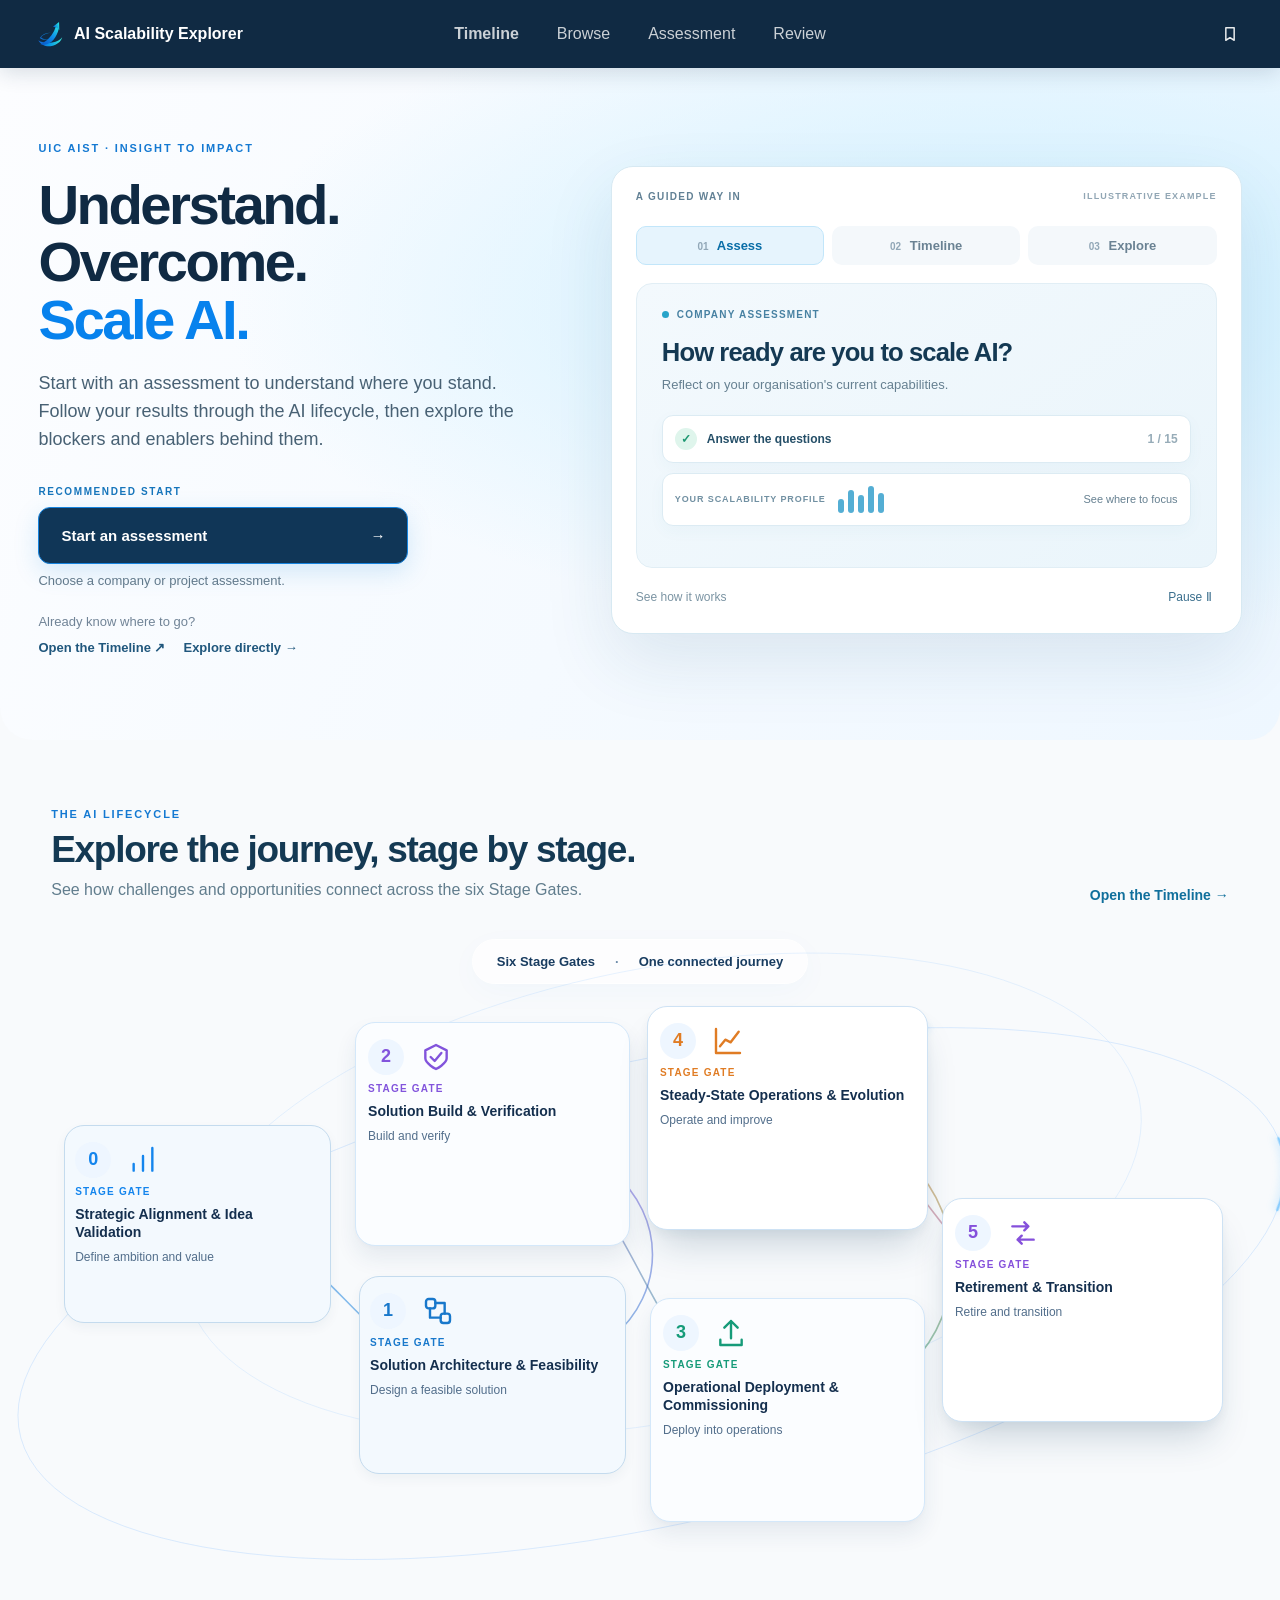
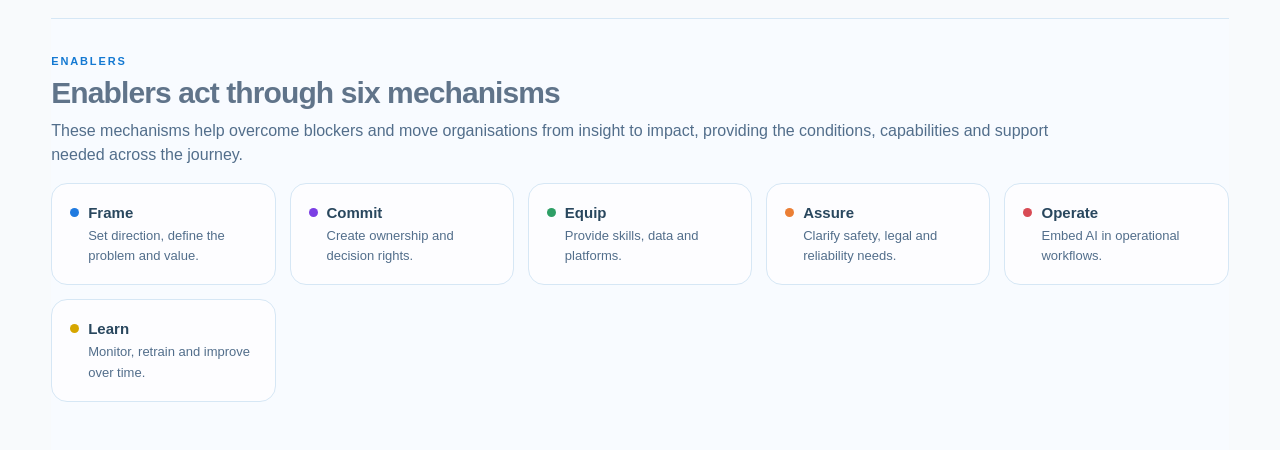
<file: index.html>
<!doctype html>
<html lang="en">
<head>
  <meta charset="utf-8" />
  <meta name="viewport" content="width=device-width, initial-scale=1" />
  <meta name="color-scheme" content="light" />
  <title>AI Scalability Explorer</title>
  <script src="dependencies.js?v=20261002-stage-map"></script>
  <script src="stage-dependencies.js?v=20261002-stage-map"></script>
  <script src="validation.js?v=20261123-single-master"></script>
  <script src="readiness.js?v=20261012-review"></script>
  <link rel="stylesheet" href="readiness.css?v=20261012-review" />
  <link rel="stylesheet" href="validation.css?v=20261007-review" />
  <style>
:root {
  --navy: #102a43;
  --navy-2: #173f5f;
  --ink: #172b3a;
  --muted: #64748b;
  --line: #dde6ee;
  --line-2: #edf2f6;
  --surface: #ffffff;
  --surface-soft: #f7fafc;
  --blue: #1479d2;
  --blue-soft: #eaf4ff;
  --shadow: 0 10px 35px rgba(16, 42, 67, .08);
  --frame: #1f7ae0;
  --commit: #7b3fe4;
  --equip: #2e9f66;
  --assure: #eb7f35;
  --operate: #d84b55;
  --learn: #d6a600;
  --radius-lg: 22px;
  --radius: 15px;
  --radius-sm: 10px;
}

* { box-sizing: border-box; }
html { scroll-behavior: smooth; }
body {
  margin: 0;
  font-family: Inter, ui-sans-serif, -apple-system, BlinkMacSystemFont, "Segoe UI", sans-serif;
  color: var(--ink);
  background: #f8fafc;
  -webkit-font-smoothing: antialiased;
}
button, input, select { font: inherit; }
button { color: inherit; }
.svg-sprite { position: absolute; overflow: hidden; }

.topbar {
  height: 68px;
  background: var(--navy);
  color: white;
  display: grid;
  grid-template-columns: 1fr auto 1fr;
  align-items: center;
  gap: 20px;
  padding: 0 30px;
  position: sticky;
  top: 0;
  z-index: 50;
  box-shadow: 0 4px 22px rgba(15, 42, 67, .16);
}
.brand {
  display: inline-flex;
  align-items: center;
  gap: 10px;
  border: 0;
  color: white;
  background: none;
  font-weight: 700;
  cursor: pointer;
  justify-self: start;
}
.brand-mark {
  width: 28px;
  height: 28px;
  position: relative;
  display: inline-block;
  flex: 0 0 auto;
  background: url("assets/ai-scalability-logo-v2.svg") center/contain no-repeat;
}
.brand-mark span { display:none; }
.brand > span:last-child { display:inline-block !important; color:#fff; visibility:visible; opacity:1; white-space:nowrap; }
.main-nav { display: flex; height: 100%; align-items: stretch; gap: 8px; }
.main-nav button, .main-nav .timeline-nav-link {
  border: 0;
  background: none;
  color: rgba(255,255,255,.78);
  padding: 0 15px;
  cursor: pointer;
  position: relative;
  display: flex;
  align-items: center;
  text-decoration: none;
}
.main-nav button:hover, .main-nav button.active, .main-nav .timeline-nav-link:hover { color: white; }
.main-nav .timeline-nav-link.nav-timeline-pill {
  align-self: center;
  height: 38px;
  margin-right: 6px;
  padding: 0 18px;
  border-radius: 20px;
  background: rgba(255,255,255,.14);
  font-weight: 750;
  color: white;
}
.main-nav .timeline-nav-link.nav-timeline-pill:hover { background: rgba(255,255,255,.22); }
.main-nav .timeline-nav-link.nav-timeline-pill::after { content: none; }
.main-nav button.active::after, .main-nav .timeline-nav-link.active::after {
  content: "";
  position: absolute;
  height: 3px;
  left: 15px;
  right: 15px;
  bottom: 0;
  background: #45a3ff;
  border-radius: 3px 3px 0 0;
}
.topbar-actions { justify-self: end; display: flex; align-items: center; gap: 6px; }
.icon-btn {
  width: 40px;
  height: 40px;
  border: 0;
  border-radius: 10px;
  background: transparent;
  color: rgba(255,255,255,.9);
  cursor: pointer;
  position: relative;
  display: grid;
  place-items: center;
}
.icon-btn:hover { background: rgba(255,255,255,.09); }
.icon-btn svg { width: 20px; height: 20px; }
.count-dot {
  position: absolute;
  right: 2px;
  top: 2px;
  min-width: 17px;
  height: 17px;
  padding: 0 4px;
  display: grid;
  place-items: center;
  border-radius: 9px;
  background: #43a0f5;
  color: white;
  font-size: 10px;
  font-weight: 800;
  border: 2px solid var(--navy);
}

#app { min-height: calc(100vh - 68px); }
.page {
  width: min(1180px, calc(100% - 42px));
  margin: 0 auto;
  padding: 54px 0 80px;
}
.page.narrow { width: min(920px, calc(100% - 42px)); }
.eyebrow {
  margin: 0 0 10px;
  font-size: 11px;
  text-transform: uppercase;
  letter-spacing: .17em;
  font-weight: 800;
  color: var(--blue);
}
h1, h2, h3, p { margin-top: 0; }
h1 { font-size: clamp(36px, 5vw, 62px); line-height: .98; letter-spacing: -.045em; color: #102a43; }
h2 { font-size: clamp(30px, 3vw, 42px); line-height: 1.08; letter-spacing: -.03em; color: #102a43; }
h3 { font-size: 18px; color: #17334c; }
.lead { font-size: 18px; line-height: 1.62; color: #486174; max-width: 680px; }
.subtle { color: var(--muted); line-height: 1.55; }

.hero {
  margin-top: -54px;
  padding-top: 70px;
  padding-bottom: 56px;
  min-height: 470px;
  position: relative;
  overflow: hidden;
  background:
    radial-gradient(circle at 78% 24%, rgba(69,163,255,.16), transparent 24%),
    radial-gradient(circle at 64% 55%, rgba(46,159,102,.10), transparent 24%),
    linear-gradient(135deg, #fafdff 0%, #f4f8fb 58%, #edf5fb 100%);
  border-radius: 0 0 32px 32px;
}
.hero::after {
  content: "";
  position: absolute;
  width: 720px;
  height: 260px;
  right: -80px;
  top: 90px;
  border: 2px solid rgba(20,121,210,.16);
  border-left-color: transparent;
  border-bottom-color: transparent;
  border-radius: 50%;
  transform: rotate(-8deg);
}
.hero-inner { width: min(1180px, calc(100% - 42px)); margin: 0 auto; position: relative; z-index: 1; }
.hero-copy { max-width: 640px; }
.hero h1 { max-width: 610px; margin-bottom: 22px; }
.home-cards {
  width: min(1180px, calc(100% - 42px));
  margin: -92px auto 0;
  position: relative;
  z-index: 3;
  display: grid;
  grid-template-columns: repeat(3, 1fr);
  gap: 16px;
}
.entry-card, .domain-card, .path-card {
  border: 1px solid var(--line);
  background: rgba(255,255,255,.98);
  border-radius: var(--radius);
  box-shadow: 0 8px 24px rgba(16,42,67,.04);
  transition: transform .2s ease, box-shadow .2s ease, border-color .2s ease;
}
.entry-card {
  min-height: 210px;
  padding: 26px;
  text-align: left;
  cursor: pointer;
  display: flex;
  flex-direction: column;
}
.entry-card:hover, .domain-card:hover, .path-card:hover {
  transform: translateY(-2px);
  box-shadow: var(--shadow);
  border-color: #c9d9e7;
}
.entry-icon, .domain-icon {
  width: 44px;
  height: 44px;
  border-radius: 50%;
  background: var(--blue-soft);
  color: var(--blue);
  display: grid;
  place-items: center;
  font-weight: 800;
  margin-bottom: 22px;
}
.entry-card p { color: var(--muted); line-height: 1.5; margin-bottom: 20px; }
.card-link { margin-top: auto; color: var(--blue); font-weight: 750; font-size: 14px; }
.framework-strip {
  width: min(1180px, calc(100% - 42px));
  margin: 34px auto 70px;
  padding: 22px 4px;
}
.framework-title { font-size: 12px; font-weight: 750; color: #60748a; margin-bottom: 14px; }
.mechanism-row { display: flex; flex-wrap: wrap; gap: 10px 18px; }
.mechanism-mini { display: inline-flex; align-items: center; gap: 7px; font-size: 13px; font-weight: 720; color: #42596d; }
.mechanism-dot { width: 9px; height: 9px; border-radius: 50%; background: var(--mech); }

.mechanism-explainer-grid {
  display: grid;
  grid-template-columns: repeat(3, minmax(0,1fr));
  gap: 10px;
}
.mechanism-explainer {
  --mech: var(--blue);
  border: 1px solid var(--line);
  background: rgba(255,255,255,.88);
  border-radius: 12px;
  padding: 12px 13px;
  display: grid;
  grid-template-columns: auto 1fr;
  gap: 3px 9px;
  align-items: start;
}
.mechanism-explainer .mechanism-dot { margin-top: 4px; }
.mechanism-explainer strong {
  color: #29475e;
  font-size: 12px;
  line-height: 1.2;
}
.mechanism-explainer small {
  grid-column: 2;
  color: #718595;
  font-size: 10.5px;
  line-height: 1.35;
}


.hero-grid { display: grid; grid-template-columns: minmax(0,440px) minmax(0,1fr); align-items: center; gap: 40px; }
.hero-actions { display: flex; align-items: center; gap: 22px; margin-top: 30px; flex-wrap: wrap; }
.hero-cta {
  display: inline-flex;
  align-items: center;
  gap: 10px;
  background: var(--navy);
  color: #fff;
  text-decoration: none;
  padding: 15px 24px;
  border-radius: 14px;
  font-weight: 750;
  font-size: 15px;
  box-shadow: 0 14px 30px rgba(16,42,67,.22);
  transition: transform .18s ease, box-shadow .18s ease, background .18s ease;
}
.hero-cta:hover { background: var(--navy-2); transform: translateY(-2px); box-shadow: 0 18px 36px rgba(16,42,67,.28); }
.hero-cta-arrow { display: inline-block; transition: transform .18s ease; }
.hero-cta:hover .hero-cta-arrow { transform: translateX(3px); }
.hero-secondary {
  border: 0;
  background: none;
  color: var(--muted);
  font-weight: 650;
  font-size: 14px;
  cursor: pointer;
  padding: 0;
  text-decoration: underline;
  text-underline-offset: 3px;
  text-decoration-color: var(--line);
}
.hero-secondary:hover { color: var(--ink); text-decoration-color: var(--muted); }

.hero-visual { position: relative; }
.hero-visual svg { width: 100%; height: auto; display: block; overflow: visible; }
.hero-visual-tag {
  position: absolute;
  right: 4px;
  bottom: -10px;
  background: rgba(16,42,67,.92);
  color: #fff;
  font-size: 11.5px;
  font-weight: 700;
  padding: 7px 14px;
  border-radius: 20px;
  box-shadow: 0 10px 24px rgba(16,42,67,.22);
}
.hv-card { fill: rgba(255,255,255,.98); stroke: var(--line); stroke-width: 1; }
.hv-card-selected { fill: rgba(255,255,255,.98); stroke: var(--blue); stroke-width: 2; filter: drop-shadow(0 12px 22px rgba(20,121,210,.16)); }
.hv-chip { fill: rgba(255,255,255,.98); }
.hv-num-circle { fill: var(--blue-soft); }
.hv-num-text { fill: var(--blue); font-weight: 800; font-size: 13px; text-anchor: middle; }
.hv-heading { fill: var(--ink); font-weight: 800; font-size: 12.5px; }
.hv-title { fill: var(--ink); font-weight: 750; font-size: 13px; }
.hv-muted { fill: var(--muted); font-size: 10px; }
.hv-kicker { fill: var(--blue); font-weight: 800; font-size: 9.5px; letter-spacing: .04em; }
.hv-chip-title { fill: var(--ink); font-weight: 700; font-size: 10.5px; }
.hv-crumb-bg { fill: var(--blue-soft); }
.hv-crumb-text { fill: var(--blue); font-weight: 800; font-size: 10.5px; }
.hv-frame-line { stroke: var(--frame); }
.hv-frame-fill { fill: var(--frame); }
.hv-frame-text { fill: var(--frame); font-weight: 850; font-size: 9px; letter-spacing: .05em; }
.hv-commit-line { stroke: var(--commit); }
.hv-commit-fill { fill: var(--commit); }
.hv-commit-text { fill: var(--commit); font-weight: 850; font-size: 9px; letter-spacing: .05em; }
.hv-equip-line { stroke: var(--equip); }
.hv-equip-fill { fill: var(--equip); }
.hv-equip-text { fill: var(--equip); font-weight: 850; font-size: 9px; letter-spacing: .05em; }
.hv-edge { fill: none; stroke: #c3d5e0; stroke-width: 2; }
.hv-edge-anim { stroke-dasharray: 420; stroke-dashoffset: 420; animation: hvDraw .85s ease forwards; }
.hv-edge-1 { animation-delay: .1s; }
.hv-edge-2 { animation-delay: .45s; }
.hv-edge-3 { animation-delay: .55s; }
.hv-edge-4 { animation-delay: .65s; }
@keyframes hvDraw { to { stroke-dashoffset: 0; } }
@media (prefers-reduced-motion: reduce) {
  .hv-edge-anim { animation: none; stroke-dashoffset: 0; }
}

.explore-more { width: min(1180px, calc(100% - 42px)); margin: 12px auto 0; }
.explore-more-head { display: flex; align-items: baseline; justify-content: space-between; gap: 16px; margin-bottom: 16px; }
.explore-more-head h2 { font-size: 17px; margin: 0; }
.explore-more-head p { margin: 0; color: var(--muted); font-size: 13px; }
.home-cards.home-cards--secondary { width: auto; margin: 0; position: static; grid-template-columns: repeat(3, 1fr); }
.home-cards--secondary .entry-card { min-height: auto; padding: 20px 22px; }
.home-cards--secondary .entry-icon { width: 34px; height: 34px; margin-bottom: 12px; font-size: 13px; }
.home-cards--secondary h3 { font-size: 15px; margin: 0 0 5px; }
.home-cards--secondary p { font-size: 12.5px; margin-bottom: 10px; line-height: 1.45; }

.page-head { display: flex; align-items: flex-start; justify-content: space-between; gap: 30px; margin-bottom: 34px; }
.page-head h2 { margin-bottom: 8px; }
.path-grid { display: grid; grid-template-columns: repeat(2, minmax(0,1fr)); gap: 18px; margin: 36px 0 36px; }
.path-card { padding: 30px; min-height: 210px; cursor: pointer; text-align: left; }
.path-card .path-visual { width: 54px; height: 54px; border-radius: 17px; display:grid; place-items:center; background:#eef6fd; color: var(--blue); margin-bottom: 35px; font-weight: 850; }
.path-card p { color: var(--muted); line-height: 1.5; }
.path-card.disabled { cursor: default; opacity: .58; }
.path-card.disabled:hover { transform:none; box-shadow:none; border-color:var(--line); }
.browse-all { display: grid; grid-template-columns: 1fr auto 1fr; gap: 16px; align-items: center; margin-top: 22px; }
.browse-all::before, .browse-all::after { content:""; height:1px; background:var(--line); }
.browse-label { font-size: 11px; text-transform: uppercase; letter-spacing: .16em; color: #7a8c9e; font-weight:800; }
.secondary-actions { display:flex; gap:12px; justify-content:center; margin-top:14px; flex-wrap:wrap; }
.outline-btn, .ghost-btn, .primary-btn, .back-btn, .filter-btn {
  border-radius: 10px;
  padding: 10px 15px;
  font-weight: 720;
  cursor: pointer;
}
.outline-btn { border: 1px solid #cbdbe8; background: white; color: #185a91; }
.outline-btn:hover { border-color:#8fb9d9; background:#f8fcff; }
.ghost-btn { border: 0; background: transparent; color: var(--blue); }
.primary-btn { border:0; background:var(--blue); color:white; box-shadow:0 7px 18px rgba(20,121,210,.18); }
.primary-btn:hover { background:#0d6cbc; }
.back-btn { border:0; background:transparent; color: var(--blue); padding-left:0; display:inline-flex; align-items:center; gap:6px; }
.back-btn svg { width:17px; height:17px; }

.domain-grid { display:grid; grid-template-columns:repeat(3,minmax(0,1fr)); gap:16px; }
.domain-card { padding: 24px; min-height: 190px; cursor:pointer; text-align:left; display:flex; flex-direction:column; }
.domain-card h3 { margin-bottom:10px; }
.domain-card p { color: var(--muted); line-height:1.5; }
.domain-card .chev { margin-top:auto; align-self:flex-end; color:var(--blue); }
.domain-card .chev svg { width:19px; height:19px; }
.domain-card.not-loaded { opacity:.62; }
.domain-card.not-loaded:hover { opacity:.8; }

.domain-title-row { display:flex; align-items:flex-start; justify-content:space-between; gap:24px; margin-bottom:26px; }
.domain-heading { display:flex; gap:16px; align-items:flex-start; }
.domain-heading .domain-icon { flex:0 0 auto; margin:0; }
.domain-heading h2 { margin-bottom:8px; }
.filter-btn { border:1px solid #bcd7ec; background:white; color:#1768a6; display:inline-flex; gap:8px; align-items:center; }
.filter-btn svg { width:17px; height:17px; }
.active-context { display:flex; flex-wrap:wrap; gap:8px; margin: -4px 0 22px; }
.context-chip { border-radius:20px; background:#eef6fd; color:#245e8b; font-size:12px; font-weight:700; padding:7px 10px; }

.blocker-list { display:flex; flex-direction:column; gap:10px; }
.blocker-card { border:1px solid var(--line); background:white; border-radius:13px; overflow:hidden; transition:border-color .18s ease, box-shadow .18s ease; }
.blocker-card.open { border-color:#bdd8ec; box-shadow:0 9px 25px rgba(16,42,67,.05); }
.blocker-summary { width:100%; border:0; background:white; text-align:left; padding:20px 22px; display:grid; grid-template-columns:1fr auto; gap:18px; cursor:pointer; }
.blocker-title-line { display:flex; align-items:center; flex-wrap:wrap; gap:9px; margin-bottom:5px; }
.blocker-title-line strong { color:#17334c; font-size:16px; }
.stage-badge { display:inline-flex; border-radius:20px; background:#eef6fd; color:#1769aa; font-size:11px; font-weight:780; padding:5px 8px; }
.blocker-statement { color:#657a8c; line-height:1.48; margin:0; font-size:14px; }
.chevron { color:#4f7b9b; transition:transform .2s; align-self:center; }
.blocker-card.open .chevron { transform:rotate(90deg); }
.chevron svg { width:19px; height:19px; }
.blocker-detail { padding:0 22px 24px; border-top:1px solid var(--line-2); }
.detail-actions { display:flex; justify-content:flex-end; padding:12px 0 4px; }
.save-btn { border:0; background:transparent; color:#486b84; cursor:pointer; display:inline-flex; align-items:center; gap:6px; padding:7px 9px; border-radius:8px; }
.save-btn:hover { background:#f3f8fb; }
.save-btn.saved { color:var(--blue); background:#eef6fd; }
.save-btn svg { width:17px; height:17px; }
.detail-grid { display:grid; grid-template-columns:1fr 1fr; gap:14px; margin:12px 0 16px; }
.detail-panel { border:1px solid var(--line-2); background:#fbfdfe; border-radius:12px; padding:16px; }
.detail-label { font-size:12px; font-weight:800; color:#28465d; margin-bottom:7px; }
.detail-panel p { color:#5f7486; line-height:1.55; margin:0; font-size:13.5px; }
.meta-row { display:grid; grid-template-columns:1.2fr .8fr 1fr; gap:12px; padding:13px 0 20px; border-bottom:1px solid var(--line-2); }
.meta-item small { display:block; color:#8292a1; font-weight:700; font-size:10px; text-transform:uppercase; letter-spacing:.08em; margin-bottom:5px; }
.meta-item span { font-size:12.5px; color:#456075; line-height:1.4; }
.enable-head { display:flex; justify-content:space-between; gap:18px; align-items:center; margin:22px 0 15px; }
.enable-head h3 { margin:0; font-size:16px; }
.mechanism-chips { display:flex; gap:7px; flex-wrap:wrap; }
.mech-chip { border-radius:20px; padding:6px 10px; background: color-mix(in srgb, var(--mech) 10%, white); color:var(--mech); font-size:11px; font-weight:800; }
.enabler-group { margin-top:13px; }
.enabler-group-title { display:flex; align-items:center; gap:7px; color:var(--equip); font-size:12px; font-weight:820; margin:0 0 8px; }
.enabler-group-title::before { content:""; width:8px; height:8px; border-radius:50%; background:currentColor; }
.enabler-list { display:flex; flex-direction:column; gap:7px; }
.enabler-card { border:1px solid var(--line); border-radius:10px; background:white; overflow:hidden; }
.enabler-summary { width:100%; border:0; background:white; padding:14px 15px; text-align:left; display:grid; grid-template-columns:1fr auto; gap:16px; cursor:pointer; }
.enabler-summary strong { display:block; color:#19364e; margin-bottom:5px; font-size:13.5px; }
.enabler-summary p { margin:0; color:#6a7f90; line-height:1.45; font-size:12.5px; }
.enabler-detail { padding:0 15px 16px; border-top:1px solid var(--line-2); }
.enabler-detail-grid { display:grid; grid-template-columns:1fr 1fr; gap:12px; padding-top:14px; }
.mini-section { background:#fafcfd; border-radius:9px; padding:12px; border:1px solid var(--line-2); }
.mini-section b { display:block; font-size:11px; color:#38556b; margin-bottom:6px; }
.mini-section p { margin:0; color:#64798a; line-height:1.5; font-size:12px; }
.enabler-stakeholders { margin-top:10px; color:#6a7f90; font-size:12px; line-height:1.5; }
.relevance-btn { border:0; padding:9px 0 0; background:transparent; color:var(--blue); font-size:12px; font-weight:750; cursor:pointer; }
.rationale { margin:9px 0 0; padding:11px 12px; background:#f2f8fd; border-left:3px solid #8ec3ed; color:#587185; font-size:12px; line-height:1.5; border-radius:0 8px 8px 0; }
.show-more { border:0; background:transparent; color:var(--blue); font-weight:730; font-size:12px; cursor:pointer; margin:9px 0 0 10px; }
.empty-state { border:1px dashed #cddae4; border-radius:14px; padding:34px; text-align:center; color:#6c8192; background:#fbfdfe; }

.role-modal, .search-modal, .filter-drawer {
  position:fixed;
  inset:0;
  background:rgba(9,28,43,.36);
  z-index:100;
  display:flex;
  align-items:center;
  justify-content:center;
  padding:20px;
  backdrop-filter: blur(4px);
}
.modal-card { width:min(650px,100%); max-height:min(760px,calc(100vh - 40px)); overflow:auto; background:white; border-radius:18px; box-shadow:0 26px 80px rgba(9,28,43,.24); padding:26px; }
.modal-head { display:flex; justify-content:space-between; gap:18px; align-items:flex-start; margin-bottom:18px; }
.modal-head h3 { margin-bottom:7px; font-size:22px; }
.close-modal { border:0; width:38px; height:38px; border-radius:9px; background:#f3f6f8; cursor:pointer; display:grid; place-items:center; }
.close-modal svg { width:18px; height:18px; }
.check-list { display:grid; grid-template-columns:1fr 1fr; gap:9px; margin:18px 0 24px; }
.check-item { border:1px solid var(--line); border-radius:10px; padding:12px 13px; display:flex; gap:9px; align-items:flex-start; cursor:pointer; }
.check-item input { margin-top:2px; accent-color:var(--blue); }
.check-item span { font-size:13px; color:#425e73; }
.modal-actions { display:flex; justify-content:flex-end; gap:10px; }

.filter-drawer { justify-content:flex-end; padding:0; }
.drawer { width:min(420px,100%); height:100%; background:white; padding:26px; box-shadow:-20px 0 65px rgba(9,28,43,.18); overflow:auto; }
.filter-section { padding:18px 0; border-bottom:1px solid var(--line-2); }
.filter-section label { display:block; font-weight:780; color:#27445b; margin-bottom:10px; font-size:13px; }
.filter-section select { width:100%; border:1px solid #cddbe5; border-radius:9px; padding:10px 11px; background:white; color:#425c70; }
.filter-section .check-list { grid-template-columns:1fr; margin:8px 0 0; }
.disabled-filter { color:#8a99a6; font-size:12px; line-height:1.5; background:#f7f9fb; padding:11px; border-radius:9px; }

.search-input-wrap { position:relative; margin:10px 0 18px; }
.search-input-wrap svg { position:absolute; left:13px; top:50%; transform:translateY(-50%); width:18px; height:18px; color:#7890a3; }
.search-input-wrap input { width:100%; border:1px solid #cbd9e4; border-radius:11px; padding:13px 14px 13px 42px; font-size:15px; outline:none; }
.search-input-wrap input:focus { border-color:#75add8; box-shadow:0 0 0 3px #edf7ff; }
.search-tabs { display:flex; gap:8px; margin-bottom:17px; }
.search-tab { border:1px solid #d7e2ea; background:#fff; border-radius:18px; padding:6px 11px; cursor:pointer; color:#5d7386; font-size:12px; font-weight:760; }
.search-tab.active { background:#eaf4ff; color:#1768a6; border-color:#bcd9ef; }
.search-section { margin-top:16px; }
.search-section h4 { margin:0 0 8px; color:#29475e; }
.search-result { border-top:1px solid var(--line-2); padding:12px 2px; cursor:pointer; }
.search-result strong { display:block; color:#17364f; margin-bottom:4px; font-size:13px; }
.search-result span { color:#738697; font-size:12px; line-height:1.4; }

.maturity-options { display:grid; grid-template-columns:1fr 1fr; gap:16px; margin-top:28px; }
.maturity-card { border:1px solid var(--line); border-radius:15px; background:white; padding:25px; min-height:170px; }
.maturity-card h3 { font-size:18px; }
.mockup-note { margin-top:26px; border-radius:13px; background:#f1f7fc; border:1px solid #d6e9f7; padding:18px; color:#557086; line-height:1.55; }

.prototype-badge{display:inline-flex;border-radius:20px;padding:5px 8px;background:#eef7fd;color:#2675a8;font-size:10px;font-weight:800;text-transform:uppercase;letter-spacing:.08em;margin-bottom:14px}
.maturity-card-featured{border-color:#bcd9eb;box-shadow:0 12px 32px rgba(28,85,123,.07)}
.muted-card{background:#fbfcfd}.assessment-card-actions{display:flex;gap:9px;flex-wrap:wrap;margin-top:20px}.text-action{display:block;margin-top:15px;border:0;background:transparent;color:var(--blue);padding:0;cursor:pointer;font-weight:750}.coming-soon{display:inline-block;margin-top:20px;color:#8b9aa5;font-size:12px;font-weight:750}
.assessment-shell{max-width:900px;margin:0 auto;padding-top:34px}.assessment-topline{display:flex;justify-content:space-between;align-items:center;color:#7c8f9d;font-size:12px}.assessment-progress{height:5px;background:#e9f0f4;border-radius:10px;overflow:hidden;margin:18px 0 10px}.assessment-progress i{display:block;height:100%;background:var(--blue);border-radius:10px;transition:width .25s ease}.assessment-question-meta{display:flex;justify-content:space-between;color:#7d909f;font-size:11px;font-weight:760;text-transform:uppercase;letter-spacing:.07em;margin-bottom:18px}
.assessment-question-card{background:white;border:1px solid #d7e4ec;border-radius:18px;padding:34px;box-shadow:0 16px 44px rgba(24,61,86,.06)}.assessment-question-card h2{font-size:25px;line-height:1.28;max-width:760px;margin-bottom:25px}.assessment-options{display:grid;grid-template-columns:1fr 1fr;gap:10px}.assessment-option{display:flex;gap:12px;align-items:flex-start;text-align:left;border:1px solid #d9e4eb;background:#fff;border-radius:12px;padding:15px;cursor:pointer;color:#27485e}.assessment-option:hover{border-color:#9ec4dc;background:#f9fcfe}.assessment-option.selected{border-color:#2d83bb;background:#eef8fe;box-shadow:0 0 0 3px rgba(45,131,187,.08)}.answer-radio{flex:0 0 auto;width:17px;height:17px;border:2px solid #b8c9d4;border-radius:50%;margin-top:2px}.assessment-option.selected .answer-radio{border:5px solid #2d83bb}.assessment-option strong{display:block;font-size:13px}.assessment-option small{display:block;color:#83949f;margin-top:3px;font-size:10.5px}
.assessment-trace{border-top:1px solid #e6edf2;margin-top:25px;padding-top:16px}.trace-toggle{border:0;background:transparent;color:#39789f;font-weight:760;padding:0;cursor:pointer}.trace-toggle span{display:inline-grid;place-items:center;width:18px;height:18px;border-radius:50%;background:#edf5fa;margin-left:5px}.trace-body{margin-top:13px;color:#718693;font-size:12px}.trace-blockers{display:flex;flex-wrap:wrap;gap:7px}.trace-blockers span{background:#f2f6f9;border:1px solid #e0e9ee;border-radius:18px;padding:6px 9px;color:#526e80;font-size:10.5px}.assessment-nav{display:flex;justify-content:space-between;margin-top:26px}.assessment-nav button:disabled{opacity:.4;cursor:not-allowed}
.assessment-results{max-width:980px;margin:0 auto}.results-head{display:grid;grid-template-columns:1fr auto;gap:30px;align-items:end}.result-summary{min-width:180px;background:#f0f7fb;border:1px solid #d6e8f2;border-radius:16px;padding:18px;text-align:center}.result-summary strong{display:block;font-size:34px;color:#1e6f9f}.result-summary span,.result-summary small{display:block;color:#688091}.result-summary span{font-weight:760;font-size:12px}.result-summary small{margin-top:5px;font-size:10.5px}.assessment-gate-list{display:grid;gap:9px;margin:30px 0}.assessment-gate-row{display:grid;grid-template-columns:44px 1fr auto;align-items:center;gap:14px;border:1px solid #dce6ec;background:white;border-radius:13px;padding:14px 16px}.gate-result-number{width:34px;height:34px;border-radius:50%;display:grid;place-items:center;background:#edf5fa;color:#2a739f;font-weight:850}.assessment-gate-row strong{display:block;color:#294b62;font-size:13px}.assessment-gate-row small{display:block;margin-top:3px;color:#8496a2;font-size:10.5px}.gate-result-badge{border-radius:18px;background:#f3f6f8;color:#68808f;padding:6px 9px;font-size:10px;font-weight:800}.assessment-gate-row.done{border-color:#c8e3d1;background:#fbfefc}.assessment-gate-row.done .gate-result-number,.assessment-gate-row.done .gate-result-badge{background:#e6f5ea;color:#398354}.assessment-gate-row.empty{opacity:.66}.results-actions{display:flex;gap:10px;flex-wrap:wrap}
@media(max-width:760px){.assessment-options{grid-template-columns:1fr}.assessment-question-card{padding:22px}.results-head{grid-template-columns:1fr}.assessment-gate-row{grid-template-columns:38px 1fr}.gate-result-badge{grid-column:2}.maturity-options{grid-template-columns:1fr}}

.selection-summary { display:flex; gap:8px; flex-wrap:wrap; margin:18px 0 28px; }
.stat-chip { background:#eef5fa; color:#49677e; border-radius:18px; padding:7px 10px; font-size:12px; font-weight:760; }
.selection-section { margin-top:30px; }
.selection-list { display:grid; gap:9px; }
.selection-item { border:1px solid var(--line); background:white; border-radius:11px; padding:16px; display:flex; justify-content:space-between; gap:18px; }
.selection-item strong { color:#17364f; font-size:14px; }
.selection-item small { display:block; margin-top:4px; color:#7a8d9d; }
.remove-btn { border:0; background:#f6f8fa; color:#617789; border-radius:8px; padding:7px 10px; cursor:pointer; }


.browse-section { margin-top:34px; }
.browse-section + .browse-section { margin-top:46px; }
.browse-section-head { display:flex; justify-content:space-between; align-items:flex-start; gap:18px; margin-bottom:12px; }
.browse-section-head h3 { margin:0; font-size:20px; }
.browse-section-head .eyebrow { margin-bottom:5px; }
.mechanism-filter-row { display:flex; gap:8px; flex-wrap:wrap; margin:8px 0 28px; padding-bottom:18px; border-bottom:1px solid var(--line); }
.mechanism-filter { border:1px solid #d6e2ea; background:white; color:#60778a; border-radius:20px; padding:8px 13px; font-size:12px; font-weight:780; cursor:pointer; }
.mechanism-filter:hover { border-color:#a9c7dc; }
.mechanism-filter.active { background:#edf6fd; color:#1768a6; border-color:#b8d8ee; }
.mechanism-filter.active:not([data-mechanism-filter="all"]) { color:var(--mech); background:color-mix(in srgb, var(--mech) 9%, white); border-color:color-mix(in srgb, var(--mech) 28%, white); }
.mechanism-section-head .subtle { margin:5px 0 0; max-width:690px; font-size:13px; }
.standalone-enabler { margin-bottom:8px; }
.related-blockers-wrap { margin-top:18px; padding-top:16px; border-top:1px solid var(--line-2); }
.related-blockers-wrap h4 { margin:0 0 12px; color:#28465d; font-size:13px; }
.related-domain { margin-top:14px; }
.related-domain-title { font-size:10px; text-transform:uppercase; letter-spacing:.08em; font-weight:800; color:#8796a3; margin-bottom:6px; }
.related-blocker { border:1px solid var(--line-2); background:#fbfdfe; border-radius:9px; padding:11px 12px; margin-top:6px; }
.related-blocker strong { display:block; color:#29485f; font-size:12.5px; }
.related-blocker .relevance-btn { padding-top:7px; }


/* Stage Gate explorer */
.stage-rail { position:relative; display:grid; grid-template-columns:repeat(6,minmax(0,1fr)); gap:0; margin:28px 0 34px; padding:6px 0; }
.stage-rail::before { content:""; position:absolute; left:8%; right:8%; top:27px; height:2px; background:#dbe7ef; z-index:0; }
.stage-step { position:relative; z-index:1; border:0; background:transparent; text-align:center; cursor:pointer; padding:0 7px; color:#6d8394; }
.stage-step-dot { width:43px; height:43px; margin:0 auto 10px; display:grid; place-items:center; border-radius:50%; border:2px solid #cbdbe6; background:white; color:#557185; font-weight:850; transition:.2s ease; }
.stage-step-copy { display:flex; flex-direction:column; gap:4px; }
.stage-step-copy strong { font-size:11px; line-height:1.25; color:#5c7283; }
.stage-step-copy small { font-size:10px; color:#95a3ae; }
.stage-step.active .stage-step-dot { background:var(--navy); border-color:var(--navy); color:white; box-shadow:0 0 0 6px #edf5fb; }
.stage-step.active .stage-step-copy strong { color:#153750; }
.stage-gate-focus { display:flex; align-items:flex-start; gap:16px; border:1px solid var(--line); background:white; border-radius:14px; padding:18px 20px; margin-bottom:18px; }
.stage-focus-number { flex:0 0 auto; background:#edf6fd; color:#1769aa; border-radius:10px; padding:8px 10px; font-size:12px; font-weight:850; }
.stage-gate-focus h3 { margin:0 0 5px; }
.stage-gate-focus p { margin:0; color:#6b7f90; font-size:13px; }

/* Blocker dependency layer */
.meta-row { grid-template-columns:repeat(4,minmax(0,1fr)); }
.dependency-inline { margin:18px 0 6px; border:1px solid var(--line-2); border-radius:12px; background:#fbfdfe; overflow:hidden; }
.dependency-toggle { width:100%; border:0; background:transparent; padding:14px 15px; display:flex; align-items:center; justify-content:space-between; gap:16px; cursor:pointer; text-align:left; }
.dependency-toggle strong { display:block; color:#29485f; font-size:13px; margin-bottom:3px; }
.dependency-toggle span:not(.chevron) { color:#7b8e9d; font-size:11.5px; }
.dependency-body { border-top:1px solid var(--line-2); padding:14px; display:grid; grid-template-columns:1fr 1fr; gap:14px; background:white; }
.dependency-column { min-width:0; }
.dependency-node { width:100%; border:1px solid #dce6ed; background:#fbfdfe; border-radius:9px; padding:10px 11px; margin-top:7px; text-align:left; cursor:pointer; display:flex; gap:9px; align-items:flex-start; }
.dependency-node:hover { border-color:#a9c9df; background:#f5faff; }
.dependency-node-stage { flex:0 0 auto; font-size:9px; font-weight:850; color:#2771a8; background:#eaf4fb; border-radius:10px; padding:4px 6px; }
.dependency-node strong { color:#36536a; font-size:11.5px; line-height:1.35; }
.dependency-empty { color:#8b9aa6; font-size:12px; margin:8px 0 0; }

/* Semantic-zoom timeline */
.timeline-page { width:min(1280px,calc(100% - 42px)); }
.tl-page-head { display:flex; align-items:flex-end; justify-content:space-between; gap:24px; margin-bottom:18px; }
.tl-page-head h2 { margin-bottom:7px; }
.tl-depth-note { display:flex; align-items:center; gap:8px; color:#8b9aa6; font-size:10px; text-transform:uppercase; letter-spacing:.12em; white-space:nowrap; }
.tl-depth-note i { width:75px; height:2px; display:block; background:linear-gradient(90deg,#cbdbe6,#1c78bb); }
.tl-breadcrumb { display:flex; align-items:center; flex-wrap:wrap; gap:7px; min-height:26px; margin:12px 0 16px; font-size:11.5px; color:#8494a1; }
.tl-breadcrumb button { border:0; background:transparent; color:#39749f; cursor:pointer; padding:2px 0; font:inherit; }
.tl-breadcrumb i { font-style:normal; color:#a8b4bd; }
.tl-rail-wrap { position:relative; margin:8px 0 28px; padding:8px 0 4px; overflow-x:auto; }
.tl-rail-line { position:absolute; left:7%; right:7%; top:31px; height:2px; background:linear-gradient(90deg,#c7d9e7,#a9c9df); }
.tl-rail { position:relative; z-index:1; min-width:860px; display:grid; grid-template-columns:repeat(6,1fr); }
.tl-gate { border:0; background:transparent; cursor:pointer; text-align:center; padding:0 9px; color:#748999; }
.tl-gate-dot { width:46px; height:46px; margin:0 auto 9px; display:grid; place-items:center; border-radius:50%; background:white; border:2px solid #c6d9e7; color:#5c778d; font-weight:850; transition:.2s ease; }
.tl-gate-label { display:block; font-size:11px; line-height:1.25; min-height:28px; color:#557083; }
.tl-gate small { display:block; margin-top:4px; font-size:9.5px; color:#99a7b1; }
.tl-gate:hover .tl-gate-dot { transform:translateY(-2px); border-color:#78add2; }
.tl-gate.active .tl-gate-dot { background:#173b56; border-color:#173b56; color:white; box-shadow:0 0 0 7px #edf5fb; transform:scale(1.05); }
.tl-gate.active .tl-gate-label { color:#163b56; font-weight:800; }
.tl-stage-area { min-height:350px; }
.reveal { animation:tlReveal .28s ease both; }
@keyframes tlReveal { from { opacity:0; transform:translateY(7px); } to { opacity:1; transform:none; } }
.tl-start-hint { max-width:560px; margin:65px auto 0; text-align:center; color:#728899; }
.tl-start-hint > span { display:inline-block; background:#edf6fd; color:#2673a9; border-radius:20px; padding:6px 10px; font-size:10px; font-weight:850; text-transform:uppercase; letter-spacing:.09em; margin-bottom:12px; }
.tl-start-hint h3 { font-size:24px; margin-bottom:8px; }
.tl-stage { padding-top:6px; }
.tl-stage-intro { display:grid; grid-template-columns:minmax(260px,.75fr) 1fr; gap:28px; align-items:end; margin-bottom:18px; padding:18px 2px; border-bottom:1px solid var(--line); }
.tl-stage-intro span { color:#2775aa; font-size:11px; font-weight:850; text-transform:uppercase; letter-spacing:.12em; }
.tl-stage-intro h3 { font-size:24px; margin:5px 0 0; }
.tl-stage-intro p { margin:0; color:#6c8192; line-height:1.55; }
.tl-blocker-cloud { display:grid; grid-template-columns:repeat(3,minmax(0,1fr)); gap:11px; }
.tl-blocker-node { border:1px solid #d9e5ed; background:white; border-radius:13px; padding:17px; text-align:left; cursor:pointer; min-height:135px; transition:.18s ease; box-shadow:0 4px 15px rgba(18,52,76,.025); }
.tl-blocker-node:hover { transform:translateY(-2px); border-color:#9fc5df; box-shadow:0 10px 28px rgba(18,52,76,.07); }
.tl-blocker-node > span { display:block; color:#2c78aa; font-size:9.5px; text-transform:uppercase; letter-spacing:.08em; font-weight:800; margin-bottom:8px; }
.tl-blocker-node strong { display:block; color:#203f57; font-size:13.5px; line-height:1.35; margin-bottom:7px; }
.tl-blocker-node small { color:#7b8d9a; line-height:1.4; font-size:11.2px; }
.tl-focus-kicker { text-align:center; color:#7f92a0; font-size:10px; font-weight:850; text-transform:uppercase; letter-spacing:.14em; margin:16px 0 20px; }
.tl-dependency-map { position:relative; display:grid; grid-template-columns:1fr minmax(280px,1.05fr) 1fr; gap:38px; align-items:center; padding:20px 0 34px; }
.tl-dependency-map::before { content:""; position:absolute; left:21%; right:21%; top:50%; height:1px; background:#c9dbe7; z-index:0; }
.tl-dep-side,.tl-center-wrap { position:relative; z-index:1; }
.tl-side-title { display:flex; align-items:center; gap:7px; margin-bottom:10px; color:#718696; font-size:10px; font-weight:850; text-transform:uppercase; letter-spacing:.09em; }
.tl-side-title span { width:24px; height:24px; display:grid; place-items:center; background:#eef5fa; border-radius:50%; color:#316f9b; }
.tl-dep-stack { display:flex; flex-direction:column; gap:7px; }
.tl-dep-node { border:1px solid #dbe6ed; background:white; border-radius:10px; padding:10px 11px; text-align:left; cursor:pointer; transition:.16s ease; }
.tl-dep-node:hover { border-color:#92bad5; transform:translateX(2px); }
.tl-upstream .tl-dep-node:hover { transform:translateX(-2px); }
.tl-dep-node span { display:block; color:#2d78aa; font-size:9px; font-weight:800; margin-bottom:4px; }
.tl-dep-node strong { color:#3b566a; font-size:11.5px; line-height:1.3; }
.tl-none { border:1px dashed #d8e3ea; border-radius:10px; padding:14px; color:#9aa7b0; font-size:11.5px; background:#fbfdfe; }
.tl-center-wrap { display:grid; place-items:center; }
.tl-center-node { width:100%; border:1px solid #9fc6e1; background:linear-gradient(180deg,#ffffff,#f7fbfe); border-radius:18px; padding:24px; cursor:pointer; text-align:left; box-shadow:0 14px 38px rgba(21,64,94,.10); transition:.2s ease; }
.tl-center-node:hover { transform:scale(1.015); box-shadow:0 18px 46px rgba(21,64,94,.14); }
.tl-center-node strong { display:block; color:#163b56; font-size:18px; line-height:1.3; margin:11px 0 8px; }
.tl-center-node p { color:#667e90; line-height:1.5; font-size:12.5px; margin-bottom:15px; }
.tl-center-node em { font-style:normal; color:#1675b8; font-size:11.5px; font-weight:800; }
.tl-detail { max-width:1050px; margin:0 auto; }
.tl-detail-hero { display:flex; justify-content:space-between; align-items:flex-start; gap:28px; padding:22px 0 20px; border-bottom:1px solid var(--line); }
.tl-detail-hero h2 { font-size:30px; margin:10px 0 8px; }
.tl-detail-hero p { color:#657d8f; line-height:1.55; max-width:760px; }
.tl-detail-badges { display:flex; gap:8px; align-items:center; color:#6f8595; font-size:11px; }
.tl-meta-grid { display:grid; grid-template-columns:repeat(2,minmax(0,1fr)); gap:10px; margin:8px 0 28px; }
.tl-meta-grid > div { background:#fafcfd; border:1px solid var(--line-2); border-radius:10px; padding:12px; }
.tl-meta-grid small { display:block; color:#8a99a5; text-transform:uppercase; letter-spacing:.08em; font-size:9px; font-weight:850; margin-bottom:4px; }
.tl-meta-grid span { color:#526d80; font-size:11.5px; line-height:1.4; }
.tl-mechanism-section { margin-top:34px; padding-top:26px; border-top:1px solid var(--line); }
.tl-section-heading { display:flex; align-items:flex-end; justify-content:space-between; gap:24px; margin-bottom:15px; }
.tl-section-heading h3 { margin-bottom:0; font-size:21px; }
.tl-section-heading > p { color:#7d8f9d; font-size:12px; max-width:390px; text-align:right; margin:0; }
.tl-mechanisms { display:grid; grid-template-columns:repeat(3,minmax(0,1fr)); gap:9px; }
.tl-mechanism { --mech:#397db0; border:1px solid #dbe5ec; background:white; border-radius:12px; padding:13px; text-align:left; cursor:pointer; display:grid; grid-template-columns:1fr auto; gap:4px 10px; transition:.17s ease; }
.tl-mechanism > span { color:var(--mech); font-size:12px; font-weight:850; }
.tl-mechanism b { color:var(--mech); font-size:11px; }
.tl-mechanism small { grid-column:1/-1; color:#7e909d; font-size:10.5px; line-height:1.35; }
.tl-mechanism:hover,.tl-mechanism.active { border-color:color-mix(in srgb,var(--mech) 42%,white); background:color-mix(in srgb,var(--mech) 6%,white); }
.tl-enabler-zone { margin-top:23px; }
.tl-enabler-zone-head { display:flex; align-items:baseline; gap:13px; margin-bottom:10px; }
.tl-enabler-zone-head > span { font-weight:850; font-size:14px; }
.tl-enabler-zone-head p { margin:0; color:#7b8d9a; font-size:11.5px; }
.tl-enabler-list { display:flex; flex-direction:column; gap:7px; }
.tl-enabler-card { border:1px solid var(--line); border-radius:11px; background:white; overflow:hidden; }
.tl-enabler-summary { width:100%; border:0; background:white; padding:14px 15px; display:grid; grid-template-columns:1fr auto; gap:15px; text-align:left; cursor:pointer; }
.tl-enabler-summary strong { display:block; color:#25465e; font-size:13px; margin-bottom:5px; }
.tl-enabler-summary p { color:#758896; margin:0; font-size:11.7px; line-height:1.4; }
.tl-enabler-summary > span { color:#3479aa; font-size:18px; }
.tl-enabler-detail { padding:0 15px 15px; border-top:1px solid var(--line-2); }
.tl-curiosity-hint { margin-top:17px; padding:15px; border:1px dashed #d5e2ea; border-radius:11px; color:#8a99a4; font-size:11.5px; text-align:center; background:#fbfdfe; }

.toast-root { position:fixed; right:22px; bottom:22px; z-index:120; display:flex; flex-direction:column; gap:9px; }
.toast { background:#153750; color:white; border-radius:10px; padding:11px 14px; box-shadow:0 12px 30px rgba(9,28,43,.2); font-size:13px; animation:toastIn .2s ease; }
@keyframes toastIn { from { opacity:0; transform:translateY(8px); } }

@media (max-width: 880px) {
  .topbar { grid-template-columns:1fr auto; padding:0 18px; }
  .main-nav { display:none; }
  .topbar-actions { grid-column:2; }
  .page, .hero-inner, .home-cards, .framework-strip, .explore-more { width:min(100% - 28px, 720px); }
  .home-cards { grid-template-columns:1fr; margin-top:-62px; }
  .home-cards.home-cards--secondary { grid-template-columns:1fr; }
  .mechanism-explainer-grid { grid-template-columns:1fr 1fr; }
  .entry-card { min-height:160px; }
  .hero-grid { grid-template-columns: 1fr; gap: 34px; }
  .hero-visual { order: 1; max-width: 420px; margin: 0 auto; }
  .hero-visual-tag { display: none; }
  .domain-grid { grid-template-columns:1fr 1fr; }
  .detail-grid, .meta-row, .enabler-detail-grid { grid-template-columns:1fr; }
  .check-list { grid-template-columns:1fr; }
}
@media (max-width: 600px) {
  .brand span:last-child { display:none; }
  .topbar { height:60px; }
  #app { min-height:calc(100vh - 60px); }
  .page { padding-top:36px; }
  .hero { margin-top:-36px; padding-top:48px; min-height:420px; }
  .hero h1 { font-size:42px; }
  .lead { font-size:16px; }
  .hero-actions { gap:14px; }
  .hero-cta { padding:13px 20px; font-size:14px; }
  .domain-grid, .path-grid, .maturity-options { grid-template-columns:1fr; }
  .mechanism-explainer-grid { grid-template-columns:1fr; }
  .page-head, .domain-title-row, .enable-head { flex-direction:column; align-items:stretch; }
  .blocker-summary { padding:17px; }
  .blocker-detail { padding:0 17px 20px; }
  .modal-card { padding:20px; }
}

@media (max-width: 880px) {
  .stage-rail { grid-template-columns:repeat(3,1fr); gap:18px 0; }
  .stage-rail::before { display:none; }
  .dependency-body { grid-template-columns:1fr; }
  .tl-page-head,.tl-detail-hero,.tl-section-heading { flex-direction:column; align-items:stretch; }
  .tl-blocker-cloud { grid-template-columns:1fr 1fr; }
  .tl-dependency-map { grid-template-columns:1fr; gap:18px; }
  .tl-dependency-map::before { display:none; }
  .tl-center-wrap { order:-1; }
  .tl-stage-intro { grid-template-columns:1fr; gap:8px; }
  .tl-mechanisms { grid-template-columns:1fr 1fr; }
}
@media (max-width: 600px) {
  .tl-blocker-cloud,.tl-mechanisms,.tl-meta-grid { grid-template-columns:1fr; }
  .tl-depth-note { display:none; }
  .stage-step-copy strong { font-size:10px; }
}
[hidden] { display: none !important; }
#app:focus { outline: none; }


/* UX-A11Y-REFINEMENT */
.main-nav .timeline-nav-link.nav-timeline-pill{
  align-self:stretch;height:auto;margin-right:0;padding:0 15px;border-radius:0;
  background:transparent;font-weight:650;color:rgba(255,255,255,.78)
}
.main-nav .timeline-nav-link.nav-timeline-pill:hover{background:transparent;color:#fff}
.main-nav .timeline-nav-link.nav-timeline-pill::after{content:none}
.icon-btn.active{background:rgba(255,255,255,.12);box-shadow:inset 0 0 0 1px rgba(255,255,255,.14)}
button:focus-visible,a:focus-visible,input:focus-visible,select:focus-visible,[tabindex]:focus-visible{
  outline:3px solid rgba(69,163,255,.58);outline-offset:3px
}
body.modal-open{overflow:hidden}
.home-cards--secondary .entry-card:nth-child(3){
  border-color:#b9d7ec;box-shadow:0 10px 28px rgba(20,121,210,.07)
}
.home-cards--secondary .entry-card:nth-child(3) .entry-icon{
  background:#e7f3fd;box-shadow:0 0 0 5px rgba(20,121,210,.05)
}
.entry-card:active,.domain-card:active,.path-card:active{transform:translateY(0)}
.stage-badge{
  display:inline-grid;place-items:center;min-width:28px;min-height:28px;border-radius:50%;
  background:#f1f6fa;color:#1769aa;border:1px solid #d5e5f0;font-size:11px;font-weight:820;
  padding:4px;flex:0 0 auto
}
.blocker-detail,.enabler-detail{animation:detailReveal .18s ease both}
@keyframes detailReveal{from{opacity:0;transform:translateY(-4px)}to{opacity:1;transform:none}}
.blocker-card.flash,.enabler-card.flash{animation:blockerFlash 1.35s ease both}
@keyframes blockerFlash{
  0%,100%{box-shadow:0 9px 25px rgba(16,42,67,.05)}
  35%{box-shadow:0 0 0 5px rgba(20,121,210,.10),0 12px 30px rgba(16,42,67,.08)}
}
.filter-btn.active{border-color:#77afd6;background:#f5fbff;box-shadow:inset 0 0 0 1px rgba(20,121,210,.06)}
.filter-btn.active::after{content:"";width:7px;height:7px;border-radius:50%;background:var(--blue)}
.search-result[role="button"]:hover,.search-result[role="button"]:focus-visible{background:#f5faff;border-radius:8px}
.search-result .stage-badge{margin-right:9px;vertical-align:middle}
.selection-main{min-width:0;cursor:pointer;border-radius:9px;padding:8px;margin:-8px}
.selection-main:hover,.selection-main:focus-visible{background:#f6fafc}
.selection-meta{display:flex;gap:7px;align-items:center;flex-wrap:wrap;margin-bottom:6px;color:#718595;font-size:10.5px}
.selection-item{align-items:center}
.remove-btn{min-height:40px;flex:0 0 auto}
.stage-rail{
  grid-template-columns:repeat(6,minmax(148px,1fr));overflow-x:auto;overscroll-behavior-inline:contain;
  scrollbar-width:thin;padding:6px 4px 12px
}
.stage-step.empty .stage-step-dot{border-style:dashed;background:#fbfcfd;color:#8b9aa6}
.stage-step.done .stage-step-dot{border-color:#95c7a6;background:#edf8f0;color:#367d4e}
.stage-step.done .stage-step-copy strong{color:#47765a}
.stage-step.active .stage-step-dot{border-style:solid}
@media(max-width:880px){
  .stage-rail{grid-template-columns:repeat(6,minmax(158px,1fr));gap:0}
  .stage-rail::before{display:block;left:79px;right:79px}
}
@media(max-width:760px){
  .topbar{grid-template-columns:auto minmax(0,1fr) auto;padding:0 12px;gap:6px}
  .brand>span:last-child{display:none}
  .main-nav{min-width:0;overflow-x:auto;overscroll-behavior-inline:contain;scrollbar-width:none;gap:0}
  .main-nav::-webkit-scrollbar{display:none}
  .main-nav button,.main-nav .timeline-nav-link{flex:0 0 auto;padding:0 9px;white-space:nowrap}
  .topbar-actions{min-width:0;gap:4px}
  .icon-btn{min-width:42px;min-height:42px}
}
@media(max-width:600px){
  .topbar{padding:0 10px;gap:5px}
  .main-nav button,.main-nav .timeline-nav-link{padding:0 8px;font-size:12px}
  .brand>span:last-child{display:none}
  .page{width:min(100% - 28px,1180px);padding-top:34px}
}
/* RESPONSIVE-HEADER */
@media(max-width:1180px){
  .topbar{grid-template-columns:minmax(150px,.9fr) minmax(0,1.35fr) auto;gap:10px;padding-inline:18px}
  .brand{min-width:0}
  .brand>span:last-child{font-size:clamp(12px,1.2vw,15px);overflow:hidden;text-overflow:ellipsis}
  .main-nav{min-width:0;gap:2px}
  .main-nav button,.main-nav .timeline-nav-link{padding-inline:clamp(7px,1vw,13px);font-size:clamp(11px,1.05vw,14px);white-space:nowrap}
  .topbar-actions{gap:5px}
}
@media(max-width:920px){
  .topbar{grid-template-columns:auto minmax(0,1fr) auto;padding-inline:12px;gap:6px}
  .brand>span:last-child{display:none!important}
  .main-nav{display:flex;min-width:0;overflow-x:auto;scrollbar-width:none;overscroll-behavior-inline:contain}
  .main-nav::-webkit-scrollbar{display:none}
  .main-nav button,.main-nav .timeline-nav-link{flex:0 0 auto;padding-inline:9px;font-size:12px}
  .topbar-actions{grid-column:auto}
}
@media(max-width:560px){
  .topbar{padding-inline:8px}
  .brand-mark{width:25px;height:25px}
  .main-nav button,.main-nav .timeline-nav-link{padding-inline:7px;font-size:11px}
  .icon-btn{min-width:36px;min-height:36px}
}

@media(prefers-reduced-motion:reduce){
  html{scroll-behavior:auto}
  *,*::before,*::after{
    animation-duration:.001ms!important;animation-iteration-count:1!important;
    transition-duration:.001ms!important;scroll-behavior:auto!important
  }
}

/* Community browser owns the remaining viewport; other pages retain their layout. */
.page.community-page{width:100%;max-width:none;padding:8px 16px 0;margin:0;height:calc(100dvh - 68px);display:flex;flex-direction:column}
.community-page-heading{display:flex;align-items:center;gap:20px;min-height:44px}.community-page-heading h2{margin:0;font-size:20px}.community-page-heading .back-btn{margin:0}
body:has(.community-page){height:100dvh;display:flex;flex-direction:column;overflow:hidden}body:has(.community-page) #app{flex:1;min-height:0;display:flex}body:has(.community-page) .page.community-page{height:auto;flex:1;min-height:0}
.community-page iframe{width:100%;flex:1;min-height:0;border:0}
@media(max-width:620px){.page.community-page{padding:0 4px;height:calc(100dvh - 60px)}.community-page-heading{padding:0 8px}}
</style>
  <link rel="stylesheet" href="dependencies.css" />
  <link rel="stylesheet" href="stage-dependencies.css?v=20261002-stage-map" />
<link rel="stylesheet" href="community-metadata.css" /><link rel="stylesheet" href="entry.css?v=20261123-guided">
  <link rel="stylesheet" href="review.css?v=20261029" />
</head>
<body>
  <svg class="svg-sprite" aria-hidden="true" width="0" height="0">
    <symbol id="i-search" viewBox="0 0 24 24"><circle cx="11" cy="11" r="6.5" fill="none" stroke="currentColor" stroke-width="1.8"/><path d="m16 16 4 4" fill="none" stroke="currentColor" stroke-width="1.8" stroke-linecap="round"/></symbol>
    <symbol id="i-bookmark" viewBox="0 0 24 24"><path d="M7 4.5h10v15l-5-3.1-5 3.1z" fill="none" stroke="currentColor" stroke-width="1.8" stroke-linejoin="round"/></symbol>
    <symbol id="i-chevron" viewBox="0 0 24 24"><path d="m9 6 6 6-6 6" fill="none" stroke="currentColor" stroke-width="1.8" stroke-linecap="round" stroke-linejoin="round"/></symbol>
    <symbol id="i-filter" viewBox="0 0 24 24"><path d="M4 6h16M7 12h10M10 18h4" fill="none" stroke="currentColor" stroke-width="1.8" stroke-linecap="round"/></symbol>
    <symbol id="i-back" viewBox="0 0 24 24"><path d="m14.5 5-7 7 7 7" fill="none" stroke="currentColor" stroke-width="1.8" stroke-linecap="round" stroke-linejoin="round"/></symbol>
    <symbol id="i-close" viewBox="0 0 24 24"><path d="m6 6 12 12M18 6 6 18" fill="none" stroke="currentColor" stroke-width="1.8" stroke-linecap="round"/></symbol>
  </svg>

  <header class="topbar">
    <button class="brand" id="brandBtn" aria-label="Go to homepage">
      <span class="brand-mark" aria-hidden="true"><span></span><span></span></span>
      <span>AI Scalability Explorer</span>
    </button>

    <nav class="main-nav" aria-label="Primary navigation">
      <a class="timeline-nav-link nav-timeline-pill" href="./timeline/">Timeline</a>
      <button data-route="explore">Browse</button>
      
      <a class="timeline-nav-link" href="./assessment-preview/">Assessment</a>
      <button data-route="review">Review</button>
      
      
    </nav>

    <div class="topbar-actions">
      <button class="icon-btn" id="selectionBtn" title="Saved items" aria-label="Saved items">
        <svg><use href="#i-bookmark"></use></svg>
        <span id="bookmarkCount" class="count-dot" hidden>0</span>
      </button>
      <button class="icon-btn" id="searchBtn" title="Search" aria-label="Search" hidden>
        <svg><use href="#i-search"></use></svg>
      </button>
    </div>
  </header>

  <main id="app" tabindex="-1"></main>

  <div id="modalRoot"></div>
  <div id="toastRoot" class="toast-root" aria-live="polite"></div>
<script>
const app = document.getElementById('app');
const modalRoot = document.getElementById('modalRoot');
const searchBtn = document.getElementById('searchBtn');
const selectionBtn = document.getElementById('selectionBtn');
const bookmarkCount = document.getElementById('bookmarkCount');
const brandBtn = document.getElementById('brandBtn');
const navButtons = [...document.querySelectorAll('[data-route]')];

const state = {
  data: null,
  route: 'home',
  domain: null,
  openBlocker: null,
  openEnablers: new Set(),
  expandedEnablerLimit: {},
  stakeholders: [],
  dimension: '',
  bookmarks: loadBookmarks(),
  searchType: 'all',
  allMechanism: 'all',
  stageGateView: 0,
  openDependencies: new Set(),
  timelineGate: null,
  timelineBlocker: null,
  timelineDetail: false,
  timelineMechanism: null
};

function loadBookmarks() {
  try { return JSON.parse(localStorage.getItem('aistExplorerBookmarks') || '{"blockers":[],"enablers":[]}'); }
  catch { return { blockers: [], enablers: [] }; }
}
function saveBookmarks() {
  localStorage.setItem('aistExplorerBookmarks', JSON.stringify(state.bookmarks));
  updateBookmarkCount();
}
function updateBookmarkCount() {
  const n = state.bookmarks.blockers.length + state.bookmarks.enablers.length;
  bookmarkCount.textContent = n;
  bookmarkCount.hidden = !n;
}
function icon(name, cls='') { return `<svg class="${cls}"><use href="#i-${name}"></use></svg>`; }
function escapeHtml(value='') {
  return String(value).replace(/[&<>'"]/g, c => ({'&':'&amp;','<':'&lt;','>':'&gt;',"'":'&#39;','"':'&quot;'}[c]));
}
function formatStakeholders(names) {
  return names.map((name, index) => index === 0 ? `<strong>${escapeHtml(name)}</strong>` : escapeHtml(name)).join(' · ');
}
function truncate(text, n=150) {
  const s = String(text || '');
  return s.length > n ? s.slice(0,n).trimEnd() + '…' : s;
}
function unique(arr) { return [...new Set(arr)].sort((a,b)=>a.localeCompare(b)); }
function toast(message) {
  const el = document.createElement('div');
  el.className = 'toast'; el.textContent = message;
  document.getElementById('toastRoot').appendChild(el);
  setTimeout(()=>el.remove(), 2200);
}

async function init() {
  if (window.__EXPLORER_DATA__) {
    state.data = window.__EXPLORER_DATA__;
  } else {
    const res = await fetch('data/explorer-data.json', {cache: 'no-cache'});
    state.data = await res.json();
  }
  updateBookmarkCount();
  bindGlobal();
  routeFromHash();
}

function bindGlobal() {
  brandBtn.addEventListener('click', ()=>navigate('home'));
  navButtons.forEach(btn => btn.addEventListener('click', ()=>navigate(btn.dataset.route)));
  selectionBtn.addEventListener('click', ()=>navigate('selection'));
  searchBtn.addEventListener('click', openSearch);
  window.addEventListener('hashchange', routeFromHash);
}

function navigate(route) {
  const map = { home:'#home', explore:'#explore', maturity:'#maturity', selection:'#selection', domains:'#communities', stage:'#stage-gates', domain:'#domain/data-foundations' };
  location.hash = map[route] || `#${route}`;
}
function routeFromHash() {
  if (location.hash === '#domains') { location.replace('#communities'); return; }
  const hash = location.hash || '#home';
  if (hash === '#timeline') {
    window.location.replace('./timeline/');
    return;
  }
  if (hash.startsWith('#domain/')) { state.route='domain'; state.domain=hash.split('/')[1]; }
  else state.route = hash === '#communities' ? 'domains' : hash.slice(1) || 'home';
  state.openBlocker = null;
  state.openEnablers.clear();
  state.openDependencies.clear();
  render();
}

function render() {
  searchBtn.hidden = !['explore','domains','domain','all-blockers','all-enablers','stage-gates'].includes(state.route);
  navButtons.forEach(btn => btn.classList.toggle('active', btn.dataset.route === (state.route === 'validate-dependencies' ? 'review' : state.route === 'stage-dependencies' ? 'dependencies' : state.route === 'home' ? '' : state.route === 'domain' || state.route === 'domains' || state.route === 'all-blockers' || state.route === 'all-enablers' || state.route === 'stage-gates' ? 'explore' : state.route)));
  const renderers = { review:renderReview, "project-readiness":()=>ProjectReadiness.mount(app,state.data,{openBlocker:focusBlocker}), "validate-dependencies":()=>DependencyValidation.mount(app), "stage-dependencies":renderStageDependencies, dependencies:renderDependencies, home:renderHome, explore:renderExplore, domains:renderDomains, domain:renderDomain, 'all-blockers':renderAllBlockers, 'all-enablers':renderAllEnablers, maturity:renderMaturity, selection:renderSelection, 'stage-gates':renderStageGates };
  (renderers[state.route] || renderHome)();
  app.focus({preventScroll:true});
}

function stageDependencyNavigation() {
  if (!['dependencies','stage-dependencies','validate-dependencies'].includes(state.route)) return;
  app.insertAdjacentHTML('afterbegin', `<nav class="dependency-views" aria-label="Dependency views"><a href="#dependencies" ${state.route==='dependencies'?'aria-current="page"':''}>By Blocker</a><a href="#stage-dependencies" ${state.route==='stage-dependencies'?'aria-current="page"':''}>By Stage Gate</a><a href="#validate-dependencies" ${state.route==='validate-dependencies'?'aria-current="page"':''}>Validate dependencies</a></nav>`);
}
function renderStageDependencies() {
  StageDependencies.mount(app, state.data, focusBlocker);
}
function renderDependencies() {
  DependencyExplorer.mount(app, state.data, focusBlocker);
}

function renderReview() {
  app.innerHTML = `<section class="review-hub">
    <p class="eyebrow">Review the toolkit</p>
    <h1>Help refine the framework.</h1>
    <p class="review-intro">Share your judgement on blocker dependencies and assessment questions.</p>
    <div class="review-links">
      <article><h2>Dependencies</h2><p>Review the current dependencies: does addressing blocker A require progress on blocker B?</p><a class="primary-btn" href="#validate-dependencies">Review dependencies →</a></article>
      <article><h2>Assessment questions</h2><p>Open a Company or Project assessment, then use <strong>Rate this question</strong> to review each question’s relevance and clarity.</p><p class="review-note">Question ratings are separate from your maturity answers and do not affect your score.</p><a class="primary-btn" href="./assessment-preview/">Review assessment questions →</a></article>
    </div>
  </section>`;
}

function renderHome() {
  const mechanismShort = {
    Frame: 'Set direction, define the problem and value.',
    Commit: 'Create ownership and decision rights.',
    Equip: 'Provide skills, data and platforms.',
    Assure: 'Clarify safety, legal and reliability needs.',
    Operate: 'Embed AI in operational workflows.',
    Learn: 'Monitor, retrain and improve over time.'
  };
  const mechs = state.data.mechanisms.map(m => `<div class="mechanism-explainer" style="--mech:var(--${m.key.toLowerCase()})"><span class="mechanism-dot"></span><strong>${m.key}</strong><small>${mechanismShort[m.key] || ''}</small></div>`).join('');
  app.innerHTML = `
    <section class="hero">
      <div class="hero-inner hero-grid">
        <div class="hero-copy">
          <p class="eyebrow">UIC AIST · Insight to impact</p>
          <h1>Understand.<br>Overcome.<br><span>Scale AI.</span></h1>
          <p class="lead">Start with an assessment to understand where you stand. Follow your results through the AI lifecycle, then explore the blockers and enablers behind them.</p>
          <div class="hero-actions">
            <div class="primary-entry"><span class="entry-recommended">RECOMMENDED START</span><a class="hero-cta" href="./assessment-preview/">Start an assessment <span aria-hidden="true">→</span></a><p>Choose a company or project assessment.</p></div>
            <div class="entry-shortcuts"><span>Already know where to go?</span><a href="./timeline/">Open the Timeline <span aria-hidden="true">↗</span></a><button data-entry="explore">Explore directly <span aria-hidden="true">→</span></button></div>
          </div>
        </div>
        <div class="hero-visual"><div class="intro-film" aria-label="How to use the Explorer">
          <div class="film-top"><span class="film-kicker">A GUIDED WAY IN</span><span class="film-example">ILLUSTRATIVE EXAMPLE</span></div>
          <div class="film-steps" role="group" aria-label="Explore the three steps">
            <button type="button" data-film-step="0" aria-pressed="true"><span>01</span> Assess</button>
            <button type="button" data-film-step="1" aria-pressed="false"><span>02</span> Timeline</button>
            <button type="button" data-film-step="2" aria-pressed="false"><span>03</span> Explore</button>
          </div>
          <div class="film-stage" aria-live="off">
            <div class="film-scene" data-scene="0"><div class="scene-heading"><span class="scene-dot"></span> COMPANY ASSESSMENT</div><div class="scene-question">How ready are you to scale AI?</div><p>Reflect on your organisation's current capabilities.</p><div class="scene-choice"><span class="choice-icon">✓</span><span>Answer the questions</span><span class="choice-count">1 / 15</span></div><div class="scene-result"><span>YOUR SCALABILITY PROFILE</span><div class="scene-bars"><i></i><i></i><i></i><i></i><i></i></div><small>See where to focus</small></div></div>
            <div class="film-scene" data-scene="1" hidden><div class="scene-heading"><span class="scene-dot"></span> FOLLOW YOUR RESULTS</div><div class="scene-question">See the bigger picture.</div><p>Follow your assessment through the AI lifecycle.</p><div class="scene-track"><span>ALIGN</span><span>DESIGN</span><span>BUILD</span><span>DEPLOY</span><span>OPERATE</span></div><div class="scene-marker"><span>●</span><div><strong>Find where challenges appear</strong><small>Understand them in context</small></div></div></div>
            <div class="film-scene" data-scene="2" hidden><div class="scene-heading"><span class="scene-dot"></span> EXPLORE CONNECTIONS</div><div class="scene-question">From insight to action.</div><p>Investigate how blockers connect to enablers.</p><div class="scene-network"><div><small>BLOCKER</small><strong>A challenge to scale</strong></div><span aria-hidden="true">→</span><div><small>ENABLER</small><strong>A way forward</strong></div></div><div class="scene-caption">Explore dependencies, context and practical actions.</div></div>
          </div>
          <div class="film-footer"><span>See how it works</span><button type="button" class="film-pause" aria-label="Pause animation">Pause <span aria-hidden="true">Ⅱ</span></button></div>
        </div></div>
      </div>
    </section>
    <section class="lifecycle-section"><div class="lifecycle-heading"><div><p class="eyebrow">THE AI LIFECYCLE</p><h2>Explore the journey, stage by stage.</h2><p>See how challenges and opportunities connect across the six Stage Gates.</p></div><a href="./timeline/" class="lifecycle-link">Open the Timeline <span aria-hidden="true">→</span></a></div><div class="lifecycle-art hero-visual">${timelinePreviewSvg()}</div></section>
    <section class="framework-strip">
      <p class="eyebrow">Enablers</p><h2 class="framework-title">Enablers act through six mechanisms</h2><p class="mechanism-intro">These mechanisms help overcome blockers and move organisations from insight to impact, providing the conditions, capabilities and support needed across the journey.</p>
      <div class="mechanism-explainer-grid">${mechs}</div>
    </section>`;
  mountJourneyConnections();
  mountIntroFilm();
  app.querySelectorAll('[data-entry]').forEach(btn => btn.addEventListener('click', () => {
    const action = btn.dataset.entry;
    if (action === 'role') openRolePicker(); else navigate(action);
  }));
}
function mountIntroFilm() {
  const film = app.querySelector('.intro-film');
  if (!film) return;
  const steps = [...film.querySelectorAll('[data-film-step]')];
  const scenes = [...film.querySelectorAll('[data-scene]')];
  const pause = film.querySelector('.film-pause');
  const reduced = window.matchMedia('(prefers-reduced-motion: reduce)');
  let current = 0, playing = !reduced.matches;
  function show(index) {
    current = index;
    scenes.forEach((scene,i)=>{ scene.hidden=i!==index; });
    steps.forEach((step,i)=>step.setAttribute('aria-pressed',String(i===index)));
  }
  function updatePause() {
    pause.textContent = playing ? 'Pause Ⅱ' : 'Play ▶';
    pause.setAttribute('aria-label',playing ? 'Pause animation' : 'Play animation');
  }
  steps.forEach((button,i)=>button.addEventListener('click',()=>{playing=false;show(i);updatePause();}));
  pause.addEventListener('click',()=>{playing=!playing;updatePause();});
  const onMotionChange=()=>{if(reduced.matches){playing=false;updatePause();}};
  reduced.addEventListener?.('change',onMotionChange);
  show(0); updatePause();
  const timer=setInterval(()=>{
    if (!film.isConnected) { clearInterval(timer); reduced.removeEventListener?.('change',onMotionChange); return; }
    if (playing && !document.hidden && !film.contains(document.activeElement)) show((current+1)%scenes.length);
  },6000);
}
function entryCard(title, text, link, action, symbol) {
  return `<button class="entry-card" data-entry="${action}"><div class="entry-icon">${symbol}</div><h3>${title}</h3><p>${text}</p><span class="card-link">${link} →</span></button>`;
}


// One observer follows responsive layout; the decorative layer never captures clicks.
let journeyResizeObserver;
function mountJourneyConnections() {
  journeyResizeObserver?.disconnect();
  const art = app.querySelector('.journey-art');
  if (!art) return;
  const svg = art.querySelector('.journey-connections');
  const cards = [...art.querySelectorAll('.journey-card')];
  const draw = () => {
    if (!art.isConnected) { journeyResizeObserver.disconnect(); return; }
    svg.setAttribute('viewBox', `0 0 ${art.clientWidth} ${art.clientHeight}`);
    // Static, untransformed cards keep text crisp and connections aligned.
    const points = cards.map(card => ({
      x: card.offsetLeft + card.offsetWidth / 2,
      y: card.offsetTop + card.offsetHeight / 2,
      w: card.offsetWidth,
      color: getComputedStyle(card).getPropertyValue('--journey-color').trim()
    }));
    svg.innerHTML = points.slice(0,-1).map((a,i) => {
      const b = points[i+1];
      let d;
      if (Math.abs(a.x-b.x) < 10) {
        const bend = a.x + a.w * .8;
        d = `M${a.x},${a.y} C${bend},${a.y} ${bend},${b.y} ${b.x},${b.y}`;
      } else {
        const mid = (a.x+b.x)/2;
        d = `M${a.x},${a.y} C${mid},${a.y} ${mid},${b.y} ${b.x},${b.y}`;
      }
      return `<defs><linearGradient id="gate-link-${i}" gradientUnits="userSpaceOnUse" x1="${a.x}" y1="${a.y}" x2="${b.x}" y2="${b.y}"><stop stop-color="${a.color}"/><stop offset="1" stop-color="${b.color}"/></linearGradient></defs><path d="${d}" stroke="url(#gate-link-${i})"/>`;
    }).join('');
  };
  journeyResizeObserver = new ResizeObserver(draw);
  journeyResizeObserver.observe(art);
  cards.forEach(card => journeyResizeObserver.observe(card));
  draw();
}

function timelinePreviewSvg() {
  const gateIcons = [
    '<path d="M5 20v-5m7 5V9m7 11V3"/>',
    '<rect x="3" y="3" width="7" height="7" rx="2"/><rect x="14" y="14" width="7" height="7" rx="2"/><path d="M10 6h7v8M6 10v7h8"/>',
    '<path d="M12 3l8 4v6c0 4-8 8-8 8s-8-4-8-8V7zM8 12l3 3 5-6"/>',
    '<path d="M4 17v4h16v-4M12 16V3m-5 5 5-5 5 5"/>',
    '<path d="M3 3v18h18M6 16l4-5 4 2 6-8"/>',
    '<path d="M4 7h12l-3-3m3 3-3 3M20 17H8l3-3m-3 3 3 3"/>'
  ];
  const captions=['Define ambition and value','Design a feasible solution','Build and verify','Deploy into operations','Operate and improve','Retire and transition'];
  return `<div class="journey-pill">Six Stage Gates <span>·</span> One connected journey</div><div class="journey-art">
    <svg class="journey-orbits" viewBox="0 0 1000 650" preserveAspectRatio="none" aria-hidden="true" focusable="false">
      <g transform="rotate(-18 500 325)">
        <ellipse class="orbit-track" cx="500" cy="355" rx="520" ry="235"/>
        <ellipse class="orbit-glow" cx="500" cy="355" rx="520" ry="235" pathLength="100"/>
        <ellipse class="orbit-track orbit-secondary" cx="540" cy="260" rx="390" ry="230"/>
        <ellipse class="orbit-glow orbit-secondary" cx="540" cy="260" rx="390" ry="230" pathLength="100"/>
      </g>
    </svg>
    <svg class="journey-connections" aria-hidden="true" focusable="false"></svg>
    ${state.data.stageGates.map((g,i)=>`<a href="./timeline/?gate=${g.id}" class="journey-card journey-${i}" style="--journey-color:${['#1485ed','#1878cb','#8254dc','#169b79','#e07c24','#8550db'][i]}"><span class="journey-card-heading"><span class="journey-number">${g.id}</span><svg class="journey-icon" viewBox="0 0 24 24" fill="none" stroke="currentColor" stroke-width="1.8" stroke-linecap="round" stroke-linejoin="round" aria-hidden="true">${gateIcons[i] || ''}</svg></span><small>STAGE GATE</small><strong>${escapeHtml(g.label)}</strong><span class="journey-caption">${captions[i]||''}</span></a>`).join('')}</div>`;
}

function renderExplore() {
  app.innerHTML=`<section class="page narrow"><p class="eyebrow">Browse</p><h2>Explore the knowledge structure.</h2><p class="lead">Discover related blockers through communities, or follow the dependencies between them.</p><div class="path-grid">
  <button class="path-card" id="byDomain"><div class="path-visual">▦</div><h3>Communities</h3><p>Explore related blockers and their enablers.</p><span class="card-link">Explore communities →</span></button>
  <button class="path-card" id="byDependencies"><div class="path-visual">↗</div><h3>Dependencies</h3><p>Understand what depends on what, and where to act first.</p><span class="card-link">Explore dependencies →</span></button></div></section>`;
  document.getElementById('byDomain').onclick=()=>navigate('domains');
  document.getElementById('byDependencies').onclick=()=>navigate('dependencies');
}

function activePerspectiveHtml() {
  if (!state.stakeholders.length) return '';
  return `<div class="active-context"><span class="context-chip">Viewing as: ${escapeHtml(state.stakeholders.join(' + '))}</span><button class="ghost-btn" id="changePerspective">Change</button></div>`;
}

function renderDomains() {
  window.location.replace('./communities/');
}
function domainSymbol(slug) {
  return ({'data-foundations':'◫','technology-infrastructure':'▣','governance-organisation':'◇','people-adoption':'●','legal-safety-assurance':'◆','value-delivery-scale':'▤'})[slug] || '○';
}

function filteredBlockers() {
  let rows = state.data.blockers.filter(b => b.domain === state.domain);
  if (state.stakeholders.length) rows = rows.filter(b => state.stakeholders.some(s => b.stakeholders.includes(s)));
  if (state.dimension) rows = rows.filter(b => b.dimension === state.dimension);
  return rows;
}
function relationsForBlocker(id) { return state.data.relationships.filter(r=>r.blockerId===id); }
function enabler(id) { return state.data.enablers.find(e=>e.id===id); }
function relationship(id, enablerId) { return state.data.relationships.find(r=>r.blockerId===id && r.enablerId===enablerId); }
function visibleEnablersForBlocker(id) {
  let items = relationsForBlocker(id).map(r => ({...enabler(r.enablerId), relationship:r})).filter(x=>x.id);
  if (state.stakeholders.length) items = items.filter(e => state.stakeholders.some(s => e.stakeholders.includes(s)));
  return items;
}

function renderDomain() {
  const domain = state.data.domains.find(d=>d.slug===state.domain);
  if (!domain) return renderDomains();
  const blockers = filteredBlockers();
  const blockerHtml = blockers.length ? blockers.map(renderBlockerCard).join('') : `<div class="empty-state">No blockers match the current filters.</div>`;
  app.innerHTML = `<section class="page">
    <button class="back-btn" id="backDomains">${icon('back')} Back to communities</button>
    <div class="domain-title-row">
      <div class="domain-heading"><div class="domain-icon">${domainSymbol(domain.slug)}</div><div><h2>${escapeHtml(domain.title)}</h2><p class="subtle">${escapeHtml(domain.description)} These foundations are critical to move from isolated pilots towards scalable AI.</p></div></div>
      <button class="filter-btn" id="filterBtn">${icon('filter')} Filters</button>
    </div>
    ${activePerspectiveHtml()}
    <div class="blocker-list">${blockerHtml}</div>
  </section>`;
  document.getElementById('backDomains').onclick = ()=>navigate('domains');
  document.getElementById('filterBtn').onclick = openFilters;
  document.getElementById('changePerspective')?.addEventListener('click', openRolePicker);
  bindBlockerEvents();
}


function rerenderCurrentExploreView() {
  if (state.route === 'all-blockers') return renderAllBlockers();
  if (state.route === 'all-enablers') return renderAllEnablers();
  if (state.route === 'stage-gates') return renderStageGates();
  return renderDomain();
}

function renderAllBlockers() {
  let rows = [...state.data.blockers];
  if (state.stakeholders.length) rows = rows.filter(b => state.stakeholders.some(s => b.stakeholders.includes(s)));
  if (state.dimension) rows = rows.filter(b => b.dimension === state.dimension);

  const sections = state.data.domains.map(domain => {
    const items = rows.filter(b => b.domain === domain.slug);
    if (!items.length) return '';
    return `<section class="browse-section">
      <div class="browse-section-head">
        <div><p class="eyebrow">Domain</p><h3>${escapeHtml(domain.title)}</h3></div>
        <span class="stat-chip">${items.length} blocker${items.length===1?'':'s'}</span>
      </div>
      <div class="blocker-list">${items.map(renderBlockerCard).join('')}</div>
    </section>`;
  }).join('');

  app.innerHTML = `<section class="page">
    <button class="back-btn" id="backExplore">${icon('back')} Explore</button>
    <div class="domain-title-row">
      <div><p class="eyebrow">Browse all</p><h2>All Blockers</h2><p class="subtle">Browse the complete blocker landscape, grouped by domain. Open a blocker only when you need the detail.</p></div>
      <button class="filter-btn" id="filterBtn">${icon('filter')} Filters</button>
    </div>
    ${activePerspectiveHtml()}
    ${sections || '<div class="empty-state">No blockers match the current filters.</div>'}
  </section>`;

  document.getElementById('backExplore').onclick = ()=>navigate('explore');
  document.getElementById('filterBtn').onclick = openFilters;
  document.getElementById('changePerspective')?.addEventListener('click', openRolePicker);
  bindBlockerEvents();
}

function mechanismsForEnabler(id) {
  return unique(state.data.relationships.filter(r=>r.enablerId===id).map(r=>r.mechanism).filter(Boolean));
}

function relatedBlockersForEnabler(id) {
  return state.data.relationships
    .filter(r=>r.enablerId===id)
    .map(r=>({relationship:r, blocker:state.data.blockers.find(b=>b.id===r.blockerId)}))
    .filter(x=>x.blocker);
}

function renderAllEnablers() {
  const mechanismOrder = state.data.mechanisms.map(m=>m.key);
  const tabs = ['all', ...mechanismOrder].map(m => {
    const active = state.allMechanism === m;
    const label = m === 'all' ? 'All' : m;
    const style = m === 'all' ? '' : `style="--mech:var(--${m.toLowerCase()})"`;
    return `<button class="mechanism-filter ${active?'active':''}" data-mechanism-filter="${m}" ${style}>${label}</button>`;
  }).join('');

  const mechanismSections = mechanismOrder.map(mechanism => {
    if (state.allMechanism !== 'all' && state.allMechanism !== mechanism) return '';
    let items = state.data.enablers.filter(e => mechanismsForEnabler(e.id).includes(mechanism));
    if (state.stakeholders.length) items = items.filter(e => state.stakeholders.some(s => e.stakeholders.includes(s)));
    if (!items.length) return '';
    const description = state.data.mechanisms.find(m=>m.key===mechanism)?.description || '';
    return `<section class="browse-section">
      <div class="browse-section-head mechanism-section-head" style="--mech:var(--${mechanism.toLowerCase()})">
        <div><div class="enabler-group-title" style="color:var(--${mechanism.toLowerCase()})">${mechanism}</div><p class="subtle">${escapeHtml(description)}</p></div>
        <span class="stat-chip">${items.length} enabler${items.length===1?'':'s'}</span>
      </div>
      <div class="enabler-list">${items.map(e=>renderStandaloneEnablerCard(e, mechanism)).join('')}</div>
    </section>`;
  }).join('');

  app.innerHTML = `<section class="page">
    <button class="back-btn" id="backExplore">${icon('back')} Explore</button>
    <div class="page-head"><div><p class="eyebrow">Browse all</p><h2>All Enablers</h2><p class="subtle">Explore enablers by the way they help overcome barriers to scaling AI.</p></div></div>
    ${activePerspectiveHtml()}
    <div class="mechanism-filter-row">${tabs}</div>
    ${mechanismSections || '<div class="empty-state">No enablers match the current perspective.</div>'}
  </section>`;

  document.getElementById('backExplore').onclick = ()=>navigate('explore');
  document.getElementById('changePerspective')?.addEventListener('click', openRolePicker);
  app.querySelectorAll('[data-mechanism-filter]').forEach(btn => btn.onclick = () => {
    state.allMechanism = btn.dataset.mechanismFilter;
    state.openEnablers.clear();
    renderAllEnablers();
  });
  bindStandaloneEnablerEvents();
}

function renderStandaloneEnablerCard(e, mechanism) {
  const openKey = `all:${e.id}`;
  const open = state.openEnablers.has(openKey);
  const saved = state.bookmarks.enablers.includes(e.id);
  const related = relatedBlockersForEnabler(e.id);
  const byDomain = state.data.domains.map(domain => {
    const rows = related.filter(x=>x.blocker.domain===domain.slug);
    if (!rows.length) return '';
    return `<div class="related-domain"><div class="related-domain-title">${escapeHtml(domain.title)}</div>${rows.map(x=>`
      <div class="related-blocker">
        <strong>${escapeHtml(x.blocker.title)}</strong>
        <button class="relevance-btn" data-standalone-rationale="${x.relationship.id}">Why is this relevant?</button>
        <div class="rationale" data-standalone-rationale-text="${x.relationship.id}" hidden>${escapeHtml(x.relationship.rationale)}</div>
      </div>`).join('')}</div>`;
  }).join('');

  return `<article class="enabler-card standalone-enabler">
    <button class="enabler-summary" data-toggle-standalone-enabler="${openKey}">
      <div><strong>${escapeHtml(e.title)}</strong><p>${escapeHtml(e.description)}</p></div>
      <span class="chevron" style="transform:${open?'rotate(90deg)':'none'}">${icon('chevron')}</span>
    </button>
    ${open ? `<div class="enabler-detail">
      <div class="detail-actions"><button class="save-btn ${saved?'saved':''}" data-save-standalone-enabler="${e.id}">${icon('bookmark')} ${saved?'Saved':'Save'}</button></div>
      <div class="enabler-detail-grid">
        <div class="mini-section"><b>Practical actions</b><p>${escapeHtml(e.practicalActions)}</p></div>
        <div class="mini-section"><b>Expected outcome</b><p>${escapeHtml(e.expectedOutcome || '—')}</p></div>
      </div>
      <div class="enabler-stakeholders"><b>Stakeholders:</b> ${formatStakeholders(e.stakeholders)}</div>
      <div class="related-blockers-wrap"><h4>Related blockers</h4>${byDomain || '<p class="subtle">No related blockers.</p>'}</div>
    </div>` : ''}
  </article>`;
}

function bindStandaloneEnablerEvents() {
  app.querySelectorAll('[data-toggle-standalone-enabler]').forEach(btn => btn.onclick = () => {
    const key = btn.dataset.toggleStandaloneEnabler;
    state.openEnablers.has(key) ? state.openEnablers.delete(key) : state.openEnablers.add(key);
    renderAllEnablers();
  });
  app.querySelectorAll('[data-save-standalone-enabler]').forEach(btn => btn.onclick = e => {
    e.stopPropagation();
    toggleBookmark('enablers', Number(btn.dataset.saveStandaloneEnabler));
    renderAllEnablers();
  });
  app.querySelectorAll('[data-standalone-rationale]').forEach(btn => btn.onclick = () => {
    const el = app.querySelector(`[data-standalone-rationale-text="${btn.dataset.standaloneRationale}"]`);
    el.hidden = !el.hidden;
    btn.textContent = el.hidden ? 'Why is this relevant?' : 'Hide rationale';
  });
}

function blockerById(id) {
  return state.data.blockers.find(b=>b.id===Number(id));
}

function dependencyContext(id) {
  const deps = state.data.blockerDependencies || [];
  const upstreamIds = [...new Set(deps.filter(d=>d.blockerId===id).map(d=>d.dependsOnBlockerId))];
  const downstreamIds = [...new Set(deps.filter(d=>d.dependsOnBlockerId===id).map(d=>d.blockerId))];
  return {
    upstream: upstreamIds.map(blockerById).filter(Boolean),
    downstream: downstreamIds.map(blockerById).filter(Boolean)
  };
}

function focusBlocker(id) {
  const target = blockerById(id);
  if (!target) return;
  const hash = `#domain/${target.domain}`;
  const open = () => {
    state.route='domain';
    state.domain=target.domain;
    state.openBlocker=target.id;
    state.openEnablers.clear();
    renderDomain();
    setTimeout(()=>document.querySelector(`[data-blocker-card="${target.id}"]`)?.scrollIntoView({behavior:'smooth',block:'center'}),40);
  };
  if (location.hash === hash) open();
  else {
    location.hash = hash;
    setTimeout(open,80);
  }
}

function renderDependencySection(b) {
  const deps = dependencyContext(b.id);
  const open = state.openDependencies.has(b.id);
  const node = x => `<button class="dependency-node" data-dependency-blocker="${x.id}">
    <span class="dependency-node-stage">Gate ${x.stageGate ?? '—'}</span>
    <strong>${escapeHtml(x.title)}</strong>
  </button>`;
  return `<section class="dependency-inline">
    <button class="dependency-toggle" data-toggle-dependencies="${b.id}">
      <div><strong>Dependencies</strong><span>${deps.upstream.length} upstream · ${deps.downstream.length} downstream</span></div>
      <span class="chevron" style="transform:${open?'rotate(90deg)':'none'}">${icon('chevron')}</span>
    </button>
    ${open ? `<div class="dependency-body">
      <div class="dependency-column">
        <div class="detail-label">Depends on</div>
        ${deps.upstream.length ? deps.upstream.map(node).join('') : '<p class="dependency-empty">No upstream dependencies mapped.</p>'}
      </div>
      <div class="dependency-column">
        <div class="detail-label">Other blockers depending on this</div>
        ${deps.downstream.length ? deps.downstream.map(node).join('') : '<p class="dependency-empty">No downstream dependencies mapped.</p>'}
      </div>
    </div>` : ''}
  </section>`;
}

function renderBlockerCard(b) {
  const open = state.openBlocker === b.id;
  return `<article class="blocker-card ${open?'open':''}" data-blocker-card="${b.id}">
    <button class="blocker-summary" data-toggle-blocker="${b.id}">
      <div><div class="blocker-title-line">${b.stageGate != null ? `<span class="stage-badge">${escapeHtml(b.stageGate)}</span>`:''}<strong>${escapeHtml(b.title)}</strong></div><p class="blocker-statement">${escapeHtml(b.statement)}</p></div>
      <span class="chevron">${icon('chevron')}</span>
    </button>
    ${open ? renderBlockerDetail(b) : ''}
  </article>`;
}
function renderBlockerDetail(b) {
  const saved = state.bookmarks.blockers.includes(b.id);
  const items = visibleEnablersForBlocker(b.id);
  const groups = groupByMechanism(items);
  const chips = Object.entries(groups).map(([m,arr])=>`<span class="mech-chip" style="--mech:var(--${m.toLowerCase()})">${m} ${arr.length}</span>`).join('');
  const enablers = Object.entries(groups).map(([m,arr])=>renderEnablerGroup(b.id,m,arr)).join('');
  return `<div class="blocker-detail">
    <div class="detail-actions"><button class="save-btn ${saved?'saved':''}" data-save-blocker="${b.id}">${icon('bookmark')} ${saved?'Saved':'Save'}</button></div>
    <div class="detail-grid">
      <div class="detail-panel"><div class="detail-label">Why it matters</div><p>${escapeHtml(b.whyItMatters)}</p></div>
      <div class="detail-panel"><div class="detail-label">Consequence</div><p>${escapeHtml(b.consequence)}</p></div>
    </div>
    <div class="meta-row">
      <div class="meta-item"><small>Stage Gate</small><span>${b.stageGate != null ? `Gate ${b.stageGate} · ${escapeHtml(b.stageGateDescription || '')}` : '—'}</span></div>
      <div class="meta-item"><small>Stakeholders</small><span>${formatStakeholders(b.stakeholders)}</span></div>
      <div class="meta-item"><small>Dimension</small><span>${escapeHtml(b.dimension)}</span></div>
      <div class="meta-item"><small>Cluster</small><span>${escapeHtml(b.cluster.replace(/^\d+\)\s*/,''))}</span></div>
    </div>
    ${renderDependencySection(b)}
    <div class="enable-head"><h3>What enables progress?</h3><div class="mechanism-chips">${chips || '<span class="subtle">No enablers for the selected role.</span>'}</div></div>
    ${enablers}
  </div>`;
}

function groupByMechanism(items) {
  return items.reduce((acc,item)=>{ (acc[item.relationship.mechanism] ||= []).push(item); return acc; },{});
}
function renderEnablerGroup(blockerId, mechanism, items) {
  const key = `${blockerId}-${mechanism}`;
  const limit = state.expandedEnablerLimit[key] || 3;
  const shown = items.slice(0, limit);
  const cards = shown.map(e=>renderEnablerCard(blockerId,e)).join('');
  const more = items.length > limit ? `<button class="show-more" data-more-enablers="${key}">Show ${items.length-limit} more enabler${items.length-limit===1?'':'s'}</button>` : '';
  return `<section class="enabler-group"><div class="enabler-group-title" style="color:var(--${mechanism.toLowerCase()})">${mechanism}</div><div class="enabler-list">${cards}</div>${more}</section>`;
}
function renderEnablerCard(blockerId, e) {
  const openKey = `${blockerId}:${e.id}`;
  const open = state.openEnablers.has(openKey);
  const saved = state.bookmarks.enablers.includes(e.id);
  return `<article class="enabler-card">
    <button class="enabler-summary" data-toggle-enabler="${openKey}"><div><strong>${escapeHtml(e.title)}</strong><p>${escapeHtml(e.description)}</p></div><span class="chevron" style="transform:${open?'rotate(90deg)':'none'}">${icon('chevron')}</span></button>
    ${open ? `<div class="enabler-detail">
      <div class="detail-actions"><button class="save-btn ${saved?'saved':''}" data-save-enabler="${e.id}">${icon('bookmark')} ${saved?'Saved':'Save'}</button></div>
      <div class="enabler-detail-grid"><div class="mini-section"><b>Practical actions</b><p>${escapeHtml(e.practicalActions)}</p></div><div class="mini-section"><b>Expected outcome</b><p>${escapeHtml(e.expectedOutcome || '—')}</p></div></div>
      <div class="enabler-stakeholders"><b>Stakeholders:</b> ${formatStakeholders(e.stakeholders)}</div>
      <button class="relevance-btn" data-relevance="${blockerId}:${e.id}">Why is this relevant?</button>
      <div class="rationale" data-rationale="${blockerId}:${e.id}" hidden>${escapeHtml(e.relationship.rationale)}</div>
    </div>`:''}
  </article>`;
}

function bindBlockerEvents() {
  app.querySelectorAll('[data-toggle-blocker]').forEach(btn => btn.onclick = () => {
    const id = Number(btn.dataset.toggleBlocker);
    state.openBlocker = state.openBlocker === id ? null : id;
    state.openEnablers.clear();
    rerenderCurrentExploreView();
    if (state.openBlocker) document.querySelector(`[data-blocker-card="${id}"]`)?.scrollIntoView({behavior:'smooth',block:'nearest'});
  });
  app.querySelectorAll('[data-toggle-enabler]').forEach(btn => btn.onclick = () => {
    const key = btn.dataset.toggleEnabler;
    state.openEnablers.has(key) ? state.openEnablers.delete(key) : state.openEnablers.add(key);
    rerenderCurrentExploreView();
  });
  app.querySelectorAll('[data-save-blocker]').forEach(btn => btn.onclick = e => {
    e.stopPropagation();
    toggleBookmark('blockers', Number(btn.dataset.saveBlocker));
    rerenderCurrentExploreView();
  });
  app.querySelectorAll('[data-save-enabler]').forEach(btn => btn.onclick = e => {
    e.stopPropagation();
    toggleBookmark('enablers', Number(btn.dataset.saveEnabler));
    rerenderCurrentExploreView();
  });
  app.querySelectorAll('[data-relevance]').forEach(btn => btn.onclick = () => {
    const el=app.querySelector(`[data-rationale="${btn.dataset.relevance}"]`);
    el.hidden=!el.hidden;
    btn.textContent=el.hidden?'Why is this relevant?':'Hide rationale';
  });
  app.querySelectorAll('[data-more-enablers]').forEach(btn => btn.onclick = () => {
    const key=btn.dataset.moreEnablers;
    state.expandedEnablerLimit[key]=999;
    rerenderCurrentExploreView();
  });
  app.querySelectorAll('[data-toggle-dependencies]').forEach(btn => btn.onclick = () => {
    const id=Number(btn.dataset.toggleDependencies);
    state.openDependencies.has(id) ? state.openDependencies.delete(id) : state.openDependencies.add(id);
    rerenderCurrentExploreView();
  });
  app.querySelectorAll('[data-dependency-blocker]').forEach(btn => btn.onclick = e => {
    e.stopPropagation();
    focusBlocker(Number(btn.dataset.dependencyBlocker));
  });
}

function toggleBookmark(type,id) {
  const arr = state.bookmarks[type];
  const idx = arr.indexOf(id);
  if (idx >= 0) { arr.splice(idx,1); toast('Removed from My Selection'); }
  else { arr.push(id); toast('Saved to My Selection'); }
  saveBookmarks();
}

function openRolePicker() {
  const stakeholders = unique(state.data.blockers.flatMap(b=>b.stakeholders));
  modalRoot.innerHTML = `<div class="role-modal"><div class="modal-card"><div class="modal-head"><div><p class="eyebrow">View for my role</p><h3>Which perspectives are relevant to you?</h3><p class="subtle">Select one or more. Items relevant to at least one selected profile will be shown.</p></div><button class="close-modal">${icon('close')}</button></div>
    <div class="check-list">${stakeholders.map(s=>`<label class="check-item"><input type="checkbox" value="${escapeHtml(s)}" ${state.stakeholders.includes(s)?'checked':''}><span>${escapeHtml(s)}</span></label>`).join('')}</div>
    <div class="modal-actions"><button class="outline-btn" id="allStakeholders">All stakeholders</button><button class="primary-btn" id="applyRoles">Continue to Explorer</button></div>
  </div></div>`;
  modalRoot.querySelector('.close-modal').onclick = closeModal;
  document.getElementById('allStakeholders').onclick = () => { state.stakeholders=[]; closeModal(); navigate('explore'); };
  document.getElementById('applyRoles').onclick = () => { state.stakeholders=[...modalRoot.querySelectorAll('input:checked')].map(x=>x.value); closeModal(); navigate('explore'); };
  modalRoot.querySelector('.role-modal').addEventListener('click', e=>{ if(e.target===e.currentTarget) closeModal(); });
}

function openFilters() {
  const stakeholders = unique(state.data.blockers.flatMap(b=>b.stakeholders));
  const dimensions = unique(state.data.blockers.map(b=>b.dimension));
  modalRoot.innerHTML = `<div class="filter-drawer"><aside class="drawer"><div class="modal-head"><div><p class="eyebrow">Filters</p><h3>Refine this view</h3></div><button class="close-modal">${icon('close')}</button></div>
    <div class="filter-section"><label>Stakeholder</label><div class="check-list">${stakeholders.map(s=>`<label class="check-item"><input type="checkbox" value="${escapeHtml(s)}" ${state.stakeholders.includes(s)?'checked':''}><span>${escapeHtml(s)}</span></label>`).join('')}</div></div>
    <div class="filter-section"><label>Stage Gate</label><div class="disabled-filter">Stage Gate mapping is not yet available. The filter will activate automatically when the workbook is populated.</div></div>
    <div class="filter-section"><label>Dimension</label><select id="dimensionSelect"><option value="">All dimensions</option>${dimensions.map(d=>`<option ${state.dimension===d?'selected':''}>${escapeHtml(d)}</option>`).join('')}</select></div>
    <div class="modal-actions" style="margin-top:22px"><button class="outline-btn" id="clearFilters">Clear</button><button class="primary-btn" id="applyFilters">Apply filters</button></div>
  </aside></div>`;
  modalRoot.querySelector('.close-modal').onclick = closeModal;
  document.getElementById('clearFilters').onclick=()=>{state.stakeholders=[]; state.dimension=''; closeModal(); rerenderCurrentExploreView();};
  document.getElementById('applyFilters').onclick=()=>{state.stakeholders=[...modalRoot.querySelectorAll('input:checked')].map(x=>x.value); state.dimension=document.getElementById('dimensionSelect').value; closeModal(); rerenderCurrentExploreView();};
  modalRoot.querySelector('.filter-drawer').addEventListener('click',e=>{if(e.target===e.currentTarget) closeModal();});
}

function openSearch() {
  modalRoot.innerHTML = `<div class="search-modal"><div class="modal-card"><div class="modal-head"><div><p class="eyebrow">Search</p><h3>Find blockers and enablers</h3></div><button class="close-modal">${icon('close')}</button></div>
    <div class="search-input-wrap">${icon('search')}<input id="searchInput" autocomplete="off" placeholder="Search the loaded knowledge base…"></div>
    <div class="search-tabs"><button class="search-tab active" data-search-type="all">All</button><button class="search-tab" data-search-type="blockers">Blockers</button><button class="search-tab" data-search-type="enablers">Enablers</button></div>
    <div id="searchResults"><div class="empty-state">Start typing to search.</div></div>
  </div></div>`;
  const input = document.getElementById('searchInput');
  modalRoot.querySelector('.close-modal').onclick = closeModal;
  modalRoot.querySelectorAll('[data-search-type]').forEach(b=>b.onclick=()=>{state.searchType=b.dataset.searchType; modalRoot.querySelectorAll('.search-tab').forEach(x=>x.classList.toggle('active',x===b)); updateSearch(input.value);});
  input.addEventListener('input',()=>updateSearch(input.value));
  input.focus();
  modalRoot.querySelector('.search-modal').addEventListener('click',e=>{if(e.target===e.currentTarget) closeModal();});
}
function updateSearch(q) {
  const box=document.getElementById('searchResults');
  q=q.trim().toLowerCase();
  if(!q){box.innerHTML='<div class="empty-state">Start typing to search.</div>'; return;}
  const bs=state.data.blockers.filter(b=>[b.title,b.statement,b.whyItMatters].join(' ').toLowerCase().includes(q));
  const es=state.data.enablers.filter(e=>[e.title,e.description,e.practicalActions].join(' ').toLowerCase().includes(q));
  let html='';
  if((state.searchType==='all'||state.searchType==='blockers')&&bs.length) html+=`<section class="search-section"><h4>Blockers</h4>${bs.map(b=>`<div class="search-result" data-search-blocker="${b.id}"><strong>${escapeHtml(b.title)}</strong><span>${escapeHtml(truncate(b.statement,140))}</span></div>`).join('')}</section>`;
  if((state.searchType==='all'||state.searchType==='enablers')&&es.length) html+=`<section class="search-section"><h4>Enablers</h4>${es.map(e=>`<div class="search-result"><strong>${escapeHtml(e.title)}</strong><span>${escapeHtml(truncate(e.description,140))}</span></div>`).join('')}</section>`;
  box.innerHTML=html||'<div class="empty-state">No matching items.</div>';
  box.querySelectorAll('[data-search-blocker]').forEach(r=>r.onclick=()=>{const id=Number(r.dataset.searchBlocker); const b=state.data.blockers.find(x=>x.id===id); if(!b)return; closeModal(); location.hash=`#domain/${b.domain}`; setTimeout(()=>{state.openBlocker=id; renderDomain(); document.querySelector(`[data-blocker-card="${id}"]`)?.scrollIntoView({behavior:'smooth',block:'center'});},80);});
}

function renderStageGates() {
  const gates = state.data.stageGates || [];
  if (!gates.length) {
    app.innerHTML = `<section class="page narrow"><button class="back-btn" id="backExplore">${icon('back')} Explore</button><div class="empty-state">No Stage Gates are available in the current dataset.</div></section>`;
    document.getElementById('backExplore').onclick=()=>navigate('explore');
    return;
  }
  const selectedId = state.stageGateView ?? gates[0].id;
  const selected = gates.find(g=>g.id===selectedId) || gates[0];
  let blockers = state.data.blockers.filter(b=>b.stageGate===selected.id);
  if (state.stakeholders.length) blockers = blockers.filter(b=>state.stakeholders.some(x=>b.stakeholders.includes(x)));
  const steps = gates.map(g=>{
    const count = state.data.blockers.filter(b=>b.stageGate===g.id).length;
    return `<button class="stage-step ${g.id===selected.id?'active':''}" data-stage-gate="${g.id}">
      <span class="stage-step-dot">${g.id}</span>
      <span class="stage-step-copy"><strong>${escapeHtml(g.label)}</strong><small>${count} blocker${count===1?'':'s'}</small></span>
    </button>`;
  }).join('');
  const blockerHtml = blockers.length ? blockers.map(renderBlockerCard).join('') : `<div class="empty-state">No blockers are currently mapped to this Stage Gate${state.stakeholders.length?' for the selected perspective':''}.</div>`;
  app.innerHTML = `<section class="page">
    <button class="back-btn" id="backExplore">${icon('back')} Explore</button>
    <div class="page-head"><div><p class="eyebrow">Explore by Stage Gate</p><h2>Follow the lifecycle.</h2><p class="subtle">Move through the six gates and open only the blockers that matter to you.</p></div></div>
    ${activePerspectiveHtml()}
    <div class="stage-rail">${steps}</div>
    <section class="stage-gate-focus">
      <div class="stage-focus-number">Gate ${selected.id}</div>
      <div><h3>${escapeHtml(selected.label)}</h3><p>${escapeHtml(selected.description || selected.label)}</p></div>
    </section>
    <div class="blocker-list">${blockerHtml}</div>
  </section>`;
  document.getElementById('backExplore').onclick=()=>navigate('explore');
  document.getElementById('changePerspective')?.addEventListener('click', openRolePicker);
  app.querySelectorAll('[data-stage-gate]').forEach(btn=>btn.onclick=()=>{
    state.stageGateView=Number(btn.dataset.stageGate);
    state.openBlocker=null;
    state.openEnablers.clear();
    state.openDependencies.clear();
    renderStageGates();
  });
  bindBlockerEvents();
}

function timelineBreadcrumbHtml() {
  const bits = [`<button data-tl-level="root">Timeline</button>`];
  if (state.timelineGate != null) bits.push(`<button data-tl-level="gate">Gate ${state.timelineGate}</button>`);
  const b = state.timelineBlocker ? blockerById(state.timelineBlocker) : null;
  if (b) bits.push(`<button data-tl-level="blocker">${escapeHtml(truncate(b.title,42))}</button>`);
  if (state.timelineMechanism) bits.push(`<span>${escapeHtml(state.timelineMechanism)}</span>`);
  return `<div class="tl-breadcrumb">${bits.join('<i>›</i>')}</div>`;
}

function renderTimelineRail() {
  const gates=state.data.stageGates || [];
  return `<div class="tl-rail-wrap"><div class="tl-rail-line"></div><div class="tl-rail">
    ${gates.map(g=>{
      const count=state.data.blockers.filter(b=>b.stageGate===g.id).length;
      const active=state.timelineGate===g.id;
      return `<button class="tl-gate ${active?'active':''}" data-tl-gate="${g.id}">
        <span class="tl-gate-dot">${g.id}</span>
        <span class="tl-gate-label">${escapeHtml(g.label)}</span>
        <small>${count} blocker${count===1?'':'s'}</small>
      </button>`;
    }).join('')}
  </div></div>`;
}

function renderTimelineGateView(gateId) {
  const gate=state.data.stageGates.find(g=>g.id===gateId);
  let blockers=state.data.blockers.filter(b=>b.stageGate===gateId);
  if (state.stakeholders.length) blockers=blockers.filter(b=>state.stakeholders.some(s=>b.stakeholders.includes(s)));
  return `<section class="tl-stage reveal">
    <div class="tl-stage-intro">
      <div><span>Gate ${gate.id}</span><h3>${escapeHtml(gate.label)}</h3></div>
      <p>${escapeHtml(gate.description || gate.label)}</p>
    </div>
    ${blockers.length ? `<div class="tl-blocker-cloud">${blockers.map(b=>`
      <button class="tl-blocker-node ${b.classification==='Critical core'?'critical-core':''}" data-tl-blocker="${b.id}">
        <span>${escapeHtml(state.data.domains.find(d=>d.slug===b.domain)?.title || '')}</span>
        <strong>${escapeHtml(b.title)}</strong>
        <small>${escapeHtml(truncate(b.statement,105))}</small><small class="criticality-label">${escapeHtml(b.classification)}</small>
      </button>`).join('')}</div>` : `<div class="empty-state">No blockers are currently mapped to this gate.</div>`}
  </section>`;
}

function renderTimelineDependencyView(b) {
  const deps=dependencyContext(b.id);
  const node=(x,side)=>`<button class="tl-dep-node" data-tl-related="${x.id}">
      <span>Gate ${x.stageGate ?? '—'}</span><strong>${escapeHtml(x.title)}</strong>
    </button>`;
  return `<section class="tl-dependency-view reveal">
    <div class="tl-focus-kicker">Dependency view</div>
    <div class="tl-dependency-map">
      <div class="tl-dep-side tl-upstream">
        <div class="tl-side-title"><span>${deps.upstream.length}</span> Depends on</div>
        <div class="tl-dep-stack">${deps.upstream.length?deps.upstream.map(x=>node(x,'up')).join(''):'<div class="tl-none">No upstream dependencies</div>'}</div>
      </div>
      <div class="tl-center-wrap">
        <div class="tl-center-line"></div>
        <button class="tl-center-node" id="tlZoomBlocker">
          <span class="stage-badge">Gate ${b.stageGate ?? '—'}</span>
          <strong>${escapeHtml(b.title)}</strong>
          <p>${escapeHtml(truncate(b.statement,190))}</p>
          <em>Zoom into blocker →</em>
        </button>
      </div>
      <div class="tl-dep-side tl-downstream">
        <div class="tl-side-title"><span>${deps.downstream.length}</span> Depends on this</div>
        <div class="tl-dep-stack">${deps.downstream.length?deps.downstream.map(x=>node(x,'down')).join(''):'<div class="tl-none">No downstream dependencies</div>'}</div>
      </div>
    </div>
  </section>`;
}

function timelineMechanismGroups(b) {
  const rels=relationsForBlocker(b.id);
  const out={};
  rels.forEach(r=>{
    const e=enabler(r.enablerId);
    if(!e) return;
    (out[r.mechanism] ||= []).push({...e,relationship:r});
  });
  return out;
}

function renderTimelineEnablerCard(b,e) {
  const key=`tl:${b.id}:${e.id}`;
  const open=state.openEnablers.has(key);
  return `<article class="tl-enabler-card ${open?'open':''}">
    <button data-tl-enabler="${key}" class="tl-enabler-summary">
      <div><strong>${escapeHtml(e.title)}</strong><p>${escapeHtml(e.description)}</p></div>
      <span>${open?'−':'+'}</span>
    </button>
    ${open?`<div class="tl-enabler-detail">
      <div class="enabler-detail-grid">
        <div class="mini-section"><b>Practical actions</b><p>${escapeHtml(e.practicalActions)}</p></div>
        <div class="mini-section"><b>Expected outcome</b><p>${escapeHtml(e.expectedOutcome || '—')}</p></div>
      </div>
      <div class="enabler-stakeholders"><b>Stakeholders:</b> ${formatStakeholders(e.stakeholders)}</div>
      <div class="rationale">${escapeHtml(e.relationship.rationale || '')}</div>
    </div>`:''}
  </article>`;
}

function renderTimelineBlockerDetail(b) {
  const deps=dependencyContext(b.id);
  const groups=timelineMechanismGroups(b);
  const order=state.data.mechanisms.map(m=>m.key).filter(k=>groups[k]?.length);
  const selected=state.timelineMechanism && groups[state.timelineMechanism] ? state.timelineMechanism : null;
  const mechanismButtons=order.map(m=>{
    const meta=state.data.mechanisms.find(x=>x.key===m);
    return `<button class="tl-mechanism ${selected===m?'active':''}" data-tl-mechanism="${m}" style="--mech:var(--${m.toLowerCase()})">
      <span>${m}</span><b>${groups[m].length}</b><small>${escapeHtml(meta?.description || '')}</small>
    </button>`;
  }).join('');
  const enablers=selected ? groups[selected].map(e=>renderTimelineEnablerCard(b,e)).join('') : '';
  return `<section class="tl-detail reveal">
    <div class="tl-detail-hero">
      <div>
        <div class="tl-detail-badges"><span class="stage-badge">Gate ${b.stageGate ?? '—'}</span><span>${escapeHtml(state.data.domains.find(d=>d.slug===b.domain)?.title || '')}</span></div>
        <h2>${escapeHtml(b.title)}</h2>
        <p>${escapeHtml(b.statement)}</p>
      </div>
      <button class="outline-btn" id="tlBackToMap">View dependency map · ${deps.upstream.length + deps.downstream.length}</button>
    </div>
    <div class="detail-grid">
      <div class="detail-panel"><div class="detail-label">Why it matters</div><p>${escapeHtml(b.whyItMatters)}</p></div>
      <div class="detail-panel"><div class="detail-label">Consequence</div><p>${escapeHtml(b.consequence)}</p></div>
    </div>
    <div class="tl-meta-grid">
      <div><small>Stage Gate</small><span>Gate ${b.stageGate ?? '—'} · ${escapeHtml(b.stageGateDescription || '')}</span></div>
      <div><small>Dimension</small><span>${escapeHtml(b.dimension)}</span></div>
      <div><small>Cluster</small><span>${escapeHtml(b.cluster.replace(/^\d+\)\s*/,''))}</span></div>
      <div><small>Stakeholders</small><span>${formatStakeholders(b.stakeholders)}</span></div>
    </div>
    <section class="tl-mechanism-section">
      <div class="tl-section-heading"><div><p class="eyebrow">Next layer</p><h3>How can this blocker be addressed?</h3></div><p>Select a mechanism to reveal only the enablers acting through it.</p></div>
      <div class="tl-mechanisms">${mechanismButtons || '<span class="subtle">No enabling mechanisms mapped.</span>'}</div>
      ${selected?`<div class="tl-enabler-zone reveal"><div class="tl-enabler-zone-head"><span style="color:var(--${selected.toLowerCase()})">${selected}</span><p>${escapeHtml(state.data.mechanisms.find(m=>m.key===selected)?.description || '')}</p></div><div class="tl-enabler-list">${enablers}</div></div>`:`<div class="tl-curiosity-hint">Choose a mechanism when you want to go one layer deeper.</div>`}
    </section>
  </section>`;
}

function bindTimelineEvents() {
  app.querySelectorAll('[data-tl-gate]').forEach(btn=>btn.onclick=()=>{
    state.timelineGate=Number(btn.dataset.tlGate);
    state.timelineBlocker=null;
    state.timelineDetail=false;
    state.timelineMechanism=null;
    state.openEnablers.clear();
    renderTimeline();
  });
  app.querySelectorAll('[data-tl-blocker]').forEach(btn=>btn.onclick=()=>{
    const b=blockerById(Number(btn.dataset.tlBlocker));
    if(!b) return;
    state.timelineBlocker=b.id;
    state.timelineGate=b.stageGate;
    state.timelineDetail=false;
    state.timelineMechanism=null;
    state.openEnablers.clear();
    renderTimeline();
  });
  app.querySelectorAll('[data-tl-related]').forEach(btn=>btn.onclick=()=>{
    const b=blockerById(Number(btn.dataset.tlRelated));
    if(!b) return;
    state.timelineBlocker=b.id;
    state.timelineGate=b.stageGate;
    state.timelineDetail=false;
    state.timelineMechanism=null;
    state.openEnablers.clear();
    renderTimeline();
  });
  document.getElementById('tlZoomBlocker')?.addEventListener('click',()=>{
    state.timelineDetail=true;
    renderTimeline();
  });
  document.getElementById('tlBackToMap')?.addEventListener('click',()=>{
    state.timelineDetail=false;
    state.timelineMechanism=null;
    renderTimeline();
  });
  app.querySelectorAll('[data-tl-mechanism]').forEach(btn=>btn.onclick=()=>{
    state.timelineMechanism=btn.dataset.tlMechanism;
    state.openEnablers.clear();
    renderTimeline();
    setTimeout(()=>document.querySelector('.tl-enabler-zone')?.scrollIntoView({behavior:'smooth',block:'start'}),30);
  });
  app.querySelectorAll('[data-tl-enabler]').forEach(btn=>btn.onclick=()=>{
    const key=btn.dataset.tlEnabler;
    state.openEnablers.has(key)?state.openEnablers.delete(key):state.openEnablers.add(key);
    renderTimeline();
  });
  app.querySelectorAll('[data-tl-level]').forEach(btn=>btn.onclick=()=>{
    const level=btn.dataset.tlLevel;
    if(level==='root'){state.timelineGate=null;state.timelineBlocker=null;state.timelineDetail=false;state.timelineMechanism=null;}
    if(level==='gate'){state.timelineBlocker=null;state.timelineDetail=false;state.timelineMechanism=null;}
    if(level==='blocker'){state.timelineDetail=true;state.timelineMechanism=null;}
    state.openEnablers.clear();
    renderTimeline();
  });
}

function renderTimeline() {
  const body = state.timelineGate == null
    ? `<div class="tl-start-hint reveal"><span>Start here</span><h3>Choose a Stage Gate.</h3><p>The view stays deliberately light. Each click reveals one more layer of the system.</p></div>`
    : !state.timelineBlocker
      ? renderTimelineGateView(state.timelineGate)
      : !state.timelineDetail
        ? renderTimelineDependencyView(blockerById(state.timelineBlocker))
        : renderTimelineBlockerDetail(blockerById(state.timelineBlocker));
  app.innerHTML=`<section class="page timeline-page">
    <div class="tl-page-head"><div><p class="eyebrow">Timeline</p><h2>Explore by curiosity.</h2><p class="subtle">Start with the lifecycle. Zoom into a gate, a blocker, its dependencies, then the mechanisms and enablers behind it.</p></div><div class="tl-depth-note"><span>Light</span><i></i><span>Deep</span></div></div>
    ${activePerspectiveHtml()}
    ${timelineBreadcrumbHtml()}
    ${renderTimelineRail()}
    <div class="tl-stage-area">${body}</div>
  </section>`;
  document.getElementById('changePerspective')?.addEventListener('click', openRolePicker);
  bindTimelineEvents();
}

const COMPANY_ASSESSMENT_KEY = 'aistCompanyAssessmentV1';
const COMPANY_ASSESSMENT_QUESTIONS = [
  {gate:0, title:'Ownership, value and investment logic', text:'Are AI initiatives consistently tied to a business problem, a clear owner, stakeholder value and a credible investment logic?', blockerIds:[1114,1133,1143]},
  {gate:0, title:'Shared vision, priorities and governance', text:'Is there a shared AI vision, aligned priorities across functions, clear governance and sustained management commitment?', blockerIds:[1211,1223,1233,1243]},
  {gate:0, title:'Realistic solution framing', text:'Do decision-makers understand AI capabilities and limits, and are solutions framed around the operational context before technology is selected?', blockerIds:[1511,1524,3123]},
  {gate:0, title:'Scaling readiness and delivery ambition', text:'Does the organisation share a practical definition of scaling, project readiness and realistic delivery ambition?', blockerIds:[1811,1823,1921]},
  {gate:0, title:'Early safety impact framing', text:'Are potential safety implications identified at the earliest stage, before major solution decisions are made?', blockerIds:[3744]},
  {gate:1, title:'Data governance, quality and access', text:'Are data ownership, access, quality requirements, architecture and reuse practices sufficiently consistent for AI use cases?', blockerIds:[1024,1614,2134,3114,3634]},
  {gate:1, title:'Skills, legal capability and regulatory interpretation', text:'Are the necessary AI skills available and can legal or compliance functions interpret relevant requirements with confidence?', blockerIds:[1413,1713,1723]},
  {gate:1, title:'Platform, compute and tooling foundations', text:'Are platform architecture, compute environments and the software/tooling stack ready to support repeatable AI deployment?', blockerIds:[2213,2221,2231]},
  {gate:2, title:'Incremental build and verification discipline', text:'Are solutions built incrementally with a clear MVP discipline and verified against usable, consistent data?', blockerIds:[1043,2123]},
  {gate:2, title:'Safety and reliability evidence', text:'Can the organisation generate sufficient evidence to demonstrate safety and reliability as an AI solution scales?', blockerIds:[3734]},
  {gate:3, title:'Operational ownership and run model', text:'Before go-live, are business ownership, human accountability and the steady-state run model clearly defined?', blockerIds:[1314,1323,1334]},
  {gate:3, title:'Trust and organisational adoption', text:'Can teams absorb the change, trust AI-supported decisions and understand outputs well enough to use them in the field?', blockerIds:[1424,1433,3523]},
  {gate:3, title:'Production transition and systems integration', text:'Can AI move from PoC to production and integrate with enterprise, asset management, OT and operational systems?', blockerIds:[1833,2313,2323,3413]},
  {gate:3, title:'Maintenance workflow and operator feedback', text:'Are AI outputs embedded in maintenance workflows with a structured feedback loop from operators?', blockerIds:[3333]},
  {gate:4, title:'Monitoring, retraining and performance at scale', text:'After deployment, are model performance, drift, retraining and evolution continuously monitored and managed?', blockerIds:[2423,2513]}
];
const COMPANY_ASSESSMENT_OPTIONS = [
  {key:'yes',label:'Yes, consistently',status:'resolved',hint:'Established and used consistently'},
  {key:'partly',label:'Partly',status:'partial',hint:'Exists, but not consistently'},
  {key:'no',label:'No / not yet',status:'open',hint:'Still needs to be established'},
  {key:'unsure',label:'Unsure',status:'open',hint:'Treat as needing validation'}
];
let companyAssessmentSession = {view:'start',step:0,answers:{}};

function companyAssessmentResultFromAnswers(answers) {
  const blockerStatuses = {};
  COMPANY_ASSESSMENT_QUESTIONS.forEach((q,i)=>{
    const answer = answers[i] || 'unsure';
    const option = COMPANY_ASSESSMENT_OPTIONS.find(o=>o.key===answer) || COMPANY_ASSESSMENT_OPTIONS[3];
    q.blockerIds.forEach(id=>blockerStatuses[id]=option.status);
  });
  return {version:1,kind:'company',illustrative:true,completedAt:new Date().toISOString(),answers:{...answers},blockerStatuses};
}
function saveCompanyAssessment(result) {
  localStorage.setItem(COMPANY_ASSESSMENT_KEY, JSON.stringify(result));
}
function loadCompanyAssessment() {
  try { return JSON.parse(localStorage.getItem(COMPANY_ASSESSMENT_KEY) || 'null'); }
  catch { return null; }
}
function demoCompanyAnswers() {
  const answers={};
  [0,1,2,3,4].forEach(i=>answers[i]='yes');
  answers[5]='partly'; answers[6]='yes'; answers[7]='no';
  answers[8]='partly'; answers[9]='no';
  answers[10]='partly'; answers[11]='partly'; answers[12]='no'; answers[13]='partly';
  answers[14]='no';
  return answers;
}
function assessmentMappedBlockers(q) {
  return q.blockerIds.map(id=>state.data.blockers.find(b=>b.id===id)).filter(Boolean);
}
function companyAssessmentGateSummary(result,gateId) {
  const blockers=state.data.blockers.filter(b=>b.stageGate===gateId);
  if(!blockers.length) return {kind:'empty',total:0,resolved:0,partial:0,open:0,remaining:0};
  let resolved=0,partial=0,open=0;
  blockers.forEach(b=>{
    const s=result.blockerStatuses[b.id] || 'open';
    if(s==='resolved')resolved++; else if(s==='partial')partial++; else open++;
  });
  const remaining=partial+open;
  return {kind:remaining===0?'done':'active',total:blockers.length,resolved,partial,open,remaining};
}

function renderMaturity() {
  const last=loadCompanyAssessment();
  if(companyAssessmentSession.view==='question') return renderCompanyAssessmentQuestion();
  if(companyAssessmentSession.view==='results') return renderCompanyAssessmentResults(companyAssessmentSession.result || last);

  app.innerHTML = `<section class="page narrow assessment-home">
    <p class="eyebrow">Maturity Assessment</p>
    <div class="mockup-note"><strong>New questionnaire evaluation preview</strong><br>Try Company / Project × Quick / Expert using the consolidated catalogue. Answer the questions, view your radar profile and explore recommended enablers.<p><a class="primary-btn" href="./assessment-preview/">Evaluate the new questionnaires →</a></p></div>
    <h2>Assess the context, not just the technology.</h2>
    <p class="lead">Use a short illustrative assessment to turn the blocker landscape into a company-specific path through the lifecycle.</p>
    <div class="maturity-options">
      <div class="maturity-card maturity-card-featured">
        <span class="prototype-badge">Illustrative prototype</span>
        <h3>Assess my company</h3>
        <p class="subtle">15 questions across Stage Gates 0–4. Responses are mapped transparently to the blockers already in the Explorer.</p>
        <div class="assessment-card-actions">
          <button class="primary-btn" id="startCompanyAssessment">Start assessment →</button>
          <button class="outline-btn" id="loadDemoCompany">Load demo company</button>
        </div>
        ${last?`<button class="text-action" id="viewLastAssessment">View last result →</button>`:''}
      </div>
      <div class="maturity-card">
        <h3>Assess my project</h3>
        <p class="subtle">Assess your AI project with grouped questions, evidence and a gap and action report linked to Blockers and Enablers.</p>
        <p class="subtle">Candidate framework for UIC review. See the assessment page for outputs and review guidance.</p>
        <a class="primary-btn" href="#project-readiness">Open project readiness →</a>
      </div>
    </div>
    <div class="mockup-note"><strong>Illustrative assessment.</strong><br>This prototype demonstrates the interaction and traceability to blockers. It is not the final UIC AIST maturity methodology or scoring framework.</div>
  </section>`;
  document.getElementById('startCompanyAssessment').onclick=()=>{
    companyAssessmentSession={view:'question',step:0,answers:{}};
    renderMaturity();
  };
  document.getElementById('loadDemoCompany').onclick=()=>{
    const answers=demoCompanyAnswers();
    const result=companyAssessmentResultFromAnswers(answers);
    saveCompanyAssessment(result);
    companyAssessmentSession={view:'results',step:0,answers,result};
    renderMaturity();
  };
  document.getElementById('viewLastAssessment')?.addEventListener('click',()=>{
    companyAssessmentSession={view:'results',step:0,answers:last.answers||{},result:last};
    renderMaturity();
  });
}

function renderCompanyAssessmentQuestion() {
  const i=companyAssessmentSession.step;
  const q=COMPANY_ASSESSMENT_QUESTIONS[i];
  const selected=companyAssessmentSession.answers[i] || '';
  const blockers=assessmentMappedBlockers(q);
  const pct=Math.round((i/COMPANY_ASSESSMENT_QUESTIONS.length)*100);
  app.innerHTML=`<section class="page assessment-shell">
    <div class="assessment-topline"><button class="back-btn" id="exitAssessment">← Assessment</button><span>Illustrative company assessment</span></div>
    <div class="assessment-progress"><i style="width:${pct}%"></i></div>
    <div class="assessment-question-meta"><span>Question ${i+1} of ${COMPANY_ASSESSMENT_QUESTIONS.length}</span><span>Stage Gate ${q.gate} · ${escapeHtml(state.data.stageGates.find(g=>g.id===q.gate)?.label || "")}</span></div>
    <div class="assessment-question-card">
      <p class="eyebrow">${escapeHtml(q.title)}</p>
      <h2>${escapeHtml(q.text)}</h2>
      <div class="assessment-options">
        ${COMPANY_ASSESSMENT_OPTIONS.map(o=>`<button class="assessment-option ${selected===o.key?'selected':''}" data-answer="${o.key}">
          <span class="answer-radio"></span><span><strong>${escapeHtml(o.label)}</strong><small>${escapeHtml(o.hint)}</small></span>
        </button>`).join('')}
      </div>
      <div class="assessment-trace">
        <button class="trace-toggle" id="traceToggle">Why this question? <span>+</span></button>
        <div class="trace-body" id="traceBody" hidden>
          <p>This response informs the status of ${blockers.length} blocker${blockers.length===1?'':'s'}:</p>
          <div class="trace-blockers">${blockers.map(b=>`<span>${escapeHtml(b.title)}</span>`).join('')}</div>
        </div>
      </div>
      <div class="assessment-nav">
        <button class="outline-btn" id="prevAssessment" ${i===0?'disabled':''}>← Back</button>
        <button class="primary-btn" id="nextAssessment" ${selected?'':'disabled'}>${i===COMPANY_ASSESSMENT_QUESTIONS.length-1?'See my timeline':'Next question →'}</button>
      </div>
    </div>
  </section>`;
  app.querySelectorAll('[data-answer]').forEach(btn=>btn.onclick=()=>{
    companyAssessmentSession.answers[i]=btn.dataset.answer;
    renderCompanyAssessmentQuestion();
  });
  document.getElementById('traceToggle').onclick=()=>{
    const body=document.getElementById('traceBody'); body.hidden=!body.hidden;
    document.querySelector('#traceToggle span').textContent=body.hidden?'+':'−';
  };
  document.getElementById('exitAssessment').onclick=()=>{companyAssessmentSession.view='start';renderMaturity();};
  document.getElementById('prevAssessment').onclick=()=>{if(i>0){companyAssessmentSession.step=i-1;renderCompanyAssessmentQuestion();}};
  document.getElementById('nextAssessment').onclick=()=>{
    if(!companyAssessmentSession.answers[i])return;
    if(i<COMPANY_ASSESSMENT_QUESTIONS.length-1){companyAssessmentSession.step=i+1;renderCompanyAssessmentQuestion();return;}
    const result=companyAssessmentResultFromAnswers(companyAssessmentSession.answers);
    saveCompanyAssessment(result);
    companyAssessmentSession.result=result;
    companyAssessmentSession.view='results';
    renderCompanyAssessmentResults(result);
  };
}

function renderCompanyAssessmentResults(result) {
  if(!result){companyAssessmentSession.view='start';return renderMaturity();}
  const gates=state.data.stageGates.map(g=>({gate:g,summary:companyAssessmentGateSummary(result,g.id)}));
  const total=state.data.blockers.length;
  const resolved=state.data.blockers.filter(b=>(result.blockerStatuses[b.id]||'open')==='resolved').length;
  const partial=state.data.blockers.filter(b=>(result.blockerStatuses[b.id]||'open')==='partial').length;
  const open=total-resolved-partial;
  app.innerHTML=`<section class="page assessment-results">
    <div class="results-head">
      <div><p class="eyebrow">Illustrative company assessment</p><h2>Your AI scalability path.</h2><p class="lead">The result is expressed as remaining blockers rather than a maturity score. Open the personalised Timeline to explore dependencies and enablers.</p></div>
      <div class="result-summary"><strong>${resolved}</strong><span>blockers resolved</span><small>${partial} partial · ${open} open</small></div>
    </div>
    <div class="assessment-gate-list">
      ${gates.map(({gate,summary})=>{
        const badge=summary.kind==='done'?'✓ Done':summary.kind==='empty'?'No blockers mapped':`${summary.remaining} blocker${summary.remaining===1?'':'s'} remaining`;
        return `<div class="assessment-gate-row ${summary.kind}">
          <span class="gate-result-number">${gate.id}</span>
          <div><strong>${escapeHtml(gate.label)}</strong><small>${summary.kind==='empty'?'No blockers are currently mapped to this gate.':`${summary.resolved}/${summary.total} resolved${summary.partial?` · ${summary.partial} partial`:''}`}</small></div>
          <span class="gate-result-badge">${badge}</span>
        </div>`;
      }).join('')}
    </div>
    <div class="results-actions">
      <button class="primary-btn" id="openPersonalTimeline">Explore my remaining blockers →</button>
      <button class="outline-btn" id="retakeAssessment">Retake assessment</button>
    </div>
    <div class="mockup-note"><strong>Prototype interpretation.</strong><br>“Done” means that all blockers currently mapped to that Stage Gate were marked resolved by this illustrative assessment. Gate 5 is never inferred as done when no blockers are mapped.</div>
  </section>`;
  document.getElementById('openPersonalTimeline').onclick=()=>{window.location.href='./timeline/?assessment=company';};
  document.getElementById('retakeAssessment').onclick=()=>{
    companyAssessmentSession={view:'question',step:0,answers:{...(result.answers||{})}};
    renderCompanyAssessmentQuestion();
  };
}

function renderSelection() {
  const bs=state.bookmarks.blockers.map(id=>state.data.blockers.find(b=>b.id===id)).filter(Boolean);
  const es=state.bookmarks.enablers.map(id=>state.data.enablers.find(e=>e.id===id)).filter(Boolean);
  const domains=unique(bs.map(b=>b.domain));
  app.innerHTML=`<section class="page narrow"><p class="eyebrow">Saved items</p><h2>Saved for later.</h2><div class="selection-summary"><span class="stat-chip">${bs.length} blocker${bs.length===1?'':'s'}</span><span class="stat-chip">${es.length} enabler${es.length===1?'':'s'}</span><span class="stat-chip">${domains.length} domain${domains.length===1?'':'s'}</span></div>
    <section class="selection-section"><h3>Saved blockers</h3><div class="selection-list">${bs.length?bs.map(b=>selectionItem('blocker',b.id,b.title,b.statement)).join(''):'<div class="empty-state">No saved blockers yet.</div>'}</div></section>
    <section class="selection-section"><h3>Saved enablers</h3><div class="selection-list">${es.length?es.map(e=>selectionItem('enabler',e.id,e.title,e.description)).join(''):'<div class="empty-state">No saved enablers yet.</div>'}</div></section>
  </section>`;
  app.querySelectorAll('[data-remove]').forEach(btn=>btn.onclick=()=>{const [type,id]=btn.dataset.remove.split(':'); toggleBookmark(type==='blocker'?'blockers':'enablers',Number(id)); renderSelection();});
}
function selectionItem(type,id,title,text){return `<div class="selection-item"><div><strong>${escapeHtml(title)}</strong><small>${escapeHtml(truncate(text,150))}</small></div><button class="remove-btn" data-remove="${type}:${id}">Remove</button></div>`;}

function closeModal(){ modalRoot.innerHTML=''; }


/* UX-A11Y-LOGIC */
state.gateFilters = state.gateFilters || [];
state.blockerHistory = state.blockerHistory || [];
state.highlightBlocker = null;

function uxReducedMotion(){
  return window.matchMedia && window.matchMedia("(prefers-reduced-motion: reduce)").matches;
}
function uxScrollTo(el,block){
  if(!el)return;
  el.scrollIntoView({behavior:uxReducedMotion()?"auto":"smooth",block:block||"start"});
}
function uxGate(id){
  return state.data && state.data.stageGates ? state.data.stageGates.find(function(g){return Number(g.id)===Number(id);}) : null;
}
function uxHasFilters(){
  return !!((state.stakeholders&&state.stakeholders.length)||state.dimension||(state.gateFilters&&state.gateFilters.length));
}
function uxStageBadgeNode(blocker){
  var span=document.createElement("span");
  span.className="stage-badge";
  span.textContent=blocker.stageGate;
  var gate=uxGate(blocker.stageGate);
  var full=gate&&gate.label ? "Stage Gate "+blocker.stageGate+": "+gate.label : "Stage Gate "+blocker.stageGate;
  span.setAttribute("aria-label",full);
  span.title=full;
  return span;
}
function uxEnhanceStageBadges(root){
  (root||document).querySelectorAll("[data-blocker-card]").forEach(function(card){
    var b=blockerById(Number(card.dataset.blockerCard));
    var badge=card.querySelector(".stage-badge");
    if(!b||!badge)return;
    var gate=uxGate(b.stageGate);
    var full=gate&&gate.label ? "Stage Gate "+b.stageGate+": "+gate.label : "Stage Gate "+b.stageGate;
    badge.setAttribute("aria-label",full);
    badge.title=full;
  });
}
function uxEnhanceView(){
  searchBtn.hidden = state.route === "home";
  selectionBtn.classList.toggle("active",state.route==="selection");
  if(state.route==="selection")selectionBtn.setAttribute("aria-current","page");else selectionBtn.removeAttribute("aria-current");
  navButtons.forEach(function(btn){
    var activeRoute=state.route==="project-readiness"?"maturity":state.route==="validate-dependencies"?"review":state.route==="stage-dependencies"?"dependencies":(state.route==="domain"||state.route==="domains"||state.route==="all-blockers"||state.route==="all-enablers"||state.route==="stage-gates")?"explore":state.route;
    var active=btn.dataset.route===activeRoute;
    btn.classList.toggle("active",active);
    if(active)btn.setAttribute("aria-current","page");else btn.removeAttribute("aria-current");
  });
  document.querySelectorAll("[data-toggle-blocker]").forEach(function(btn){
    var id=Number(btn.dataset.toggleBlocker);
    btn.setAttribute("aria-expanded",state.openBlocker===id?"true":"false");
  });
  document.querySelectorAll("[data-toggle-enabler]").forEach(function(btn){
    btn.setAttribute("aria-expanded",state.openEnablers.has(btn.dataset.toggleEnabler)?"true":"false");
  });
  document.querySelectorAll("[data-save-blocker],[data-save-enabler]").forEach(function(btn){
    btn.setAttribute("aria-pressed",btn.classList.contains("saved")?"true":"false");
  });
  document.querySelectorAll("[data-toggle-dependencies]").forEach(function(btn){
    btn.setAttribute("aria-expanded",state.openDependencies.has(Number(btn.dataset.toggleDependencies))?"true":"false");
  });
  var filter=document.getElementById("filterBtn");
  if(filter){
    filter.classList.toggle("active",uxHasFilters());
    filter.setAttribute("aria-pressed",uxHasFilters()?"true":"false");
  }
  uxEnhanceStageBadges(document);
  if(state.route==="stage-gates"){
    var result=loadCompanyAssessment();
    document.querySelectorAll("[data-stage-gate]").forEach(function(step){
      var id=Number(step.dataset.stageGate);
      var count=state.data.blockers.filter(function(b){return b.stageGate===id;}).length;
      var active=id===state.stageGateView;
      step.classList.toggle("empty",count===0);
      step.classList.toggle("done",!!result&&count>0&&companyAssessmentGateSummary(result,id).kind==="done");
      step.setAttribute("aria-current",active?"step":"false");
      var g=uxGate(id); if(g)step.title=g.label;
    });
  }
}
var uxObserverPending=false;
var uxObserver=new MutationObserver(function(){
  if(uxObserverPending)return;
  uxObserverPending=true;
  requestAnimationFrame(function(){uxObserverPending=false;uxEnhanceView();});
});
uxObserver.observe(app,{childList:true,subtree:true});
uxObserver.observe(modalRoot,{childList:true,subtree:true});

var uxModalReturnFocus=null;
var uxModalKeyHandler=null;
function uxActivateModal(dialog){
  if(!dialog)return;
  document.body.classList.add("modal-open");
  dialog.setAttribute("role","dialog");
  dialog.setAttribute("aria-modal","true");
  var heading=dialog.querySelector("h3");
  if(heading){if(!heading.id)heading.id="ux-modal-title";dialog.setAttribute("aria-labelledby",heading.id);}
  var close=dialog.querySelector(".close-modal");
  if(close){close.setAttribute("aria-label","Close");close.title="Close";}
  function focusable(){return Array.from(dialog.querySelectorAll('button:not([disabled]),a[href],input:not([disabled]),select:not([disabled]),[tabindex]:not([tabindex="-1"])')).filter(function(x){return !x.hidden&&x.offsetParent!==null;});}
  uxModalKeyHandler=function(e){
    if(e.key==="Escape"){e.preventDefault();closeModal();return;}
    if(e.key!=="Tab")return;
    var items=focusable();if(!items.length)return;
    var first=items[0],last=items[items.length-1];
    if(!dialog.contains(document.activeElement)){e.preventDefault();first.focus();}
    else if(e.shiftKey&&document.activeElement===first){e.preventDefault();last.focus();}
    else if(!e.shiftKey&&document.activeElement===last){e.preventDefault();first.focus();}
  };
  document.addEventListener("keydown",uxModalKeyHandler);
  requestAnimationFrame(function(){if(!dialog.contains(document.activeElement)){var items=focusable();if(items[0])items[0].focus();}});
}
var uxCloseModal=closeModal;
closeModal=function(){
  if(uxModalKeyHandler){document.removeEventListener("keydown",uxModalKeyHandler);uxModalKeyHandler=null;}
  document.body.classList.remove("modal-open");
  uxCloseModal();
  var target=uxModalReturnFocus;uxModalReturnFocus=null;
  if(target&&document.contains(target))requestAnimationFrame(function(){target.focus();});
};

var uxOpenRolePicker=openRolePicker;
openRolePicker=function(){
  uxModalReturnFocus=document.activeElement;
  uxOpenRolePicker();
  uxActivateModal(modalRoot.querySelector(".role-modal"));
};
var uxOpenSearch=openSearch;
openSearch=function(){
  uxModalReturnFocus=document.activeElement;
  uxOpenSearch();
  var dialog=modalRoot.querySelector(".search-modal");
  uxActivateModal(dialog);
  var input=document.getElementById("searchInput");
  if(input)requestAnimationFrame(function(){input.focus();});
};

openFilters=function(){
  uxModalReturnFocus=document.activeElement;
  var stakeholders=unique(state.data.blockers.flatMap(function(b){return b.stakeholders;}));
  var dimensions=unique(state.data.blockers.map(function(b){return b.dimension;}));
  var stakeholderHtml=stakeholders.map(function(s){
    return '<label class="check-item"><input data-filter-stakeholder type="checkbox" value="'+escapeHtml(s)+'" '+(state.stakeholders.includes(s)?"checked":"")+'><span>'+escapeHtml(s)+'</span></label>';
  }).join("");
  var gateHtml=state.data.stageGates.map(function(g){
    return '<label class="check-item"><input data-filter-gate type="checkbox" value="'+g.id+'" '+(state.gateFilters.includes(Number(g.id))?"checked":"")+'><span>'+g.id+' · '+escapeHtml(g.label)+'</span></label>';
  }).join("");
  var dimensionHtml=dimensions.map(function(d){
    return '<option '+(state.dimension===d?"selected":"")+'>'+escapeHtml(d)+'</option>';
  }).join("");
  modalRoot.innerHTML='<div class="filter-drawer"><aside class="drawer"><div class="modal-head"><div><p class="eyebrow">Filters</p><h3>Refine this view</h3></div><button class="close-modal">'+icon("close")+'</button></div>'+
    '<div class="filter-section"><label>Stakeholder</label><div class="check-list">'+stakeholderHtml+'</div></div>'+
    '<div class="filter-section"><label>Stage Gate</label><div class="check-list">'+gateHtml+'</div><div class="disabled-filter" hidden>Stage Gate mapping is not yet available. The filter will activate automatically when the workbook is populated.</div></div>'+
    '<div class="filter-section"><label>Dimension</label><select id="dimensionSelect"><option value="">All dimensions</option>'+dimensionHtml+'</select></div>'+
    '<div class="modal-actions" style="margin-top:22px"><button class="outline-btn" id="clearFilters">Clear</button><button class="primary-btn" id="applyFilters">Apply filters</button></div></aside></div>';
  var drawer=modalRoot.querySelector(".filter-drawer");
  var clear=document.getElementById("clearFilters");
  var apply=document.getElementById("applyFilters");
  function formState(){
    return {
      stakeholders:Array.from(modalRoot.querySelectorAll("[data-filter-stakeholder]:checked")).map(function(x){return x.value;}).sort(),
      gates:Array.from(modalRoot.querySelectorAll("[data-filter-gate]:checked")).map(function(x){return Number(x.value);}).sort(function(a,b){return a-b;}),
      dimension:document.getElementById("dimensionSelect").value
    };
  }
  function sync(){
    var next=formState();
    var same=JSON.stringify(next.stakeholders)===JSON.stringify(Array.from(state.stakeholders).sort())&&JSON.stringify(next.gates)===JSON.stringify(Array.from(state.gateFilters).sort(function(a,b){return a-b;}))&&next.dimension===state.dimension;
    apply.disabled=same;
    clear.disabled=!(next.stakeholders.length||next.gates.length||next.dimension);
  }
  modalRoot.querySelector(".close-modal").onclick=closeModal;
  clear.onclick=function(){modalRoot.querySelectorAll("input:checked").forEach(function(x){x.checked=false;});document.getElementById("dimensionSelect").value="";sync();};
  apply.onclick=function(){
    var next=formState();state.stakeholders=next.stakeholders;state.gateFilters=next.gates;state.dimension=next.dimension;
    closeModal();rerenderCurrentExploreView();
  };
  drawer.addEventListener("click",function(e){if(e.target===e.currentTarget)closeModal();});
  drawer.addEventListener("change",sync);
  sync();uxActivateModal(drawer);
};

var uxFilteredBlockers=filteredBlockers;
filteredBlockers=function(){
  var rows=uxFilteredBlockers();
  if(state.gateFilters.length)rows=rows.filter(function(b){return state.gateFilters.includes(Number(b.stageGate));});
  return rows;
};
var uxRenderAllBlockers=renderAllBlockers;
renderAllBlockers=function(){
  if(!state.gateFilters.length)return uxRenderAllBlockers();
  var originalDimension=state.dimension;
  var allowed=new Set(state.gateFilters);
  var dataBlockers=state.data.blockers;
  state.data.blockers=dataBlockers.filter(function(b){return allowed.has(Number(b.stageGate));});
  try{return uxRenderAllBlockers();}finally{state.data.blockers=dataBlockers;state.dimension=originalDimension;}
};

var uxRouteFromHash=routeFromHash;
routeFromHash=function(){
  var hash=location.hash||"#home";
  if(hash==="#timeline"){window.location.replace("./timeline/");return;}
  if(hash==="#maturity"){window.location.replace("./assessment-preview/");return;}
  if(hash==="#stage-gates"||hash.startsWith("#stage-gates/")){const gate=hash.split('/')[1];window.location.replace("./timeline/"+(gate?"?gate="+encodeURIComponent(gate):""));return;}
  var stageMatch=hash.match(/^#stage-gates\/(\d+)$/);
  if(stageMatch&&state.data.stageGates.some(function(g){return Number(g.id)===Number(stageMatch[1]);})){
    state.route="stage-gates";state.stageGateView=Number(stageMatch[1]);render();return;
  }
  var m=hash.match(/^#domain\/([^/]+)(?:\/blocker\/(\d+))?(?:\/enabler\/(\d+))?$/);
  if(!m)return uxRouteFromHash();
  state.route="domain";state.domain=m[1];state.openBlocker=m[2]?Number(m[2]):null;
  state.openEnablers.clear();state.openDependencies.clear();
  if(m[2]&&m[3]){
    state.openEnablers.add(m[2]+":"+m[3]);
    var deepRel=state.data.relationships.find(function(r){return r.blockerId===Number(m[2])&&r.enablerId===Number(m[3]);});
    if(deepRel)state.expandedEnablerLimit[m[2]+"-"+deepRel.mechanism]=999;
  }
  state.highlightBlocker=state.openBlocker;
  render();
  if(state.openBlocker){
    var id=state.openBlocker;
    var enablerId=m[3]?Number(m[3]):null;
    setTimeout(function(){
      var el=document.querySelector('[data-blocker-card="'+id+'"]');
      var target=enablerId?document.querySelector('[data-toggle-enabler="'+id+':'+enablerId+'"]'):null;
      if(el)el.classList.add("flash");
      if(target){var card=target.closest(".enabler-card");if(card)card.classList.add("flash");uxScrollTo(target,"start");}
      else uxScrollTo(el,"start");
      setTimeout(function(){if(el)el.classList.remove("flash");var card=target&&target.closest(".enabler-card");if(card)card.classList.remove("flash");},1350);
      state.highlightBlocker=null;
    },70);
  }
};
focusBlocker=function(id,remember){
  if(remember===undefined)remember=true;
  var target=blockerById(id);if(!target)return;
  if(remember&&state.openBlocker&&state.openBlocker!==target.id)state.blockerHistory.push(state.openBlocker);
  var hash="#domain/"+target.domain+"/blocker/"+target.id;
  if(location.hash===hash)routeFromHash();else location.hash=hash;
};
function uxFocusEnabler(id){
  var rel=state.data.relationships.find(function(r){return r.enablerId===Number(id);});
  var blocker=rel?blockerById(rel.blockerId):null;
  if(blocker){
    var hash="#domain/"+blocker.domain+"/blocker/"+blocker.id+"/enabler/"+id;
    if(location.hash===hash)routeFromHash();else location.hash=hash;
    return;
  }
  location.hash="#all-enablers";
}
function uxBackBlocker(){
  var id=state.blockerHistory.pop();if(id)focusBlocker(id,false);
}

var uxBindBlockerEvents=bindBlockerEvents;
bindBlockerEvents=function(){
  uxBindBlockerEvents();
  var detail=state.openBlocker?document.querySelector('[data-blocker-card="'+state.openBlocker+'"] .detail-actions'):null;
  if(detail&&state.blockerHistory.length&&!detail.querySelector("[data-blocker-back]")){
    var back=document.createElement("button");back.className="back-btn";back.setAttribute("data-blocker-back","");back.title="Back";back.setAttribute("aria-label","Back");back.innerHTML=icon("back");
    back.onclick=function(e){e.stopPropagation();uxBackBlocker();};detail.prepend(back);
  }
  uxEnhanceView();
};

var uxUpdateSearch=updateSearch;
updateSearch=function(q){
  uxUpdateSearch(q);
  var query=(q||"").trim().toLowerCase();
  if(!query)return;
  var es=state.data.enablers.filter(function(e){return [e.title,e.description,e.practicalActions].join(" ").toLowerCase().includes(query);});
  var sections=Array.from(document.querySelectorAll("#searchResults .search-section"));
  sections.forEach(function(section){
    var h=section.querySelector("h4");if(!h)return;
    var results=Array.from(section.querySelectorAll(".search-result"));
    if(h.textContent==="Blockers"){
      results.forEach(function(r){
        r.setAttribute("role","button");r.tabIndex=0;
        var id=Number(r.dataset.searchBlocker),b=blockerById(id);
        if(b&&!r.querySelector(".stage-badge"))r.insertBefore(uxStageBadgeNode(b),r.firstChild);
        r.onclick=function(){closeModal();focusBlocker(id,false);};
        r.onkeydown=function(e){if(e.key==="Enter"||e.key===" "){e.preventDefault();r.click();}};
      });
    }
    if(h.textContent==="Enablers"){
      results.forEach(function(r,i){
        var e=es[i];if(!e)return;
        r.setAttribute("role","button");r.tabIndex=0;r.dataset.searchEnabler=e.id;
        r.onclick=function(){closeModal();uxFocusEnabler(e.id);};
        r.onkeydown=function(ev){if(ev.key==="Enter"||ev.key===" "){ev.preventDefault();r.click();}};
      });
    }
  });
};

var uxRenderSelection=renderSelection;
renderSelection=function(){
  uxRenderSelection();
  var bs=state.bookmarks.blockers.map(function(id){return state.data.blockers.find(function(b){return b.id===id;});}).filter(Boolean);
  var es=state.bookmarks.enablers.map(function(id){return state.data.enablers.find(function(e){return e.id===id;});}).filter(Boolean);
  var sections=document.querySelectorAll(".selection-section");
  if(sections[0]){
    Array.from(sections[0].querySelectorAll(".selection-item")).forEach(function(item,i){
      var b=bs[i];if(!b)return;
      var main=item.firstElementChild;main.classList.add("selection-main");main.setAttribute("role","button");main.tabIndex=0;
      var meta=document.createElement("div");meta.className="selection-meta";meta.appendChild(uxStageBadgeNode(b));
      var domain=state.data.domains.find(function(d){return d.slug===b.domain;});
      if(domain){var span=document.createElement("span");span.textContent=domain.title;meta.appendChild(span);}
      main.insertBefore(meta,main.firstChild);
      main.onclick=function(){focusBlocker(b.id,false);};main.onkeydown=function(e){if(e.key==="Enter"||e.key===" "){e.preventDefault();main.click();}};
    });
  }
  if(sections[1]){
    Array.from(sections[1].querySelectorAll(".selection-item")).forEach(function(item,i){
      var e=es[i];if(!e)return;
      var main=item.firstElementChild;main.classList.add("selection-main");main.setAttribute("role","button");main.tabIndex=0;
      var rel=state.data.relationships.find(function(r){return r.enablerId===e.id;});
      if(rel){var meta=document.createElement("div");meta.className="selection-meta";var span=document.createElement("span");span.textContent=rel.mechanism;meta.appendChild(span);main.insertBefore(meta,main.firstChild);}
      main.onclick=function(){uxFocusEnabler(e.id);};main.onkeydown=function(ev){if(ev.key==="Enter"||ev.key===" "){ev.preventDefault();main.click();}};
    });
  }
  document.querySelectorAll(".selection-item .remove-btn").forEach(function(btn){btn.addEventListener("click",function(e){e.stopPropagation();});});
  uxEnhanceView();
};

var uxToggleBookmark=toggleBookmark;
toggleBookmark=function(type,id){
  uxToggleBookmark(type,id);
  updateBookmarkCount();
};

var UX_ASSESSMENT_DRAFT_KEY="aistCompanyAssessmentDraftV1";
try{
  var uxDraft=JSON.parse(localStorage.getItem(UX_ASSESSMENT_DRAFT_KEY)||"null");
  if(uxDraft&&uxDraft.view==="question"&&uxDraft.answers)companyAssessmentSession=uxDraft;
}catch(e){}
var uxRenderAssessmentQuestion=renderCompanyAssessmentQuestion;
renderCompanyAssessmentQuestion=function(){
  try{localStorage.setItem(UX_ASSESSMENT_DRAFT_KEY,JSON.stringify({view:"question",step:companyAssessmentSession.step,answers:companyAssessmentSession.answers}));}catch(e){}
  var result=uxRenderAssessmentQuestion();
  document.querySelectorAll(".assessment-option").forEach(function(btn){btn.setAttribute("aria-pressed",btn.classList.contains("selected")?"true":"false");});
  var trace=document.getElementById("traceToggle");
  if(trace){trace.setAttribute("aria-expanded","false");trace.setAttribute("aria-controls","traceBody");trace.addEventListener("click",function(){var body=document.getElementById("traceBody");trace.setAttribute("aria-expanded",body&&body.hidden?"false":"true");});}
  return result;
};
var uxRenderAssessmentResults=renderCompanyAssessmentResults;
renderCompanyAssessmentResults=function(result){
  try{localStorage.removeItem(UX_ASSESSMENT_DRAFT_KEY);}catch(e){}
  return uxRenderAssessmentResults(result);
};

window.addEventListener("storage",function(e){
  if(e.key==="aistExplorerBookmarks"){state.bookmarks=loadBookmarks();updateBookmarkCount();if(state.route==="selection")renderSelection();}
});

var uxRender=render;
render=function(){
  var result=uxRender();
  uxEnhanceView();
  return result;
};

var uxInit=init;
init=async function(){
  await uxInit();
  if(new URLSearchParams(location.search).get("search")==="1"){
    setTimeout(openSearch,0);
    var url=new URL(location.href);url.searchParams.delete("search");
    history.replaceState(null,"",url.pathname+(url.search||"")+url.hash);
  }
};


init().catch(err => {
  console.error(err);
  app.innerHTML = `<section class="page narrow"><div class="empty-state">Could not load the prototype data. Run the folder through a local web server rather than opening the HTML file directly.</div></section>`;
});

</script>
</body>
</html>
</file>
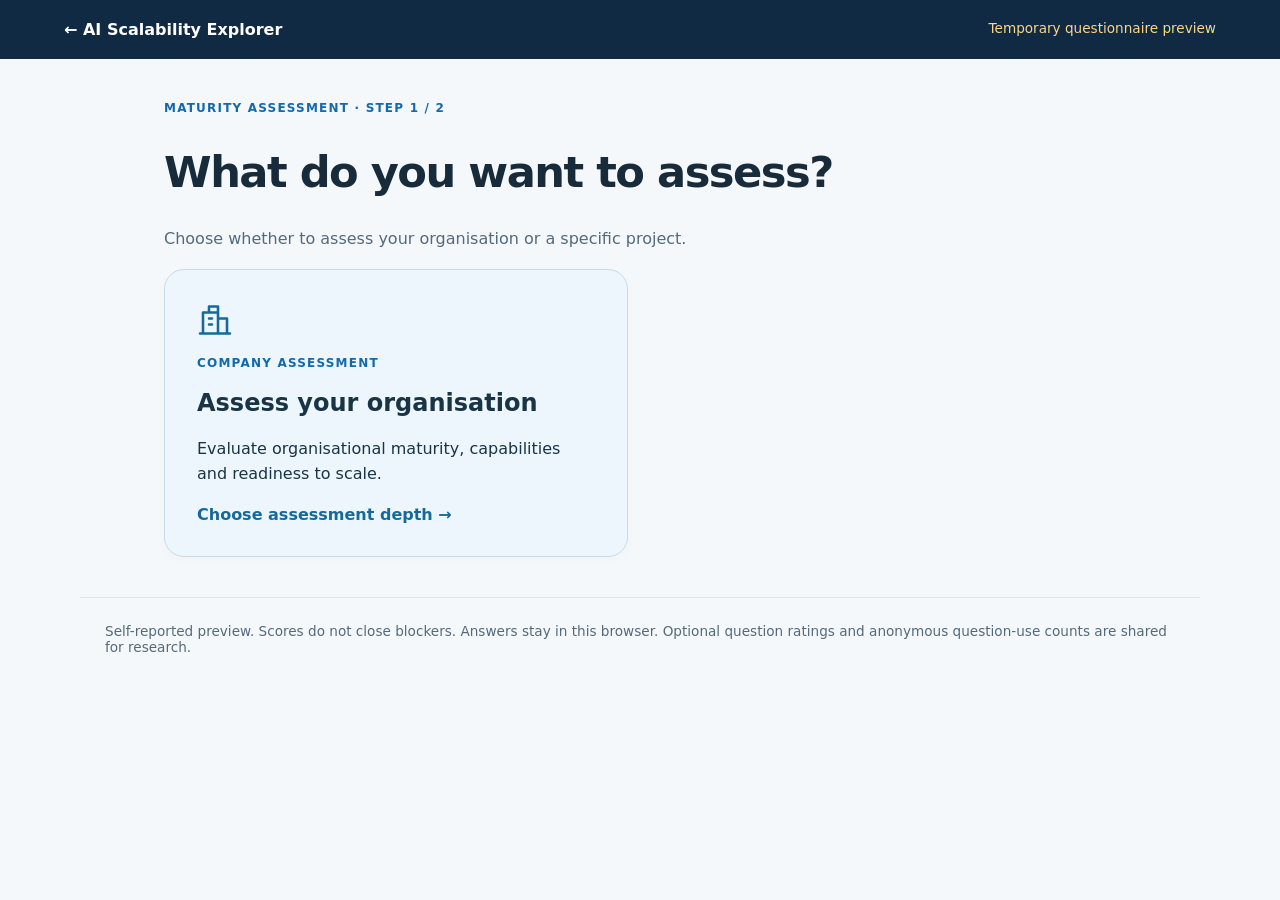
<file: assessment-preview/index.html>
<!doctype html>
<html lang="en">
<head>
  <meta charset="utf-8"><meta name="viewport" content="width=device-width,initial-scale=1">
  <title>Questionnaire review · AI Scalability Explorer</title>
  <link rel="stylesheet" href="styles.css">
  <link rel="stylesheet" href="simplified.css?v=20261027-review">
  <script src="model.js?v=20261123-answers-completion" defer></script><script src="views.js?v=20261123-answers-completion" defer></script><script src="feedback.js?v=20261027-review" defer></script><script src="app.js?v=20261124-hide-company-quick" defer></script>
<style>.assessment-completed,.completion-panel:has(strong:first-child){border-color:#9bcdb4}.assessment-completed{background:#edf9f1!important}.completion-panel{margin:1rem 0}</style></head>
<body>
  <header><a href="../">← AI Scalability Explorer</a><span>Temporary questionnaire preview</span></header>
  <main id="app" tabindex="-1"><p>Loading the four questionnaires…</p></main>
  <p id="storage-status" role="status" aria-live="polite"></p>
  <footer>Self-reported preview. Scores do not close blockers. Answers stay in this browser. Optional question ratings and anonymous question-use counts are shared for research.</footer>
</body>
</html>
</file>
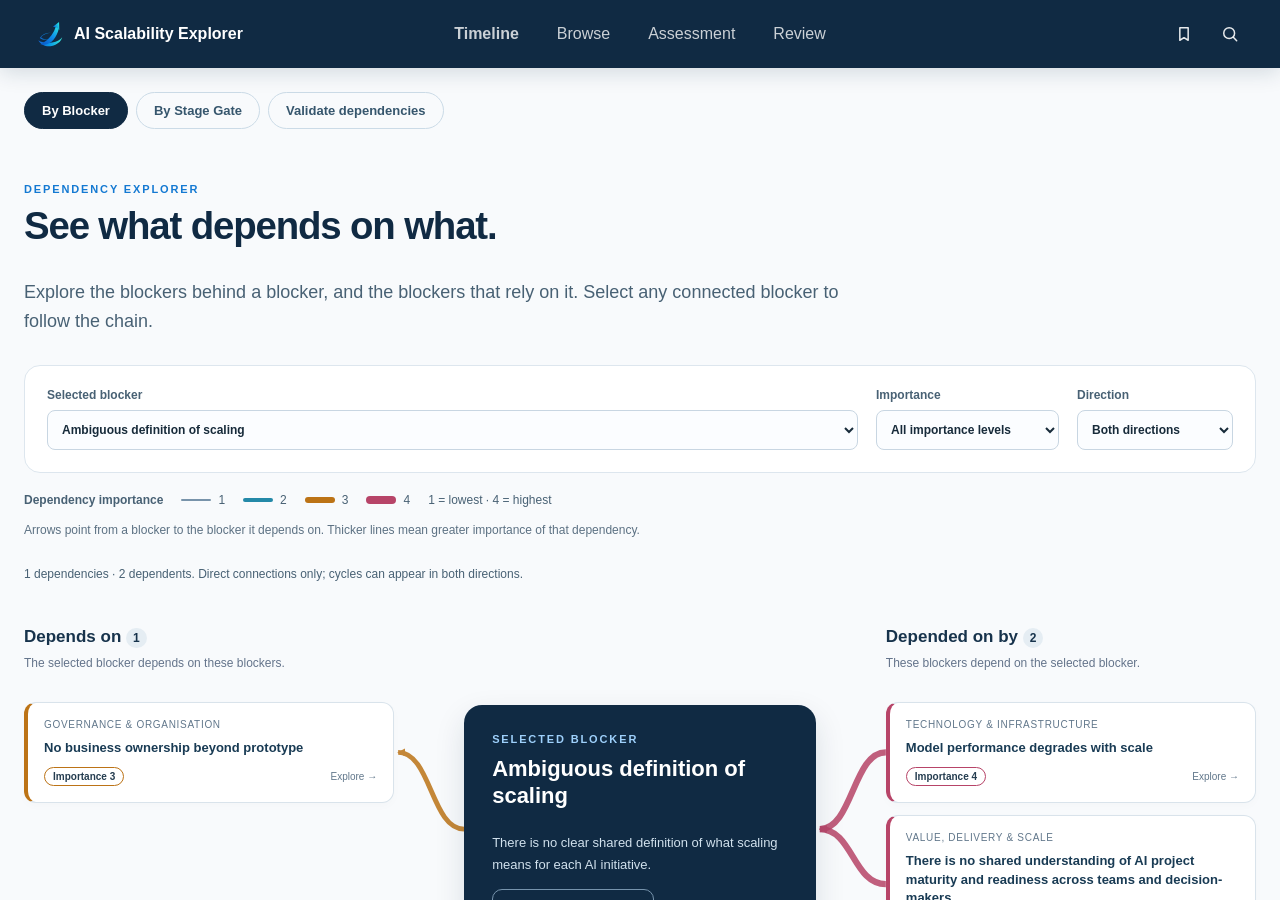
<file: new-dependencies/index.html>
<!doctype html><html lang="en"><head><meta charset="utf-8"><meta http-equiv="refresh" content="0; url=../index.html#dependencies"><title>Explorer</title></head><body><a href="../index.html#dependencies">Continue to the Explorer</a></body></html>
</file>
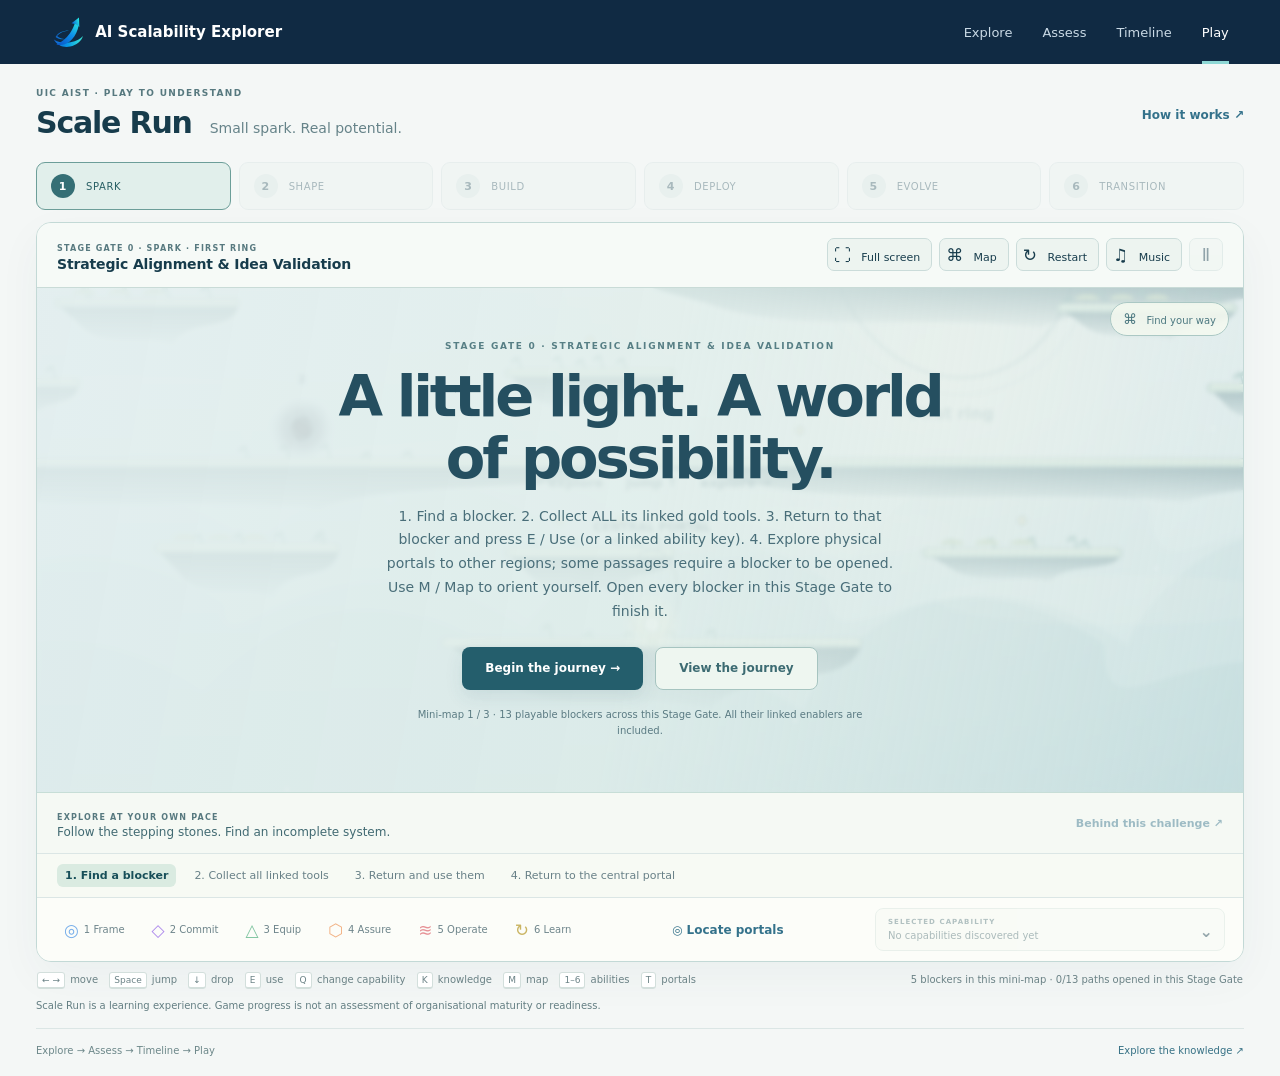
<file: play/index.html>
<!doctype html>
<html lang="en"><head>
<meta charset="utf-8"><meta name="viewport" content="width=device-width,initial-scale=1,viewport-fit=cover"><meta name="theme-color" content="#102a43"><meta name="description" content="An atmospheric exploration game through the AI scalability lifecycle. Discover enabling capabilities, connect systems and carry learning forward.">
<title>Scale Run — AI Scalability Explorer</title><link rel="icon" href="../assets/ai-scalability-logo-v2.svg" type="image/svg+xml"><link rel="stylesheet" href="./style.css?v=10">
</head><body>
<a class="skip" href="#game">Skip to game</a>
<header class="topbar"><a class="brand" href="../#home" aria-label="AI Scalability Explorer home"><img src="../assets/ai-scalability-logo-v2.svg" width="34" height="34" alt=""><span>AI Scalability Explorer</span></a><nav aria-label="Primary navigation"><a href="../#explore">Explore</a><a href="../#maturity">Assess</a><a href="../timeline/">Timeline</a><a href="./" aria-current="page">Play</a></nav></header>
<main>
 <section class="intro"><div><p class="eyebrow">UIC AIST · PLAY TO UNDERSTAND</p><h1>Scale Run<span>Small spark. Real potential.</span></h1></div><button id="help" class="text-button">How it works <span aria-hidden="true">↗</span></button></section>
 <nav id="gates" class="gates" aria-label="Stage Gates"></nav>
 <section id="gameShell" class="game-shell" aria-label="Scale Run learning experience">
  <div class="game-top"><div class="chapter"><span id="chapterAlias" class="eyebrow">THE JOURNEY</span><h2 id="gateTitle">Loading the knowledge network</h2></div><div class="game-actions"><button id="fullscreen" aria-label="Enter full screen" aria-pressed="false" title="Full screen">⛶ <span>Full screen</span></button><button id="mapButton" disabled aria-label="Open journey map" title="Journey map (M)">⌘ <span>Map</span></button><button id="restart" disabled aria-label="Restart journey" title="Restart journey">↻ <span>Restart</span></button><button id="sound" aria-label="Enable music and sound" aria-pressed="false" title="Music and sound off">♫ <span>Music</span></button><button id="pause" disabled aria-label="Pause game" title="Pause (P)">Ⅱ</button></div></div>
  <div class="viewport"><canvas id="game" width="1200" height="600" tabindex="0" aria-label="Scale Run game. Arrows or A and D move; Space jumps; E activates; Q changes capability; K opens knowledge; M opens map; 1 to 6 use abilities; T locates portals; P pauses." aria-describedby="objective">This browser cannot display the game canvas. Read the same knowledge using the Explorer link above.</canvas>
   <div id="overlay" class="overlay"><div class="overlay-card"><p id="overlayKicker" class="eyebrow">A LIVING KNOWLEDGE LANDSCAPE</p><h2 id="overlayTitle">A little light.<br>A world of possibility.</h2><p id="overlayText">The knowledge network is taking shape.</p><div id="overlayExtra"></div><div class="overlay-actions"><button id="start" class="primary" disabled>Loading…</button><button id="overlayMap" class="secondary" hidden>View the journey</button></div><p id="overlayNote" class="fine">Challenges are generated from the live AI Scalability Explorer knowledge base.</p></div></div>
   <section id="delivery" class="delivery-card" hidden aria-live="polite"></section><div id="toast" class="toast" role="status" aria-live="polite"></div>
   <button id="orientation" class="orientation" title="Open map to find your route" aria-label="Open map and locate your spark" disabled>⌘ <span>Find your way</span></button>
  <div class="touch-controls" aria-label="Touch controls"><div><button data-hold="left" aria-label="Move left">←</button><button data-hold="down" aria-label="Drop to a lower platform">↓</button><button data-hold="right" aria-label="Move right">→</button></div><div><button id="touchCycle" aria-label="Choose capability">◇</button><button data-hold="jump" aria-label="Jump">Jump ↑</button><button data-hold="action" aria-label="Use selected capability">Use ◎</button></div></div>
  </div>
  <div class="context-strip"><div><span id="contextKicker" class="eyebrow">EXPLORE AT YOUR OWN PACE</span><p id="objective">Discover a capability. Return. Change the system.</p></div><button id="knowledge" class="text-button" disabled>Behind this challenge ↗</button></div>
  <ol id="journeySteps" class="journey-steps" aria-label="How to finish this chapter"><li>Find a blocker</li><li>Collect all linked tools</li><li>Return and use them</li><li>Return to the central portal</li></ol><div class="capability-bar"><div id="powerTray" class="powers" aria-label="Capability families"></div><button id="portals" class="text-button" disabled title="Mini-map passages (T)">◎ Portals</button><button id="inventoryButton" class="inventory-button" disabled><span class="eyebrow">SELECTED CAPABILITY</span><span id="selectedCapability">No capabilities discovered yet</span><b aria-hidden="true">⌄</b></button></div>

 </section>
 <div class="under-game"><p><kbd>← →</kbd> move <kbd>Space</kbd> jump <kbd>↓</kbd> drop <kbd>E</kbd> use <kbd>Q</kbd> change capability <kbd>K</kbd> knowledge <kbd>M</kbd> map <kbd>1–6</kbd> abilities <kbd>T</kbd> portals</p><span id="coverage">Live Explorer data</span></div>
 <p class="scope-note">Scale Run is a learning experience. Game progress is not an assessment of organisational maturity or readiness.</p>
 <footer><span>Explore → Assess → Timeline → Play</span><a href="../#explore">Explore the knowledge ↗</a></footer>
</main>
<dialog id="details"><div class="dialog-head"><p id="dialogKicker" class="eyebrow">SCALE RUN</p><button id="closeDialog" aria-label="Close panel">×</button></div><div id="dialogBody"></div></dialog>
  <script type="module" src="./game.mjs?v=20261123-single-master"></script>
</body></html>
</file>
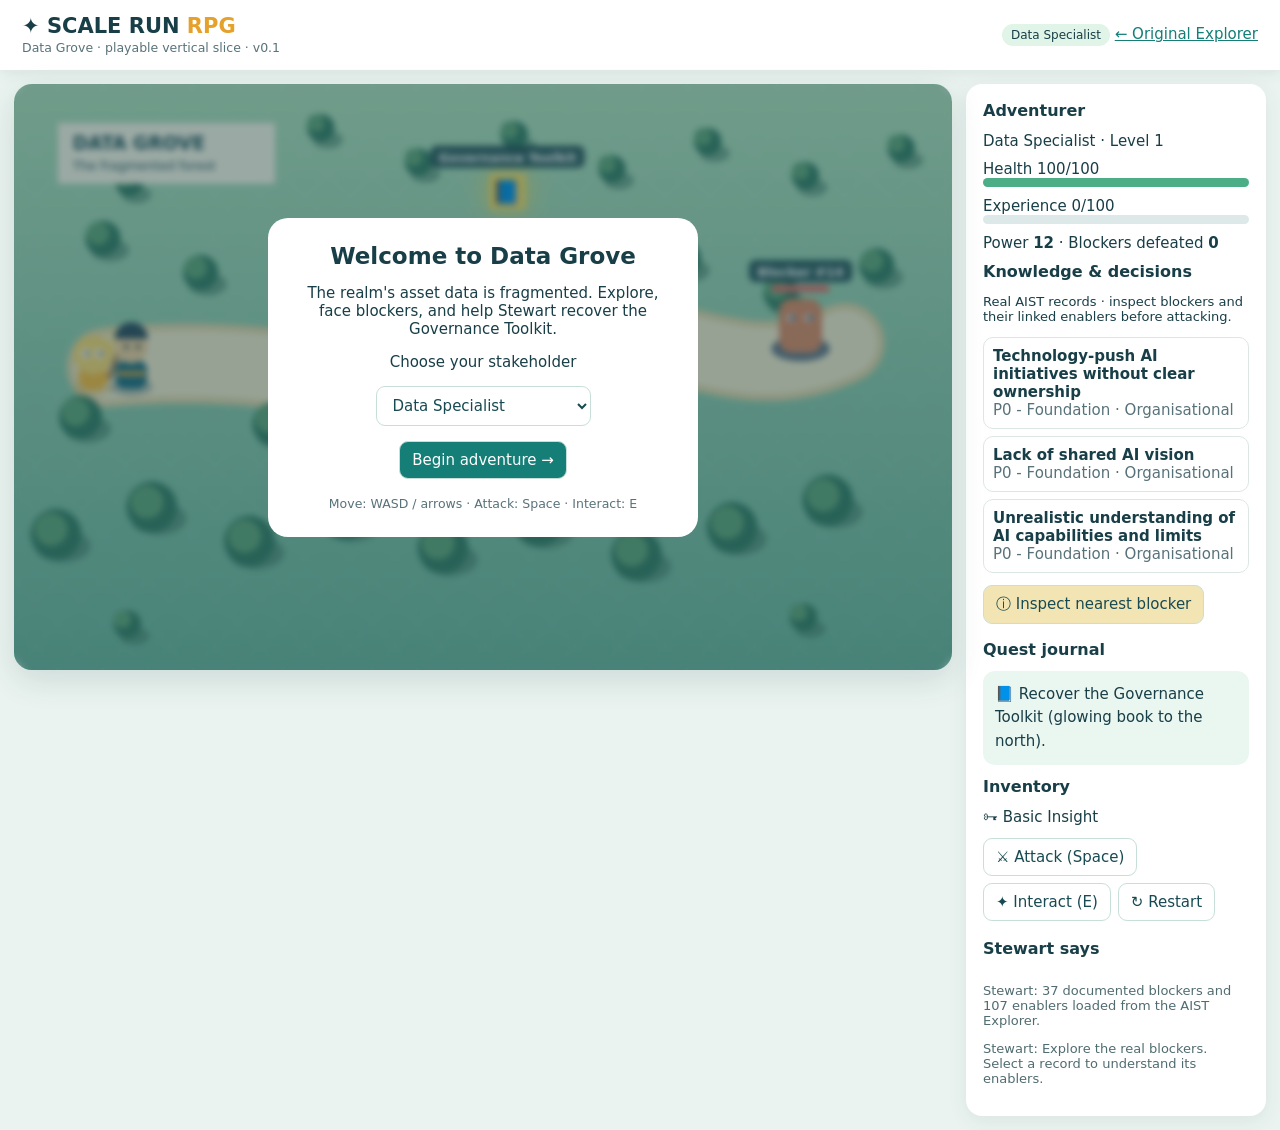
<file: rpg/index.html>
<!doctype html>
<html lang="en"><head><meta charset="utf-8"><meta name="viewport" content="width=device-width,initial-scale=1"><title>Scale Run · RPG Prototype</title>
<style>
*{box-sizing:border-box}body{margin:0;background:#eaf3ef;color:#183e47;font:15px system-ui,Segoe UI,sans-serif}header{padding:14px 22px;background:#fff;display:flex;justify-content:space-between;align-items:center;gap:12px;flex-wrap:wrap;box-shadow:0 2px 15px #183e4718}h1{font-size:21px;margin:0}small{color:#58727a}.shell{display:grid;grid-template-columns:minmax(0,1fr) 300px;gap:14px;padding:14px;max-width:1500px;margin:auto}.game{position:relative;border-radius:18px;overflow:hidden;box-shadow:0 10px 32px #19454b24;background:#7fbea3}canvas{display:block;width:100%;aspect-ratio:16/10;touch-action:none}.panel{background:white;border-radius:16px;padding:17px;box-shadow:0 5px 20px #19454b13}h2{font-size:16px;margin:0 0 12px}.stat{margin:10px 0}.bar{height:9px;border-radius:10px;background:#dce9e8;overflow:hidden}.fill{height:100%;background:#4cae87;transition:width .2s}button,select{font:inherit;border:1px solid #c8dfd9;background:#fff;border-radius:9px;padding:9px 12px;color:#174a52;cursor:pointer}button:hover{background:#e7f6ed}button:disabled{opacity:.45;cursor:default}.primary{background:#147e77;color:white}.quest{padding:12px;background:#eaf6f0;border-radius:12px;margin:12px 0;line-height:1.55}.log{min-height:105px;max-height:165px;overflow:auto;font-size:13px;color:#506c70}.tag{display:inline-block;border-radius:99px;background:#e0f4e7;padding:4px 9px;font-size:12px}.controls{display:flex;gap:7px;flex-wrap:wrap;margin-top:12px}.overlay{position:absolute;inset:0;display:grid;place-items:center;background:#123c476b;backdrop-filter:blur(3px)}.modal{background:white;padding:25px;border-radius:20px;max-width:430px;margin:15px;text-align:center}.modal h2{font-size:23px}.hidden{display:none!important}.mobile{display:none}@media(max-width:800px){.shell{grid-template-columns:1fr}.mobile{display:grid;grid-template-columns:repeat(3,52px);justify-content:center;gap:5px}.mobile button{height:45px}header{padding:12px}.panel{padding:14px}}
.intel{position:absolute;right:12px;top:12px;width:min(390px,calc(100% - 24px));max-height:calc(100% - 24px);overflow:auto;background:#fffef5f5;border:1px solid #d5dfd4;border-radius:15px;padding:15px;box-shadow:0 9px 30px #183e4735;font-size:13px;z-index:3}.intel h3{margin:0 0 8px;font-size:17px}.intel p{margin:7px 0;line-height:1.45}.intel .muted{color:#557278}.intel .close{float:right}.intel button{padding:5px 9px}.infoBtn{background:#f3e5b3!important}.record{padding:9px;border:1px solid #dce7e3;border-radius:10px;margin:7px 0;cursor:pointer}.record:hover{background:#e8f5f0}@media(max-width:800px){.intel{top:6px;right:6px;max-height:95%;font-size:12px}} 
/* Responsive mobile game layout: the intro is no longer clipped by the canvas. */
@media(max-width:800px){
  body{overflow-x:hidden}
  .shell{padding:8px;gap:8px}
  .game{overflow:visible;border-radius:12px}
  canvas{border-radius:12px;aspect-ratio:16/11}
  .overlay{position:fixed;inset:0;z-index:1000;padding:16px;background:#153d48aa;overflow-y:auto;align-items:center}
  .modal{width:min(100%,420px);max-width:420px;max-height:calc(100dvh - 32px);overflow-y:auto;margin:auto;padding:20px 18px}
  .modal h2{font-size:22px}
  .modal p{margin:11px 0}
  .modal select,.modal .primary{width:100%;min-height:44px}
  .mobile{display:grid;grid-template-columns:repeat(5,minmax(0,52px));gap:5px;align-items:center;justify-content:center;margin:8px 0}
  .mobile button{height:42px;padding:5px}
  .mobile span{display:none}
  .mobile button[data-move="up"]{grid-column:2;grid-row:1}
  .mobile button[data-move="left"]{grid-column:1;grid-row:2}
  .mobile button[data-move="down"]{grid-column:2;grid-row:2}
  .mobile button[data-move="right"]{grid-column:3;grid-row:2}
  #touchAttack{grid-column:4;grid-row:2}
  #touchInteract{grid-column:5;grid-row:2}
  .intel{position:fixed;top:auto;bottom:0;left:0;right:0;width:100%;max-height:78dvh;border-radius:20px 20px 0 0;z-index:900;padding:18px;box-shadow:0 -10px 40px #123c4750}
  .panel{border-radius:12px}
  .panel h2{margin-bottom:7px}
  .panel .stat{margin:7px 0}
  .panel .log{min-height:50px}
}
</style></head><body>
<header><div><h1>✦ SCALE RUN <span style="color:#e6a12b">RPG</span></h1><small>Data Grove · playable vertical slice · v0.1</small></div><div><span class="tag" id="classTag">Data Specialist</span> <a href="../" style="color:#147e77">← Original Explorer</a></div></header>
<div class="shell"><section><div class="game"><canvas id="c" width="960" height="600" aria-label="Scale Run game world"></canvas><div id="intel" class="intel hidden"></div><div class="overlay" id="intro"><div class="modal"><h2>Welcome to Data Grove</h2><p>The realm's asset data is fragmented. Explore, face blockers, and help Stewart recover the Governance Toolkit.</p><p>Choose your stakeholder</p><select id="role"><option>Data Specialist</option><option>Asset Manager</option><option>Maintenance Engineer</option><option>Decision Maker</option></select><p><button class="primary" id="start">Begin adventure →</button></p><small>Move: WASD / arrows · Attack: Space · Interact: E</small></div></div></div><div class="mobile"><span></span><button data-move="up">▲</button><span></span><button data-move="left">◀</button><button id="touchAttack">⚔</button><button data-move="right">▶</button><span></span><button data-move="down">▼</button><button id="touchInteract">E</button></div></section>
<aside class="panel"><h2>Adventurer</h2><div id="roleLabel">Data Specialist · Level 1</div><div class="stat">Health <span id="hpText"></span><div class="bar"><div class="fill" id="hpBar"></div></div></div><div class="stat">Experience <span id="xpText"></span><div class="bar"><div class="fill" id="xpBar" style="background:#e5b34c"></div></div></div><div class="stat">Power <b id="power"></b> · Blockers defeated <b id="kills"></b></div><h2>Knowledge & decisions</h2><p style="font-size:13px">Real AIST records · inspect blockers and their linked enablers before attacking.</p><div id="records"><small>Loading records…</small></div><div class="controls"><button class="infoBtn" id="inspect">ⓘ Inspect nearest blocker</button></div><h2 style="margin-top:16px">Quest journal</h2><div class="quest" id="quest"></div><h2>Inventory</h2><div id="inventory">🗝 Basic Insight</div><div class="controls"><button id="attack">⚔ Attack (Space)</button><button id="interact">✦ Interact (E)</button><button id="reset">↻ Restart</button></div><h2 style="margin-top:18px">Stewart says</h2><div class="log" id="log"></div></aside></div>
<script>
const canvas=document.getElementById('c'),ctx=canvas.getContext('2d'),W=960,H=600;
const $=id=>document.getElementById(id);let active=false,keys={},last=0;
let p,blocks,kit,quest,logEntries,role='Data Specialist';let aist=null,selectedBlocker=null;
const trees=Array.from({length:42},(_,i)=>({x:35+(i*173+83)%890,y:40+(i*127+61)%515,r:14+(i%4)*4})).filter(t=>Math.hypot(t.x-140,t.y-290)>85&&Math.hypot(t.x-500,t.y-290)>90&&Math.hypot(t.x-780,t.y-310)>90);
async function loadKnowledge(){try{let res=await fetch('../aist_roadmap_data.json');if(!res.ok)throw Error('HTTP '+res.status);aist=await res.json();blocks.forEach((b,i)=>{let item=aist.blockers[i];b.record=item;b.name=item.blocker_title});renderRecords();say('Stewart: '+aist.blockers.length+' documented blockers and '+aist.enablers.length+' enablers loaded from the AIST Explorer.');}catch(e){$('records').textContent='AIST data unavailable: '+e.message;say('Could not load AIST records.');}}
function esc(v){return String(v??'Not specified').replace(/[&<>"']/g,c=>({'&':'&amp;','<':'&lt;','>':'&gt;','"':'&quot;',"'":'&#39;'}[c]))}
function renderRecords(){if(!aist)return;$('records').innerHTML=blocks.map((b,i)=>'<div class="record" data-i="'+i+'"><b>'+(b.dead?'✓ ':'')+esc(b.name)+'</b><div style="color:#58727a">'+esc(b.record.phase)+' · '+esc(b.record.dimension)+'</div></div>').join('');document.querySelectorAll('.record').forEach(el=>el.onclick=()=>showIntel(blocks[+el.dataset.i]));}
function showIntel(b){if(!b||!b.record){say('AIST records are still loading.');return;}selectedBlocker=b;let r=b.record;let en=(r.enabler_ids||[]).map(id=>aist.enablers.find(e=>e.enabler_id===id)).filter(Boolean);let deps=(r.depends_on_blocker_ids||[]).map(id=>aist.blockers.find(e=>e.blocker_id===id)).filter(Boolean);let rel=aist.blocker_enabler_map.filter(x=>x.blocker_id===r.blocker_id);$('intel').innerHTML='<button class="close" id="closeIntel">✕</button><small>BLOCKER #'+r.blocker_id+' · '+esc(r.phase)+' · '+esc(r.dimension)+'</small><h3>'+esc(r.blocker_title)+'</h3><p><b>Problem</b><br>'+esc(r.blocker_statement)+'</p><p><b>Why it matters</b><br>'+esc(r.why_it_matters)+'</p><p><b>Consequence</b><br>'+esc(r.consequence_if_not_addressed)+'</p><p><b>Stakeholders</b><br>'+esc((r.stakeholders||[]).join(' · '))+'</p><p><b>Dependencies</b><br>'+(deps.length?deps.map(d=>'#'+d.blocker_id+' '+esc(d.blocker_title)).join('<br>'):'None documented')+'</p><h3>Linked enablers ('+en.length+')</h3>'+en.map(e=>{let relation=rel.find(z=>z.enabler_id===e.enabler_id);return '<div class="record"><b>#'+e.enabler_id+' '+esc(e.enabler_title)+'</b><p>'+esc(e.enabler_description)+'</p><p><b>Actions:</b> '+esc(e.practical_actions)+'</p><small>Relationship: '+esc(relation?.relationship_strength)+' · '+esc(relation?.relationship_confidence)+'</small></div>'}).join('')+'<small>Source: AIST Explorer dataset. Some relationships require review; these are not validated solutions.</small>';$('intel').classList.remove('hidden');$('closeIntel').onclick=()=> $('intel').classList.add('hidden');}
function inspect(){let b=blocks.filter(x=>!x.dead).sort((a,b)=>distance(p,a)-distance(p,b))[0]||blocks[0];showIntel(b)}
function reset(){p={x:120,y:290,hp:100,max:100,xp:0,level:1,power:12,kills:0,tool:false,dir:1,inv:0};blocks=[{x:400,y:215,hp:35,max:35,name:'Silo Sentinel',dead:false},{x:625,y:405,hp:55,max:55,name:'Legacy Golem',dead:false},{x:805,y:250,hp:100,max:100,name:'Fragmentation Warden',dead:false}];kit={x:505,y:110,taken:false};quest=0;logEntries=[];say('Stewart: Explore the real blockers. Select a record to understand its enablers.');update();renderRecords()}
function say(t){logEntries.unshift(t);logEntries=logEntries.slice(0,7);$('log').innerHTML=logEntries.map(s=>'<p>'+s+'</p>').join('')}
function update(){ $('roleLabel').textContent=role+' · Level '+p.level;$('classTag').textContent=role;$('hpText').textContent=p.hp+'/'+p.max;$('hpBar').style.width=p.hp/p.max*100+'%';$('xpText').textContent=p.xp+'/100';$('xpBar').style.width=p.xp+'%';$('power').textContent=p.power;$('kills').textContent=p.kills;$('inventory').textContent='🗝 Basic Insight'+(p.tool?' · 📘 Governance Toolkit':'');$('quest').innerHTML=p.kills===3?'🏆 Data Grove restored! Quest complete.':!p.tool?'📘 Recover the Governance Toolkit (glowing book to the north).':'⚔ Defeat all three blockers using your new toolkit ('+p.kills+'/3).'}
function distance(a,b){return Math.hypot(a.x-b.x,a.y-b.y)}
function interact(){if(!active)return;if(!kit.taken&&distance(p,kit)<75){kit.taken=true;p.tool=true;p.power+=16;p.xp=Math.min(99,p.xp+25);say('Quest complete: Governance Toolkit equipped! +16 power.');update()}else say('Stewart: Approach the glowing toolkit and press E.')}
function attack(){if(!active||p.hp<=0)return;let b=blocks.filter(b=>!b.dead&&distance(p,b)<90).sort((a,b)=>distance(p,a)-distance(p,b))[0];if(!b){say('No blocker in range. Move closer.');return}let dmg=p.power+(role==='Maintenance Engineer'?3:0);if(b.name==='Fragmentation Warden'&&!p.tool){dmg=2;say('Stewart: The Warden resists! Find the Governance Toolkit.')}b.hp-=dmg;if(b.hp<=0){b.dead=true;p.kills++;p.xp+=40;if(p.xp>=100){p.xp-=100;p.level++;p.max+=15;p.hp=Math.min(p.max,p.hp+35);p.power+=5;say('Level up! +5 power, +15 max health.')}say('Defeated '+b.name+'!');if(p.kills===3)say('All blockers resolved in this prototype. This is gameplay progress, not real-world resolution.');renderRecords()}else{p.hp=Math.max(0,p.hp-5);say('Hit '+b.name+' for '+dmg+'. Counterattack: -5 health.')}if(p.hp===0){say('Stewart revived you at the camp.');p.x=120;p.y=290;p.hp=p.max}update()}
function draw(){let g=ctx.createLinearGradient(0,0,0,H);g.addColorStop(0,'#b6e2bd');g.addColorStop(1,'#70b69d');ctx.fillStyle=g;ctx.fillRect(0,0,W,H);
ctx.save();ctx.strokeStyle='#ffffff18';ctx.lineWidth=1;for(let x=-H;x<W+H;x+=46){ctx.beginPath();ctx.moveTo(x,0);ctx.lineTo(x+H,H);ctx.stroke();ctx.beginPath();ctx.moveTo(x+H,0);ctx.lineTo(x,H);ctx.stroke()}ctx.restore();
ctx.lineCap='round';ctx.strokeStyle='#e9d7aa';ctx.lineWidth=82;ctx.beginPath();ctx.moveTo(95,290);ctx.bezierCurveTo(300,270,380,335,510,280);ctx.bezierCurveTo(660,215,725,325,850,265);ctx.stroke();ctx.strokeStyle='#f9edcf';ctx.lineWidth=67;ctx.stroke();
for(const t of trees){ctx.fillStyle='#477d6790';ctx.beginPath();ctx.ellipse(t.x+7,t.y+12,t.r*1.1,t.r*.65,0,0,7);ctx.fill();ctx.fillStyle='#397e65';ctx.beginPath();ctx.arc(t.x,t.y,t.r,0,7);ctx.fill();ctx.fillStyle='#65a77a';ctx.beginPath();ctx.arc(t.x-5,t.y-5,t.r*.65,0,7);ctx.fill()}
ctx.fillStyle='#fff9e9';ctx.fillRect(45,40,222,62);ctx.fillStyle='#24535b';ctx.font='bold 19px system-ui';ctx.fillText('DATA GROVE',60,67);ctx.font='13px system-ui';ctx.fillText('The fragmented forest',60,88);
if(!kit.taken){ctx.shadowColor='#ffda54';ctx.shadowBlur=28;ctx.fillStyle='#ffdd61';ctx.fillRect(kit.x-18,kit.y-18,36,36);ctx.shadowBlur=0;ctx.font='24px system-ui';ctx.fillText('📘',kit.x-16,kit.y+9);label('Governance Toolkit',kit.x,kit.y-30)}
for(const b of blocks){if(b.dead)continue;ctx.fillStyle='#6b7788';ctx.beginPath();ctx.ellipse(b.x,b.y+21,30,13,0,0,7);ctx.fill();ctx.fillStyle=b.name==='Fragmentation Warden'?'#986bba':'#e18a65';ctx.beginPath();ctx.roundRect(b.x-22,b.y-30,44,55,13);ctx.fill();ctx.fillStyle='#fff';ctx.fillRect(b.x-13,b.y-14,8,7);ctx.fillRect(b.x+5,b.y-14,8,7);ctx.fillStyle='#263d50';ctx.fillRect(b.x-10,b.y-13,4,5);ctx.fillRect(b.x+8,b.y-13,4,5);ctx.fillStyle='#364f56';ctx.fillRect(b.x-29,b.y-44,58,7);ctx.fillStyle='#e76f68';ctx.fillRect(b.x-29,b.y-44,58*Math.max(0,b.hp/b.max),7);label(b.record?'Blocker #'+b.record.blocker_id:b.name,b.x,b.y-53)}
drawStewart(p.x-39,p.y+4);drawHero(p.x,p.y);if(p.tool){ctx.strokeStyle='#e9b44b';ctx.lineWidth=2;ctx.beginPath();ctx.arc(p.x,p.y-15,30,0,7);ctx.stroke()}
}
function label(t,x,y){ctx.font='bold 13px system-ui';let w=ctx.measureText(t).width+18;ctx.fillStyle='#244d55df';ctx.beginPath();ctx.roundRect(x-w/2,y-17,w,23,7);ctx.fill();ctx.fillStyle='white';ctx.textAlign='center';ctx.fillText(t,x,y);ctx.textAlign='left'}
function drawStewart(x,y){ctx.fillStyle='#dba64044';ctx.beginPath();ctx.ellipse(x,y+18,20,8,0,0,7);ctx.fill();ctx.fillStyle='#ffbd3f';ctx.beginPath();ctx.roundRect(x-15,y-11,30,31,13);ctx.fill();ctx.fillStyle='#ffda73';ctx.beginPath();ctx.arc(x,y-17,20,0,7);ctx.fill();ctx.fillStyle='#fff';ctx.beginPath();ctx.arc(x-7,y-18,5,0,7);ctx.arc(x+7,y-18,5,0,7);ctx.fill();ctx.fillStyle='#5a4b32';ctx.beginPath();ctx.arc(x-6,y-18,2,0,7);ctx.arc(x+8,y-18,2,0,7);ctx.fill();ctx.strokeStyle='#8a6039';ctx.lineWidth=4;ctx.beginPath();ctx.moveTo(x+17,y+7);ctx.lineTo(x+27,y-24);ctx.stroke();ctx.fillStyle='#ffe28b';ctx.shadowColor='#ffce52';ctx.shadowBlur=16;ctx.beginPath();ctx.arc(x+27,y-27,9,0,7);ctx.fill();ctx.shadowBlur=0}
function drawHero(x,y){ctx.fillStyle='#30576c55';ctx.beginPath();ctx.ellipse(x,y+20,22,9,0,0,7);ctx.fill();ctx.fillStyle='#236e83';ctx.beginPath();ctx.roundRect(x-16,y-7,32,29,9);ctx.fill();ctx.fillStyle='#f6d0a0';ctx.beginPath();ctx.arc(x,y-21,17,0,7);ctx.fill();ctx.fillStyle='#344e60';ctx.beginPath();ctx.arc(x,y-29,17,Math.PI,2*Math.PI);ctx.fill();ctx.fillStyle='#273c45';ctx.fillRect(x-7,y-23,4,4);ctx.fillRect(x+5,y-23,4,4);ctx.fillStyle='#dba64b';ctx.fillRect(x-14,y+4,28,5)}
function frame(t){let dt=Math.min((t-last)/1000,.05);last=t;if(active){let dx=(keys.ArrowRight||keys.d?1:0)-(keys.ArrowLeft||keys.a?1:0),dy=(keys.ArrowDown||keys.s?1:0)-(keys.ArrowUp||keys.w?1:0);let m=Math.hypot(dx,dy)||1;p.x=Math.max(26,Math.min(W-26,p.x+dx/m*185*dt));p.y=Math.max(55,Math.min(H-25,p.y+dy/m*185*dt))}draw();requestAnimationFrame(frame)}
document.addEventListener('keydown',e=>{if(['ArrowUp','ArrowDown','ArrowLeft','ArrowRight',' '].includes(e.key))e.preventDefault();keys[e.key]=true;if(e.repeat)return;if(e.key===' ')attack();if(e.key.toLowerCase()==='e')interact()});document.addEventListener('keyup',e=>keys[e.key]=false);
$('start').onclick=()=>{role=$('role').value;active=true;$('intro').classList.add('hidden');reset();if(aist){blocks.forEach((b,i)=>{b.record=aist.blockers[i];b.name=b.record.blocker_title});renderRecords()}};$('inspect').onclick=inspect;$('attack').onclick=attack;$('interact').onclick=interact;$('reset').onclick=()=>{reset();active=true;$('intro').classList.add('hidden')};$('touchAttack').onclick=attack;$('touchInteract').onclick=interact;
document.querySelectorAll('[data-move]').forEach(b=>{const k={up:'ArrowUp',down:'ArrowDown',left:'ArrowLeft',right:'ArrowRight'}[b.dataset.move];b.addEventListener('pointerdown',e=>{e.preventDefault();keys[k]=true;b.setPointerCapture(e.pointerId)});for(const ev of ['pointerup','pointercancel','lostpointercapture'])b.addEventListener(ev,()=>keys[k]=false)});
reset();loadKnowledge();requestAnimationFrame(frame);
</script></body></html>
</file>
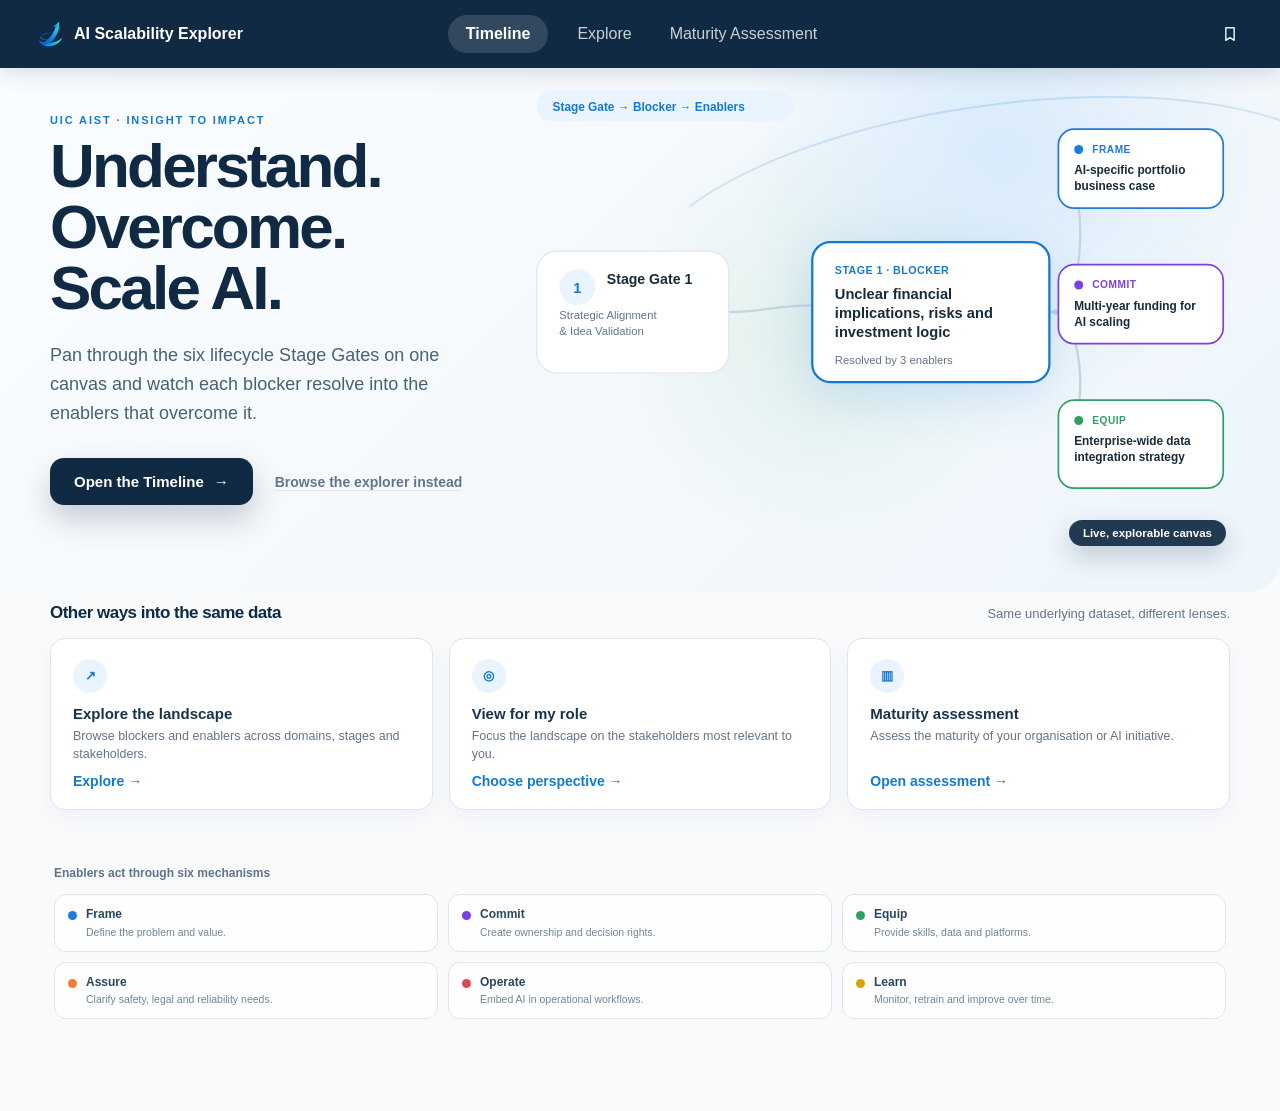
<file: temp/index.html>
<!doctype html>
<html lang="en">
<head>
  <meta charset="utf-8" />
  <meta name="viewport" content="width=device-width, initial-scale=1" />
  <meta name="color-scheme" content="light" />
  <title>AI Scalability Explorer</title>
  <style>
:root {
  --navy: #102a43;
  --navy-2: #173f5f;
  --ink: #172b3a;
  --muted: #64748b;
  --line: #dde6ee;
  --line-2: #edf2f6;
  --surface: #ffffff;
  --surface-soft: #f7fafc;
  --blue: #1479d2;
  --blue-soft: #eaf4ff;
  --shadow: 0 10px 35px rgba(16, 42, 67, .08);
  --frame: #1f7ae0;
  --commit: #7b3fe4;
  --equip: #2e9f66;
  --assure: #eb7f35;
  --operate: #d84b55;
  --learn: #d6a600;
  --radius-lg: 22px;
  --radius: 15px;
  --radius-sm: 10px;
}

* { box-sizing: border-box; }
html { scroll-behavior: smooth; }
body {
  margin: 0;
  font-family: Inter, ui-sans-serif, -apple-system, BlinkMacSystemFont, "Segoe UI", sans-serif;
  color: var(--ink);
  background: #f8fafc;
  -webkit-font-smoothing: antialiased;
}
button, input, select { font: inherit; }
button { color: inherit; }
.svg-sprite { position: absolute; overflow: hidden; }

.topbar {
  height: 68px;
  background: var(--navy);
  color: white;
  display: grid;
  grid-template-columns: 1fr auto 1fr;
  align-items: center;
  gap: 20px;
  padding: 0 30px;
  position: sticky;
  top: 0;
  z-index: 50;
  box-shadow: 0 4px 22px rgba(15, 42, 67, .16);
}
.brand {
  display: inline-flex;
  align-items: center;
  gap: 10px;
  border: 0;
  color: white;
  background: none;
  font-weight: 700;
  cursor: pointer;
  justify-self: start;
}
.brand-mark { width:28px; height:28px; display:inline-block; flex:0 0 auto; background:url("../assets/ai-scalability-logo-v2.svg") center/contain no-repeat; }
.brand-mark span{display:none}
.brand > span:last-child{display:inline-block!important;color:#fff;visibility:visible;opacity:1;white-space:nowrap}
.main-nav { display: flex; height: 100%; align-items: stretch; gap: 8px; }
.main-nav button, .main-nav .timeline-nav-link {
  border: 0;
  background: none;
  color: rgba(255,255,255,.78);
  padding: 0 15px;
  cursor: pointer;
  position: relative;
  display: flex;
  align-items: center;
  text-decoration: none;
}
.main-nav button:hover, .main-nav button.active, .main-nav .timeline-nav-link:hover { color: white; }
.main-nav .timeline-nav-link.nav-timeline-pill {
  align-self: center;
  height: 38px;
  margin-right: 6px;
  padding: 0 18px;
  border-radius: 20px;
  background: rgba(255,255,255,.14);
  font-weight: 750;
  color: white;
}
.main-nav .timeline-nav-link.nav-timeline-pill:hover { background: rgba(255,255,255,.22); }
.main-nav .timeline-nav-link.nav-timeline-pill::after { content: none; }
.main-nav button.active::after, .main-nav .timeline-nav-link.active::after {
  content: "";
  position: absolute;
  height: 3px;
  left: 15px;
  right: 15px;
  bottom: 0;
  background: #45a3ff;
  border-radius: 3px 3px 0 0;
}
.topbar-actions { justify-self: end; display: flex; align-items: center; gap: 6px; }
.icon-btn {
  width: 40px;
  height: 40px;
  border: 0;
  border-radius: 10px;
  background: transparent;
  color: rgba(255,255,255,.9);
  cursor: pointer;
  position: relative;
  display: grid;
  place-items: center;
}
.icon-btn:hover { background: rgba(255,255,255,.09); }
.icon-btn svg { width: 20px; height: 20px; }
.count-dot {
  position: absolute;
  right: 2px;
  top: 2px;
  min-width: 17px;
  height: 17px;
  padding: 0 4px;
  display: grid;
  place-items: center;
  border-radius: 9px;
  background: #43a0f5;
  color: white;
  font-size: 10px;
  font-weight: 800;
  border: 2px solid var(--navy);
}

#app { min-height: calc(100vh - 68px); }
.page {
  width: min(1180px, calc(100% - 42px));
  margin: 0 auto;
  padding: 54px 0 80px;
}
.page.narrow { width: min(920px, calc(100% - 42px)); }
.eyebrow {
  margin: 0 0 10px;
  font-size: 11px;
  text-transform: uppercase;
  letter-spacing: .17em;
  font-weight: 800;
  color: var(--blue);
}
h1, h2, h3, p { margin-top: 0; }
h1 { font-size: clamp(36px, 5vw, 62px); line-height: .98; letter-spacing: -.045em; color: #102a43; }
h2 { font-size: clamp(30px, 3vw, 42px); line-height: 1.08; letter-spacing: -.03em; color: #102a43; }
h3 { font-size: 18px; color: #17334c; }
.lead { font-size: 18px; line-height: 1.62; color: #486174; max-width: 680px; }
.subtle { color: var(--muted); line-height: 1.55; }

.hero {
  margin-top: -54px;
  padding-top: 70px;
  padding-bottom: 56px;
  min-height: 470px;
  position: relative;
  overflow: hidden;
  background:
    radial-gradient(circle at 78% 24%, rgba(69,163,255,.16), transparent 24%),
    radial-gradient(circle at 64% 55%, rgba(46,159,102,.10), transparent 24%),
    linear-gradient(135deg, #fafdff 0%, #f4f8fb 58%, #edf5fb 100%);
  border-radius: 0 0 32px 32px;
}
.hero::after {
  content: "";
  position: absolute;
  width: 720px;
  height: 260px;
  right: -80px;
  top: 90px;
  border: 2px solid rgba(20,121,210,.16);
  border-left-color: transparent;
  border-bottom-color: transparent;
  border-radius: 50%;
  transform: rotate(-8deg);
}
.hero-inner { width: min(1180px, calc(100% - 42px)); margin: 0 auto; position: relative; z-index: 1; }
.hero-copy { max-width: 640px; }
.hero h1 { max-width: 610px; margin-bottom: 22px; }
.home-cards {
  width: min(1180px, calc(100% - 42px));
  margin: -92px auto 0;
  position: relative;
  z-index: 3;
  display: grid;
  grid-template-columns: repeat(3, 1fr);
  gap: 16px;
}
.entry-card, .domain-card, .path-card {
  border: 1px solid var(--line);
  background: rgba(255,255,255,.98);
  border-radius: var(--radius);
  box-shadow: 0 8px 24px rgba(16,42,67,.04);
  transition: transform .2s ease, box-shadow .2s ease, border-color .2s ease;
}
.entry-card {
  min-height: 210px;
  padding: 26px;
  text-align: left;
  cursor: pointer;
  display: flex;
  flex-direction: column;
}
.entry-card:hover, .domain-card:hover, .path-card:hover {
  transform: translateY(-2px);
  box-shadow: var(--shadow);
  border-color: #c9d9e7;
}
.entry-icon, .domain-icon {
  width: 44px;
  height: 44px;
  border-radius: 50%;
  background: var(--blue-soft);
  color: var(--blue);
  display: grid;
  place-items: center;
  font-weight: 800;
  margin-bottom: 22px;
}
.entry-card p { color: var(--muted); line-height: 1.5; margin-bottom: 20px; }
.card-link { margin-top: auto; color: var(--blue); font-weight: 750; font-size: 14px; }
.framework-strip {
  width: min(1180px, calc(100% - 42px));
  margin: 34px auto 70px;
  padding: 22px 4px;
}
.framework-title { font-size: 12px; font-weight: 750; color: #60748a; margin-bottom: 14px; }
.mechanism-row { display: flex; flex-wrap: wrap; gap: 10px 18px; }
.mechanism-mini { display: inline-flex; align-items: center; gap: 7px; font-size: 13px; font-weight: 720; color: #42596d; }
.mechanism-dot { width: 9px; height: 9px; border-radius: 50%; background: var(--mech); }

.mechanism-explainer-grid {
  display: grid;
  grid-template-columns: repeat(3, minmax(0,1fr));
  gap: 10px;
}
.mechanism-explainer {
  --mech: var(--blue);
  border: 1px solid var(--line);
  background: rgba(255,255,255,.88);
  border-radius: 12px;
  padding: 12px 13px;
  display: grid;
  grid-template-columns: auto 1fr;
  gap: 3px 9px;
  align-items: start;
}
.mechanism-explainer .mechanism-dot { margin-top: 4px; }
.mechanism-explainer strong {
  color: #29475e;
  font-size: 12px;
  line-height: 1.2;
}
.mechanism-explainer small {
  grid-column: 2;
  color: #718595;
  font-size: 10.5px;
  line-height: 1.35;
}


.hero-grid { display: grid; grid-template-columns: minmax(0,440px) minmax(0,1fr); align-items: center; gap: 40px; }
.hero-actions { display: flex; align-items: center; gap: 22px; margin-top: 30px; flex-wrap: wrap; }
.hero-cta {
  display: inline-flex;
  align-items: center;
  gap: 10px;
  background: var(--navy);
  color: #fff;
  text-decoration: none;
  padding: 15px 24px;
  border-radius: 14px;
  font-weight: 750;
  font-size: 15px;
  box-shadow: 0 14px 30px rgba(16,42,67,.22);
  transition: transform .18s ease, box-shadow .18s ease, background .18s ease;
}
.hero-cta:hover { background: var(--navy-2); transform: translateY(-2px); box-shadow: 0 18px 36px rgba(16,42,67,.28); }
.hero-cta-arrow { display: inline-block; transition: transform .18s ease; }
.hero-cta:hover .hero-cta-arrow { transform: translateX(3px); }
.hero-secondary {
  border: 0;
  background: none;
  color: var(--muted);
  font-weight: 650;
  font-size: 14px;
  cursor: pointer;
  padding: 0;
  text-decoration: underline;
  text-underline-offset: 3px;
  text-decoration-color: var(--line);
}
.hero-secondary:hover { color: var(--ink); text-decoration-color: var(--muted); }

.hero-visual { position: relative; }
.hero-visual svg { width: 100%; height: auto; display: block; overflow: visible; }
.hero-visual-tag {
  position: absolute;
  right: 4px;
  bottom: -10px;
  background: rgba(16,42,67,.92);
  color: #fff;
  font-size: 11.5px;
  font-weight: 700;
  padding: 7px 14px;
  border-radius: 20px;
  box-shadow: 0 10px 24px rgba(16,42,67,.22);
}
.hv-card { fill: rgba(255,255,255,.98); stroke: var(--line); stroke-width: 1; }
.hv-card-selected { fill: rgba(255,255,255,.98); stroke: var(--blue); stroke-width: 2; filter: drop-shadow(0 12px 22px rgba(20,121,210,.16)); }
.hv-chip { fill: rgba(255,255,255,.98); }
.hv-num-circle { fill: var(--blue-soft); }
.hv-num-text { fill: var(--blue); font-weight: 800; font-size: 13px; text-anchor: middle; }
.hv-heading { fill: var(--ink); font-weight: 800; font-size: 12.5px; }
.hv-title { fill: var(--ink); font-weight: 750; font-size: 13px; }
.hv-muted { fill: var(--muted); font-size: 10px; }
.hv-kicker { fill: var(--blue); font-weight: 800; font-size: 9.5px; letter-spacing: .04em; }
.hv-chip-title { fill: var(--ink); font-weight: 700; font-size: 10.5px; }
.hv-crumb-bg { fill: var(--blue-soft); }
.hv-crumb-text { fill: var(--blue); font-weight: 800; font-size: 10.5px; }
.hv-frame-line { stroke: var(--frame); }
.hv-frame-fill { fill: var(--frame); }
.hv-frame-text { fill: var(--frame); font-weight: 850; font-size: 9px; letter-spacing: .05em; }
.hv-commit-line { stroke: var(--commit); }
.hv-commit-fill { fill: var(--commit); }
.hv-commit-text { fill: var(--commit); font-weight: 850; font-size: 9px; letter-spacing: .05em; }
.hv-equip-line { stroke: var(--equip); }
.hv-equip-fill { fill: var(--equip); }
.hv-equip-text { fill: var(--equip); font-weight: 850; font-size: 9px; letter-spacing: .05em; }
.hv-edge { fill: none; stroke: #c3d5e0; stroke-width: 2; }
.hv-edge-anim { stroke-dasharray: 420; stroke-dashoffset: 420; animation: hvDraw .85s ease forwards; }
.hv-edge-1 { animation-delay: .1s; }
.hv-edge-2 { animation-delay: .45s; }
.hv-edge-3 { animation-delay: .55s; }
.hv-edge-4 { animation-delay: .65s; }
@keyframes hvDraw { to { stroke-dashoffset: 0; } }
@media (prefers-reduced-motion: reduce) {
  .hv-edge-anim { animation: none; stroke-dashoffset: 0; }
}

.explore-more { width: min(1180px, calc(100% - 42px)); margin: 12px auto 0; }
.explore-more-head { display: flex; align-items: baseline; justify-content: space-between; gap: 16px; margin-bottom: 16px; }
.explore-more-head h2 { font-size: 17px; margin: 0; }
.explore-more-head p { margin: 0; color: var(--muted); font-size: 13px; }
.home-cards.home-cards--secondary { width: auto; margin: 0; position: static; grid-template-columns: repeat(3, 1fr); }
.home-cards--secondary .entry-card { min-height: auto; padding: 20px 22px; }
.home-cards--secondary .entry-icon { width: 34px; height: 34px; margin-bottom: 12px; font-size: 13px; }
.home-cards--secondary h3 { font-size: 15px; margin: 0 0 5px; }
.home-cards--secondary p { font-size: 12.5px; margin-bottom: 10px; line-height: 1.45; }

.page-head { display: flex; align-items: flex-start; justify-content: space-between; gap: 30px; margin-bottom: 34px; }
.page-head h2 { margin-bottom: 8px; }
.path-grid { display: grid; grid-template-columns: repeat(2, minmax(0,1fr)); gap: 18px; margin: 36px 0 36px; }
.path-card { padding: 30px; min-height: 210px; cursor: pointer; text-align: left; }
.path-card .path-visual { width: 54px; height: 54px; border-radius: 17px; display:grid; place-items:center; background:#eef6fd; color: var(--blue); margin-bottom: 35px; font-weight: 850; }
.path-card p { color: var(--muted); line-height: 1.5; }
.path-card.disabled { cursor: default; opacity: .58; }
.path-card.disabled:hover { transform:none; box-shadow:none; border-color:var(--line); }
.browse-all { display: grid; grid-template-columns: 1fr auto 1fr; gap: 16px; align-items: center; margin-top: 22px; }
.browse-all::before, .browse-all::after { content:""; height:1px; background:var(--line); }
.browse-label { font-size: 11px; text-transform: uppercase; letter-spacing: .16em; color: #7a8c9e; font-weight:800; }
.secondary-actions { display:flex; gap:12px; justify-content:center; margin-top:14px; flex-wrap:wrap; }
.outline-btn, .ghost-btn, .primary-btn, .back-btn, .filter-btn {
  border-radius: 10px;
  padding: 10px 15px;
  font-weight: 720;
  cursor: pointer;
}
.outline-btn { border: 1px solid #cbdbe8; background: white; color: #185a91; }
.outline-btn:hover { border-color:#8fb9d9; background:#f8fcff; }
.ghost-btn { border: 0; background: transparent; color: var(--blue); }
.primary-btn { border:0; background:var(--blue); color:white; box-shadow:0 7px 18px rgba(20,121,210,.18); }
.primary-btn:hover { background:#0d6cbc; }
.back-btn { border:0; background:transparent; color: var(--blue); padding-left:0; display:inline-flex; align-items:center; gap:6px; }
.back-btn svg { width:17px; height:17px; }

.domain-grid { display:grid; grid-template-columns:repeat(3,minmax(0,1fr)); gap:16px; }
.domain-card { padding: 24px; min-height: 190px; cursor:pointer; text-align:left; display:flex; flex-direction:column; }
.domain-card h3 { margin-bottom:10px; }
.domain-card p { color: var(--muted); line-height:1.5; }
.domain-card .chev { margin-top:auto; align-self:flex-end; color:var(--blue); }
.domain-card .chev svg { width:19px; height:19px; }
.domain-card.not-loaded { opacity:.62; }
.domain-card.not-loaded:hover { opacity:.8; }

.domain-title-row { display:flex; align-items:flex-start; justify-content:space-between; gap:24px; margin-bottom:26px; }
.domain-heading { display:flex; gap:16px; align-items:flex-start; }
.domain-heading .domain-icon { flex:0 0 auto; margin:0; }
.domain-heading h2 { margin-bottom:8px; }
.filter-btn { border:1px solid #bcd7ec; background:white; color:#1768a6; display:inline-flex; gap:8px; align-items:center; }
.filter-btn svg { width:17px; height:17px; }
.active-context { display:flex; flex-wrap:wrap; gap:8px; margin: -4px 0 22px; }
.context-chip { border-radius:20px; background:#eef6fd; color:#245e8b; font-size:12px; font-weight:700; padding:7px 10px; }

.blocker-list { display:flex; flex-direction:column; gap:10px; }
.blocker-card { border:1px solid var(--line); background:white; border-radius:13px; overflow:hidden; transition:border-color .18s ease, box-shadow .18s ease; }
.blocker-card.open { border-color:#bdd8ec; box-shadow:0 9px 25px rgba(16,42,67,.05); }
.blocker-summary { width:100%; border:0; background:white; text-align:left; padding:20px 22px; display:grid; grid-template-columns:1fr auto; gap:18px; cursor:pointer; }
.blocker-title-line { display:flex; align-items:center; flex-wrap:wrap; gap:9px; margin-bottom:5px; }
.blocker-title-line strong { color:#17334c; font-size:16px; }
.stage-badge { display:inline-flex; border-radius:20px; background:#eef6fd; color:#1769aa; font-size:11px; font-weight:780; padding:5px 8px; }
.blocker-statement { color:#657a8c; line-height:1.48; margin:0; font-size:14px; }
.chevron { color:#4f7b9b; transition:transform .2s; align-self:center; }
.blocker-card.open .chevron { transform:rotate(90deg); }
.chevron svg { width:19px; height:19px; }
.blocker-detail { padding:0 22px 24px; border-top:1px solid var(--line-2); }
.detail-actions { display:flex; justify-content:flex-end; padding:12px 0 4px; }
.save-btn { border:0; background:transparent; color:#486b84; cursor:pointer; display:inline-flex; align-items:center; gap:6px; padding:7px 9px; border-radius:8px; }
.save-btn:hover { background:#f3f8fb; }
.save-btn.saved { color:var(--blue); background:#eef6fd; }
.save-btn svg { width:17px; height:17px; }
.detail-grid { display:grid; grid-template-columns:1fr 1fr; gap:14px; margin:12px 0 16px; }
.detail-panel { border:1px solid var(--line-2); background:#fbfdfe; border-radius:12px; padding:16px; }
.detail-label { font-size:12px; font-weight:800; color:#28465d; margin-bottom:7px; }
.detail-panel p { color:#5f7486; line-height:1.55; margin:0; font-size:13.5px; }
.meta-row { display:grid; grid-template-columns:1.2fr .8fr 1fr; gap:12px; padding:13px 0 20px; border-bottom:1px solid var(--line-2); }
.meta-item small { display:block; color:#8292a1; font-weight:700; font-size:10px; text-transform:uppercase; letter-spacing:.08em; margin-bottom:5px; }
.meta-item span { font-size:12.5px; color:#456075; line-height:1.4; }
.enable-head { display:flex; justify-content:space-between; gap:18px; align-items:center; margin:22px 0 15px; }
.enable-head h3 { margin:0; font-size:16px; }
.mechanism-chips { display:flex; gap:7px; flex-wrap:wrap; }
.mech-chip { border-radius:20px; padding:6px 10px; background: color-mix(in srgb, var(--mech) 10%, white); color:var(--mech); font-size:11px; font-weight:800; }
.enabler-group { margin-top:13px; }
.enabler-group-title { display:flex; align-items:center; gap:7px; color:var(--equip); font-size:12px; font-weight:820; margin:0 0 8px; }
.enabler-group-title::before { content:""; width:8px; height:8px; border-radius:50%; background:currentColor; }
.enabler-list { display:flex; flex-direction:column; gap:7px; }
.enabler-card { border:1px solid var(--line); border-radius:10px; background:white; overflow:hidden; }
.enabler-summary { width:100%; border:0; background:white; padding:14px 15px; text-align:left; display:grid; grid-template-columns:1fr auto; gap:16px; cursor:pointer; }
.enabler-summary strong { display:block; color:#19364e; margin-bottom:5px; font-size:13.5px; }
.enabler-summary p { margin:0; color:#6a7f90; line-height:1.45; font-size:12.5px; }
.enabler-detail { padding:0 15px 16px; border-top:1px solid var(--line-2); }
.enabler-detail-grid { display:grid; grid-template-columns:1fr 1fr; gap:12px; padding-top:14px; }
.mini-section { background:#fafcfd; border-radius:9px; padding:12px; border:1px solid var(--line-2); }
.mini-section b { display:block; font-size:11px; color:#38556b; margin-bottom:6px; }
.mini-section p { margin:0; color:#64798a; line-height:1.5; font-size:12px; }
.enabler-stakeholders { margin-top:10px; color:#6a7f90; font-size:12px; line-height:1.5; }
.relevance-btn { border:0; padding:9px 0 0; background:transparent; color:var(--blue); font-size:12px; font-weight:750; cursor:pointer; }
.rationale { margin:9px 0 0; padding:11px 12px; background:#f2f8fd; border-left:3px solid #8ec3ed; color:#587185; font-size:12px; line-height:1.5; border-radius:0 8px 8px 0; }
.show-more { border:0; background:transparent; color:var(--blue); font-weight:730; font-size:12px; cursor:pointer; margin:9px 0 0 10px; }
.empty-state { border:1px dashed #cddae4; border-radius:14px; padding:34px; text-align:center; color:#6c8192; background:#fbfdfe; }

.role-modal, .search-modal, .filter-drawer {
  position:fixed;
  inset:0;
  background:rgba(9,28,43,.36);
  z-index:100;
  display:flex;
  align-items:center;
  justify-content:center;
  padding:20px;
  backdrop-filter: blur(4px);
}
.modal-card { width:min(650px,100%); max-height:min(760px,calc(100vh - 40px)); overflow:auto; background:white; border-radius:18px; box-shadow:0 26px 80px rgba(9,28,43,.24); padding:26px; }
.modal-head { display:flex; justify-content:space-between; gap:18px; align-items:flex-start; margin-bottom:18px; }
.modal-head h3 { margin-bottom:7px; font-size:22px; }
.close-modal { border:0; width:38px; height:38px; border-radius:9px; background:#f3f6f8; cursor:pointer; display:grid; place-items:center; }
.close-modal svg { width:18px; height:18px; }
.check-list { display:grid; grid-template-columns:1fr 1fr; gap:9px; margin:18px 0 24px; }
.check-item { border:1px solid var(--line); border-radius:10px; padding:12px 13px; display:flex; gap:9px; align-items:flex-start; cursor:pointer; }
.check-item input { margin-top:2px; accent-color:var(--blue); }
.check-item span { font-size:13px; color:#425e73; }
.modal-actions { display:flex; justify-content:flex-end; gap:10px; }

.filter-drawer { justify-content:flex-end; padding:0; }
.drawer { width:min(420px,100%); height:100%; background:white; padding:26px; box-shadow:-20px 0 65px rgba(9,28,43,.18); overflow:auto; }
.filter-section { padding:18px 0; border-bottom:1px solid var(--line-2); }
.filter-section label { display:block; font-weight:780; color:#27445b; margin-bottom:10px; font-size:13px; }
.filter-section select { width:100%; border:1px solid #cddbe5; border-radius:9px; padding:10px 11px; background:white; color:#425c70; }
.filter-section .check-list { grid-template-columns:1fr; margin:8px 0 0; }
.disabled-filter { color:#8a99a6; font-size:12px; line-height:1.5; background:#f7f9fb; padding:11px; border-radius:9px; }

.search-input-wrap { position:relative; margin:10px 0 18px; }
.search-input-wrap svg { position:absolute; left:13px; top:50%; transform:translateY(-50%); width:18px; height:18px; color:#7890a3; }
.search-input-wrap input { width:100%; border:1px solid #cbd9e4; border-radius:11px; padding:13px 14px 13px 42px; font-size:15px; outline:none; }
.search-input-wrap input:focus { border-color:#75add8; box-shadow:0 0 0 3px #edf7ff; }
.search-tabs { display:flex; gap:8px; margin-bottom:17px; }
.search-tab { border:1px solid #d7e2ea; background:#fff; border-radius:18px; padding:6px 11px; cursor:pointer; color:#5d7386; font-size:12px; font-weight:760; }
.search-tab.active { background:#eaf4ff; color:#1768a6; border-color:#bcd9ef; }
.search-section { margin-top:16px; }
.search-section h4 { margin:0 0 8px; color:#29475e; }
.search-result { border-top:1px solid var(--line-2); padding:12px 2px; cursor:pointer; }
.search-result strong { display:block; color:#17364f; margin-bottom:4px; font-size:13px; }
.search-result span { color:#738697; font-size:12px; line-height:1.4; }

.maturity-options { display:grid; grid-template-columns:1fr 1fr; gap:16px; margin-top:28px; }
.maturity-card { border:1px solid var(--line); border-radius:15px; background:white; padding:25px; min-height:170px; }
.maturity-card h3 { font-size:18px; }
.mockup-note { margin-top:26px; border-radius:13px; background:#f1f7fc; border:1px solid #d6e9f7; padding:18px; color:#557086; line-height:1.55; }

.prototype-badge{display:inline-flex;border-radius:20px;padding:5px 8px;background:#eef7fd;color:#2675a8;font-size:10px;font-weight:800;text-transform:uppercase;letter-spacing:.08em;margin-bottom:14px}
.maturity-card-featured{border-color:#bcd9eb;box-shadow:0 12px 32px rgba(28,85,123,.07)}
.muted-card{background:#fbfcfd}.assessment-card-actions{display:flex;gap:9px;flex-wrap:wrap;margin-top:20px}.text-action{display:block;margin-top:15px;border:0;background:transparent;color:var(--blue);padding:0;cursor:pointer;font-weight:750}.coming-soon{display:inline-block;margin-top:20px;color:#8b9aa5;font-size:12px;font-weight:750}
.assessment-shell{max-width:900px;margin:0 auto;padding-top:34px}.assessment-topline{display:flex;justify-content:space-between;align-items:center;color:#7c8f9d;font-size:12px}.assessment-progress{height:5px;background:#e9f0f4;border-radius:10px;overflow:hidden;margin:18px 0 10px}.assessment-progress i{display:block;height:100%;background:var(--blue);border-radius:10px;transition:width .25s ease}.assessment-question-meta{display:flex;justify-content:space-between;color:#7d909f;font-size:11px;font-weight:760;text-transform:uppercase;letter-spacing:.07em;margin-bottom:18px}
.assessment-question-card{background:white;border:1px solid #d7e4ec;border-radius:18px;padding:34px;box-shadow:0 16px 44px rgba(24,61,86,.06)}.assessment-question-card h2{font-size:25px;line-height:1.28;max-width:760px;margin-bottom:25px}.assessment-options{display:grid;grid-template-columns:1fr 1fr;gap:10px}.assessment-option{display:flex;gap:12px;align-items:flex-start;text-align:left;border:1px solid #d9e4eb;background:#fff;border-radius:12px;padding:15px;cursor:pointer;color:#27485e}.assessment-option:hover{border-color:#9ec4dc;background:#f9fcfe}.assessment-option.selected{border-color:#2d83bb;background:#eef8fe;box-shadow:0 0 0 3px rgba(45,131,187,.08)}.answer-radio{flex:0 0 auto;width:17px;height:17px;border:2px solid #b8c9d4;border-radius:50%;margin-top:2px}.assessment-option.selected .answer-radio{border:5px solid #2d83bb}.assessment-option strong{display:block;font-size:13px}.assessment-option small{display:block;color:#83949f;margin-top:3px;font-size:10.5px}
.assessment-trace{border-top:1px solid #e6edf2;margin-top:25px;padding-top:16px}.trace-toggle{border:0;background:transparent;color:#39789f;font-weight:760;padding:0;cursor:pointer}.trace-toggle span{display:inline-grid;place-items:center;width:18px;height:18px;border-radius:50%;background:#edf5fa;margin-left:5px}.trace-body{margin-top:13px;color:#718693;font-size:12px}.trace-blockers{display:flex;flex-wrap:wrap;gap:7px}.trace-blockers span{background:#f2f6f9;border:1px solid #e0e9ee;border-radius:18px;padding:6px 9px;color:#526e80;font-size:10.5px}.assessment-nav{display:flex;justify-content:space-between;margin-top:26px}.assessment-nav button:disabled{opacity:.4;cursor:not-allowed}
.assessment-results{max-width:980px;margin:0 auto}.results-head{display:grid;grid-template-columns:1fr auto;gap:30px;align-items:end}.result-summary{min-width:180px;background:#f0f7fb;border:1px solid #d6e8f2;border-radius:16px;padding:18px;text-align:center}.result-summary strong{display:block;font-size:34px;color:#1e6f9f}.result-summary span,.result-summary small{display:block;color:#688091}.result-summary span{font-weight:760;font-size:12px}.result-summary small{margin-top:5px;font-size:10.5px}.assessment-gate-list{display:grid;gap:9px;margin:30px 0}.assessment-gate-row{display:grid;grid-template-columns:44px 1fr auto;align-items:center;gap:14px;border:1px solid #dce6ec;background:white;border-radius:13px;padding:14px 16px}.gate-result-number{width:34px;height:34px;border-radius:50%;display:grid;place-items:center;background:#edf5fa;color:#2a739f;font-weight:850}.assessment-gate-row strong{display:block;color:#294b62;font-size:13px}.assessment-gate-row small{display:block;margin-top:3px;color:#8496a2;font-size:10.5px}.gate-result-badge{border-radius:18px;background:#f3f6f8;color:#68808f;padding:6px 9px;font-size:10px;font-weight:800}.assessment-gate-row.done{border-color:#c8e3d1;background:#fbfefc}.assessment-gate-row.done .gate-result-number,.assessment-gate-row.done .gate-result-badge{background:#e6f5ea;color:#398354}.assessment-gate-row.empty{opacity:.66}.results-actions{display:flex;gap:10px;flex-wrap:wrap}
@media(max-width:760px){.assessment-options{grid-template-columns:1fr}.assessment-question-card{padding:22px}.results-head{grid-template-columns:1fr}.assessment-gate-row{grid-template-columns:38px 1fr}.gate-result-badge{grid-column:2}.maturity-options{grid-template-columns:1fr}}

.selection-summary { display:flex; gap:8px; flex-wrap:wrap; margin:18px 0 28px; }
.stat-chip { background:#eef5fa; color:#49677e; border-radius:18px; padding:7px 10px; font-size:12px; font-weight:760; }
.selection-section { margin-top:30px; }
.selection-list { display:grid; gap:9px; }
.selection-item { border:1px solid var(--line); background:white; border-radius:11px; padding:16px; display:flex; justify-content:space-between; gap:18px; }
.selection-item strong { color:#17364f; font-size:14px; }
.selection-item small { display:block; margin-top:4px; color:#7a8d9d; }
.remove-btn { border:0; background:#f6f8fa; color:#617789; border-radius:8px; padding:7px 10px; cursor:pointer; }


.browse-section { margin-top:34px; }
.browse-section + .browse-section { margin-top:46px; }
.browse-section-head { display:flex; justify-content:space-between; align-items:flex-start; gap:18px; margin-bottom:12px; }
.browse-section-head h3 { margin:0; font-size:20px; }
.browse-section-head .eyebrow { margin-bottom:5px; }
.mechanism-filter-row { display:flex; gap:8px; flex-wrap:wrap; margin:8px 0 28px; padding-bottom:18px; border-bottom:1px solid var(--line); }
.mechanism-filter { border:1px solid #d6e2ea; background:white; color:#60778a; border-radius:20px; padding:8px 13px; font-size:12px; font-weight:780; cursor:pointer; }
.mechanism-filter:hover { border-color:#a9c7dc; }
.mechanism-filter.active { background:#edf6fd; color:#1768a6; border-color:#b8d8ee; }
.mechanism-filter.active:not([data-mechanism-filter="all"]) { color:var(--mech); background:color-mix(in srgb, var(--mech) 9%, white); border-color:color-mix(in srgb, var(--mech) 28%, white); }
.mechanism-section-head .subtle { margin:5px 0 0; max-width:690px; font-size:13px; }
.standalone-enabler { margin-bottom:8px; }
.related-blockers-wrap { margin-top:18px; padding-top:16px; border-top:1px solid var(--line-2); }
.related-blockers-wrap h4 { margin:0 0 12px; color:#28465d; font-size:13px; }
.related-domain { margin-top:14px; }
.related-domain-title { font-size:10px; text-transform:uppercase; letter-spacing:.08em; font-weight:800; color:#8796a3; margin-bottom:6px; }
.related-blocker { border:1px solid var(--line-2); background:#fbfdfe; border-radius:9px; padding:11px 12px; margin-top:6px; }
.related-blocker strong { display:block; color:#29485f; font-size:12.5px; }
.related-blocker .relevance-btn { padding-top:7px; }


/* Stage Gate explorer */
.stage-rail { position:relative; display:grid; grid-template-columns:repeat(6,minmax(0,1fr)); gap:0; margin:28px 0 34px; padding:6px 0; }
.stage-rail::before { content:""; position:absolute; left:8%; right:8%; top:27px; height:2px; background:#dbe7ef; z-index:0; }
.stage-step { position:relative; z-index:1; border:0; background:transparent; text-align:center; cursor:pointer; padding:0 7px; color:#6d8394; }
.stage-step-dot { width:43px; height:43px; margin:0 auto 10px; display:grid; place-items:center; border-radius:50%; border:2px solid #cbdbe6; background:white; color:#557185; font-weight:850; transition:.2s ease; }
.stage-step-copy { display:flex; flex-direction:column; gap:4px; }
.stage-step-copy strong { font-size:11px; line-height:1.25; color:#5c7283; }
.stage-step-copy small { font-size:10px; color:#95a3ae; }
.stage-step.active .stage-step-dot { background:var(--navy); border-color:var(--navy); color:white; box-shadow:0 0 0 6px #edf5fb; }
.stage-step.active .stage-step-copy strong { color:#153750; }
.stage-gate-focus { display:flex; align-items:flex-start; gap:16px; border:1px solid var(--line); background:white; border-radius:14px; padding:18px 20px; margin-bottom:18px; }
.stage-focus-number { flex:0 0 auto; background:#edf6fd; color:#1769aa; border-radius:10px; padding:8px 10px; font-size:12px; font-weight:850; }
.stage-gate-focus h3 { margin:0 0 5px; }
.stage-gate-focus p { margin:0; color:#6b7f90; font-size:13px; }

/* Blocker dependency layer */
.meta-row { grid-template-columns:repeat(4,minmax(0,1fr)); }
.dependency-inline { margin:18px 0 6px; border:1px solid var(--line-2); border-radius:12px; background:#fbfdfe; overflow:hidden; }
.dependency-toggle { width:100%; border:0; background:transparent; padding:14px 15px; display:flex; align-items:center; justify-content:space-between; gap:16px; cursor:pointer; text-align:left; }
.dependency-toggle strong { display:block; color:#29485f; font-size:13px; margin-bottom:3px; }
.dependency-toggle span:not(.chevron) { color:#7b8e9d; font-size:11.5px; }
.dependency-body { border-top:1px solid var(--line-2); padding:14px; display:grid; grid-template-columns:1fr 1fr; gap:14px; background:white; }
.dependency-column { min-width:0; }
.dependency-node { width:100%; border:1px solid #dce6ed; background:#fbfdfe; border-radius:9px; padding:10px 11px; margin-top:7px; text-align:left; cursor:pointer; display:flex; gap:9px; align-items:flex-start; }
.dependency-node:hover { border-color:#a9c9df; background:#f5faff; }
.dependency-node-stage { flex:0 0 auto; font-size:9px; font-weight:850; color:#2771a8; background:#eaf4fb; border-radius:10px; padding:4px 6px; }
.dependency-node strong { color:#36536a; font-size:11.5px; line-height:1.35; }
.dependency-empty { color:#8b9aa6; font-size:12px; margin:8px 0 0; }

/* Semantic-zoom timeline */
.timeline-page { width:min(1280px,calc(100% - 42px)); }
.tl-page-head { display:flex; align-items:flex-end; justify-content:space-between; gap:24px; margin-bottom:18px; }
.tl-page-head h2 { margin-bottom:7px; }
.tl-depth-note { display:flex; align-items:center; gap:8px; color:#8b9aa6; font-size:10px; text-transform:uppercase; letter-spacing:.12em; white-space:nowrap; }
.tl-depth-note i { width:75px; height:2px; display:block; background:linear-gradient(90deg,#cbdbe6,#1c78bb); }
.tl-breadcrumb { display:flex; align-items:center; flex-wrap:wrap; gap:7px; min-height:26px; margin:12px 0 16px; font-size:11.5px; color:#8494a1; }
.tl-breadcrumb button { border:0; background:transparent; color:#39749f; cursor:pointer; padding:2px 0; font:inherit; }
.tl-breadcrumb i { font-style:normal; color:#a8b4bd; }
.tl-rail-wrap { position:relative; margin:8px 0 28px; padding:8px 0 4px; overflow-x:auto; }
.tl-rail-line { position:absolute; left:7%; right:7%; top:31px; height:2px; background:linear-gradient(90deg,#c7d9e7,#a9c9df); }
.tl-rail { position:relative; z-index:1; min-width:860px; display:grid; grid-template-columns:repeat(6,1fr); }
.tl-gate { border:0; background:transparent; cursor:pointer; text-align:center; padding:0 9px; color:#748999; }
.tl-gate-dot { width:46px; height:46px; margin:0 auto 9px; display:grid; place-items:center; border-radius:50%; background:white; border:2px solid #c6d9e7; color:#5c778d; font-weight:850; transition:.2s ease; }
.tl-gate-label { display:block; font-size:11px; line-height:1.25; min-height:28px; color:#557083; }
.tl-gate small { display:block; margin-top:4px; font-size:9.5px; color:#99a7b1; }
.tl-gate:hover .tl-gate-dot { transform:translateY(-2px); border-color:#78add2; }
.tl-gate.active .tl-gate-dot { background:#173b56; border-color:#173b56; color:white; box-shadow:0 0 0 7px #edf5fb; transform:scale(1.05); }
.tl-gate.active .tl-gate-label { color:#163b56; font-weight:800; }
.tl-stage-area { min-height:350px; }
.reveal { animation:tlReveal .28s ease both; }
@keyframes tlReveal { from { opacity:0; transform:translateY(7px); } to { opacity:1; transform:none; } }
.tl-start-hint { max-width:560px; margin:65px auto 0; text-align:center; color:#728899; }
.tl-start-hint > span { display:inline-block; background:#edf6fd; color:#2673a9; border-radius:20px; padding:6px 10px; font-size:10px; font-weight:850; text-transform:uppercase; letter-spacing:.09em; margin-bottom:12px; }
.tl-start-hint h3 { font-size:24px; margin-bottom:8px; }
.tl-stage { padding-top:6px; }
.tl-stage-intro { display:grid; grid-template-columns:minmax(260px,.75fr) 1fr; gap:28px; align-items:end; margin-bottom:18px; padding:18px 2px; border-bottom:1px solid var(--line); }
.tl-stage-intro span { color:#2775aa; font-size:11px; font-weight:850; text-transform:uppercase; letter-spacing:.12em; }
.tl-stage-intro h3 { font-size:24px; margin:5px 0 0; }
.tl-stage-intro p { margin:0; color:#6c8192; line-height:1.55; }
.tl-blocker-cloud { display:grid; grid-template-columns:repeat(3,minmax(0,1fr)); gap:11px; }
.tl-blocker-node { border:1px solid #d9e5ed; background:white; border-radius:13px; padding:17px; text-align:left; cursor:pointer; min-height:135px; transition:.18s ease; box-shadow:0 4px 15px rgba(18,52,76,.025); }
.tl-blocker-node:hover { transform:translateY(-2px); border-color:#9fc5df; box-shadow:0 10px 28px rgba(18,52,76,.07); }
.tl-blocker-node > span { display:block; color:#2c78aa; font-size:9.5px; text-transform:uppercase; letter-spacing:.08em; font-weight:800; margin-bottom:8px; }
.tl-blocker-node strong { display:block; color:#203f57; font-size:13.5px; line-height:1.35; margin-bottom:7px; }
.tl-blocker-node small { color:#7b8d9a; line-height:1.4; font-size:11.2px; }
.tl-focus-kicker { text-align:center; color:#7f92a0; font-size:10px; font-weight:850; text-transform:uppercase; letter-spacing:.14em; margin:16px 0 20px; }
.tl-dependency-map { position:relative; display:grid; grid-template-columns:1fr minmax(280px,1.05fr) 1fr; gap:38px; align-items:center; padding:20px 0 34px; }
.tl-dependency-map::before { content:""; position:absolute; left:21%; right:21%; top:50%; height:1px; background:#c9dbe7; z-index:0; }
.tl-dep-side,.tl-center-wrap { position:relative; z-index:1; }
.tl-side-title { display:flex; align-items:center; gap:7px; margin-bottom:10px; color:#718696; font-size:10px; font-weight:850; text-transform:uppercase; letter-spacing:.09em; }
.tl-side-title span { width:24px; height:24px; display:grid; place-items:center; background:#eef5fa; border-radius:50%; color:#316f9b; }
.tl-dep-stack { display:flex; flex-direction:column; gap:7px; }
.tl-dep-node { border:1px solid #dbe6ed; background:white; border-radius:10px; padding:10px 11px; text-align:left; cursor:pointer; transition:.16s ease; }
.tl-dep-node:hover { border-color:#92bad5; transform:translateX(2px); }
.tl-upstream .tl-dep-node:hover { transform:translateX(-2px); }
.tl-dep-node span { display:block; color:#2d78aa; font-size:9px; font-weight:800; margin-bottom:4px; }
.tl-dep-node strong { color:#3b566a; font-size:11.5px; line-height:1.3; }
.tl-none { border:1px dashed #d8e3ea; border-radius:10px; padding:14px; color:#9aa7b0; font-size:11.5px; background:#fbfdfe; }
.tl-center-wrap { display:grid; place-items:center; }
.tl-center-node { width:100%; border:1px solid #9fc6e1; background:linear-gradient(180deg,#ffffff,#f7fbfe); border-radius:18px; padding:24px; cursor:pointer; text-align:left; box-shadow:0 14px 38px rgba(21,64,94,.10); transition:.2s ease; }
.tl-center-node:hover { transform:scale(1.015); box-shadow:0 18px 46px rgba(21,64,94,.14); }
.tl-center-node strong { display:block; color:#163b56; font-size:18px; line-height:1.3; margin:11px 0 8px; }
.tl-center-node p { color:#667e90; line-height:1.5; font-size:12.5px; margin-bottom:15px; }
.tl-center-node em { font-style:normal; color:#1675b8; font-size:11.5px; font-weight:800; }
.tl-detail { max-width:1050px; margin:0 auto; }
.tl-detail-hero { display:flex; justify-content:space-between; align-items:flex-start; gap:28px; padding:22px 0 20px; border-bottom:1px solid var(--line); }
.tl-detail-hero h2 { font-size:30px; margin:10px 0 8px; }
.tl-detail-hero p { color:#657d8f; line-height:1.55; max-width:760px; }
.tl-detail-badges { display:flex; gap:8px; align-items:center; color:#6f8595; font-size:11px; }
.tl-meta-grid { display:grid; grid-template-columns:repeat(2,minmax(0,1fr)); gap:10px; margin:8px 0 28px; }
.tl-meta-grid > div { background:#fafcfd; border:1px solid var(--line-2); border-radius:10px; padding:12px; }
.tl-meta-grid small { display:block; color:#8a99a5; text-transform:uppercase; letter-spacing:.08em; font-size:9px; font-weight:850; margin-bottom:4px; }
.tl-meta-grid span { color:#526d80; font-size:11.5px; line-height:1.4; }
.tl-mechanism-section { margin-top:34px; padding-top:26px; border-top:1px solid var(--line); }
.tl-section-heading { display:flex; align-items:flex-end; justify-content:space-between; gap:24px; margin-bottom:15px; }
.tl-section-heading h3 { margin-bottom:0; font-size:21px; }
.tl-section-heading > p { color:#7d8f9d; font-size:12px; max-width:390px; text-align:right; margin:0; }
.tl-mechanisms { display:grid; grid-template-columns:repeat(3,minmax(0,1fr)); gap:9px; }
.tl-mechanism { --mech:#397db0; border:1px solid #dbe5ec; background:white; border-radius:12px; padding:13px; text-align:left; cursor:pointer; display:grid; grid-template-columns:1fr auto; gap:4px 10px; transition:.17s ease; }
.tl-mechanism > span { color:var(--mech); font-size:12px; font-weight:850; }
.tl-mechanism b { color:var(--mech); font-size:11px; }
.tl-mechanism small { grid-column:1/-1; color:#7e909d; font-size:10.5px; line-height:1.35; }
.tl-mechanism:hover,.tl-mechanism.active { border-color:color-mix(in srgb,var(--mech) 42%,white); background:color-mix(in srgb,var(--mech) 6%,white); }
.tl-enabler-zone { margin-top:23px; }
.tl-enabler-zone-head { display:flex; align-items:baseline; gap:13px; margin-bottom:10px; }
.tl-enabler-zone-head > span { font-weight:850; font-size:14px; }
.tl-enabler-zone-head p { margin:0; color:#7b8d9a; font-size:11.5px; }
.tl-enabler-list { display:flex; flex-direction:column; gap:7px; }
.tl-enabler-card { border:1px solid var(--line); border-radius:11px; background:white; overflow:hidden; }
.tl-enabler-summary { width:100%; border:0; background:white; padding:14px 15px; display:grid; grid-template-columns:1fr auto; gap:15px; text-align:left; cursor:pointer; }
.tl-enabler-summary strong { display:block; color:#25465e; font-size:13px; margin-bottom:5px; }
.tl-enabler-summary p { color:#758896; margin:0; font-size:11.7px; line-height:1.4; }
.tl-enabler-summary > span { color:#3479aa; font-size:18px; }
.tl-enabler-detail { padding:0 15px 15px; border-top:1px solid var(--line-2); }
.tl-curiosity-hint { margin-top:17px; padding:15px; border:1px dashed #d5e2ea; border-radius:11px; color:#8a99a4; font-size:11.5px; text-align:center; background:#fbfdfe; }

.toast-root { position:fixed; right:22px; bottom:22px; z-index:120; display:flex; flex-direction:column; gap:9px; }
.toast { background:#153750; color:white; border-radius:10px; padding:11px 14px; box-shadow:0 12px 30px rgba(9,28,43,.2); font-size:13px; animation:toastIn .2s ease; }
@keyframes toastIn { from { opacity:0; transform:translateY(8px); } }

@media (max-width: 880px) {
  .topbar { grid-template-columns:1fr auto; padding:0 18px; }
  .main-nav { display:none; }
  .topbar-actions { grid-column:2; }
  .page, .hero-inner, .home-cards, .framework-strip, .explore-more { width:min(100% - 28px, 720px); }
  .home-cards { grid-template-columns:1fr; margin-top:-62px; }
  .home-cards.home-cards--secondary { grid-template-columns:1fr; }
  .mechanism-explainer-grid { grid-template-columns:1fr 1fr; }
  .entry-card { min-height:160px; }
  .hero-grid { grid-template-columns: 1fr; gap: 34px; }
  .hero-visual { order: -1; max-width: 420px; margin: 0 auto; }
  .hero-visual-tag { display: none; }
  .domain-grid { grid-template-columns:1fr 1fr; }
  .detail-grid, .meta-row, .enabler-detail-grid { grid-template-columns:1fr; }
  .check-list { grid-template-columns:1fr; }
}
@media (max-width: 600px) {
  .brand span:last-child { display:none; }
  .topbar { height:60px; }
  #app { min-height:calc(100vh - 60px); }
  .page { padding-top:36px; }
  .hero { margin-top:-36px; padding-top:48px; min-height:420px; }
  .hero h1 { font-size:42px; }
  .lead { font-size:16px; }
  .hero-actions { gap:14px; }
  .hero-cta { padding:13px 20px; font-size:14px; }
  .domain-grid, .path-grid, .maturity-options { grid-template-columns:1fr; }
  .mechanism-explainer-grid { grid-template-columns:1fr; }
  .page-head, .domain-title-row, .enable-head { flex-direction:column; align-items:stretch; }
  .blocker-summary { padding:17px; }
  .blocker-detail { padding:0 17px 20px; }
  .modal-card { padding:20px; }
}

@media (max-width: 880px) {
  .stage-rail { grid-template-columns:repeat(3,1fr); gap:18px 0; }
  .stage-rail::before { display:none; }
  .dependency-body { grid-template-columns:1fr; }
  .tl-page-head,.tl-detail-hero,.tl-section-heading { flex-direction:column; align-items:stretch; }
  .tl-blocker-cloud { grid-template-columns:1fr 1fr; }
  .tl-dependency-map { grid-template-columns:1fr; gap:18px; }
  .tl-dependency-map::before { display:none; }
  .tl-center-wrap { order:-1; }
  .tl-stage-intro { grid-template-columns:1fr; gap:8px; }
  .tl-mechanisms { grid-template-columns:1fr 1fr; }
}
@media (max-width: 600px) {
  .tl-blocker-cloud,.tl-mechanisms,.tl-meta-grid { grid-template-columns:1fr; }
  .tl-depth-note { display:none; }
  .stage-step-copy strong { font-size:10px; }
}
[hidden] { display: none !important; }
#app:focus { outline: none; }

</style>
</head>
<body>
  <svg class="svg-sprite" aria-hidden="true" width="0" height="0">
    <symbol id="i-search" viewBox="0 0 24 24"><circle cx="11" cy="11" r="6.5" fill="none" stroke="currentColor" stroke-width="1.8"/><path d="m16 16 4 4" fill="none" stroke="currentColor" stroke-width="1.8" stroke-linecap="round"/></symbol>
    <symbol id="i-bookmark" viewBox="0 0 24 24"><path d="M7 4.5h10v15l-5-3.1-5 3.1z" fill="none" stroke="currentColor" stroke-width="1.8" stroke-linejoin="round"/></symbol>
    <symbol id="i-chevron" viewBox="0 0 24 24"><path d="m9 6 6 6-6 6" fill="none" stroke="currentColor" stroke-width="1.8" stroke-linecap="round" stroke-linejoin="round"/></symbol>
    <symbol id="i-filter" viewBox="0 0 24 24"><path d="M4 6h16M7 12h10M10 18h4" fill="none" stroke="currentColor" stroke-width="1.8" stroke-linecap="round"/></symbol>
    <symbol id="i-back" viewBox="0 0 24 24"><path d="m14.5 5-7 7 7 7" fill="none" stroke="currentColor" stroke-width="1.8" stroke-linecap="round" stroke-linejoin="round"/></symbol>
    <symbol id="i-close" viewBox="0 0 24 24"><path d="m6 6 12 12M18 6 6 18" fill="none" stroke="currentColor" stroke-width="1.8" stroke-linecap="round"/></symbol>
  </svg>

  <header class="topbar">
    <button class="brand" id="brandBtn" aria-label="Go to homepage">
      <span class="brand-mark" aria-hidden="true"><span></span><span></span></span>
      <span>AI Scalability Explorer</span>
    </button>

    <nav class="main-nav" aria-label="Primary navigation">
      <a class="timeline-nav-link nav-timeline-pill" href="./timeline/">Timeline</a>
      <button data-route="explore">Explore</button>
      <button data-route="maturity">Maturity Assessment</button>
    </nav>

    <div class="topbar-actions">
      <button class="icon-btn" id="selectionBtn" title="My selection" aria-label="My selection">
        <svg><use href="#i-bookmark"></use></svg>
        <span id="bookmarkCount" class="count-dot" hidden>0</span>
      </button>
      <button class="icon-btn" id="searchBtn" title="Search" aria-label="Search" hidden>
        <svg><use href="#i-search"></use></svg>
      </button>
    </div>
  </header>

  <main id="app" tabindex="-1"></main>

  <div id="modalRoot"></div>
  <div id="toastRoot" class="toast-root" aria-live="polite"></div>
<script>
const app = document.getElementById('app');
const modalRoot = document.getElementById('modalRoot');
const searchBtn = document.getElementById('searchBtn');
const selectionBtn = document.getElementById('selectionBtn');
const bookmarkCount = document.getElementById('bookmarkCount');
const brandBtn = document.getElementById('brandBtn');
const navButtons = [...document.querySelectorAll('[data-route]')];

const state = {
  data: null,
  route: 'home',
  domain: null,
  openBlocker: null,
  openEnablers: new Set(),
  expandedEnablerLimit: {},
  stakeholders: [],
  dimension: '',
  bookmarks: loadBookmarks(),
  searchType: 'all',
  allMechanism: 'all',
  stageGateView: 1,
  openDependencies: new Set(),
  timelineGate: null,
  timelineBlocker: null,
  timelineDetail: false,
  timelineMechanism: null
};

function loadBookmarks() {
  try { return JSON.parse(localStorage.getItem('aistExplorerBookmarks') || '{"blockers":[],"enablers":[]}'); }
  catch { return { blockers: [], enablers: [] }; }
}
function saveBookmarks() {
  localStorage.setItem('aistExplorerBookmarks', JSON.stringify(state.bookmarks));
  updateBookmarkCount();
}
function updateBookmarkCount() {
  const n = state.bookmarks.blockers.length + state.bookmarks.enablers.length;
  bookmarkCount.textContent = n;
  bookmarkCount.hidden = !n;
}
function icon(name, cls='') { return `<svg class="${cls}"><use href="#i-${name}"></use></svg>`; }
function escapeHtml(value='') {
  return String(value).replace(/[&<>'"]/g, c => ({'&':'&amp;','<':'&lt;','>':'&gt;',"'":'&#39;','"':'&quot;'}[c]));
}
function truncate(text, n=150) {
  const s = String(text || '');
  return s.length > n ? s.slice(0,n).trimEnd() + '…' : s;
}
function unique(arr) { return [...new Set(arr)].sort((a,b)=>a.localeCompare(b)); }
function toast(message) {
  const el = document.createElement('div');
  el.className = 'toast'; el.textContent = message;
  document.getElementById('toastRoot').appendChild(el);
  setTimeout(()=>el.remove(), 2200);
}

async function init() {
  if (window.__EXPLORER_DATA__) {
    state.data = window.__EXPLORER_DATA__;
  } else {
    const res = await fetch('data/explorer-data.json');
    state.data = await res.json();
  }
  updateBookmarkCount();
  bindGlobal();
  routeFromHash();
}

function bindGlobal() {
  brandBtn.addEventListener('click', ()=>navigate('home'));
  navButtons.forEach(btn => btn.addEventListener('click', ()=>navigate(btn.dataset.route)));
  selectionBtn.addEventListener('click', ()=>navigate('selection'));
  searchBtn.addEventListener('click', openSearch);
  window.addEventListener('hashchange', routeFromHash);
}

function navigate(route) {
  const map = { home:'#home', explore:'#explore', maturity:'#maturity', selection:'#selection', domains:'#domains', stage:'#stage-gates', domain:'#domain/data-foundations' };
  location.hash = map[route] || `#${route}`;
}
function routeFromHash() {
  const hash = location.hash || '#home';
  if (hash === '#timeline') {
    window.location.replace('./timeline/');
    return;
  }
  if (hash.startsWith('#domain/')) { state.route='domain'; state.domain=hash.split('/')[1]; }
  else state.route = hash.slice(1) || 'home';
  state.openBlocker = null;
  state.openEnablers.clear();
  state.openDependencies.clear();
  render();
}

function render() {
  searchBtn.hidden = !['explore','domains','domain','all-blockers','all-enablers','stage-gates'].includes(state.route);
  navButtons.forEach(btn => btn.classList.toggle('active', btn.dataset.route === (state.route === 'home' ? '' : state.route === 'domain' || state.route === 'domains' || state.route === 'all-blockers' || state.route === 'all-enablers' || state.route === 'stage-gates' ? 'explore' : state.route)));
  const renderers = { home:renderHome, explore:renderExplore, domains:renderDomains, domain:renderDomain, 'all-blockers':renderAllBlockers, 'all-enablers':renderAllEnablers, maturity:renderMaturity, selection:renderSelection, 'stage-gates':renderStageGates };
  (renderers[state.route] || renderHome)();
  app.focus({preventScroll:true});
}

function renderHome() {
  const mechanismShort = {
    Frame: 'Define the problem and value.',
    Commit: 'Create ownership and decision rights.',
    Equip: 'Provide skills, data and platforms.',
    Assure: 'Clarify safety, legal and reliability needs.',
    Operate: 'Embed AI in operational workflows.',
    Learn: 'Monitor, retrain and improve over time.'
  };
  const mechs = state.data.mechanisms.map(m => `<div class="mechanism-explainer" style="--mech:var(--${m.key.toLowerCase()})"><span class="mechanism-dot"></span><strong>${m.key}</strong><small>${mechanismShort[m.key] || ''}</small></div>`).join('');
  app.innerHTML = `
    <section class="hero">
      <div class="hero-inner hero-grid">
        <div class="hero-copy">
          <p class="eyebrow">UIC AIST · Insight to impact</p>
          <h1>Understand.<br>Overcome.<br>Scale AI.</h1>
          <p class="lead">Pan through the six lifecycle Stage Gates on one canvas and watch each blocker resolve into the enablers that overcome it.</p>
          <div class="hero-actions">
            <a class="hero-cta" href="./timeline/">Open the Timeline <span class="hero-cta-arrow">→</span></a>
            <button class="hero-secondary" data-entry="explore">Browse the explorer instead</button>
          </div>
        </div>
        <div class="hero-visual">
          ${timelinePreviewSvg()}
          <span class="hero-visual-tag">Live, explorable canvas</span>
        </div>
      </div>
    </section>
    <section class="explore-more">
      <div class="explore-more-head">
        <h2>Other ways into the same data</h2>
        <p>Same underlying dataset, different lenses.</p>
      </div>
      <div class="home-cards home-cards--secondary">
        ${entryCard('Explore the landscape','Browse blockers and enablers across domains, stages and stakeholders.','Explore','explore','↗')}
        ${entryCard('View for my role','Focus the landscape on the stakeholders most relevant to you.','Choose perspective','role','◎')}
        ${entryCard('Maturity assessment','Assess the maturity of your organisation or AI initiative.','Open assessment','maturity','▥')}
      </div>
    </section>
    <section class="framework-strip">
      <div class="framework-title">Enablers act through six mechanisms</div>
      <div class="mechanism-explainer-grid">${mechs}</div>
    </section>`;
  app.querySelectorAll('[data-entry]').forEach(btn => btn.addEventListener('click', () => {
    const action = btn.dataset.entry;
    if (action === 'role') openRolePicker(); else navigate(action);
  }));
}
function entryCard(title, text, link, action, symbol) {
  return `<button class="entry-card" data-entry="${action}"><div class="entry-icon">${symbol}</div><h3>${title}</h3><p>${text}</p><span class="card-link">${link} →</span></button>`;
}


function timelinePreviewSvg() {
  return `<svg viewBox="0 0 620 400" xmlns="http://www.w3.org/2000/svg" role="img" aria-label="Preview of the Timeline: Stage Gate 1 expanding into a blocker and three enablers">
    <rect class="hv-crumb-bg" x="6" y="6" width="228" height="27" rx="13.5"></rect>
    <text class="hv-crumb-text" x="20" y="24">Stage Gate → Blocker → Enablers</text>

    <path class="hv-edge hv-edge-anim hv-edge-1" d="M176,202 C208,202 214,196 250,196"></path>
    <path class="hv-edge hv-edge-anim hv-edge-2" d="M460,202 C495,202 495,75 468,75"></path>
    <path class="hv-edge hv-edge-anim hv-edge-3" d="M460,202 C495,202 495,195 468,195"></path>
    <path class="hv-edge hv-edge-anim hv-edge-4" d="M460,202 C495,202 495,317 468,317"></path>

    <rect class="hv-card" x="6" y="148" width="170" height="108" rx="18"></rect>
    <circle class="hv-num-circle" cx="42" cy="180" r="16"></circle>
    <text class="hv-num-text" x="42" y="185">1</text>
    <text class="hv-heading" x="68" y="177">Stage Gate 1</text>
    <text class="hv-muted" x="26" y="208">Strategic Alignment</text>
    <text class="hv-muted" x="26" y="222">&amp; Idea Validation</text>

    <rect class="hv-card-selected" x="250" y="140" width="210" height="124" rx="16"></rect>
    <text class="hv-kicker" x="270" y="168">STAGE 1 · BLOCKER</text>
    <text class="hv-title" x="270" y="190">Unclear financial</text>
    <text class="hv-title" x="270" y="207">implications, risks and</text>
    <text class="hv-title" x="270" y="224">investment logic</text>
    <text class="hv-muted" x="270" y="248">Resolved by 3 enablers</text>

    <rect class="hv-chip" x="468" y="40" width="146" height="70" rx="14" stroke-width="1.5" style="stroke:var(--frame)"></rect>
    <circle class="hv-frame-fill" cx="486" cy="58" r="4"></circle>
    <text class="hv-frame-text" x="498" y="61">FRAME</text>
    <text class="hv-chip-title" x="482" y="80">AI-specific portfolio</text>
    <text class="hv-chip-title" x="482" y="94">business case</text>

    <rect class="hv-chip" x="468" y="160" width="146" height="70" rx="14" stroke-width="1.5" style="stroke:var(--commit)"></rect>
    <circle class="hv-commit-fill" cx="486" cy="178" r="4"></circle>
    <text class="hv-commit-text" x="498" y="181">COMMIT</text>
    <text class="hv-chip-title" x="482" y="200">Multi-year funding for</text>
    <text class="hv-chip-title" x="482" y="214">AI scaling</text>

    <rect class="hv-chip" x="468" y="280" width="146" height="78" rx="14" stroke-width="1.5" style="stroke:var(--equip)"></rect>
    <circle class="hv-equip-fill" cx="486" cy="298" r="4"></circle>
    <text class="hv-equip-text" x="498" y="301">EQUIP</text>
    <text class="hv-chip-title" x="482" y="320">Enterprise-wide data</text>
    <text class="hv-chip-title" x="482" y="334">integration strategy</text>
  </svg>`;
}

function renderExplore() {
  app.innerHTML = `<section class="page narrow">
    <div class="page-head"><div><p class="eyebrow">Explore</p><h2>Choose a path.</h2><p class="subtle">Start broad. Open detail only when it becomes useful.</p></div></div>
    ${activePerspectiveHtml()}
    <div class="path-grid">
      <button class="path-card" id="byDomain"><div class="path-visual">▦</div><h3>By Domain</h3><p>Explore blockers and enablers by thematic domain.</p><span class="card-link">Choose a domain →</span></button>
      <button class="path-card" id="byStage"><div class="path-visual">┈</div><h3>By Stage Gate</h3><p>Explore blockers along the six lifecycle gates.</p><span class="card-link">Follow the lifecycle →</span></button>
    </div>
    <div class="browse-all"><span class="browse-label">or browse all</span></div>
    <div class="secondary-actions"><button class="outline-btn" id="allBlockers">All Blockers →</button><button class="outline-btn" id="allEnablers">All Enablers →</button></div>
  </section>`;
  document.getElementById('byDomain').onclick = ()=>navigate('domains');
  document.getElementById('byStage').onclick = ()=>navigate('stage');
  document.getElementById('allBlockers').onclick = ()=>navigate('all-blockers');
  document.getElementById('allEnablers').onclick = ()=>navigate('all-enablers');
}

function activePerspectiveHtml() {
  if (!state.stakeholders.length) return '';
  return `<div class="active-context"><span class="context-chip">Viewing as: ${escapeHtml(state.stakeholders.join(' + '))}</span><button class="ghost-btn" id="changePerspective">Change</button></div>`;
}

function renderDomains() {
  const cards = state.data.domains.map(d => `<button class="domain-card ${d.enabled?'':'not-loaded'}" data-domain="${d.slug}">
    <div class="domain-icon">${domainSymbol(d.slug)}</div><h3>${escapeHtml(d.title)}</h3><p>${escapeHtml(d.description)}</p><span class="chev">${icon('chevron')}</span>
  </button>`).join('');
  app.innerHTML = `<section class="page">
    <button class="back-btn" id="backExplore">${icon('back')} Explore</button>
    <div class="page-head"><div><p class="eyebrow">Explore by domain</p><h2>Where do you want to look?</h2><p class="subtle">Macro-domains organise the experience; the underlying clusters remain unchanged.</p></div></div>
    ${activePerspectiveHtml()}
    <div class="domain-grid">${cards}</div>
  </section>`;
  document.getElementById('backExplore').onclick = ()=>navigate('explore');
  app.querySelectorAll('[data-domain]').forEach(card => card.onclick = () => {
    const d = state.data.domains.find(x=>x.slug===card.dataset.domain);
    if (d.enabled) location.hash = `#domain/${d.slug}`;
    else toast(`${d.title} is reserved for the next data slice.`);
  });
  document.getElementById('changePerspective')?.addEventListener('click', openRolePicker);
}
function domainSymbol(slug) {
  return ({'data-foundations':'◫','technology-infrastructure':'▣','governance-organisation':'◇','people-adoption':'●','legal-safety-assurance':'◆','value-delivery-scale':'▤'})[slug] || '○';
}

function filteredBlockers() {
  let rows = state.data.blockers.filter(b => b.domain === state.domain);
  if (state.stakeholders.length) rows = rows.filter(b => state.stakeholders.some(s => b.stakeholders.includes(s)));
  if (state.dimension) rows = rows.filter(b => b.dimension === state.dimension);
  return rows;
}
function relationsForBlocker(id) { return state.data.relationships.filter(r=>r.blockerId===id); }
function enabler(id) { return state.data.enablers.find(e=>e.id===id); }
function relationship(id, enablerId) { return state.data.relationships.find(r=>r.blockerId===id && r.enablerId===enablerId); }
function visibleEnablersForBlocker(id) {
  let items = relationsForBlocker(id).map(r => ({...enabler(r.enablerId), relationship:r})).filter(x=>x.id);
  if (state.stakeholders.length) items = items.filter(e => state.stakeholders.some(s => e.stakeholders.includes(s)));
  return items;
}

function renderDomain() {
  const domain = state.data.domains.find(d=>d.slug===state.domain);
  if (!domain) return renderDomains();
  const blockers = filteredBlockers();
  const blockerHtml = blockers.length ? blockers.map(renderBlockerCard).join('') : `<div class="empty-state">No blockers match the current filters.</div>`;
  app.innerHTML = `<section class="page">
    <button class="back-btn" id="backDomains">${icon('back')} Back to domains</button>
    <div class="domain-title-row">
      <div class="domain-heading"><div class="domain-icon">${domainSymbol(domain.slug)}</div><div><h2>${escapeHtml(domain.title)}</h2><p class="subtle">${escapeHtml(domain.description)} These foundations are critical to move from isolated pilots towards scalable AI.</p></div></div>
      <button class="filter-btn" id="filterBtn">${icon('filter')} Filters</button>
    </div>
    ${activePerspectiveHtml()}
    <div class="blocker-list">${blockerHtml}</div>
  </section>`;
  document.getElementById('backDomains').onclick = ()=>navigate('domains');
  document.getElementById('filterBtn').onclick = openFilters;
  document.getElementById('changePerspective')?.addEventListener('click', openRolePicker);
  bindBlockerEvents();
}


function rerenderCurrentExploreView() {
  if (state.route === 'all-blockers') return renderAllBlockers();
  if (state.route === 'all-enablers') return renderAllEnablers();
  if (state.route === 'stage-gates') return renderStageGates();
  return renderDomain();
}

function renderAllBlockers() {
  let rows = [...state.data.blockers];
  if (state.stakeholders.length) rows = rows.filter(b => state.stakeholders.some(s => b.stakeholders.includes(s)));
  if (state.dimension) rows = rows.filter(b => b.dimension === state.dimension);

  const sections = state.data.domains.map(domain => {
    const items = rows.filter(b => b.domain === domain.slug);
    if (!items.length) return '';
    return `<section class="browse-section">
      <div class="browse-section-head">
        <div><p class="eyebrow">Domain</p><h3>${escapeHtml(domain.title)}</h3></div>
        <span class="stat-chip">${items.length} blocker${items.length===1?'':'s'}</span>
      </div>
      <div class="blocker-list">${items.map(renderBlockerCard).join('')}</div>
    </section>`;
  }).join('');

  app.innerHTML = `<section class="page">
    <button class="back-btn" id="backExplore">${icon('back')} Explore</button>
    <div class="domain-title-row">
      <div><p class="eyebrow">Browse all</p><h2>All Blockers</h2><p class="subtle">Browse the complete blocker landscape, grouped by domain. Open a blocker only when you need the detail.</p></div>
      <button class="filter-btn" id="filterBtn">${icon('filter')} Filters</button>
    </div>
    ${activePerspectiveHtml()}
    ${sections || '<div class="empty-state">No blockers match the current filters.</div>'}
  </section>`;

  document.getElementById('backExplore').onclick = ()=>navigate('explore');
  document.getElementById('filterBtn').onclick = openFilters;
  document.getElementById('changePerspective')?.addEventListener('click', openRolePicker);
  bindBlockerEvents();
}

function mechanismsForEnabler(id) {
  return unique(state.data.relationships.filter(r=>r.enablerId===id).map(r=>r.mechanism).filter(Boolean));
}

function relatedBlockersForEnabler(id) {
  return state.data.relationships
    .filter(r=>r.enablerId===id)
    .map(r=>({relationship:r, blocker:state.data.blockers.find(b=>b.id===r.blockerId)}))
    .filter(x=>x.blocker);
}

function renderAllEnablers() {
  const mechanismOrder = state.data.mechanisms.map(m=>m.key);
  const tabs = ['all', ...mechanismOrder].map(m => {
    const active = state.allMechanism === m;
    const label = m === 'all' ? 'All' : m;
    const style = m === 'all' ? '' : `style="--mech:var(--${m.toLowerCase()})"`;
    return `<button class="mechanism-filter ${active?'active':''}" data-mechanism-filter="${m}" ${style}>${label}</button>`;
  }).join('');

  const mechanismSections = mechanismOrder.map(mechanism => {
    if (state.allMechanism !== 'all' && state.allMechanism !== mechanism) return '';
    let items = state.data.enablers.filter(e => mechanismsForEnabler(e.id).includes(mechanism));
    if (state.stakeholders.length) items = items.filter(e => state.stakeholders.some(s => e.stakeholders.includes(s)));
    if (!items.length) return '';
    const description = state.data.mechanisms.find(m=>m.key===mechanism)?.description || '';
    return `<section class="browse-section">
      <div class="browse-section-head mechanism-section-head" style="--mech:var(--${mechanism.toLowerCase()})">
        <div><div class="enabler-group-title" style="color:var(--${mechanism.toLowerCase()})">${mechanism}</div><p class="subtle">${escapeHtml(description)}</p></div>
        <span class="stat-chip">${items.length} enabler${items.length===1?'':'s'}</span>
      </div>
      <div class="enabler-list">${items.map(e=>renderStandaloneEnablerCard(e, mechanism)).join('')}</div>
    </section>`;
  }).join('');

  app.innerHTML = `<section class="page">
    <button class="back-btn" id="backExplore">${icon('back')} Explore</button>
    <div class="page-head"><div><p class="eyebrow">Browse all</p><h2>All Enablers</h2><p class="subtle">Explore enablers by the way they help overcome barriers to scaling AI.</p></div></div>
    ${activePerspectiveHtml()}
    <div class="mechanism-filter-row">${tabs}</div>
    ${mechanismSections || '<div class="empty-state">No enablers match the current perspective.</div>'}
  </section>`;

  document.getElementById('backExplore').onclick = ()=>navigate('explore');
  document.getElementById('changePerspective')?.addEventListener('click', openRolePicker);
  app.querySelectorAll('[data-mechanism-filter]').forEach(btn => btn.onclick = () => {
    state.allMechanism = btn.dataset.mechanismFilter;
    state.openEnablers.clear();
    renderAllEnablers();
  });
  bindStandaloneEnablerEvents();
}

function renderStandaloneEnablerCard(e, mechanism) {
  const openKey = `all:${e.id}`;
  const open = state.openEnablers.has(openKey);
  const saved = state.bookmarks.enablers.includes(e.id);
  const related = relatedBlockersForEnabler(e.id);
  const byDomain = state.data.domains.map(domain => {
    const rows = related.filter(x=>x.blocker.domain===domain.slug);
    if (!rows.length) return '';
    return `<div class="related-domain"><div class="related-domain-title">${escapeHtml(domain.title)}</div>${rows.map(x=>`
      <div class="related-blocker">
        <strong>${escapeHtml(x.blocker.title)}</strong>
        <button class="relevance-btn" data-standalone-rationale="${x.relationship.id}">Why is this relevant?</button>
        <div class="rationale" data-standalone-rationale-text="${x.relationship.id}" hidden>${escapeHtml(x.relationship.rationale)}</div>
      </div>`).join('')}</div>`;
  }).join('');

  return `<article class="enabler-card standalone-enabler">
    <button class="enabler-summary" data-toggle-standalone-enabler="${openKey}">
      <div><strong>${escapeHtml(e.title)}</strong><p>${escapeHtml(e.description)}</p></div>
      <span class="chevron" style="transform:${open?'rotate(90deg)':'none'}">${icon('chevron')}</span>
    </button>
    ${open ? `<div class="enabler-detail">
      <div class="detail-actions"><button class="save-btn ${saved?'saved':''}" data-save-standalone-enabler="${e.id}">${icon('bookmark')} ${saved?'Saved':'Save'}</button></div>
      <div class="enabler-detail-grid">
        <div class="mini-section"><b>Practical actions</b><p>${escapeHtml(e.practicalActions)}</p></div>
        <div class="mini-section"><b>Expected outcome</b><p>${escapeHtml(e.expectedOutcome || '—')}</p></div>
      </div>
      <div class="enabler-stakeholders"><b>Stakeholders:</b> ${escapeHtml(e.stakeholders.join(' · '))}</div>
      <div class="related-blockers-wrap"><h4>Related blockers</h4>${byDomain || '<p class="subtle">No related blockers.</p>'}</div>
    </div>` : ''}
  </article>`;
}

function bindStandaloneEnablerEvents() {
  app.querySelectorAll('[data-toggle-standalone-enabler]').forEach(btn => btn.onclick = () => {
    const key = btn.dataset.toggleStandaloneEnabler;
    state.openEnablers.has(key) ? state.openEnablers.delete(key) : state.openEnablers.add(key);
    renderAllEnablers();
  });
  app.querySelectorAll('[data-save-standalone-enabler]').forEach(btn => btn.onclick = e => {
    e.stopPropagation();
    toggleBookmark('enablers', Number(btn.dataset.saveStandaloneEnabler));
    renderAllEnablers();
  });
  app.querySelectorAll('[data-standalone-rationale]').forEach(btn => btn.onclick = () => {
    const el = app.querySelector(`[data-standalone-rationale-text="${btn.dataset.standaloneRationale}"]`);
    el.hidden = !el.hidden;
    btn.textContent = el.hidden ? 'Why is this relevant?' : 'Hide rationale';
  });
}

function blockerById(id) {
  return state.data.blockers.find(b=>b.id===Number(id));
}

function dependencyContext(id) {
  const deps = state.data.blockerDependencies || [];
  const upstreamIds = [...new Set(deps.filter(d=>d.blockerId===id).map(d=>d.dependsOnBlockerId))];
  const downstreamIds = [...new Set(deps.filter(d=>d.dependsOnBlockerId===id).map(d=>d.blockerId))];
  return {
    upstream: upstreamIds.map(blockerById).filter(Boolean),
    downstream: downstreamIds.map(blockerById).filter(Boolean)
  };
}

function focusBlocker(id) {
  const target = blockerById(id);
  if (!target) return;
  const hash = `#domain/${target.domain}`;
  const open = () => {
    state.route='domain';
    state.domain=target.domain;
    state.openBlocker=target.id;
    state.openEnablers.clear();
    renderDomain();
    setTimeout(()=>document.querySelector(`[data-blocker-card="${target.id}"]`)?.scrollIntoView({behavior:'smooth',block:'center'}),40);
  };
  if (location.hash === hash) open();
  else {
    location.hash = hash;
    setTimeout(open,80);
  }
}

function renderDependencySection(b) {
  const deps = dependencyContext(b.id);
  const open = state.openDependencies.has(b.id);
  const node = x => `<button class="dependency-node" data-dependency-blocker="${x.id}">
    <span class="dependency-node-stage">Gate ${x.stageGate || '—'}</span>
    <strong>${escapeHtml(x.title)}</strong>
  </button>`;
  return `<section class="dependency-inline">
    <button class="dependency-toggle" data-toggle-dependencies="${b.id}">
      <div><strong>Dependencies</strong><span>${deps.upstream.length} upstream · ${deps.downstream.length} downstream</span></div>
      <span class="chevron" style="transform:${open?'rotate(90deg)':'none'}">${icon('chevron')}</span>
    </button>
    ${open ? `<div class="dependency-body">
      <div class="dependency-column">
        <div class="detail-label">Depends on</div>
        ${deps.upstream.length ? deps.upstream.map(node).join('') : '<p class="dependency-empty">No upstream dependencies mapped.</p>'}
      </div>
      <div class="dependency-column">
        <div class="detail-label">Other blockers depending on this</div>
        ${deps.downstream.length ? deps.downstream.map(node).join('') : '<p class="dependency-empty">No downstream dependencies mapped.</p>'}
      </div>
    </div>` : ''}
  </section>`;
}

function renderBlockerCard(b) {
  const open = state.openBlocker === b.id;
  return `<article class="blocker-card ${open?'open':''}" data-blocker-card="${b.id}">
    <button class="blocker-summary" data-toggle-blocker="${b.id}">
      <div><div class="blocker-title-line">${b.stageGate ? `<span class="stage-badge">${escapeHtml(b.stageGate)}</span>`:''}<strong>${escapeHtml(b.title)}</strong></div><p class="blocker-statement">${escapeHtml(b.statement)}</p></div>
      <span class="chevron">${icon('chevron')}</span>
    </button>
    ${open ? renderBlockerDetail(b) : ''}
  </article>`;
}
function renderBlockerDetail(b) {
  const saved = state.bookmarks.blockers.includes(b.id);
  const items = visibleEnablersForBlocker(b.id);
  const groups = groupByMechanism(items);
  const chips = Object.entries(groups).map(([m,arr])=>`<span class="mech-chip" style="--mech:var(--${m.toLowerCase()})">${m} ${arr.length}</span>`).join('');
  const enablers = Object.entries(groups).map(([m,arr])=>renderEnablerGroup(b.id,m,arr)).join('');
  return `<div class="blocker-detail">
    <div class="detail-actions"><button class="save-btn ${saved?'saved':''}" data-save-blocker="${b.id}">${icon('bookmark')} ${saved?'Saved':'Save'}</button></div>
    <div class="detail-grid">
      <div class="detail-panel"><div class="detail-label">Why it matters</div><p>${escapeHtml(b.whyItMatters)}</p></div>
      <div class="detail-panel"><div class="detail-label">Consequence</div><p>${escapeHtml(b.consequence)}</p></div>
    </div>
    <div class="meta-row">
      <div class="meta-item"><small>Stage Gate</small><span>${b.stageGate ? `Gate ${b.stageGate} · ${escapeHtml(b.stageGateDescription || '')}` : '—'}</span></div>
      <div class="meta-item"><small>Stakeholders</small><span>${escapeHtml(b.stakeholders.join(' · '))}</span></div>
      <div class="meta-item"><small>Dimension</small><span>${escapeHtml(b.dimension)}</span></div>
      <div class="meta-item"><small>Cluster</small><span>${escapeHtml(b.cluster.replace(/^\d+\)\s*/,''))}</span></div>
    </div>
    ${renderDependencySection(b)}
    <div class="enable-head"><h3>What enables progress?</h3><div class="mechanism-chips">${chips || '<span class="subtle">No enablers for the selected role.</span>'}</div></div>
    ${enablers}
  </div>`;
}

function groupByMechanism(items) {
  return items.reduce((acc,item)=>{ (acc[item.relationship.mechanism] ||= []).push(item); return acc; },{});
}
function renderEnablerGroup(blockerId, mechanism, items) {
  const key = `${blockerId}-${mechanism}`;
  const limit = state.expandedEnablerLimit[key] || 3;
  const shown = items.slice(0, limit);
  const cards = shown.map(e=>renderEnablerCard(blockerId,e)).join('');
  const more = items.length > limit ? `<button class="show-more" data-more-enablers="${key}">Show ${items.length-limit} more enabler${items.length-limit===1?'':'s'}</button>` : '';
  return `<section class="enabler-group"><div class="enabler-group-title" style="color:var(--${mechanism.toLowerCase()})">${mechanism}</div><div class="enabler-list">${cards}</div>${more}</section>`;
}
function renderEnablerCard(blockerId, e) {
  const openKey = `${blockerId}:${e.id}`;
  const open = state.openEnablers.has(openKey);
  const saved = state.bookmarks.enablers.includes(e.id);
  return `<article class="enabler-card">
    <button class="enabler-summary" data-toggle-enabler="${openKey}"><div><strong>${escapeHtml(e.title)}</strong><p>${escapeHtml(e.description)}</p></div><span class="chevron" style="transform:${open?'rotate(90deg)':'none'}">${icon('chevron')}</span></button>
    ${open ? `<div class="enabler-detail">
      <div class="detail-actions"><button class="save-btn ${saved?'saved':''}" data-save-enabler="${e.id}">${icon('bookmark')} ${saved?'Saved':'Save'}</button></div>
      <div class="enabler-detail-grid"><div class="mini-section"><b>Practical actions</b><p>${escapeHtml(e.practicalActions)}</p></div><div class="mini-section"><b>Expected outcome</b><p>${escapeHtml(e.expectedOutcome || '—')}</p></div></div>
      <div class="enabler-stakeholders"><b>Stakeholders:</b> ${escapeHtml(e.stakeholders.join(' · '))}</div>
      <button class="relevance-btn" data-relevance="${blockerId}:${e.id}">Why is this relevant?</button>
      <div class="rationale" data-rationale="${blockerId}:${e.id}" hidden>${escapeHtml(e.relationship.rationale)}</div>
    </div>`:''}
  </article>`;
}

function bindBlockerEvents() {
  app.querySelectorAll('[data-toggle-blocker]').forEach(btn => btn.onclick = () => {
    const id = Number(btn.dataset.toggleBlocker);
    state.openBlocker = state.openBlocker === id ? null : id;
    state.openEnablers.clear();
    rerenderCurrentExploreView();
    if (state.openBlocker) document.querySelector(`[data-blocker-card="${id}"]`)?.scrollIntoView({behavior:'smooth',block:'nearest'});
  });
  app.querySelectorAll('[data-toggle-enabler]').forEach(btn => btn.onclick = () => {
    const key = btn.dataset.toggleEnabler;
    state.openEnablers.has(key) ? state.openEnablers.delete(key) : state.openEnablers.add(key);
    rerenderCurrentExploreView();
  });
  app.querySelectorAll('[data-save-blocker]').forEach(btn => btn.onclick = e => {
    e.stopPropagation();
    toggleBookmark('blockers', Number(btn.dataset.saveBlocker));
    rerenderCurrentExploreView();
  });
  app.querySelectorAll('[data-save-enabler]').forEach(btn => btn.onclick = e => {
    e.stopPropagation();
    toggleBookmark('enablers', Number(btn.dataset.saveEnabler));
    rerenderCurrentExploreView();
  });
  app.querySelectorAll('[data-relevance]').forEach(btn => btn.onclick = () => {
    const el=app.querySelector(`[data-rationale="${btn.dataset.relevance}"]`);
    el.hidden=!el.hidden;
    btn.textContent=el.hidden?'Why is this relevant?':'Hide rationale';
  });
  app.querySelectorAll('[data-more-enablers]').forEach(btn => btn.onclick = () => {
    const key=btn.dataset.moreEnablers;
    state.expandedEnablerLimit[key]=999;
    rerenderCurrentExploreView();
  });
  app.querySelectorAll('[data-toggle-dependencies]').forEach(btn => btn.onclick = () => {
    const id=Number(btn.dataset.toggleDependencies);
    state.openDependencies.has(id) ? state.openDependencies.delete(id) : state.openDependencies.add(id);
    rerenderCurrentExploreView();
  });
  app.querySelectorAll('[data-dependency-blocker]').forEach(btn => btn.onclick = e => {
    e.stopPropagation();
    focusBlocker(Number(btn.dataset.dependencyBlocker));
  });
}

function toggleBookmark(type,id) {
  const arr = state.bookmarks[type];
  const idx = arr.indexOf(id);
  if (idx >= 0) { arr.splice(idx,1); toast('Removed from My Selection'); }
  else { arr.push(id); toast('Saved to My Selection'); }
  saveBookmarks();
}

function openRolePicker() {
  const stakeholders = unique(state.data.blockers.flatMap(b=>b.stakeholders));
  modalRoot.innerHTML = `<div class="role-modal"><div class="modal-card"><div class="modal-head"><div><p class="eyebrow">View for my role</p><h3>Which perspectives are relevant to you?</h3><p class="subtle">Select one or more. Items relevant to at least one selected profile will be shown.</p></div><button class="close-modal">${icon('close')}</button></div>
    <div class="check-list">${stakeholders.map(s=>`<label class="check-item"><input type="checkbox" value="${escapeHtml(s)}" ${state.stakeholders.includes(s)?'checked':''}><span>${escapeHtml(s)}</span></label>`).join('')}</div>
    <div class="modal-actions"><button class="outline-btn" id="allStakeholders">All stakeholders</button><button class="primary-btn" id="applyRoles">Continue to Explorer</button></div>
  </div></div>`;
  modalRoot.querySelector('.close-modal').onclick = closeModal;
  document.getElementById('allStakeholders').onclick = () => { state.stakeholders=[]; closeModal(); navigate('explore'); };
  document.getElementById('applyRoles').onclick = () => { state.stakeholders=[...modalRoot.querySelectorAll('input:checked')].map(x=>x.value); closeModal(); navigate('explore'); };
  modalRoot.querySelector('.role-modal').addEventListener('click', e=>{ if(e.target===e.currentTarget) closeModal(); });
}

function openFilters() {
  const stakeholders = unique(state.data.blockers.flatMap(b=>b.stakeholders));
  const dimensions = unique(state.data.blockers.map(b=>b.dimension));
  modalRoot.innerHTML = `<div class="filter-drawer"><aside class="drawer"><div class="modal-head"><div><p class="eyebrow">Filters</p><h3>Refine this view</h3></div><button class="close-modal">${icon('close')}</button></div>
    <div class="filter-section"><label>Stakeholder</label><div class="check-list">${stakeholders.map(s=>`<label class="check-item"><input type="checkbox" value="${escapeHtml(s)}" ${state.stakeholders.includes(s)?'checked':''}><span>${escapeHtml(s)}</span></label>`).join('')}</div></div>
    <div class="filter-section"><label>Stage Gate</label><div class="disabled-filter">Stage Gate mapping is not yet available. The filter will activate automatically when the workbook is populated.</div></div>
    <div class="filter-section"><label>Dimension</label><select id="dimensionSelect"><option value="">All dimensions</option>${dimensions.map(d=>`<option ${state.dimension===d?'selected':''}>${escapeHtml(d)}</option>`).join('')}</select></div>
    <div class="modal-actions" style="margin-top:22px"><button class="outline-btn" id="clearFilters">Clear</button><button class="primary-btn" id="applyFilters">Apply filters</button></div>
  </aside></div>`;
  modalRoot.querySelector('.close-modal').onclick = closeModal;
  document.getElementById('clearFilters').onclick=()=>{state.stakeholders=[]; state.dimension=''; closeModal(); rerenderCurrentExploreView();};
  document.getElementById('applyFilters').onclick=()=>{state.stakeholders=[...modalRoot.querySelectorAll('input:checked')].map(x=>x.value); state.dimension=document.getElementById('dimensionSelect').value; closeModal(); rerenderCurrentExploreView();};
  modalRoot.querySelector('.filter-drawer').addEventListener('click',e=>{if(e.target===e.currentTarget) closeModal();});
}

function openSearch() {
  modalRoot.innerHTML = `<div class="search-modal"><div class="modal-card"><div class="modal-head"><div><p class="eyebrow">Search</p><h3>Find blockers and enablers</h3></div><button class="close-modal">${icon('close')}</button></div>
    <div class="search-input-wrap">${icon('search')}<input id="searchInput" autocomplete="off" placeholder="Search the loaded knowledge base…"></div>
    <div class="search-tabs"><button class="search-tab active" data-search-type="all">All</button><button class="search-tab" data-search-type="blockers">Blockers</button><button class="search-tab" data-search-type="enablers">Enablers</button></div>
    <div id="searchResults"><div class="empty-state">Start typing to search.</div></div>
  </div></div>`;
  const input = document.getElementById('searchInput');
  modalRoot.querySelector('.close-modal').onclick = closeModal;
  modalRoot.querySelectorAll('[data-search-type]').forEach(b=>b.onclick=()=>{state.searchType=b.dataset.searchType; modalRoot.querySelectorAll('.search-tab').forEach(x=>x.classList.toggle('active',x===b)); updateSearch(input.value);});
  input.addEventListener('input',()=>updateSearch(input.value));
  input.focus();
  modalRoot.querySelector('.search-modal').addEventListener('click',e=>{if(e.target===e.currentTarget) closeModal();});
}
function updateSearch(q) {
  const box=document.getElementById('searchResults');
  q=q.trim().toLowerCase();
  if(!q){box.innerHTML='<div class="empty-state">Start typing to search.</div>'; return;}
  const bs=state.data.blockers.filter(b=>[b.title,b.statement,b.whyItMatters].join(' ').toLowerCase().includes(q));
  const es=state.data.enablers.filter(e=>[e.title,e.description,e.practicalActions].join(' ').toLowerCase().includes(q));
  let html='';
  if((state.searchType==='all'||state.searchType==='blockers')&&bs.length) html+=`<section class="search-section"><h4>Blockers</h4>${bs.map(b=>`<div class="search-result" data-search-blocker="${b.id}"><strong>${escapeHtml(b.title)}</strong><span>${escapeHtml(truncate(b.statement,140))}</span></div>`).join('')}</section>`;
  if((state.searchType==='all'||state.searchType==='enablers')&&es.length) html+=`<section class="search-section"><h4>Enablers</h4>${es.map(e=>`<div class="search-result"><strong>${escapeHtml(e.title)}</strong><span>${escapeHtml(truncate(e.description,140))}</span></div>`).join('')}</section>`;
  box.innerHTML=html||'<div class="empty-state">No matching items.</div>';
  box.querySelectorAll('[data-search-blocker]').forEach(r=>r.onclick=()=>{const id=Number(r.dataset.searchBlocker); const b=state.data.blockers.find(x=>x.id===id); if(!b)return; closeModal(); location.hash=`#domain/${b.domain}`; setTimeout(()=>{state.openBlocker=id; renderDomain(); document.querySelector(`[data-blocker-card="${id}"]`)?.scrollIntoView({behavior:'smooth',block:'center'});},80);});
}

function renderStageGates() {
  const gates = state.data.stageGates || [];
  if (!gates.length) {
    app.innerHTML = `<section class="page narrow"><button class="back-btn" id="backExplore">${icon('back')} Explore</button><div class="empty-state">No Stage Gates are available in the current dataset.</div></section>`;
    document.getElementById('backExplore').onclick=()=>navigate('explore');
    return;
  }
  const selectedId = state.stageGateView || gates[0].id;
  const selected = gates.find(g=>g.id===selectedId) || gates[0];
  let blockers = state.data.blockers.filter(b=>b.stageGate===selected.id);
  if (state.stakeholders.length) blockers = blockers.filter(b=>state.stakeholders.some(x=>b.stakeholders.includes(x)));
  const steps = gates.map(g=>{
    const count = state.data.blockers.filter(b=>b.stageGate===g.id).length;
    return `<button class="stage-step ${g.id===selected.id?'active':''}" data-stage-gate="${g.id}">
      <span class="stage-step-dot">${g.id}</span>
      <span class="stage-step-copy"><strong>${escapeHtml(g.label)}</strong><small>${count} blocker${count===1?'':'s'}</small></span>
    </button>`;
  }).join('');
  const blockerHtml = blockers.length ? blockers.map(renderBlockerCard).join('') : `<div class="empty-state">No blockers are currently mapped to this Stage Gate${state.stakeholders.length?' for the selected perspective':''}.</div>`;
  app.innerHTML = `<section class="page">
    <button class="back-btn" id="backExplore">${icon('back')} Explore</button>
    <div class="page-head"><div><p class="eyebrow">Explore by Stage Gate</p><h2>Follow the lifecycle.</h2><p class="subtle">Move through the six gates and open only the blockers that matter to you.</p></div></div>
    ${activePerspectiveHtml()}
    <div class="stage-rail">${steps}</div>
    <section class="stage-gate-focus">
      <div class="stage-focus-number">Gate ${selected.id}</div>
      <div><h3>${escapeHtml(selected.label)}</h3><p>${escapeHtml(selected.description || selected.label)}</p></div>
    </section>
    <div class="blocker-list">${blockerHtml}</div>
  </section>`;
  document.getElementById('backExplore').onclick=()=>navigate('explore');
  document.getElementById('changePerspective')?.addEventListener('click', openRolePicker);
  app.querySelectorAll('[data-stage-gate]').forEach(btn=>btn.onclick=()=>{
    state.stageGateView=Number(btn.dataset.stageGate);
    state.openBlocker=null;
    state.openEnablers.clear();
    state.openDependencies.clear();
    renderStageGates();
  });
  bindBlockerEvents();
}

function timelineBreadcrumbHtml() {
  const bits = [`<button data-tl-level="root">Timeline</button>`];
  if (state.timelineGate) bits.push(`<button data-tl-level="gate">Gate ${state.timelineGate}</button>`);
  const b = state.timelineBlocker ? blockerById(state.timelineBlocker) : null;
  if (b) bits.push(`<button data-tl-level="blocker">${escapeHtml(truncate(b.title,42))}</button>`);
  if (state.timelineMechanism) bits.push(`<span>${escapeHtml(state.timelineMechanism)}</span>`);
  return `<div class="tl-breadcrumb">${bits.join('<i>›</i>')}</div>`;
}

function renderTimelineRail() {
  const gates=state.data.stageGates || [];
  return `<div class="tl-rail-wrap"><div class="tl-rail-line"></div><div class="tl-rail">
    ${gates.map(g=>{
      const count=state.data.blockers.filter(b=>b.stageGate===g.id).length;
      const active=state.timelineGate===g.id;
      return `<button class="tl-gate ${active?'active':''}" data-tl-gate="${g.id}">
        <span class="tl-gate-dot">${g.id}</span>
        <span class="tl-gate-label">${escapeHtml(g.label)}</span>
        <small>${count} blocker${count===1?'':'s'}</small>
      </button>`;
    }).join('')}
  </div></div>`;
}

function renderTimelineGateView(gateId) {
  const gate=state.data.stageGates.find(g=>g.id===gateId);
  let blockers=state.data.blockers.filter(b=>b.stageGate===gateId);
  if (state.stakeholders.length) blockers=blockers.filter(b=>state.stakeholders.some(s=>b.stakeholders.includes(s)));
  return `<section class="tl-stage reveal">
    <div class="tl-stage-intro">
      <div><span>Gate ${gate.id}</span><h3>${escapeHtml(gate.label)}</h3></div>
      <p>${escapeHtml(gate.description || gate.label)}</p>
    </div>
    ${blockers.length ? `<div class="tl-blocker-cloud">${blockers.map(b=>`
      <button class="tl-blocker-node" data-tl-blocker="${b.id}">
        <span>${escapeHtml(state.data.domains.find(d=>d.slug===b.domain)?.title || '')}</span>
        <strong>${escapeHtml(b.title)}</strong>
        <small>${escapeHtml(truncate(b.statement,105))}</small>
      </button>`).join('')}</div>` : `<div class="empty-state">No blockers are currently mapped to this gate.</div>`}
  </section>`;
}

function renderTimelineDependencyView(b) {
  const deps=dependencyContext(b.id);
  const node=(x,side)=>`<button class="tl-dep-node" data-tl-related="${x.id}">
      <span>Gate ${x.stageGate || '—'}</span><strong>${escapeHtml(x.title)}</strong>
    </button>`;
  return `<section class="tl-dependency-view reveal">
    <div class="tl-focus-kicker">Dependency view</div>
    <div class="tl-dependency-map">
      <div class="tl-dep-side tl-upstream">
        <div class="tl-side-title"><span>${deps.upstream.length}</span> Depends on</div>
        <div class="tl-dep-stack">${deps.upstream.length?deps.upstream.map(x=>node(x,'up')).join(''):'<div class="tl-none">No upstream dependencies</div>'}</div>
      </div>
      <div class="tl-center-wrap">
        <div class="tl-center-line"></div>
        <button class="tl-center-node" id="tlZoomBlocker">
          <span class="stage-badge">Gate ${b.stageGate || '—'}</span>
          <strong>${escapeHtml(b.title)}</strong>
          <p>${escapeHtml(truncate(b.statement,190))}</p>
          <em>Zoom into blocker →</em>
        </button>
      </div>
      <div class="tl-dep-side tl-downstream">
        <div class="tl-side-title"><span>${deps.downstream.length}</span> Depends on this</div>
        <div class="tl-dep-stack">${deps.downstream.length?deps.downstream.map(x=>node(x,'down')).join(''):'<div class="tl-none">No downstream dependencies</div>'}</div>
      </div>
    </div>
  </section>`;
}

function timelineMechanismGroups(b) {
  const rels=relationsForBlocker(b.id);
  const out={};
  rels.forEach(r=>{
    const e=enabler(r.enablerId);
    if(!e) return;
    (out[r.mechanism] ||= []).push({...e,relationship:r});
  });
  return out;
}

function renderTimelineEnablerCard(b,e) {
  const key=`tl:${b.id}:${e.id}`;
  const open=state.openEnablers.has(key);
  return `<article class="tl-enabler-card ${open?'open':''}">
    <button data-tl-enabler="${key}" class="tl-enabler-summary">
      <div><strong>${escapeHtml(e.title)}</strong><p>${escapeHtml(e.description)}</p></div>
      <span>${open?'−':'+'}</span>
    </button>
    ${open?`<div class="tl-enabler-detail">
      <div class="enabler-detail-grid">
        <div class="mini-section"><b>Practical actions</b><p>${escapeHtml(e.practicalActions)}</p></div>
        <div class="mini-section"><b>Expected outcome</b><p>${escapeHtml(e.expectedOutcome || '—')}</p></div>
      </div>
      <div class="enabler-stakeholders"><b>Stakeholders:</b> ${escapeHtml(e.stakeholders.join(' · '))}</div>
      <div class="rationale">${escapeHtml(e.relationship.rationale || '')}</div>
    </div>`:''}
  </article>`;
}

function renderTimelineBlockerDetail(b) {
  const deps=dependencyContext(b.id);
  const groups=timelineMechanismGroups(b);
  const order=state.data.mechanisms.map(m=>m.key).filter(k=>groups[k]?.length);
  const selected=state.timelineMechanism && groups[state.timelineMechanism] ? state.timelineMechanism : null;
  const mechanismButtons=order.map(m=>{
    const meta=state.data.mechanisms.find(x=>x.key===m);
    return `<button class="tl-mechanism ${selected===m?'active':''}" data-tl-mechanism="${m}" style="--mech:var(--${m.toLowerCase()})">
      <span>${m}</span><b>${groups[m].length}</b><small>${escapeHtml(meta?.description || '')}</small>
    </button>`;
  }).join('');
  const enablers=selected ? groups[selected].map(e=>renderTimelineEnablerCard(b,e)).join('') : '';
  return `<section class="tl-detail reveal">
    <div class="tl-detail-hero">
      <div>
        <div class="tl-detail-badges"><span class="stage-badge">Gate ${b.stageGate || '—'}</span><span>${escapeHtml(state.data.domains.find(d=>d.slug===b.domain)?.title || '')}</span></div>
        <h2>${escapeHtml(b.title)}</h2>
        <p>${escapeHtml(b.statement)}</p>
      </div>
      <button class="outline-btn" id="tlBackToMap">View dependency map · ${deps.upstream.length + deps.downstream.length}</button>
    </div>
    <div class="detail-grid">
      <div class="detail-panel"><div class="detail-label">Why it matters</div><p>${escapeHtml(b.whyItMatters)}</p></div>
      <div class="detail-panel"><div class="detail-label">Consequence</div><p>${escapeHtml(b.consequence)}</p></div>
    </div>
    <div class="tl-meta-grid">
      <div><small>Stage Gate</small><span>Gate ${b.stageGate || '—'} · ${escapeHtml(b.stageGateDescription || '')}</span></div>
      <div><small>Dimension</small><span>${escapeHtml(b.dimension)}</span></div>
      <div><small>Cluster</small><span>${escapeHtml(b.cluster.replace(/^\d+\)\s*/,''))}</span></div>
      <div><small>Stakeholders</small><span>${escapeHtml(b.stakeholders.join(' · '))}</span></div>
    </div>
    <section class="tl-mechanism-section">
      <div class="tl-section-heading"><div><p class="eyebrow">Next layer</p><h3>How can this blocker be addressed?</h3></div><p>Select a mechanism to reveal only the enablers acting through it.</p></div>
      <div class="tl-mechanisms">${mechanismButtons || '<span class="subtle">No enabling mechanisms mapped.</span>'}</div>
      ${selected?`<div class="tl-enabler-zone reveal"><div class="tl-enabler-zone-head"><span style="color:var(--${selected.toLowerCase()})">${selected}</span><p>${escapeHtml(state.data.mechanisms.find(m=>m.key===selected)?.description || '')}</p></div><div class="tl-enabler-list">${enablers}</div></div>`:`<div class="tl-curiosity-hint">Choose a mechanism when you want to go one layer deeper.</div>`}
    </section>
  </section>`;
}

function bindTimelineEvents() {
  app.querySelectorAll('[data-tl-gate]').forEach(btn=>btn.onclick=()=>{
    state.timelineGate=Number(btn.dataset.tlGate);
    state.timelineBlocker=null;
    state.timelineDetail=false;
    state.timelineMechanism=null;
    state.openEnablers.clear();
    renderTimeline();
  });
  app.querySelectorAll('[data-tl-blocker]').forEach(btn=>btn.onclick=()=>{
    const b=blockerById(Number(btn.dataset.tlBlocker));
    if(!b) return;
    state.timelineBlocker=b.id;
    state.timelineGate=b.stageGate;
    state.timelineDetail=false;
    state.timelineMechanism=null;
    state.openEnablers.clear();
    renderTimeline();
  });
  app.querySelectorAll('[data-tl-related]').forEach(btn=>btn.onclick=()=>{
    const b=blockerById(Number(btn.dataset.tlRelated));
    if(!b) return;
    state.timelineBlocker=b.id;
    state.timelineGate=b.stageGate;
    state.timelineDetail=false;
    state.timelineMechanism=null;
    state.openEnablers.clear();
    renderTimeline();
  });
  document.getElementById('tlZoomBlocker')?.addEventListener('click',()=>{
    state.timelineDetail=true;
    renderTimeline();
  });
  document.getElementById('tlBackToMap')?.addEventListener('click',()=>{
    state.timelineDetail=false;
    state.timelineMechanism=null;
    renderTimeline();
  });
  app.querySelectorAll('[data-tl-mechanism]').forEach(btn=>btn.onclick=()=>{
    state.timelineMechanism=btn.dataset.tlMechanism;
    state.openEnablers.clear();
    renderTimeline();
    setTimeout(()=>document.querySelector('.tl-enabler-zone')?.scrollIntoView({behavior:'smooth',block:'start'}),30);
  });
  app.querySelectorAll('[data-tl-enabler]').forEach(btn=>btn.onclick=()=>{
    const key=btn.dataset.tlEnabler;
    state.openEnablers.has(key)?state.openEnablers.delete(key):state.openEnablers.add(key);
    renderTimeline();
  });
  app.querySelectorAll('[data-tl-level]').forEach(btn=>btn.onclick=()=>{
    const level=btn.dataset.tlLevel;
    if(level==='root'){state.timelineGate=null;state.timelineBlocker=null;state.timelineDetail=false;state.timelineMechanism=null;}
    if(level==='gate'){state.timelineBlocker=null;state.timelineDetail=false;state.timelineMechanism=null;}
    if(level==='blocker'){state.timelineDetail=true;state.timelineMechanism=null;}
    state.openEnablers.clear();
    renderTimeline();
  });
}

function renderTimeline() {
  const body = !state.timelineGate
    ? `<div class="tl-start-hint reveal"><span>Start here</span><h3>Choose a Stage Gate.</h3><p>The view stays deliberately light. Each click reveals one more layer of the system.</p></div>`
    : !state.timelineBlocker
      ? renderTimelineGateView(state.timelineGate)
      : !state.timelineDetail
        ? renderTimelineDependencyView(blockerById(state.timelineBlocker))
        : renderTimelineBlockerDetail(blockerById(state.timelineBlocker));
  app.innerHTML=`<section class="page timeline-page">
    <div class="tl-page-head"><div><p class="eyebrow">Timeline</p><h2>Explore by curiosity.</h2><p class="subtle">Start with the lifecycle. Zoom into a gate, a blocker, its dependencies, then the mechanisms and enablers behind it.</p></div><div class="tl-depth-note"><span>Light</span><i></i><span>Deep</span></div></div>
    ${activePerspectiveHtml()}
    ${timelineBreadcrumbHtml()}
    ${renderTimelineRail()}
    <div class="tl-stage-area">${body}</div>
  </section>`;
  document.getElementById('changePerspective')?.addEventListener('click', openRolePicker);
  bindTimelineEvents();
}

const COMPANY_ASSESSMENT_KEY = 'aistCompanyAssessmentV1';
const COMPANY_ASSESSMENT_QUESTIONS = [
  {gate:1, title:'Ownership, value and investment logic', text:'Are AI initiatives consistently tied to a business problem, a clear owner, stakeholder value and a credible investment logic?', blockerIds:[1114,1133,1143]},
  {gate:1, title:'Shared vision, priorities and governance', text:'Is there a shared AI vision, aligned priorities across functions, clear governance and sustained management commitment?', blockerIds:[1211,1223,1233,1243]},
  {gate:1, title:'Realistic solution framing', text:'Do decision-makers understand AI capabilities and limits, and are solutions framed around the operational context before technology is selected?', blockerIds:[1511,1524,3123]},
  {gate:1, title:'Scaling readiness and delivery ambition', text:'Does the organisation share a practical definition of scaling, project readiness and realistic delivery ambition?', blockerIds:[1811,1823,1921]},
  {gate:1, title:'Early safety impact framing', text:'Are potential safety implications identified at the earliest stage, before major solution decisions are made?', blockerIds:[3744]},
  {gate:2, title:'Data governance, quality and access', text:'Are data ownership, access, quality requirements, architecture and reuse practices sufficiently consistent for AI use cases?', blockerIds:[1024,1614,2134,3114,3634]},
  {gate:2, title:'Skills, legal capability and regulatory interpretation', text:'Are the necessary AI skills available and can legal or compliance functions interpret relevant requirements with confidence?', blockerIds:[1413,1713,1723]},
  {gate:2, title:'Platform, compute and tooling foundations', text:'Are platform architecture, compute environments and the software/tooling stack ready to support repeatable AI deployment?', blockerIds:[2213,2221,2231]},
  {gate:3, title:'Incremental build and verification discipline', text:'Are solutions built incrementally with a clear MVP discipline and verified against usable, consistent data?', blockerIds:[1043,2123]},
  {gate:3, title:'Safety and reliability evidence', text:'Can the organisation generate sufficient evidence to demonstrate safety and reliability as an AI solution scales?', blockerIds:[3734]},
  {gate:4, title:'Operational ownership and run model', text:'Before go-live, are business ownership, human accountability and the steady-state run model clearly defined?', blockerIds:[1314,1323,1334]},
  {gate:4, title:'Trust and organisational adoption', text:'Can teams absorb the change, trust AI-supported decisions and understand outputs well enough to use them in the field?', blockerIds:[1424,1433,3523]},
  {gate:4, title:'Production transition and systems integration', text:'Can AI move from PoC to production and integrate with enterprise, asset management, OT and operational systems?', blockerIds:[1833,2313,2323,3413]},
  {gate:4, title:'Maintenance workflow and operator feedback', text:'Are AI outputs embedded in maintenance workflows with a structured feedback loop from operators?', blockerIds:[3333]},
  {gate:5, title:'Monitoring, retraining and performance at scale', text:'After deployment, are model performance, drift, retraining and evolution continuously monitored and managed?', blockerIds:[2423,2513]}
];
const COMPANY_ASSESSMENT_OPTIONS = [
  {key:'yes',label:'Yes, consistently',status:'resolved',hint:'Established and used consistently'},
  {key:'partly',label:'Partly',status:'partial',hint:'Exists, but not consistently'},
  {key:'no',label:'No / not yet',status:'open',hint:'Still needs to be established'},
  {key:'unsure',label:'Unsure',status:'open',hint:'Treat as needing validation'}
];
let companyAssessmentSession = {view:'start',step:0,answers:{}};

function companyAssessmentResultFromAnswers(answers) {
  const blockerStatuses = {};
  COMPANY_ASSESSMENT_QUESTIONS.forEach((q,i)=>{
    const answer = answers[i] || 'unsure';
    const option = COMPANY_ASSESSMENT_OPTIONS.find(o=>o.key===answer) || COMPANY_ASSESSMENT_OPTIONS[3];
    q.blockerIds.forEach(id=>blockerStatuses[id]=option.status);
  });
  return {version:1,kind:'company',illustrative:true,completedAt:new Date().toISOString(),answers:{...answers},blockerStatuses};
}
function saveCompanyAssessment(result) {
  localStorage.setItem(COMPANY_ASSESSMENT_KEY, JSON.stringify(result));
}
function loadCompanyAssessment() {
  try { return JSON.parse(localStorage.getItem(COMPANY_ASSESSMENT_KEY) || 'null'); }
  catch { return null; }
}
function demoCompanyAnswers() {
  const answers={};
  [0,1,2,3,4].forEach(i=>answers[i]='yes');
  answers[5]='partly'; answers[6]='yes'; answers[7]='no';
  answers[8]='partly'; answers[9]='no';
  answers[10]='partly'; answers[11]='partly'; answers[12]='no'; answers[13]='partly';
  answers[14]='no';
  return answers;
}
function assessmentMappedBlockers(q) {
  return q.blockerIds.map(id=>state.data.blockers.find(b=>b.id===id)).filter(Boolean);
}
function companyAssessmentGateSummary(result,gateId) {
  const blockers=state.data.blockers.filter(b=>b.stageGate===gateId);
  if(!blockers.length) return {kind:'empty',total:0,resolved:0,partial:0,open:0,remaining:0};
  let resolved=0,partial=0,open=0;
  blockers.forEach(b=>{
    const s=result.blockerStatuses[b.id] || 'open';
    if(s==='resolved')resolved++; else if(s==='partial')partial++; else open++;
  });
  const remaining=partial+open;
  return {kind:remaining===0?'done':'active',total:blockers.length,resolved,partial,open,remaining};
}

function renderMaturity() {
  const last=loadCompanyAssessment();
  if(companyAssessmentSession.view==='question') return renderCompanyAssessmentQuestion();
  if(companyAssessmentSession.view==='results') return renderCompanyAssessmentResults(companyAssessmentSession.result || last);

  app.innerHTML = `<section class="page narrow assessment-home">
    <p class="eyebrow">Maturity Assessment</p>
    <h2>Assess the context, not just the technology.</h2>
    <p class="lead">Use a short illustrative assessment to turn the blocker landscape into a company-specific path through the lifecycle.</p>
    <div class="maturity-options">
      <div class="maturity-card maturity-card-featured">
        <span class="prototype-badge">Illustrative prototype</span>
        <h3>Assess my company</h3>
        <p class="subtle">15 questions across Stage Gates 1–5. Responses are mapped transparently to the blockers already in the Explorer.</p>
        <div class="assessment-card-actions">
          <button class="primary-btn" id="startCompanyAssessment">Start assessment →</button>
          <button class="outline-btn" id="loadDemoCompany">Load demo company</button>
        </div>
        ${last?`<button class="text-action" id="viewLastAssessment">View last result →</button>`:''}
      </div>
      <div class="maturity-card muted-card">
        <h3>Assess my project</h3>
        <p class="subtle">Project readiness will be connected when the final assessment framework is available.</p>
        <span class="coming-soon">Not yet connected</span>
      </div>
    </div>
    <div class="mockup-note"><strong>Illustrative assessment.</strong><br>This prototype demonstrates the interaction and traceability to blockers. It is not the final UIC AIST maturity methodology or scoring framework.</div>
  </section>`;
  document.getElementById('startCompanyAssessment').onclick=()=>{
    companyAssessmentSession={view:'question',step:0,answers:{}};
    renderMaturity();
  };
  document.getElementById('loadDemoCompany').onclick=()=>{
    const answers=demoCompanyAnswers();
    const result=companyAssessmentResultFromAnswers(answers);
    saveCompanyAssessment(result);
    companyAssessmentSession={view:'results',step:0,answers,result};
    renderMaturity();
  };
  document.getElementById('viewLastAssessment')?.addEventListener('click',()=>{
    companyAssessmentSession={view:'results',step:0,answers:last.answers||{},result:last};
    renderMaturity();
  });
}

function renderCompanyAssessmentQuestion() {
  const i=companyAssessmentSession.step;
  const q=COMPANY_ASSESSMENT_QUESTIONS[i];
  const selected=companyAssessmentSession.answers[i] || '';
  const blockers=assessmentMappedBlockers(q);
  const pct=Math.round((i/COMPANY_ASSESSMENT_QUESTIONS.length)*100);
  app.innerHTML=`<section class="page assessment-shell">
    <div class="assessment-topline"><button class="back-btn" id="exitAssessment">← Assessment</button><span>Illustrative company assessment</span></div>
    <div class="assessment-progress"><i style="width:${pct}%"></i></div>
    <div class="assessment-question-meta"><span>Question ${i+1} of ${COMPANY_ASSESSMENT_QUESTIONS.length}</span><span>Stage Gate ${q.gate}</span></div>
    <div class="assessment-question-card">
      <p class="eyebrow">${escapeHtml(q.title)}</p>
      <h2>${escapeHtml(q.text)}</h2>
      <div class="assessment-options">
        ${COMPANY_ASSESSMENT_OPTIONS.map(o=>`<button class="assessment-option ${selected===o.key?'selected':''}" data-answer="${o.key}">
          <span class="answer-radio"></span><span><strong>${escapeHtml(o.label)}</strong><small>${escapeHtml(o.hint)}</small></span>
        </button>`).join('')}
      </div>
      <div class="assessment-trace">
        <button class="trace-toggle" id="traceToggle">Why this question? <span>+</span></button>
        <div class="trace-body" id="traceBody" hidden>
          <p>This response informs the status of ${blockers.length} blocker${blockers.length===1?'':'s'}:</p>
          <div class="trace-blockers">${blockers.map(b=>`<span>${escapeHtml(b.title)}</span>`).join('')}</div>
        </div>
      </div>
      <div class="assessment-nav">
        <button class="outline-btn" id="prevAssessment" ${i===0?'disabled':''}>← Back</button>
        <button class="primary-btn" id="nextAssessment" ${selected?'':'disabled'}>${i===COMPANY_ASSESSMENT_QUESTIONS.length-1?'See my timeline':'Next question →'}</button>
      </div>
    </div>
  </section>`;
  app.querySelectorAll('[data-answer]').forEach(btn=>btn.onclick=()=>{
    companyAssessmentSession.answers[i]=btn.dataset.answer;
    renderCompanyAssessmentQuestion();
  });
  document.getElementById('traceToggle').onclick=()=>{
    const body=document.getElementById('traceBody'); body.hidden=!body.hidden;
    document.querySelector('#traceToggle span').textContent=body.hidden?'+':'−';
  };
  document.getElementById('exitAssessment').onclick=()=>{companyAssessmentSession.view='start';renderMaturity();};
  document.getElementById('prevAssessment').onclick=()=>{if(i>0){companyAssessmentSession.step=i-1;renderCompanyAssessmentQuestion();}};
  document.getElementById('nextAssessment').onclick=()=>{
    if(!companyAssessmentSession.answers[i])return;
    if(i<COMPANY_ASSESSMENT_QUESTIONS.length-1){companyAssessmentSession.step=i+1;renderCompanyAssessmentQuestion();return;}
    const result=companyAssessmentResultFromAnswers(companyAssessmentSession.answers);
    saveCompanyAssessment(result);
    companyAssessmentSession.result=result;
    companyAssessmentSession.view='results';
    renderCompanyAssessmentResults(result);
  };
}

function renderCompanyAssessmentResults(result) {
  if(!result){companyAssessmentSession.view='start';return renderMaturity();}
  const gates=state.data.stageGates.map(g=>({gate:g,summary:companyAssessmentGateSummary(result,g.id)}));
  const total=state.data.blockers.length;
  const resolved=state.data.blockers.filter(b=>(result.blockerStatuses[b.id]||'open')==='resolved').length;
  const partial=state.data.blockers.filter(b=>(result.blockerStatuses[b.id]||'open')==='partial').length;
  const open=total-resolved-partial;
  app.innerHTML=`<section class="page assessment-results">
    <div class="results-head">
      <div><p class="eyebrow">Illustrative company assessment</p><h2>Your AI scalability path.</h2><p class="lead">The result is expressed as remaining blockers rather than a maturity score. Open the personalised Timeline to explore dependencies and enablers.</p></div>
      <div class="result-summary"><strong>${resolved}</strong><span>blockers resolved</span><small>${partial} partial · ${open} open</small></div>
    </div>
    <div class="assessment-gate-list">
      ${gates.map(({gate,summary})=>{
        const badge=summary.kind==='done'?'✓ Done':summary.kind==='empty'?'No blockers mapped':`${summary.remaining} blocker${summary.remaining===1?'':'s'} remaining`;
        return `<div class="assessment-gate-row ${summary.kind}">
          <span class="gate-result-number">${gate.id}</span>
          <div><strong>${escapeHtml(gate.label)}</strong><small>${summary.kind==='empty'?'No blockers are currently mapped to this gate.':`${summary.resolved}/${summary.total} resolved${summary.partial?` · ${summary.partial} partial`:''}`}</small></div>
          <span class="gate-result-badge">${badge}</span>
        </div>`;
      }).join('')}
    </div>
    <div class="results-actions">
      <button class="primary-btn" id="openPersonalTimeline">Explore my remaining blockers →</button>
      <button class="outline-btn" id="retakeAssessment">Retake assessment</button>
    </div>
    <div class="mockup-note"><strong>Prototype interpretation.</strong><br>“Done” means that all blockers currently mapped to that Stage Gate were marked resolved by this illustrative assessment. Gate 6 is never inferred as done when no blockers are mapped.</div>
  </section>`;
  document.getElementById('openPersonalTimeline').onclick=()=>{window.location.href='./timeline/?assessment=company';};
  document.getElementById('retakeAssessment').onclick=()=>{
    companyAssessmentSession={view:'question',step:0,answers:{...(result.answers||{})}};
    renderCompanyAssessmentQuestion();
  };
}

function renderSelection() {
  const bs=state.bookmarks.blockers.map(id=>state.data.blockers.find(b=>b.id===id)).filter(Boolean);
  const es=state.bookmarks.enablers.map(id=>state.data.enablers.find(e=>e.id===id)).filter(Boolean);
  const domains=unique(bs.map(b=>b.domain));
  app.innerHTML=`<section class="page narrow"><p class="eyebrow">My Selection</p><h2>Saved for later.</h2><div class="selection-summary"><span class="stat-chip">${bs.length} blocker${bs.length===1?'':'s'}</span><span class="stat-chip">${es.length} enabler${es.length===1?'':'s'}</span><span class="stat-chip">${domains.length} domain${domains.length===1?'':'s'}</span></div>
    <section class="selection-section"><h3>Saved blockers</h3><div class="selection-list">${bs.length?bs.map(b=>selectionItem('blocker',b.id,b.title,b.statement)).join(''):'<div class="empty-state">No saved blockers yet.</div>'}</div></section>
    <section class="selection-section"><h3>Saved enablers</h3><div class="selection-list">${es.length?es.map(e=>selectionItem('enabler',e.id,e.title,e.description)).join(''):'<div class="empty-state">No saved enablers yet.</div>'}</div></section>
  </section>`;
  app.querySelectorAll('[data-remove]').forEach(btn=>btn.onclick=()=>{const [type,id]=btn.dataset.remove.split(':'); toggleBookmark(type==='blocker'?'blockers':'enablers',Number(id)); renderSelection();});
}
function selectionItem(type,id,title,text){return `<div class="selection-item"><div><strong>${escapeHtml(title)}</strong><small>${escapeHtml(truncate(text,150))}</small></div><button class="remove-btn" data-remove="${type}:${id}">Remove</button></div>`;}

function closeModal(){ modalRoot.innerHTML=''; }

init().catch(err => {
  console.error(err);
  app.innerHTML = `<section class="page narrow"><div class="empty-state">Could not load the prototype data. Run the folder through a local web server rather than opening the HTML file directly.</div></section>`;
});

</script>
</body>
</html>
</file>
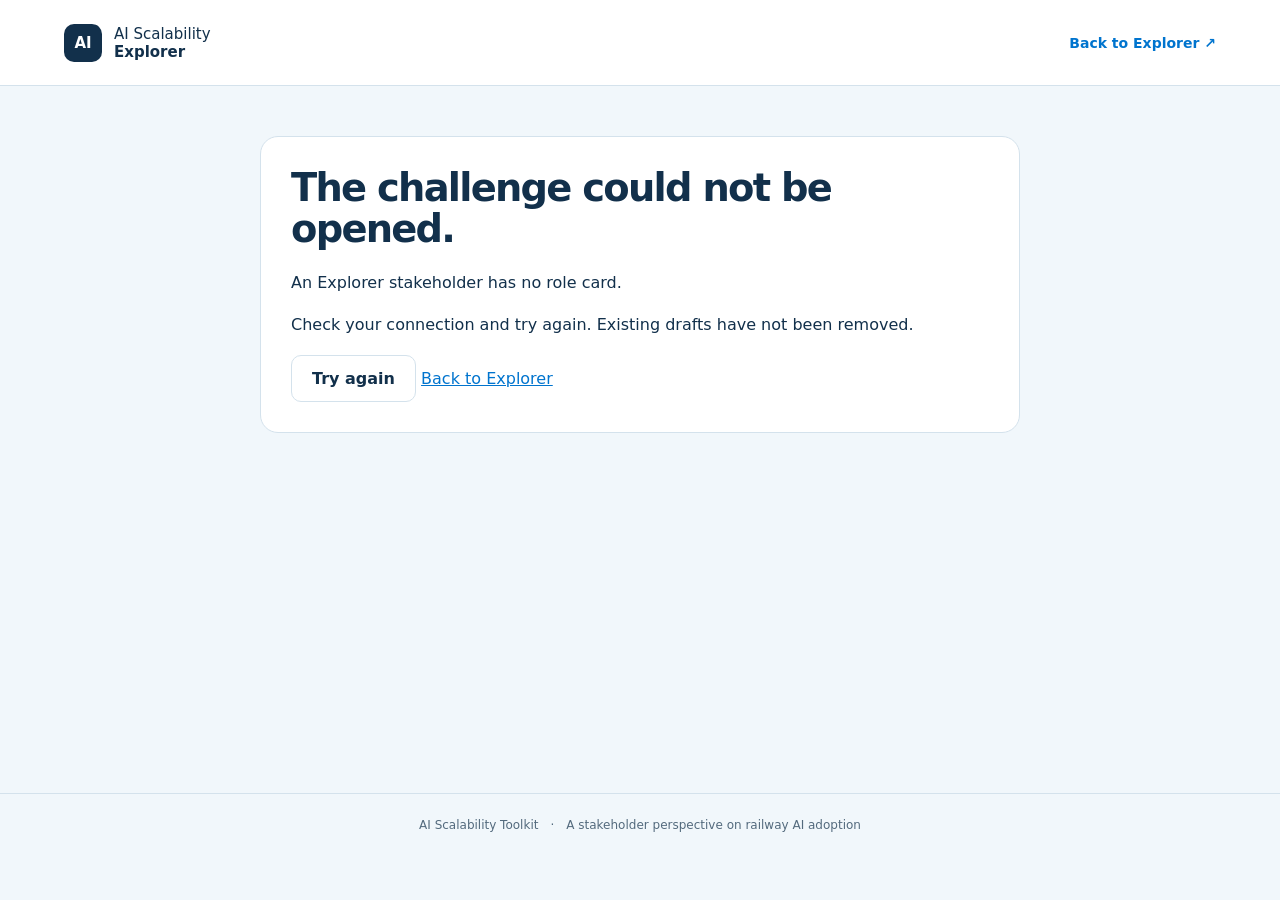
<file: stakeholder-challenge.html>
<!doctype html>
<html lang="en">
<head>
  <meta charset="utf-8">
  <meta name="viewport" content="width=device-width, initial-scale=1">
  <title>Stakeholder Challenge · AI Scalability Explorer</title>
  <link rel="icon" href="./assets/ai-scalability-logo-v2.svg" type="image/svg+xml">
  <link rel="stylesheet" href="./stakeholder-challenge/styles.css">
  <script type="module" src="./stakeholder-challenge/app.mjs"></script>
</head>
<body>
  <a class="skip-link" href="#challenge">Skip to challenge</a>
  <header class="site-header">
    <a class="brand" href="./index.html"><span class="brand-mark" aria-hidden="true">AI</span><span>AI Scalability <strong>Explorer</strong></span></a>
    <nav aria-label="Primary navigation"><a href="./index.html">Back to Explorer <span aria-hidden="true">↗</span></a></nav>
  </header>
  <main id="challenge" tabindex="-1"><p role="status">Loading the stakeholder challenge…</p></main>
  <footer>AI Scalability Toolkit <span>·</span> A stakeholder perspective on railway AI adoption</footer>
  <noscript><p class="notice">Enable JavaScript to load the roles and questions.</p></noscript>
</body>
</html>
</file>
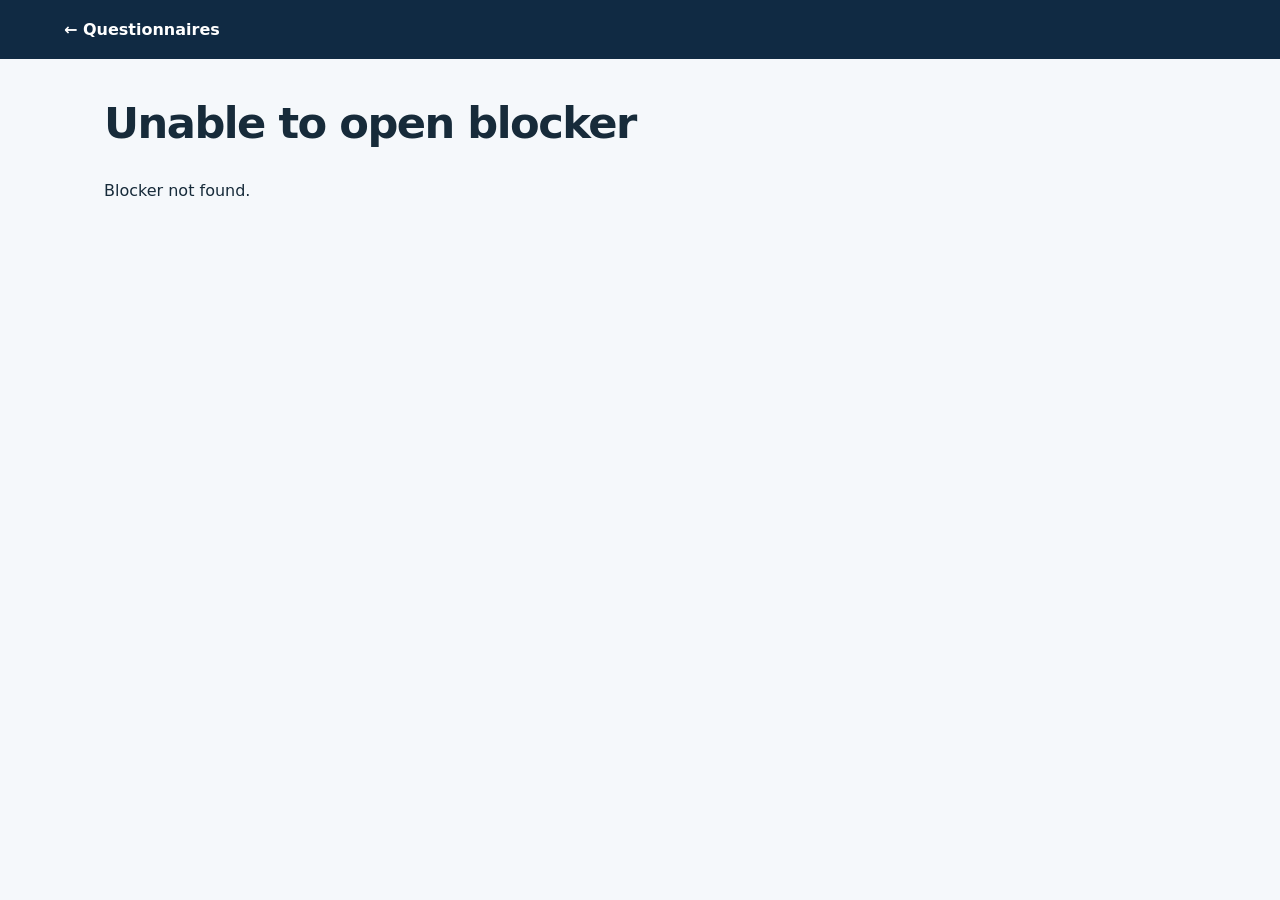
<file: assessment-preview/blocker.html>
<!doctype html>
<html lang="en"><head><meta charset="utf-8"><meta name="viewport" content="width=device-width,initial-scale=1"><title>Blocker details · AI Scalability Explorer</title><link rel="stylesheet" href="styles.css"></head>
<body><header><a href="./">← Questionnaires</a></header><main id="app"><p>Loading blocker…</p></main><script src="views.js"></script><script src="blocker.js"></script></body></html>
</file>
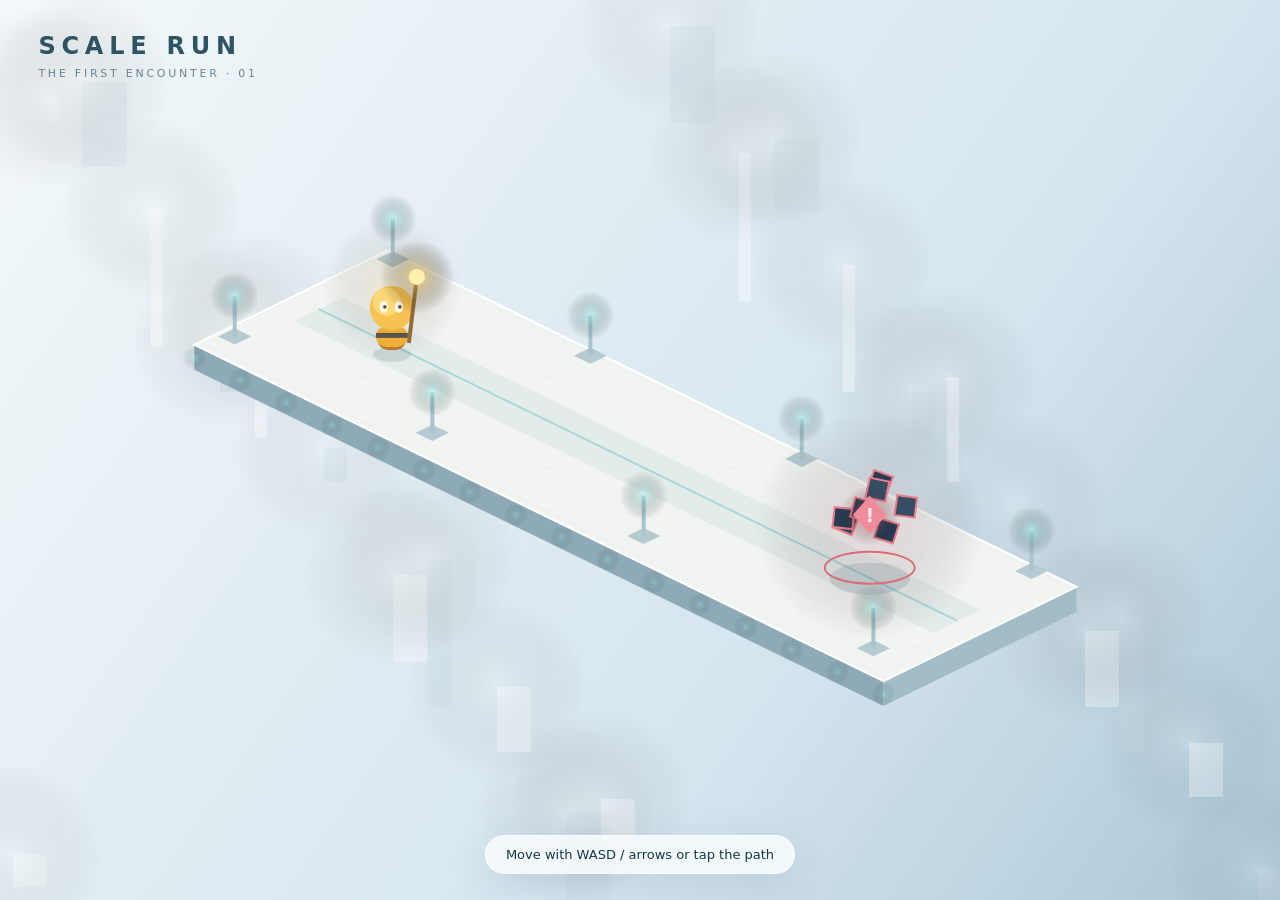
<file: rpg/encounter.html>
<!doctype html><html lang="en"><head><meta charset="utf-8"><meta name="viewport" content="width=device-width,initial-scale=1"><meta name="theme-color" content="#dceaf0"><title>Scale Run · The First Encounter</title><style>
*{box-sizing:border-box}html,body{margin:0;height:100%;overflow:hidden;font-family:Inter,system-ui,Arial,sans-serif;color:#183744;background:#dce8ef}canvas{position:fixed;inset:0;width:100%;height:100%;touch-action:none}.top{position:fixed;left:clamp(15px,3vw,42px);top:clamp(15px,3vw,32px);pointer-events:none}.brand{font-size:clamp(16px,2vw,24px);letter-spacing:.24em;font-weight:700;color:#2d5365}.sub{font-size:11px;letter-spacing:.25em;color:#698695;margin-top:7px}.hint{position:fixed;bottom:26px;left:50%;transform:translateX(-50%);background:#f5fafce9;box-shadow:0 12px 38px #46687925;border:1px solid #ffffffb9;border-radius:100px;padding:11px 20px;font-size:13px;white-space:nowrap;text-align:center}.action{position:fixed;bottom:95px;left:50%;transform:translateX(-50%);border:1px solid #9ddbdc;background:#e9ffff;color:#205868;padding:12px 22px;border-radius:100px;font-weight:700;box-shadow:0 5px 20px #56999d30;cursor:pointer;display:none}.action.show{display:block}.panel{position:fixed;right:22px;top:50%;transform:translateY(-50%);width:min(365px,calc(100vw - 30px));max-height:78dvh;overflow:auto;background:#f8fbfbea;backdrop-filter:blur(16px);border:1px solid #fff;border-radius:18px;padding:22px;box-shadow:0 18px 55px #365b7240;display:none}.panel.show{display:block}.panel h2{font-size:20px;margin:8px 0 12px}.panel p{line-height:1.55;font-size:13px;color:#45616b}.panel small{letter-spacing:.15em;color:#b45c69;font-weight:700}.panel button{float:right;border:0;background:#dfeaed;border-radius:7px;padding:7px 10px;cursor:pointer}.touch{position:fixed;bottom:88px;left:20px;display:none;grid-template-columns:repeat(3,49px);gap:5px}.touch button{width:49px;height:49px;border:1px solid #fff9;border-radius:13px;background:#f9ffffc9;color:#376677;font-size:19px;touch-action:none}.touch .up{grid-column:2}.touch .left{grid-column:1;grid-row:2}.touch .down{grid-column:2;grid-row:2}.touch .right{grid-column:3;grid-row:2}@media(pointer:coarse){.touch{display:grid}.hint{bottom:20px;font-size:11px;padding:9px 13px}.action{bottom:165px}.panel{right:12px;top:12px;transform:none;max-height:65dvh;padding:16px}.brand{font-size:16px}}@media(max-width:650px){.hint{left:auto;right:12px;transform:none;max-width:53vw;white-space:normal}.top{top:16px;left:17px}.action{left:auto;right:18px;transform:none}}
</style></head><body><canvas id="scene"></canvas><div class="top"><div class="brand">SCALE RUN</div><div class="sub">THE FIRST ENCOUNTER · 01</div></div><button class="action" id="interact">✦ Inspect blocker</button><div class="hint" id="hint">Move Stewart with WASD / arrow keys or tap the path</div><div class="touch"><button class="up" data-k="ArrowUp">▲</button><button class="left" data-k="ArrowLeft">◀</button><button class="down" data-k="ArrowDown">▼</button><button class="right" data-k="ArrowRight">▶</button></div><aside class="panel" id="panel"><button id="close">✕</button><small>BLOCKER 01 · AIST</small><h2 id="title">Loading…</h2><p id="statement"></p><p><b>Why it matters</b><br><span id="why"></span></p><p><b>Consequences</b><br><span id="consequence"></span></p><p><b>Relevant enablers</b><br><span id="enablers"></span></p><p style="font-size:11px">Information sourced from the AIST Explorer. This encounter is a visual demonstration; no blocker is considered resolved.</p></aside>
<script>
const c=document.getElementById('scene'),g=c.getContext('2d'),hint=document.getElementById('hint'),action=document.getElementById('interact'),panel=document.getElementById('panel');let W,H,dpr,clock=0,keys={},target=null,opened=false,record=null,enablers=[],near=false;const hero={x:-2.65,y:.05},enemy={x:2.45,y:-.05};const clamp=(v,a,b)=>Math.max(a,Math.min(b,v));const dist=(a,b)=>Math.hypot(a.x-b.x,a.y-b.y);
function resize(){W=innerWidth;H=innerHeight;dpr=Math.min(devicePixelRatio||1,2);c.width=Math.round(W*dpr);c.height=Math.round(H*dpr);g.setTransform(dpr,0,0,dpr,0,0)}addEventListener('resize',resize);resize();
function project(x,y,z=0){const scale=Math.min(W/11.7,H/7.8,110),cx=W*.5,cy=H*.52;return {x:cx+(x-y)*scale*.84,y:cy+(x+y)*scale*.41-z*scale,scale}}
function polygon(points,fill,stroke,width=1){g.beginPath();points.forEach((p,i)=>i?g.lineTo(p.x,p.y):g.moveTo(p.x,p.y));g.closePath();g.fillStyle=fill;g.fill();if(stroke){g.strokeStyle=stroke;g.lineWidth=width;g.stroke()}}
function isoRect(x1,y1,x2,y2,z,fill,stroke){polygon([project(x1,y1,z),project(x2,y1,z),project(x2,y2,z),project(x1,y2,z)],fill,stroke)}
function line(points,color,width=1){g.beginPath();points.forEach((p,i)=>i?g.lineTo(p.x,p.y):g.moveTo(p.x,p.y));g.strokeStyle=color;g.lineWidth=width;g.stroke()}
function glow(x,y,r,color){let grad=g.createRadialGradient(x,y,0,x,y,r);grad.addColorStop(0,color);grad.addColorStop(1,'transparent');g.fillStyle=grad;g.beginPath();g.arc(x,y,r,0,7);g.fill()}
function background(){let grad=g.createLinearGradient(0,0,W,H);grad.addColorStop(0,'#f3f8fa');grad.addColorStop(.65,'#d5e5ee');grad.addColorStop(1,'#abc7d8');g.fillStyle=grad;g.fillRect(0,0,W,H);for(let i=0;i<23;i++){let x=(i*173+47)%W,y=(i*239+97)%H,h=25+(i*31)%135;g.fillStyle=i%2?'#c2d5df45':'#ffffff55';g.fillRect(x,y,12+(i%4)*11,h);glow(x,y,90,'#ffffff25')}}
function world(){const corners=[project(-3.8,-1.05,0),project(3.7,-1.05,0),project(3.7,1.05,0),project(-3.8,1.05,0)];const drop=corners.map(p=>({x:p.x,y:p.y+25}));polygon([corners[2],corners[3],drop[3],drop[2]],'#8ea9b7');polygon([corners[1],corners[2],drop[2],drop[1]],'#a2bdc8');polygon(corners,'#f1f4f1','#ffffff',2);
for(let x=-3.5;x<3.8;x+=.5){line([project(x,-1.05,.005),project(x,1.05,.005)],'#c4d2d425',.8)}for(let y=-1;y<1.1;y+=.5){line([project(-3.8,y,.005),project(3.7,y,.005)],'#c4d2d425',.8)}
isoRect(-3.5,-.26,3.45,.26,.013,'#e4ecea');line([project(-3.5,0,.02),project(3.45,0,.02)],'#a8d7d7',2);
for(const x of [-3.55,-1.4,.9,3.4])for(const y of [-.86,.86]){let p=project(x,y,.1);polygon([project(x-.09,y-.09,.1),project(x+.09,y-.09,.1),project(x+.09,y+.09,.1),project(x-.09,y+.09,.1)],'#b5cbd1');line([project(x,y,.1),project(x,y,.47)],'#a9c4ce',4);glow(project(x,y,.47).x,project(x,y,.47).y,24,'#9df8f57b')}
for(let x=-3.8;x<=3.8;x+=.5){let p=project(x,1.05,-.12);glow(p.x,p.y,12,'#8dece847')}
}
function shadow(x,y,r){let p=project(x,y);g.fillStyle='#3e667529';g.beginPath();g.ellipse(p.x,p.y+3,r,r*.4,0,0,7);g.fill()}
function stewart(){let p=project(hero.x,hero.y);let bob=Math.sin(clock*3.7)*2.5;shadow(hero.x,hero.y,19);g.save();g.translate(p.x,p.y-23+bob);glow(0,-38,70,'#f8c56b32');g.fillStyle='#b7792b';g.beginPath();g.roundRect(-14,2,28,22,10);g.fill();g.fillStyle='#efae37';g.beginPath();g.roundRect(-16,0,32,21,12);g.fill();g.fillStyle='#5b564b';g.fillRect(-16,7,32,5);g.fillStyle='#f8c253';g.beginPath();g.arc(0,-18,22,0,7);g.fill();g.fillStyle='#ffd977';g.beginPath();g.arc(-5,-24,14,0,7);g.fill();g.fillStyle='#fffdf2';g.beginPath();g.ellipse(-8,-19,4.2,5.8,0,0,7);g.ellipse(7,-19,4.2,5.8,0,0,7);g.fill();g.fillStyle='#6b4d29';g.beginPath();g.arc(-7,-19,1.8,0,7);g.arc(8,-19,1.8,0,7);g.fill();g.strokeStyle='#956c38';g.lineWidth=4;g.beginPath();g.moveTo(17,17);g.lineTo(25,-49);g.stroke();glow(25,-49,37,'#ffd166a0');g.fillStyle='#fff0ad';g.beginPath();g.arc(25,-49,8,0,7);g.fill();g.restore()}
function blocker(){let p=project(enemy.x,enemy.y);shadow(enemy.x,enemy.y,40);let pulse=.5+.5*Math.sin(clock*2);glow(p.x,p.y-50,115,near?'#f17b8c56':'#db9da944');g.save();g.translate(p.x,p.y-10);g.strokeStyle='#d86c79';g.lineWidth=2;g.beginPath();g.ellipse(0,2,45,16,0,0,7);g.stroke();for(let i=0;i<7;i++){let a=i*2.4+clock*.14,r=17+(i%3)*11,z=-40-(i%4)*13+Math.sin(clock+i)*4,x=Math.cos(a)*r,y=Math.sin(a)*r*.43;g.save();g.translate(x,y+z);g.rotate(.25+Math.sin(clock*.3+i)*.15);g.fillStyle=i%2?'#354e64':'#273c53';g.fillRect(-10,-10,20,20);g.strokeStyle='#ec7d8c';g.strokeRect(-10,-10,20,20);g.restore()}glow(0,-50,30,'#ff788d'+(near?'dd':'88'));g.fillStyle='#ef8b9b';g.beginPath();g.moveTo(0,-70);g.lineTo(17,-51);g.lineTo(0,-32);g.lineTo(-17,-51);g.closePath();g.fill();g.fillStyle='#fff0f0';g.font='bold 19px system-ui';g.textAlign='center';g.fillText('!',0,-44);g.restore();if(near){g.fillStyle='#34586a';g.font='600 13px system-ui';g.textAlign='center';g.fillText('BLOCKER 01',p.x,p.y-132)}}
function draw(){background();world();blocker();stewart();if(near){let p=project(enemy.x,enemy.y);glow(p.x,p.y-80,95,'#faadba29')}}
function step(t){let dt=Math.min((t-(step.prev||t))/1000,.04);step.prev=t;clock+=dt;let dx=Number(keys.ArrowRight||keys.d)-Number(keys.ArrowLeft||keys.a),dy=Number(keys.ArrowDown||keys.s)-Number(keys.ArrowUp||keys.w);if(target&&!dx&&!dy){dx=target.x-hero.x;dy=target.y-hero.y;if(Math.hypot(dx,dy)<.09)target=null}let len=Math.hypot(dx,dy);if(len>.001){hero.x=clamp(hero.x+dx/len*dt*1.85,-3.4,3.35);hero.y=clamp(hero.y+dy/len*dt*1.85,-.7,.7)}near=dist(hero,enemy)<1.35;action.classList.toggle('show',near&&!opened);if(near&&!opened)hint.textContent='A blocker has awakened. Inspect it to learn what stands in your way.';else if(!opened)hint.textContent='Move with WASD / arrows or tap the path';draw();requestAnimationFrame(step)}
document.addEventListener('keydown',e=>{if(['ArrowUp','ArrowDown','ArrowLeft','ArrowRight',' '].includes(e.key))e.preventDefault();keys[e.key]=true;if((e.key==='e'||e.key==='Enter')&&near)inspect()});document.addEventListener('keyup',e=>keys[e.key]=false);
document.querySelectorAll('[data-k]').forEach(b=>{let k=b.dataset.k;b.addEventListener('pointerdown',e=>{e.preventDefault();keys[k]=true;b.setPointerCapture(e.pointerId)});for(let ev of ['pointerup','pointercancel','lostpointercapture'])b.addEventListener(ev,()=>keys[k]=false)});
c.addEventListener('pointerdown',e=>{let s=Math.min(W/11.7,H/7.8,110),a=(e.clientX-W*.5)/(.84*s),b=(e.clientY-H*.52)/(.41*s);target={x:clamp((a+b)/2,-3.4,3.35),y:clamp((b-a)/2,-.7,.7)}});
function inspect(){opened=true;panel.classList.add('show');action.classList.remove('show');hint.textContent='Stewart has identified the blocker.'}action.onclick=inspect;document.getElementById('close').onclick=()=>{opened=false;panel.classList.remove('show')};
function esc(s){return String(s||'Not documented').replace(/[&<>"]/g,ch=>({'&':'&amp;','<':'&lt;','>':'&gt;','"':'&quot;'}[ch]))}
fetch('../aist_roadmap_data.json').then(r=>{if(!r.ok)throw Error('Unable to load');return r.json()}).then(data=>{record=data.blockers[0];enablers=(record.enabler_ids||[]).map(id=>data.enablers.find(x=>x.enabler_id===id)).filter(Boolean);document.getElementById('title').textContent=record.blocker_title;document.getElementById('statement').textContent=record.blocker_statement;document.getElementById('why').textContent=record.why_it_matters;document.getElementById('consequence').textContent=record.consequence_if_not_addressed;document.getElementById('enablers').innerHTML=enablers.map(e=>'• '+esc(e.enabler_title)).join('<br>')}).catch(()=>{document.getElementById('title').textContent='AIST data unavailable';document.getElementById('statement').textContent='Please reload the page.'});requestAnimationFrame(step);
</script></body></html>
</file>
<file: readiness.css>
.readiness{max-width:1080px;margin:auto}.readiness-heading,.readiness-toolbar,.readiness-row-heading,.readiness-progress{display:flex;gap:20px;align-items:center;justify-content:space-between}.readiness-heading h2{margin-top:4px}.readiness-notice{border-left:3px solid #b48229;background:#fff8e9;padding:14px 18px;line-height:1.6;color:#594a30}.readiness-toolbar{align-items:flex-end;flex-wrap:wrap;margin:24px 0 8px}.readiness-toolbar>label{flex:1;min-width:220px}.readiness-tools{display:flex;gap:10px;flex-wrap:wrap}.readiness label{display:block;font-weight:650}.readiness input:not([type=radio]):not([type=checkbox]),.readiness textarea,.readiness select{display:block;width:100%;padding:12px;border:1px solid #b8c8d4;border-radius:8px;background:#fff;color:#172b3a;font:inherit;margin-top:7px;box-sizing:border-box}.readiness textarea{resize:vertical;line-height:1.6}.readiness label .subtle{font-weight:400}.readiness-progress{margin:28px 0 16px;flex-wrap:wrap;font-size:14px}.readiness-jump{margin-bottom:22px}.readiness-question{border:1px solid #dce5ec;border-radius:16px;padding:28px;background:#fff}.readiness-question h3{font-size:25px;line-height:1.4;margin:10px 0 18px}.readiness fieldset{border:0;padding:0;margin:24px 0}.readiness legend{font-weight:700;margin-bottom:12px}.readiness-responses{display:flex;gap:10px;flex-wrap:wrap}.readiness-responses label{display:flex;align-items:center;gap:8px;border:1px solid #bdccd8;border-radius:8px;padding:12px 16px;cursor:pointer}.readiness input[type=radio],.readiness input[type=checkbox]{accent-color:#173f5f;width:18px;height:18px;flex-shrink:0}.readiness-responses label:has(input:checked){border-color:#173f5f;background:#edf5fb}.readiness-inputs{display:grid;grid-template-columns:1fr 1fr;gap:18px;margin:18px 0}.readiness-details{border-top:1px solid #e0e8ee;padding-top:16px;margin-top:22px}.readiness summary{cursor:pointer;font-weight:650;padding:5px 0;line-height:1.5}.readiness li{line-height:1.6;margin:10px 0}.readiness-checkbox{display:flex!important;align-items:flex-start;gap:10px;font-weight:400!important;margin:12px 0}.readiness-report h3{font-size:23px;line-height:1.5}.readiness-counts{display:flex;gap:10px;flex-wrap:wrap;margin:20px 0}.readiness-counts span{padding:8px 12px;background:#edf3f7;border-radius:6px;font-size:14px}.readiness-gate{margin:36px 0}.readiness-report-row{border:1px solid #dce5ec;border-left:4px solid #b8c8d4;border-radius:10px;padding:20px;margin:18px 0;background:#fff;break-inside:avoid}.readiness-report-row[data-kind=gap],.readiness-report-row[data-kind=evidence-needed],.readiness-report-row[data-kind=justify-na],.readiness-report-row[data-kind=stale]{border-left-color:#b48229}.readiness-report-row p{line-height:1.6;white-space:pre-wrap;overflow-wrap:anywhere}.readiness-row-heading{align-items:flex-start}.readiness-row-heading h4{margin:0;font-size:18px;line-height:1.5}.readiness-row-heading button{flex-shrink:0}.readiness-enabler{margin:14px 0;border:1px solid #e0e8ee;padding:12px;border-radius:8px}.readiness :focus-visible{outline:3px solid #3f8cbd;outline-offset:3px}.readiness .text-action{white-space:normal;text-align:left}.readiness select{max-width:100%}
@media(max-width:680px){.readiness-question{padding:18px}.readiness-question h3{font-size:21px}.readiness-inputs{grid-template-columns:1fr}.readiness-toolbar,.readiness-heading,.readiness-row-heading{align-items:flex-start}.readiness-heading{flex-wrap:wrap}.readiness-row-heading{display:block}.readiness-row-heading button{margin-top:12px}.readiness-responses label{flex:1 1 120px}.readiness-tools button{flex:1 1 auto}}
@media print{body:has(.readiness-report) header,body:has(.readiness-report) #modalRoot,body:has(.readiness-report) #toastRoot,.readiness-heading,.readiness-toolbar,.readiness [data-save-status],.readiness-report .readiness-tools,.readiness [data-edit]{display:none!important}.readiness{max-width:none}.readiness .readiness-report-row{break-inside:auto}.readiness details{display:block}.readiness{color:#000}.readiness-report button[data-blocker]{border:0;color:#000}}
</file>
<file: validation.css>
.dependency-views{flex-wrap:wrap}.vr-page{max-width:1160px;margin:0 auto;padding:38px 24px 60px;color:#19374c}.vr-header{margin-bottom:28px}.vr-eyebrow{color:#197b9a;font-size:12px;font-weight:800;letter-spacing:1.7px}.vr-header h1{font-size:38px;letter-spacing:-1.2px;margin:12px 0}.vr-header p,.vr-box p{line-height:1.65;color:#536c7d}.vr-box{background:#fff;border:1px solid #d8e3eb;border-radius:18px;padding:28px}.vr-box h2{font-size:23px;margin-top:0}.vr-intro{max-width:850px}.vr-steps{display:flex;gap:22px;flex-wrap:wrap;margin:25px 0;font-size:14px;font-weight:650}.vr-steps b{display:inline-grid;place-items:center;border-radius:50%;background:#e5f3f7;color:#12657e;width:28px;height:28px;margin-right:7px}.vr-setup{display:flex;gap:22px;margin:24px 0}.vr-setup label{display:flex;flex-direction:column;gap:8px;font-size:13px;font-weight:650;flex:1}.vr-page select,.vr-page input[type=text],.vr-page input:not([type]),.vr-page textarea{padding:12px;border:1px solid #a8bdcb;border-radius:8px;font:inherit;background:white;color:#17374e;min-width:0}.vr-page button{padding:12px 18px;border:1px solid #b5c8d6;background:white;color:#274c66;border-radius:9px;font:600 14px system-ui;cursor:pointer}.vr-page button.vr-primary{background:#126e8c;border-color:#126e8c;color:white}.vr-page button:disabled{opacity:.5;cursor:default}.vr-page button:focus-visible,.vr-page input:focus-visible,.vr-page textarea:focus-visible{outline:3px solid #62bbda;outline-offset:3px}.vr-progress{display:flex;justify-content:space-between;font-size:13px;font-weight:650;color:#45677a}.vr-page progress{width:100%;height:6px;accent-color:#1684a5;margin:14px 0 24px}.vr-pair{display:grid;grid-template-columns:1fr 90px 1fr;align-items:stretch;margin-bottom:22px}.vr-card{padding:28px;border-radius:16px;border:1px solid #cbdde8;background:white}.vr-a{background:#edf7fb;border:2px solid #1682a1}.vr-b{background:#fafcfe}.vr-badge{font-size:11px;letter-spacing:1px;font-weight:800;color:#336379}.vr-a .vr-badge{color:#087390}.vr-card h2{font-size:22px;line-height:1.35;margin:18px 0 14px;letter-spacing:-.4px}.vr-card p{font-size:14px;line-height:1.75;color:#436074;margin-bottom:0}.vr-direction{display:flex;flex-direction:column;justify-content:center;text-align:center;font-size:11px;color:#4d6a7e}.vr-direction span{font-size:32px;color:#187a99}.vr-page fieldset{border:0;margin:0;padding:0}.vr-page legend{font-size:20px;font-weight:750}.vr-hint{font-size:12px!important;color:#627c8e!important}.vr-answers{display:grid;grid-template-columns:repeat(3,1fr);gap:12px;margin:18px 0 22px}.vr-answers label{display:flex;align-items:center;gap:12px;border:1px solid #bcd0dd;border-radius:11px;padding:16px;cursor:pointer}.vr-answers label:has(input:checked){border:2px solid #1682a1;background:#eef8fb;padding:15px}.vr-answers input{accent-color:#126e8c;width:19px;height:19px;flex-shrink:0}.vr-answers strong,.vr-answers small{display:block}.vr-answers small{font-size:12px;color:#647c8c;margin-top:5px}.vr-comment{display:flex;flex-direction:column;gap:8px;font-size:12px;font-weight:650}.vr-page textarea{resize:vertical;width:100%;box-sizing:border-box}.vr-actions{display:flex;gap:10px;justify-content:flex-end;flex-wrap:wrap;margin-top:22px}.vr-actions button:first-child{margin-right:auto}.vr-privacy{max-width:880px;font-size:12px;color:#6b8191;line-height:1.75;margin-top:28px}.vr-error:not([hidden]){padding:15px;background:#fff1ef;color:#9b3326;border-radius:10px;margin-bottom:18px;font-size:14px}.vr-test{padding:12px;background:#fff5d8;color:#7a5d15;border-radius:8px}.vr-saved{font-size:11px;color:#728898}.vr-review-list{display:grid;gap:8px;margin-top:20px}.vr-review-list button{display:flex;justify-content:space-between;gap:20px;text-align:left;font-weight:400;font-size:13px}.vr-review-list b{white-space:nowrap}.vr-done{text-align:center;padding:40px}.vr-check{display:inline-grid;place-items:center;border-radius:50%;background:#dff4ec;color:#217252;width:60px;height:60px;font-size:32px;margin-bottom:20px}@media(max-width:760px){.vr-page{padding:28px 16px 40px}.vr-header h1{font-size:30px}.vr-pair{grid-template-columns:1fr}.vr-direction{padding:8px;flex-direction:row;gap:12px;align-items:center}.vr-direction span{transform:rotate(90deg)}.vr-card,.vr-box{padding:20px}.vr-card h2{font-size:20px}.vr-answers{grid-template-columns:1fr}.vr-setup{flex-direction:column}.vr-actions button{flex:1}.vr-steps{display:grid;gap:12px}.vr-review-list button{flex-direction:column;gap:8px}}
</file>
<file: dependencies.css>
.dep-page { width:min(1440px,calc(100% - 48px)); }
.dep-page > .lead { max-width:820px; }
.dep-controls { display:flex; flex-wrap:wrap; gap:18px; padding:22px; background:white; border:1px solid var(--line); border-radius:16px; margin:28px 0 20px; }
.dep-controls label { display:flex; flex-direction:column; gap:8px; font-size:12px; font-weight:750; color:#486174; }
.dep-controls .dep-select-blocker { flex:1; min-width:240px; }
.dep-controls select { border:1px solid #c8d6e2; background:#fbfdff; border-radius:8px; padding:11px 30px 11px 10px; max-width:100%; min-width:0; color:var(--ink); }
.dep-legend { display:flex; align-items:center; flex-wrap:wrap; gap:18px; font-size:12px; color:#486174; }
.dep-legend span { display:inline-flex; align-items:center; gap:7px; }
.dep-legend i { width:30px; border-radius:6px; }
.dep-reading,.dep-footnote { font-size:12px; color:#5c7183; line-height:1.6; margin:14px 0; }
.dep-summary { font-size:12px; padding:13px 0 22px; color:#486174; }
.dep-map { position:relative; display:grid; grid-template-columns:minmax(0,1fr) minmax(0,.95fr) minmax(0,1fr); gap:70px; align-items:start; padding:24px 0; }
.dep-direction-upstream,.dep-direction-downstream { grid-template-columns:repeat(2,minmax(0,1fr)); }
.dep-lines { position:absolute; inset:0; width:100%; height:100%; pointer-events:none; z-index:0; overflow:visible; }
.dep-column,.dep-focus { position:relative; z-index:1; min-width:0; }
.dep-column h3 { font-size:17px; margin-bottom:6px; }
.dep-column h3 > span { display:inline-block; background:#e5edf3; border-radius:12px; padding:3px 7px; font-size:12px; }
.dep-column > p { font-size:12px; line-height:1.5; color:#64748b; min-height:36px; }
.dep-stack { display:grid; gap:12px; }
.dep-card { display:grid; gap:9px; width:100%; padding:16px; text-align:left; border:1px solid #d9e3eb; border-left:4px solid var(--dep-color); border-radius:12px; background:white; cursor:pointer; box-shadow:0 3px 10px #102a4305; }
.dep-card:hover { border-color:var(--dep-color); background:#f5f9fc; box-shadow:0 4px 16px #102a4310; }
.dep-domain { font-size:10px; text-transform:uppercase; letter-spacing:.07em; color:#61778b; }
.dep-card strong { font-size:13px; line-height:1.45; color:#193b54; }
.dep-card-footer { display:flex; flex-wrap:wrap; justify-content:space-between; gap:6px; font-size:10px; color:#61778b; align-items:center; }
.dep-badge { border:1px solid var(--dep-color); border-radius:12px; padding:3px 8px; color:#253d50; background:white; font-weight:700; }
.dep-focus { margin-top:78px; background:#102a43; color:white; padding:28px; border-radius:18px; box-shadow:0 12px 30px #102a4320; }
.dep-focus .eyebrow { color:#9ed0fb; display:block; }
.dep-focus h3 { color:white; font-size:22px; line-height:1.25; }
.dep-focus p { font-size:13px; line-height:1.7; color:#d1e1ed; }
.dep-focus .outline-btn { background:transparent; border-color:#7693ac; color:white; font-size:12px; }
.dep-empty { background:#eef3f7; padding:20px; border-radius:12px; font-size:13px; line-height:1.6; color:#61778b; }
@media(max-width:1100px) { .topbar { height:auto; min-height:68px; grid-template-columns:1fr auto; padding:12px 20px 0; gap:8px; } .main-nav { grid-row:2; grid-column:1/-1; min-height:48px; overflow-x:auto; } .topbar-actions { grid-column:2; grid-row:1; } .main-nav button,.main-nav .timeline-nav-link { white-space:nowrap; } .dep-map { gap:40px; } }
@media(max-width:760px) { .dep-page { width:calc(100% - 32px); padding-top:30px; } .dep-controls { padding:15px; } .dep-controls label { width:100%; } .dep-map { grid-template-columns:1fr; gap:26px; padding-left:20px; } .dep-focus { margin-top:0; padding:22px; } .dep-column > p { min-height:0; } .dep-legend { gap:12px; } }
</file>
<file: stage-dependencies.css>
.dependency-views{display:flex;gap:8px;width:min(1440px,calc(100% - 48px));margin:24px auto 0}.dependency-views a{padding:10px 17px;border:1px solid #cbdbe7;border-radius:24px;color:#36566d;text-decoration:none;font-size:13px;font-weight:700}.dependency-views a[aria-current=page]{background:#102a43;color:white;border-color:#102a43}.sg-page{width:min(1440px,calc(100% - 48px));padding-top:30px}.sg-toolbar{display:flex;flex-wrap:wrap;gap:24px;align-items:center;padding:20px;background:#fff;border:1px solid var(--line);border-radius:14px;margin:24px 0 16px}.sg-toolbar label{display:flex;gap:10px;align-items:center;font-size:13px;font-weight:650}.sg-toolbar select{max-width:460px;padding:10px;border:1px solid #c4d4e1;border-radius:8px;background:white;color:#17334c}.sg-toolbar input{width:18px;height:18px;accent-color:#1479d2}.sg-legend{display:flex;flex-wrap:wrap;align-items:center;gap:10px 18px;color:#486174;font-size:12px}.sg-legend span{display:inline-flex;align-items:center;gap:6px}.sg-legend i{display:inline-block;width:22px;height:5px;border-radius:3px}.sg-reading,.sg-summary{font-size:13px;line-height:1.6;color:#586f81}.sg-summary{font-weight:650}.sg-scroll{overflow-x:auto;background:#fff;border:1px solid var(--line);border-radius:16px}.sg-map{display:block;width:100%;min-width:1000px}.sg-map-caption{font:700 11px Inter,system-ui,sans-serif;fill:#60798c;letter-spacing:1.2px}.sg-link{cursor:pointer}.sg-hit{fill:none;stroke:transparent;stroke-width:22;pointer-events:stroke}.sg-line{fill:none;pointer-events:none;opacity:.75}.sg-link:hover .sg-line,.sg-link:focus .sg-line,.sg-link.selected .sg-line{opacity:1;filter:drop-shadow(0 0 3px #15374f80)}.sg-map.has-selection .sg-link:not(.selected) .sg-line{opacity:.2}.sg-link:focus{outline:none}.sg-node{cursor:pointer}.sg-node rect{fill:#f4f8fc;stroke:#adc5d7;stroke-width:1.5}.sg-node.focused rect,.sg-node:hover rect,.sg-node:focus rect{fill:#e5f1fc;stroke:#1479d2;stroke-width:3}.sg-node text,.sg-within text{text-anchor:middle;pointer-events:none;font-family:Inter,system-ui,sans-serif}.sg-node-id{fill:#1479d2;font-size:12px;font-weight:800}.sg-node-label{fill:#17334c;font-size:12px;font-weight:650}.sg-within{cursor:pointer}.sg-within text{fill:white;font-size:10px;font-weight:750}.sg-within:focus rect,.sg-within[aria-pressed=true] rect{stroke:#102a43;stroke-width:3}.sg-mobile-note{display:none}.sg-connections{margin:18px 0;background:#fff;border:1px solid var(--line);border-radius:12px;padding:16px}.sg-connections summary{cursor:pointer;font-size:13px;font-weight:700;color:#294b65}.sg-connection-list{display:grid;grid-template-columns:repeat(auto-fit,minmax(220px,1fr));gap:9px;margin-top:16px}.sg-connection-list button{text-align:left;border:1px solid #d7e2eb;border-radius:9px;background:#f8fbfd;padding:12px;font-size:13px;font-weight:700;cursor:pointer}.sg-connection-list button span{display:block;font-size:11px;font-weight:400;margin-top:5px;color:#64748b}.sg-connection-list button[aria-pressed=true]{border-color:#1479d2;background:#eaf4ff}.sg-detail{background:white;border:1px solid var(--line);border-radius:16px;padding:24px;margin-top:18px;scroll-margin-top:90px}.sg-detail p{font-size:13px;line-height:1.7;color:#486174}.sg-later{display:inline-block;padding:3px 9px;background:#fff0db;color:#85510a;border-radius:10px;margin-left:8px;font-size:11px;font-weight:700}.sg-table-scroll{overflow-x:auto}.sg-detail table{width:100%;border-collapse:collapse;text-align:left;font-size:13px}.sg-detail caption{text-align:left;font-size:12px;color:#64748b;padding:10px 0}.sg-detail th{background:#f1f6fa;padding:12px;font-size:11px;color:#466077}.sg-detail td{padding:14px 12px;border-bottom:1px solid #e5edf3;vertical-align:top;line-height:1.5}.sg-detail td button{background:none;border:0;padding:0;text-align:left;color:#1766a1;text-decoration:underline;text-underline-offset:3px;cursor:pointer;line-height:1.5}.sg-importance{display:inline-block;border:2px solid;border-radius:12px;min-width:28px;padding:1px 7px;text-align:center;font-weight:750;white-space:nowrap}.sg-explanation{padding:24px;margin-top:22px;border-left:4px solid #d19a4c;background:#fff8ed;border-radius:0 12px 12px 0}.sg-explanation h3{font-size:16px}.sg-explanation p{font-size:13px;line-height:1.7;color:#5f655e;max-width:1000px}.sg-explanation p:last-child{margin-bottom:0}@media(max-width:760px){.sg-page,.dependency-views{width:calc(100% - 32px)}.sg-toolbar label{flex-wrap:wrap;max-width:100%}.sg-toolbar select{max-width:100%;width:100%}.sg-mobile-note{display:block}.sg-detail{padding:16px}.sg-detail table{min-width:660px}.sg-legend{font-size:11px}.sg-explanation{padding:18px}}
</file>
<file: community-metadata.css>
.tl-blocker-node.critical-core{border-left:4px solid #ad482c;background:#fff8f4}.criticality-label{display:block;margin-top:8px;color:#7a5545;font-weight:650}
</file>
<file: entry.css>
/* Assessment-led entry, using existing colour and type tokens. */
.hero{margin-top:0;overflow:hidden;background:radial-gradient(ellipse at 80% 35%,#ccefff 0,transparent 55%),linear-gradient(110deg,#fcfdff,#eef7ff);padding:64px 0 50px}.hero-inner{width:min(1440px,92%);margin:auto}.hero-grid{display:grid;grid-template-columns:.9fr 1.1fr;gap:36px;align-items:center}.hero-copy h1{font-size:clamp(46px,4.7vw,72px);line-height:1.02;letter-spacing:-.045em;margin:22px 0}.hero-copy h1 span{color:#0782ed}.hero-copy .lead{font-size:18px;line-height:1.55;max-width:560px}.hero-actions{display:grid;grid-template-columns:minmax(0,370px) auto;gap:12px;align-items:center}.hero-cta,.hero-timeline{display:flex;justify-content:space-between;align-items:center;gap:20px;padding:20px 24px;border-radius:14px;text-decoration:none;font-weight:700}.hero-cta{background:#102f50;color:white;border:1px solid #1684df;box-shadow:0 8px 25px #1d88d42b}.hero-timeline{grid-column:1;background:#ffffffd9;color:#102f50;border:1px solid #c4def5}.recommended{font-size:12px;font-weight:700;color:#0874ce;max-width:130px}.hero-browse{grid-column:1;text-align:left;border:0;background:none;color:#426589;text-decoration:underline;padding:8px 0;cursor:pointer;font-size:14px}.hero-visual{position:relative;width:100%;min-width:0;max-width:none}.journey-pill{position:relative;margin:0 auto 28px;width:max-content;max-width:100%;background:#ffffffba;border:1px solid white;border-radius:28px;padding:14px 24px;font-size:13px;font-weight:700;color:#183c60;display:flex;gap:20px}.journey-pill span{color:#6d8caa}.journey-art{position:relative;display:grid;grid-template-columns:repeat(3,minmax(0,1fr));gap:30px 18px;padding:15px 0 40px;isolation:isolate}.journey-card{display:flex;flex-direction:column;gap:8px;background:#fffffff2;border:1px solid #d4e8fa;border-radius:22px;padding:20px 16px;box-shadow:0 12px 30px #3488b912;color:#142f4e;text-decoration:none;min-height:175px;transform:rotate(-4deg)}.journey-card:nth-of-type(even){transform:translateY(22px) rotate(3deg)}.journey-number{display:grid;place-items:center;width:32px;height:32px;border-radius:50%;background:#eef6ff;color:var(--journey-color);font-size:18px;font-weight:800}.journey-card small{font-size:9px;letter-spacing:.12em;color:var(--journey-color);font-weight:800}.journey-card strong{font-size:14px;line-height:1.3}.journey-caption{font-size:12px;line-height:1.4;color:#526e8b}.journey-card:hover{border-color:var(--journey-color);box-shadow:0 12px 30px #3488b92b}.framework-strip{width:min(1440px,92%);margin:0 auto;padding:36px 0 48px;background:#f8fbff;border-top:1px solid #d6e7f5}.framework-title{font-size:30px;margin:0 0 10px}.mechanism-intro{max-width:1000px;color:#526e8b;line-height:1.5}.mechanism-explainer-grid{display:grid;grid-template-columns:repeat(auto-fit,minmax(200px,1fr));gap:14px}.mechanism-explainer{background:#ffffffb0;border:1px solid #d6e7f5;border-radius:16px;padding:18px;min-width:0}.mechanism-explainer strong{font-size:15px;line-height:1.4}.mechanism-explainer small{font-size:13px;line-height:1.55;color:#526e8b}.mechanism-explainer .mechanism-dot{margin-top:6px}a:focus-visible,button:focus-visible{outline:3px solid #167ed0;outline-offset:4px}@media(max-width:1100px){.hero-actions{grid-template-columns:1fr}.recommended{max-width:none;grid-row:2}.mechanism-explainer-grid{grid-template-columns:repeat(3,1fr)}}@media(max-width:800px){.hero-grid{grid-template-columns:1fr}.hero{padding-top:36px}.hero-copy h1{font-size:52px}.hero-visual{margin-top:20px}.main-nav{gap:0}.topbar{height:auto;min-height:68px;grid-template-columns:1fr auto;padding:14px;gap:10px}.main-nav{grid-row:2;grid-column:1/-1;justify-content:center}.main-nav .timeline-nav-link,.main-nav button{padding:10px}.topbar-actions{grid-column:2;grid-row:1}}@media(max-width:480px){.journey-art{grid-template-columns:repeat(2,minmax(0,1fr));gap:18px}.journey-card{transform:none;min-height:180px;padding:16px}.journey-pill{gap:12px;padding:12px 16px}.mechanism-explainer-grid{grid-template-columns:1fr}.hero-actions{display:flex;flex-direction:column;align-items:stretch}.recommended{order:0}.hero-cta{order:-1}.hero-copy h1{font-size:48px}.hero-cta,.hero-timeline{padding:18px;font-size:16px}}
@media(max-width:800px){.hero-copy{order:0}.hero-visual{order:1}}

/* Independent gate links: a gently staggered composition, with no connectors. */
.hero::after { content: none; }
.hero-grid { grid-template-columns: minmax(0,.9fr) minmax(0,1.1fr); }
.journey-art { gap: 28px 22px; padding: 20px 10px 40px; }
.journey-card {
  --tilt: -3deg;
  --offset: 0px;
  --delay: 0ms;
  min-width: 0;
  min-height: 198px;
  padding: 20px;
  border-radius: 18px;
  transform: translateY(var(--offset)) rotate(var(--tilt));
  transition: border-color .2s ease, box-shadow .2s ease;
}
.journey-card:nth-of-type(even) { transform: translateY(var(--offset)) rotate(var(--tilt)); }
.journey-1 { --tilt: 2deg; --offset: 16px; --delay: 70ms; }
.journey-2 { --tilt: -4deg; --offset: -10px; --delay: 140ms; }
.journey-3 { --tilt: 3deg; --offset: 4px; --delay: 210ms; }
.journey-4 { --tilt: -2deg; --offset: 18px; --delay: 280ms; }
.journey-5 { --tilt: 2deg; --offset: -4px; --delay: 350ms; }
.journey-number { width: 36px; height: 36px; }
.journey-card small { font-size: 10px; }
.journey-card strong { font-size: 16px; }
.journey-caption { font-size: 13px; }
.journey-card:focus-visible { border-color: var(--journey-color); }
.mechanism-explainer { transition: border-color .2s ease, box-shadow .2s ease; }
@media (hover: hover) {
  .mechanism-explainer:hover { border-color: var(--mech); box-shadow: 0 6px 20px #102a430a; }
  .hero-cta:hover { background: #173f5f; }
  .hero-timeline:hover { background: #eaf4ff; }
}
@media (prefers-reduced-motion: no-preference) {
  .journey-card {
    animation: gate-enter .65s ease both, gate-float 7s ease-in-out 2;
    animation-delay: var(--delay), calc(.65s + var(--delay));
  }
  .journey-card:hover, .journey-card:focus-visible { animation-play-state: paused; }
  .hero-cta, .hero-timeline { transition: translate .2s ease, background .2s ease; }
  .hero-cta:hover, .hero-timeline:hover { translate: 0 -2px; }
}
@keyframes gate-enter {
  from { opacity: 0; translate: 0 12px; }
  to { opacity: 1; translate: 0 0; }
}
@keyframes gate-float {
  0%, 100% { translate: 0 0; }
  50% { translate: 0 -5px; }
}
@media (max-width: 1100px) and (min-width: 801px) {
  .hero-grid { grid-template-columns: minmax(0,.85fr) minmax(0,1.15fr); gap: 24px; }
  .journey-art { gap: 22px 12px; }
  .journey-card { padding: 14px; }
  .journey-card strong { font-size: 14px; }
}
@media (max-width: 800px) {
  .hero-grid { grid-template-columns: 1fr; }
  .framework-strip { width: 92%; }
}
@media (max-width: 600px) {
  .journey-art { grid-template-columns: repeat(2,minmax(0,1fr)); gap: 16px; padding: 12px 0 20px; }
  .journey-card, .journey-card:nth-of-type(even) { transform: none; min-height: 190px; padding: 16px; }
  .mechanism-explainer-grid { grid-template-columns: repeat(2,minmax(0,1fr)); }
}
@media (max-width: 400px) {
  .mechanism-explainer-grid { grid-template-columns: 1fr; }
  .hero-copy h1 { font-size: clamp(38px,12vw,48px); }
  .journey-card { padding: 13px; }
  .journey-card strong { font-size: 14px; }
  .journey-pill { gap: 10px; padding: 12px; font-size: 12px; }
}
@media (prefers-reduced-motion: reduce) {
  html { scroll-behavior: auto; }
  .journey-card, .mechanism-explainer, .hero-cta, .hero-timeline { animation: none; transition: none; translate: none; }
}

/* Illustrated hero, built from the existing accessible gate links. */
.journey-card-heading { display: flex; align-items: center; gap: 16px; }
.hero-visual .journey-icon { width: 32px; height: 32px; color: var(--journey-color); }
.journey-card { position: relative; background: linear-gradient(145deg,#fff,#fafdff); }
.journey-0 { border-color: #1485ed; box-shadow: 0 12px 32px #1485ed20; }
.journey-0::before {
  content: ''; position: absolute; inset: -32px; z-index: -1;
  border-radius: 50%; pointer-events: none;
  background: radial-gradient(ellipse,#57c9ff24 20%,#57c9ff12 55%,transparent 72%);
  box-shadow: 0 0 0 16px #57c9ff08, 0 0 0 32px #57c9ff05;
}
.journey-pill { box-shadow: 0 8px 30px #1479d208; }
.journey-card { transition: scale .25s ease, border-color .25s ease, box-shadow .25s ease; }
.journey-card:focus-visible { scale: 1.025; box-shadow: 0 16px 35px #1479d225; }
@media (hover: hover) {
  .journey-card:hover { scale: 1.025; box-shadow: 0 16px 35px #1479d225; z-index: 2; }
}
@media (min-width: 1200px) {
  .hero-inner { width: min(1680px,94%); }
  .hero-grid { grid-template-columns: minmax(0,.8fr) minmax(0,1.2fr); gap: 28px; }
  .hero-copy h1 { font-size: clamp(50px,4.4vw,72px); }
  .hero-actions { grid-template-columns: minmax(0,350px); }
  .recommended { grid-row: 2; max-width: none; }
  .journey-art { grid-template-columns: repeat(4,minmax(0,1fr)); gap: 24px 14px; padding: 28px 6px 58px; }
  .journey-card { min-height: 210px; padding: 16px 12px; border-radius: 20px; }
  .journey-card strong { font-size: 14px; }
  .journey-caption { font-size: 12px; }
  .journey-0 { grid-column: 1; grid-row: 1; --offset: 85px; --tilt: -4deg; }
  .journey-1 { grid-column: 2; grid-row: 2; --offset: -12px; --tilt: -3deg; }
  .journey-2 { grid-column: 2; grid-row: 1; --offset: -18px; --tilt: -6deg; }
  .journey-3 { grid-column: 3; grid-row: 2; --offset: 10px; --tilt: -4deg; }
  .journey-4 { grid-column: 3; grid-row: 1; --offset: -34px; --tilt: -6deg; }
  .journey-5 { grid-column: 4; grid-row: 2; --offset: -90px; --tilt: -3deg; }
}
@media (prefers-reduced-motion: no-preference) {
  .journey-0::before { animation: gate-halo 7s ease-in-out 2; }
}
@keyframes gate-halo {
  0%,100% { opacity: .6; transform: scale(.98); }
  50% { opacity: 1; transform: scale(1.04); }
}
@media (max-width: 600px) { .journey-0::before { inset: -12px; box-shadow: none; } }
@media (prefers-reduced-motion: reduce) {
  .journey-card { transition: none; }
  .journey-card:hover, .journey-card:focus-visible { scale: none; }
  .journey-0::before { animation: none; }
}

/* Quiet orbital backdrop and sequential 0–5 connections. */
.journey-orbits { position: absolute; inset: -60px -45px -10px; pointer-events: none; z-index: -2; }
.journey-orbits i { position: absolute; inset: 12% -4%; border: 1px solid #69afff38; border-radius: 50%; transform: rotate(-18deg); }
.journey-orbits i + i { inset: -8% 12% 28%; transform: rotate(-24deg); border-color: #69afff26; }
.hero-visual .journey-connections { position: absolute; inset: 0; width: 100%; height: 100%; overflow: visible; pointer-events: none; z-index: -1; }
.journey-connections path { fill: none; stroke-width: 1.6; stroke-opacity: .52; stroke-linecap: round; vector-effect: non-scaling-stroke; }
@media (max-width: 600px) {
  .journey-orbits { inset: 0 -12px; }
  .journey-connections path { stroke-opacity: .35; stroke-width: 1.3; }
}

/* Depth without transformed text: only the orbital highlights move. */
.journey-card, .journey-card:nth-of-type(even), .journey-card:hover, .journey-card:focus-visible {
  animation: none; transform: none; translate: none; scale: none;
  top: var(--offset); transition: border-color .2s ease, box-shadow .2s ease;
}
.journey-0::before { content: none; animation: none; }
.journey-0, .journey-1 {
  background: #f3f9fe; border-color: #c4dbee;
  box-shadow: 0 5px 12px #173f5f0c; z-index: 0;
}
.journey-2, .journey-3 {
  background: #fbfdff; box-shadow: 0 12px 22px #173f5f15, 0 2px 4px #173f5f05; z-index: 1;
}
.journey-4, .journey-5 {
  background: #fff; border-color: #cee2f4;
  box-shadow: 0 24px 38px -12px #173f5f38, 0 5px 10px #173f5f0b; z-index: 2;
}
@media (min-width: 1200px) {
  .journey-0, .journey-1 { align-self: start; margin-inline: 7px; min-height: 198px; padding-inline: 10px; }
  .journey-2, .journey-3 { margin-inline: 3px; }
  .journey-4, .journey-5 { min-height: 224px; }
}
.hero-visual .journey-orbits {
  position: absolute; inset: -60px -45px -10px; width: calc(100% + 90px); height: calc(100% + 70px);
  overflow: visible; pointer-events: none; z-index: -2;
}
.orbit-track, .orbit-glow { fill: none; vector-effect: non-scaling-stroke; }
.orbit-track { stroke: #69afff38; stroke-width: 1; }
.orbit-track.orbit-secondary { stroke: #69afff26; }
.orbit-glow {
  stroke: #58baff; stroke-width: 2.5; stroke-linecap: round; stroke-dasharray: 3 97;
  opacity: .65; filter: drop-shadow(0 0 4px #58baff);
}
.orbit-glow.orbit-secondary { stroke: #9b87e9; opacity: .45; stroke-dasharray: 2 98; stroke-dashoffset: -45; }
@media (prefers-reduced-motion: no-preference) {
  .orbit-glow { animation: orbit-travel 24s linear infinite; }
  .orbit-glow.orbit-secondary { animation-duration: 32s; animation-delay: -14s; animation-direction: reverse; }
}
@keyframes orbit-travel { to { stroke-dashoffset: -100; } }
@media (max-width: 600px) {
  .journey-card, .journey-card:nth-of-type(even) { top: 0; }
  .hero-visual .journey-orbits { inset: 0 -12px; width: calc(100% + 24px); height: 100%; }
}
@media (prefers-reduced-motion: reduce) {
  .orbit-glow { animation: none; }
  .journey-card { transition: none; }
}

/* Assessment-first introduction and illustrative walkthrough. */
.hero { padding: 74px 0 82px; }
.hero-grid { grid-template-columns: minmax(0,.88fr) minmax(0,1.12fr); gap: clamp(38px,6vw,96px); }
.hero-copy .lead { max-width: 520px; }
.hero-actions { display: flex; flex-direction: column; align-items: flex-start; gap: 26px; margin-top: 32px; }
.primary-entry { width: min(100%, 370px); }
.entry-recommended { display: block; color: #1675bb; font-size: 10px; letter-spacing: .16em; font-weight: 800; margin-bottom: 10px; }
.primary-entry .hero-cta { width: 100%; box-sizing: border-box; background: #103657; color: #fff; padding: 19px 22px; border-radius: 12px; }
.primary-entry p { margin: 9px 0 0; color: #61798b; font-size: 13px; }
.entry-shortcuts { display: flex; flex-wrap: wrap; align-items: center; gap: 8px 18px; font-size: 13px; }
.entry-shortcuts > span { width: 100%; color: #718497; }
.entry-shortcuts a, .entry-shortcuts button { border: 0; background: transparent; padding: 3px 0; color: #20577d; font: inherit; font-weight: 700; text-decoration: none; cursor: pointer; }
.entry-shortcuts a:hover, .entry-shortcuts button:hover { text-decoration: underline; }
.intro-film { background: #fff; border: 1px solid #d7e9f2; border-radius: 22px; padding: 24px; box-shadow: 0 28px 70px #1d55741c; overflow: hidden; }
.film-top { display: flex; justify-content: space-between; gap: 12px; align-items: center; }
.film-kicker, .film-example { font-size: 10px; font-weight: 800; letter-spacing: .13em; color: #628195; }
.film-example { color: #91a6b4; font-size: 9px; }
.film-steps { display: grid; grid-template-columns: repeat(3,1fr); gap: 8px; margin: 24px 0 18px; }
.film-steps button { border: 1px solid transparent; border-radius: 10px; padding: 11px 8px; background: #f4f8fb; color: #6a8293; font-size: 13px; font-weight: 700; cursor: pointer; }
.film-steps button span { margin-right: 5px; font-size: 10px; color: #91a7b7; }
.film-steps button[aria-pressed="true"] { background: #e6f4fd; border-color: #c2e6fa; color: #086da7; }
.film-stage { min-height: 285px; border-radius: 16px; background: linear-gradient(145deg,#f3f9fd,#eaf5fb); border: 1px solid #e1eef5; padding: 25px; }
.film-scene[hidden] { display: none; }
.scene-heading { color: #4781a2; font-weight: 800; font-size: 10px; letter-spacing: .12em; display: flex; align-items: center; gap: 8px; }
.scene-dot { width: 7px; height: 7px; background: #28a4c9; border-radius: 50%; }
.scene-question { margin-top: 17px; color: #143953; font-size: clamp(21px,2vw,27px); font-weight: 750; letter-spacing: -.035em; line-height: 1.18; }
.film-scene p { margin: 8px 0 20px; font-size: 13px; line-height: 1.5; color: #668091; }
.scene-choice, .scene-result, .scene-marker, .scene-network > div { background: #fff; border: 1px solid #dcebf3; border-radius: 11px; box-shadow: 0 5px 16px #2a77930a; }
.scene-choice { display: flex; align-items: center; gap: 10px; padding: 12px; color: #254f68; font-size: 12px; font-weight: 700; }
.choice-icon { display: grid; place-items: center; background: #dff5ec; color: #1d9871; width: 22px; height: 22px; border-radius: 50%; }
.choice-count { color: #97acb8; margin-left: auto; font-weight: 600; }
.scene-result { margin-top: 10px; padding: 12px; display: flex; align-items: center; gap: 12px; flex-wrap: wrap; }
.scene-result > span, .scene-network small { font-size: 9px; color: #7190a2; font-weight: 800; letter-spacing: .1em; }
.scene-result small { margin-left: auto; color: #668091; font-size: 11px; }
.scene-bars { height: 27px; display: flex; align-items: end; gap: 4px; }
.scene-bars i { display: block; width: 6px; border-radius: 4px; background: #54aed4; height: 50%; }
.scene-bars i:nth-child(2) { height: 85%; }.scene-bars i:nth-child(3) { height: 65%; }.scene-bars i:nth-child(4) { height: 100%; }.scene-bars i:nth-child(5) { height: 72%; }
.scene-track { display: grid; grid-template-columns: repeat(5,1fr); gap: 4px; margin-top: 28px; }
.scene-track span { padding: 10px 2px; background: #dceff8; border-radius: 6px; color: #4483a4; text-align: center; font-size: 9px; font-weight: 800; }
.scene-track span:nth-child(3) { background: #1486b7; color: #fff; }
.scene-marker { margin-top: 14px; display: flex; gap: 12px; padding: 13px; color: #1591b5; }
.scene-marker strong, .scene-marker small { display: block; color: #315970; font-size: 12px; }.scene-marker small { color: #7992a0; margin-top: 4px; }
.scene-network { display: flex; align-items: center; gap: 10px; color: #5fa5c6; }
.scene-network > div { flex: 1; min-width: 0; padding: 16px 12px; }.scene-network strong { display: block; margin-top: 6px; font-size: 12px; color: #28556d; }
.scene-caption { margin-top: 18px; font-size: 12px; color: #698899; }
.film-footer { display: flex; justify-content: space-between; align-items: center; padding-top: 17px; color: #7b94a3; font-size: 12px; }
.film-pause { border: 0; background: none; padding: 5px; color: #3b6f8d; font-size: 12px; cursor: pointer; }
.lifecycle-section { width: min(1440px,92%); margin: 0 auto; padding: 68px 0 48px; }
.lifecycle-heading { display: flex; align-items: end; justify-content: space-between; gap: 24px; }
.lifecycle-heading h2 { margin: 8px 0; color: #143953; font-size: clamp(27px,3vw,37px); letter-spacing: -.035em; }
.lifecycle-heading p:not(.eyebrow) { color: #617d8d; margin: 0; line-height: 1.55; }
.lifecycle-link { flex-shrink: 0; color: #106f9c; font-size: 14px; font-weight: 700; text-decoration: none; }
.lifecycle-art { margin-top: 36px; }
@media (max-width: 800px) { .hero-grid { grid-template-columns: 1fr; }.hero { padding: 44px 0 54px; }.hero-visual { margin-top: 0; }.lifecycle-heading { align-items: flex-start; flex-direction: column; }.lifecycle-section { padding-top: 48px; } }
@media (max-width: 480px) { .intro-film { padding: 16px; }.film-stage { min-height: 280px; padding: 18px; }.film-steps button { font-size: 12px; }.film-steps button span { display: block; margin: 0 0 2px; }.film-example { font-size: 8px; }.scene-result small { width: 100%; margin-left: 0; }.scene-track span { font-size: 7px; } }
@media (prefers-reduced-motion: no-preference) { .film-scene:not([hidden]) { animation: scene-enter .45s ease both; } @keyframes scene-enter { from { opacity: 0; transform: translateY(7px); } to { opacity: 1; transform: translateY(0); } } }
</file>
<file: review.css>
.review-hub{width:min(1120px,92%);margin:48px auto 72px;color:#102f50}
.review-hub h1{font-size:clamp(30px,4vw,46px);line-height:1.15;letter-spacing:-.035em;margin:10px 0 18px}
.review-intro{font-size:17px;line-height:1.65;color:#526e8b;max-width:680px}
.review-links{display:grid;grid-template-columns:repeat(2,minmax(0,1fr));gap:20px;margin-top:32px}
.review-links article{display:flex;flex-direction:column;align-items:flex-start;background:white;border:1px solid #d6e7f5;border-radius:16px;padding:26px;min-width:0}
.review-links h2{font-size:21px;margin:0 0 14px}
.review-links p{line-height:1.65;color:#526e8b;font-size:15px;margin:0 0 18px}
.review-links .review-note{font-size:13px}
.review-links .primary-btn{margin-top:auto;display:inline-flex;text-decoration:none;line-height:1.5;white-space:normal}
.review-links a:focus-visible{outline:3px solid #167ed0;outline-offset:4px}
@media(max-width:850px){.review-links{grid-template-columns:1fr}.review-hub{margin-top:32px}.review-links article{padding:24px}}
</file>
<file: assessment-preview/styles.css>
:root{font-family:Inter,system-ui,sans-serif;color:#172b3a;background:#f5f8fb;font-synthesis:none;--navy:#102a43;--blue:#1269ad;--line:#dce5ed}*{box-sizing:border-box}body{margin:0}header{background:var(--navy);color:white;padding:20px 5%;display:flex;justify-content:space-between;gap:15px;flex-wrap:wrap}header a{color:white;text-decoration:none;font-weight:700}header span{font-size:.85rem;color:#fbd68a}main{max-width:1120px;margin:40px auto;padding:0 24px}h1{font-size:clamp(1.8rem,4vw,2.7rem);letter-spacing:-.035em;line-height:1.15}h2{line-height:1.35}p{line-height:1.65}.muted,small{color:#536a7c}.eyebrow{text-transform:uppercase;letter-spacing:.1em;font-size:.75rem;font-weight:800;color:var(--blue)}.cards{display:grid;grid-template-columns:repeat(2,minmax(0,1fr));gap:18px}.card,.question,.panel{background:#fff;border:1px solid var(--line);border-radius:16px;padding:26px;margin:20px 0}.cards .card{margin:0}.tools{display:flex;gap:10px;align-items:center;flex-wrap:wrap;margin:20px 0}button,.button{font:inherit;display:inline-block;border:1px solid #b5c8d6;border-radius:9px;background:white;color:var(--navy);padding:11px 16px;cursor:pointer;text-decoration:none}button:hover,.button:hover{background:#ecf4fb}button.primary{background:var(--navy);color:white;border-color:var(--navy)}button:disabled{opacity:.4;cursor:default}button:focus-visible,a:focus-visible,input:focus-visible,textarea:focus-visible,select:focus-visible,summary:focus-visible{outline:3px solid #1687db;outline-offset:3px}.metadata{display:grid;grid-template-columns:1fr 1fr;gap:16px}label.field{display:block;font-weight:650;margin:15px 0}input:not([type=radio]):not([type=checkbox]),textarea,select{font:inherit;width:100%;padding:11px;border:1px solid #a7bbca;border-radius:7px;background:white;color:#172b3a;margin-top:7px}textarea{min-height:95px;resize:vertical}fieldset{padding:0;border:0;margin:20px 0}legend{font-weight:750;margin-bottom:12px}.option{display:flex;align-items:flex-start;gap:12px;padding:16px;border:1px solid var(--line);border-radius:10px;margin:9px 0;cursor:pointer;line-height:1.5}.option:has(input:checked){border-color:#1479d2;background:#edf6ff;box-shadow:inset 3px 0 #1479d2}.option input{margin-top:5px;flex-shrink:0}.option strong{display:block;margin-bottom:5px}.option span{display:block}.notice{background:#fff5db;border-left:4px solid #bd8600;padding:13px 17px;line-height:1.65;border-radius:4px}.info{background:#edf5fc;border-color:#1479d2}.statusline{background:#edf4f9;border-radius:9px;padding:12px 16px;display:flex;gap:16px;flex-wrap:wrap}.statusline strong{color:var(--navy)}progress{width:100%;height:10px;accent-color:var(--blue)}details{border-top:1px solid var(--line);padding:15px 0}summary{cursor:pointer;font-weight:650;line-height:1.5}.trace{padding:0 0 20px}.trace li{margin:8px 0;line-height:1.6}.criteria{white-space:pre-line;line-height:1.7}.metrics{display:grid;grid-template-columns:repeat(3,1fr);gap:16px}.metric{padding:20px;background:#fff;border:1px solid var(--line);border-radius:12px}.metric strong{display:block;font-size:1.9rem;margin-bottom:6px}.table-wrap{overflow-x:auto}table{width:100%;border-collapse:collapse;font-size:.92rem}th,td{text-align:left;border-bottom:1px solid var(--line);padding:12px;vertical-align:top}th{background:#edf4f9}.result-answer{break-inside:avoid;border-bottom:1px solid var(--line);padding:18px 0}.result-answer p{white-space:pre-wrap}.error{color:#9a2525}#storage-status{max-width:1072px;margin:20px auto;padding:0 24px;color:#536a7c}footer{max-width:1120px;margin:40px auto;padding:25px;color:#536a7c;border-top:1px solid var(--line);font-size:.85rem}.hidden{display:none!important}@media(max-width:650px){main{margin-top:24px;padding:0 16px}.cards,.metadata,.metrics{grid-template-columns:1fr}.card,.question,.panel{padding:18px}header{padding:17px}.tools button{flex-grow:1}}@media print{header,.tools,footer,#storage-status,button{display:none!important}body{background:white}main{margin:0;max-width:none;padding:0}.panel{border:0;padding:0}.metrics{grid-template-columns:repeat(3,1fr)}details{display:block}details> :not(summary){display:block}h2,h3{break-after:avoid}.table-wrap{overflow:visible}.result-answer{break-inside:avoid}a{color:inherit}}
</file>
<file: assessment-preview/simplified.css>
.sr-only{position:absolute;width:1px;height:1px;padding:0;margin:-1px;overflow:hidden;clip:rect(0,0,0,0);white-space:nowrap;border:0}
.radar-panel{background:white;border:1px solid #dce5ed;border-radius:18px;padding:16px 20px;text-align:center;max-width:850px;margin:20px auto}
.radar{display:block;width:100%;max-height:570px;margin:auto}.radar-caption{font-size:.88rem;margin:0 0 12px}.result-actions{justify-content:center}.pdf-only{display:none}.drafts{display:flex;gap:10px;flex-wrap:wrap}.drafts small{display:block;margin-top:4px}.option{padding:12px 16px}.question{max-width:850px;margin:20px auto}.pdf-enabler{break-inside:avoid;border-bottom:1px solid #dce5ed;padding:12px 0}main{max-width:1040px}
@media print{.pdf-only{display:block;break-before:page}.radar-panel{max-width:650px;border:0}.radar{max-height:450px}.sr-only{display:none}.pdf-enabler p{line-height:1.5;font-size:11pt}h1{font-size:24pt}.radar-caption{font-size:10pt}@page{size:A4;margin:16mm}}
@media(max-width:600px){.radar-panel{padding:6px 0}.radar{min-height:310px}.radar-caption{padding:0 16px}.option strong{display:inline;margin-right:10px}}
.coffee-break{text-align:center;max-width:660px;margin:36px auto;padding:32px 24px;background:#fff;border:1px solid #dce5ed;border-radius:24px}.coffee-break h1{margin:20px 0 14px}.coffee-estimate{font-size:1.2rem}.coffee-break .tools{justify-content:center}.coffee-art{position:relative;width:160px;height:145px;margin:24px auto 0}.coffee-illustration{position:absolute;inset:0;width:100%;height:100%;overflow:visible}.steam{position:absolute;bottom:92px;width:12px;height:37px;border-left:3px solid #8baab9;border-radius:50%;animation:coffee-steam 2.4s ease-in-out infinite}.steam-one{left:49px}.steam-two{left:77px;animation-delay:-.8s}.steam-three{left:102px;animation-delay:-1.6s}.coffee-countdown{display:flex;flex-direction:column;align-items:center;justify-content:center;width:84px;height:84px;margin:24px auto;border:2px solid #cee4ef;border-radius:50%;color:#16577c;font-variant-numeric:tabular-nums}.coffee-countdown span{font-size:2rem;font-weight:750;line-height:1.1}.coffee-countdown small{font-size:.75rem}@keyframes coffee-steam{0%{transform:translateY(7px) scaleX(.8);opacity:0}30%{opacity:.7}100%{transform:translateY(-15px) scaleX(1.2);opacity:0}}@media(prefers-reduced-motion:reduce){.steam{animation:none;opacity:.6}}
.radar-controls{display:flex;justify-content:center;gap:20px;flex-wrap:wrap;text-align:left}.radar-controls label{display:flex;align-items:center;gap:10px;font-size:.9rem}.radar-controls select{width:auto;max-width:100%;padding:8px 12px;border:1px solid #b9cedd;border-radius:8px;background:white;color:#173f5f;font:inherit}.radar-view-title{font-size:1.1rem;margin:20px 0 0}.radar-legend{display:grid;grid-template-columns:1fr 1fr;gap:10px 30px;text-align:left;font-size:.88rem;line-height:1.4;margin:0 20px 24px;padding-left:22px}.radar-legend li::marker{color:#1379ad;font-weight:700}@media(max-width:600px){.radar-legend{grid-template-columns:1fr}.radar-controls{padding:15px;gap:10px}.radar-controls label{flex-wrap:wrap}}@media print{.radar-controls{display:none}.radar-legend{font-size:9pt}}

.question-context{background:#f0f6fa;border-left:3px solid #267da6;padding:14px 20px;margin:22px 0}.question-context h3{font-size:1rem;margin:0 0 8px}.question-context p,.question-help p{font-size:.95rem;line-height:1.65;margin:0}.question-help{margin:12px 0;padding:12px 16px;border:1px solid #d8e3eb;border-radius:8px}.question-help summary{font-weight:600;cursor:pointer}.question-help[open] summary{margin-bottom:12px}.option .answer-description{display:block;font-size:.95rem;line-height:1.55;margin-top:8px;font-weight:400}.option .answer-examples{display:block;font-size:.9rem;line-height:1.5;margin-top:10px;color:#365267}.answer-examples b{display:block;margin-bottom:5px}.answer-examples span{display:block;margin:5px 0}.option{align-items:flex-start}.option input{margin-top:5px;flex-shrink:0}.response-note-label{display:block;margin:20px 0 8px;font-weight:600}#response-note{box-sizing:border-box;width:100%;padding:12px;font:inherit;border:1px solid #b9cedd;border-radius:8px}.clear-answer{margin:12px 0}@media(max-width:600px){.question-context{padding:12px}.option .answer-description{font-size:.9rem}}

/* Compact single-level assessment */
.rating-control{margin:14px 0 8px}.rating-control>label{display:flex;align-items:center;justify-content:space-between;font-size:.9rem;font-weight:600;gap:12px}.rating-control output{color:#126c9a}#rating-slider{display:block;width:100%;margin:12px 0 0;accent-color:#078ac7;cursor:pointer;height:22px}.rating-ticks{display:flex;justify-content:space-between}.rating-ticks button{border:0;background:none;padding:2px 10px;min-width:30px;color:#435b6c}.rating-ticks button[aria-pressed=true]{color:#0677b0;font-weight:800;background:#e4f3fb}.selected-guidance{padding:14px 16px;border:1px solid #d8e3eb;border-radius:8px;font-size:.92rem;line-height:1.5}.selected-guidance>strong,.selected-guidance .answer-description,.selected-guidance .answer-examples,.selected-guidance .answer-examples b{display:block}.selected-guidance .answer-description{margin-top:6px}.selected-guidance .answer-examples{margin-top:8px;color:#365267}.selected-guidance .answer-examples span{display:block;margin:3px 0}.rating-alternatives{display:flex;align-items:center;gap:8px;flex-wrap:wrap;margin:10px 0}.rating-alternatives button{font-size:.86rem;padding:7px 12px}.rating-alternatives button[aria-pressed=true]{background:#e4f3fb;border-color:#078ac7}.rating-alternatives .clear-answer{margin:0 0 0 auto}.response-notes textarea{margin-top:8px}.question .question-context{margin:12px 0;padding:10px 14px}.question .question-help{margin:7px 0;padding:8px 12px}.question>h2{margin-top:8px;margin-bottom:12px}.question>.eyebrow{margin-bottom:6px}.question>.muted{font-size:.85rem;margin:10px 0}.question .tools{margin-top:12px}.question{padding:22px}@media(min-width:900px){main{max-width:1000px}.question{padding:20px 26px}}@media(max-width:600px){.rating-control>label{flex-wrap:wrap}.selected-guidance{padding:12px}.question{padding:16px}}

/* Scope, depth and named assessments */
.scope-cards,.depth-cards{grid-template-columns:repeat(2,minmax(0,1fr));gap:24px}.scope-card{display:flex;flex-direction:column;align-items:flex-start;gap:18px;padding:32px;text-align:left;white-space:normal;border:1px solid #c6dce9;border-radius:20px;background:#edf6fc;color:#183445;box-shadow:0 3px 12px #14334b05}.scope-card.project{background:#edf8f2;border-color:#c0dfcf}.scope-card svg{width:36px;height:36px;fill:none;stroke:#17699b;stroke-width:1.7;stroke-linecap:round;stroke-linejoin:round}.scope-card.project svg{stroke:#236b4c}.scope-card .eyebrow{margin:0}.scope-heading{font-size:1.5rem;font-weight:750;line-height:1.25}.scope-description{font-size:1rem;line-height:1.6;font-weight:400}.scope-link{margin-top:auto;font-weight:650;color:#17699b}.project .scope-link,.project.eyebrow,.project .eyebrow{color:#236b4c}.scope-card:hover{border-color:#17699b;box-shadow:0 6px 18px #14334b12}.scope-card.project:hover{border-color:#236b4c}button:focus-visible,input:focus-visible{outline:3px solid #17699b;outline-offset:4px}.depth-label{margin-top:28px}.depth-cards .card{display:flex;flex-direction:column;align-items:flex-start;padding:30px}.depth-cards .card .primary{margin-top:auto}.depth-cards.project .primary{background:#236b4c}.depth-cards.project .card{border-color:#c0dfcf;background:#f5fbf7}.question-count{font-weight:650}.save-assessment{max-width:850px;margin:24px auto}.save-assessment label{display:block;font-weight:650;margin-bottom:8px}.save-name-row{display:flex;gap:12px}.save-name-row input{min-width:0;flex:1;font:inherit;padding:12px;border:1px solid #9eb9ca;border-radius:8px}.save-assessment [role=status]{font-size:.9rem;color:#425e71}.drafts button{max-width:100%;text-align:left;overflow-wrap:anywhere}.drafts small{color:#425e71}.assessment-name,#profile-title{overflow-wrap:anywhere}.assessment-name{font-weight:650}@media(max-width:650px){.scope-cards,.depth-cards{grid-template-columns:1fr}.scope-card{padding:24px}.save-name-row{flex-direction:column}}@media print{.save-assessment{display:none}}
.depth-cards.company .card{background:#edf6fc;border-color:#c6dce9}.depth-cards.company .primary{background:#17699b}
/* Optional question research feedback */
.question-feedback{background:#f6f9fc}.question-feedback .feedback-intro{font-size:.85rem;margin:6px 0 12px}.feedback-row{display:flex;justify-content:space-between;align-items:center;gap:12px;margin:12px 0}.feedback-row small,.question-feedback>small{display:block;font-size:.76rem;color:#506777;line-height:1.5}.feedback-stars{display:flex;align-items:center;flex-shrink:0}.feedback-stars button{padding:4px;background:transparent;border:0;color:#718390;font-size:1.8rem;line-height:1.1;min-width:32px}.feedback-stars button.filled{color:#a66a00}.feedback-stars button:hover{background:#fff1ca}.feedback-value{font-size:.75rem;min-width:58px;text-align:right}.feedback-actions{display:flex;gap:8px;margin-top:12px}.feedback-actions button{font-size:.76rem;padding:5px 9px}.question-feedback .feedback-status{font-size:.8rem;margin:8px 0}@media(max-width:650px){.feedback-row{align-items:flex-start;flex-direction:column;gap:4px}}
</file>
<file: play/style.css>
:root{font-family:Inter,ui-sans-serif,system-ui,-apple-system,BlinkMacSystemFont,"Segoe UI",sans-serif;color:#173c4c;background:#f4f7f6;color-scheme:light;--navy:#102a43;--line:#dbe6e5;--muted:#5b777d}*{box-sizing:border-box}body{margin:0}button,a{-webkit-tap-highlight-color:transparent}button{font:inherit;cursor:pointer;color:inherit;border:0}button:disabled{cursor:default;opacity:.45}a{color:inherit;text-decoration:none}button:focus-visible,a:focus-visible,canvas:focus-visible,summary:focus-visible{outline:3px solid #2678a1;outline-offset:4px}button,a{touch-action:manipulation}.skip{position:fixed;top:-80px;left:12px;background:white;padding:12px;z-index:30}.skip:focus{top:12px}.topbar{background:var(--navy);color:#c9d9e5;height:64px;padding:0 clamp(18px,4vw,62px);display:flex;align-items:center;justify-content:space-between;gap:22px}.brand{display:flex;align-items:center;gap:10px;color:white;font-size:15px;font-weight:700;white-space:nowrap}.topbar nav{height:100%;display:flex;align-items:stretch;gap:30px}.topbar nav a{font-size:13px;display:flex;align-items:center;border-bottom:3px solid transparent;padding-top:3px}.topbar nav a[aria-current]{color:white;border-bottom-color:#8ed8d5}.topbar nav a:hover{color:white}main{max-width:1480px;margin:auto;padding:24px 36px 0}.intro{display:flex;align-items:center;justify-content:space-between;gap:16px;margin-bottom:21px}.eyebrow{font-size:9px;font-weight:750;letter-spacing:.15em;color:#57797f;margin:0 0 7px;text-transform:uppercase}h1{font-size:30px;font-weight:650;letter-spacing:-.04em;margin:0;line-height:1.2}h1 span{font-size:14px;font-weight:450;color:#668389;letter-spacing:0;margin-left:18px}.text-button{background:transparent;font-size:12px;font-weight:650;color:#34728b;padding:8px 0}.text-button:hover{text-decoration:underline;text-underline-offset:4px}.gates{display:grid;grid-template-columns:repeat(6,1fr);gap:8px;margin-bottom:12px}.gate{display:flex;align-items:center;gap:11px;text-align:left;border:1px solid #dae5e4;border-radius:9px;background:#edf3f1;padding:11px 14px;font-size:10px;letter-spacing:.06em;color:#577780}.gate b{width:24px;height:24px;border-radius:50%;display:grid;place-items:center;background:#dce9e6;font-size:11px;flex-shrink:0}.gate.active{background:#e1efeb;border-color:#6c9e99;color:#285f64}.gate.active b{background:#356f75;color:white}.gate.done{border-color:#bad6c8}.gate:disabled{opacity:.48}.game-shell{overflow:hidden;border-radius:15px;border:1px solid #c3d9d6;box-shadow:0 15px 45px #224a5b0b;background:#eff5f1}.game-top{display:flex;align-items:center;justify-content:space-between;gap:16px;padding:13px 20px;border-bottom:1px solid #c9dbd7;background:#f6faf7}.chapter .eyebrow{font-size:8px;margin-bottom:4px}.chapter h2{font-size:14px;font-weight:600;margin:0;line-height:1.35;letter-spacing:-.01em}.game-actions{display:flex;gap:7px}.game-actions button{border:1px solid #cbdcda;background:#edf4f0;border-radius:7px;min-width:34px;height:33px;font-size:17px}.game-actions button span{font-size:11px;margin:0 5px}.game-actions button:hover{background:#dcece6}.game-actions button[aria-pressed=true]{background:#d1e9e1}.viewport{height:clamp(390px,56vh,660px);position:relative;overflow:hidden;background:#dcecef}.viewport canvas{display:block;width:100%;height:100%;touch-action:none;outline-offset:-4px}.overlay{position:absolute;inset:0;display:grid;place-items:center;padding:24px;background:linear-gradient(100deg,#e4efefe8,#e3efece0 50%,#e2edec91);backdrop-filter:blur(2px);overflow:auto}.overlay[hidden]{display:none}.overlay-card{max-width:660px;width:100%;text-align:center;margin:auto}.overlay .eyebrow{font-size:9px;letter-spacing:.19em;color:#577f85}.overlay h2{font-size:clamp(30px,4.5vw,60px);letter-spacing:-.055em;font-weight:550;line-height:1.07;margin:15px 0;color:#254f60}.overlay p:not(.eyebrow){font-size:14px;line-height:1.7;color:#496e79;margin:0 auto;max-width:530px}.overlay .fine{font-size:10px!important;line-height:1.6!important;max-width:470px!important;color:#5a7a82!important;margin:17px auto 0!important}.overlay-actions{display:flex;justify-content:center;align-items:center;gap:12px;margin-top:23px;flex-wrap:wrap}.primary,.secondary{font-size:12px;font-weight:650;border-radius:8px;padding:13px 23px;min-height:43px}.primary{background:#245e6c;color:#fff;box-shadow:0 7px 18px #2859681a}.primary:hover{background:#164b5c}.secondary{border:1px solid #a6c4c0;background:#eef6f0;color:#3c6b72}.secondary:hover{background:#dcece4}.toast{position:absolute;bottom:20px;left:50%;transform:translateX(-50%);border:1px solid #9dc2b7;background:#f6fbefeF;box-shadow:0 4px 15px #285a6010;color:#315b60;font-size:12px;font-weight:550;line-height:1.5;padding:10px 17px;border-radius:8px;text-align:center;max-width:75%;width:max-content;pointer-events:none;white-space:pre-line}.toast:empty{display:none}.orientation{position:absolute;right:14px;top:14px;background:#f5faf0d9;border:1px solid #abc8c4;border-radius:25px;padding:8px 12px;font-size:14px;color:#4c7880}.orientation span{font-size:10px;margin-left:5px}.context-strip{display:flex;justify-content:space-between;align-items:center;gap:16px;padding:12px 20px;border-top:1px solid #c7ded7;background:#f5f9f4}.context-strip .eyebrow{font-size:8px;margin-bottom:5px}.context-strip p{font-size:12px;margin:0;line-height:1.45;color:#416a72}.context-strip .text-button{white-space:nowrap;font-size:11px}.capability-bar{display:flex;justify-content:space-between;align-items:center;gap:15px;padding:10px 18px;border-top:1px solid var(--line);background:#fcfdf9;min-height:63px}.powers{display:flex;gap:9px}.power{display:flex;align-items:center;gap:5px;background:transparent;padding:7px 8px;border-radius:7px;border:1px solid transparent;font-size:10px;color:#6e858b}.power b{color:var(--power);font-size:17px;font-weight:500;opacity:.6}.power.active{background:#eff4ec;border-color:#c6d9d1;color:#345e66}.power.active b{opacity:1}.power.discovered b{opacity:1}.inventory-button{position:relative;display:flex;flex-direction:column;gap:4px;max-width:350px;width:34%;min-width:210px;text-align:left;border:1px solid #d4e2dc;border-radius:8px;background:#f6f9f3;padding:9px 28px 9px 12px}.inventory-button .eyebrow{font-size:7px;margin:0}.inventory-button>span:nth-child(2){font-size:10px;overflow:hidden;white-space:nowrap;text-overflow:ellipsis;width:100%;color:#4b6c72}.inventory-button b{position:absolute;right:11px;top:13px}.touch-controls{display:flex;justify-content:space-between;padding:10px 14px;border-top:1px solid #d4e3de;gap:10px;background:#eff6f0}.touch-controls>div{display:flex;gap:8px}.touch-controls button{min-width:46px;height:46px;border:1px solid #abc9c3;border-radius:9px;background:#fbfcf5;color:#3c6c75;font-size:13px;font-weight:650;padding:0 15px;touch-action:none;user-select:none;-webkit-user-select:none}.touch-controls button[data-hold=left],.touch-controls button[data-hold=right]{font-size:21px}.touch-controls button[data-hold=action]{background:#d4e9da;border-color:#8ab5a5}.touch-controls button.held{background:#89bdae;color:#173e42}.under-game{display:flex;justify-content:space-between;gap:12px;padding:12px 1px 6px;font-size:10px;color:#6b8286}.under-game p{margin:0}kbd{font:9px system-ui;background:#fff;border:1px solid #d3dfdc;border-bottom-width:2px;border-radius:3px;padding:2px 4px;margin:0 2px 0 8px}.under-game kbd:first-child{margin-left:0}.scope-note{font-size:10px;color:#637e82;line-height:1.5;margin:7px 0 15px}footer{display:flex;justify-content:space-between;border-top:1px solid var(--line);font-size:10px;color:#6d888a;padding:16px 0 20px}footer a{color:#367185}dialog{width:min(860px,calc(100% - 36px));max-height:89vh;overflow:auto;border:1px solid #bcd1cf;border-radius:16px;padding:27px;background:#fbfcf8;color:#294e5a;box-shadow:0 25px 100px #18435240}dialog::backdrop{background:#193e4d66;backdrop-filter:blur(5px)}.dialog-head{display:flex;align-items:center;justify-content:space-between;gap:20px;position:sticky;top:-27px;margin-top:-1px;padding-top:1px;background:#fbfcf8;z-index:2}.dialog-head .eyebrow{margin:0}.dialog-head button{border:1px solid #d5e2db;border-radius:50%;height:33px;width:33px;background:#edf4ed;font-size:23px}dialog h2{font-size:27px;font-weight:550;letter-spacing:-.04em;line-height:1.15;margin:16px 0}dialog h3{font-size:16px;line-height:1.4;font-weight:650;margin:15px 0 8px}dialog p,dialog li{font-size:13px;line-height:1.7;color:#52727b}dialog a{color:#23758a;text-decoration:underline;text-underline-offset:4px}dialog .small{font-size:11px;color:#657f85}dialog .source-text{white-space:pre-line}.source-section{margin:24px 0;padding-top:18px;border-top:1px solid #d9e4dd}.source-section .eyebrow{font-size:9px}.metadata{display:flex;flex-wrap:wrap;gap:7px;margin:15px 0}.metadata span{font-size:10px;padding:5px 8px;background:#edf4ed;border-radius:5px}.connection-card{border-left:3px solid var(--power,#759e94);padding-left:17px;margin:20px 0}.panel-actions{display:flex;flex-wrap:wrap;gap:10px;margin:20px 0}.panel-actions a{font-size:12px}.panel-actions button{font-size:12px}.alternative{border:1px solid #d4e0da;border-radius:9px;padding:12px 14px;background:#f2f7ef;margin:10px 0;text-align:left;width:100%;display:block}.alternative strong{display:block;font-size:13px;font-weight:600}.alternative span{display:block;font-size:10px;color:#628185;margin-top:5px}.alternative.selected{border-color:#679d92;background:#e8f1e5}.alternative:hover{background:#eaf3e5}.dependency-list{padding-left:20px}.dependency-list li{font-size:12px;margin:9px 0}.dependency-list span{font-size:10px;color:#73888e}.world-map{width:100%;aspect-ratio:2/1;background:linear-gradient(#dfedf0,#d7e9e0);border:1px solid #c1d8d3;border-radius:12px;display:block;margin:17px 0}.map-key{display:flex;flex-wrap:wrap;gap:15px;font-size:10px;color:#607f83}.map-nodes{display:grid;grid-template-columns:repeat(2,1fr);gap:9px;margin:18px 0}.map-node{background:#f0f5ed;border:1px solid #d2e0d7;text-align:left;border-radius:9px;padding:12px;font-size:12px;line-height:1.4}.map-node span{display:block;font-size:9px;color:#628178;margin-bottom:5px}.map-node.opened{border-color:#8ab6a2}.recap-stats{display:flex;justify-content:center;gap:25px;margin:18px 0 15px;font-size:10px;color:#54767a}.recap-stats b{display:block;font-size:24px;font-weight:500;letter-spacing:-.04em;color:#2d646e;margin-bottom:3px}.recap-connections{max-height:145px;overflow:auto;text-align:left;margin:10px auto;max-width:530px;padding:0 10px;scrollbar-width:thin}.recap-row{display:grid;grid-template-columns:1fr 22px 1fr;align-items:center;gap:7px;border-bottom:1px solid #b9d0c966;padding:8px 0;font-size:10px;color:#466b73;line-height:1.4}.recap-row b{font-weight:550}.recap-row em{font-style:normal;color:#7c9d87;font-size:16px}.recap-link{font-size:11px;display:inline-block;margin-top:10px;color:#367b87;text-decoration:underline;text-underline-offset:4px}.settings{display:flex;align-items:center;gap:9px;font-size:13px;margin:17px 0;cursor:pointer}.settings input{accent-color:#3c7e7c;width:17px;height:17px}.no-motion *{scroll-behavior:auto!important}.error-note{color:#845b48!important}
@media(min-width:1050px) and (pointer:fine){.touch-controls{display:none}}
@media(max-width:1050px){main{padding:22px 22px 0}.capability-bar{flex-direction:column;align-items:stretch;gap:7px}.powers{justify-content:space-between}.inventory-button{max-width:none;width:100%;min-width:0;flex-direction:row;align-items:center;gap:12px;padding:8px 25px 8px 11px}.inventory-button .eyebrow{white-space:nowrap}.inventory-button>span:nth-child(2){font-size:11px}.inventory-button b{top:7px}.under-game p{display:none}.viewport{height:48vh;min-height:370px}.gate{padding:9px 10px;gap:8px}.game-top{padding:12px 16px}}
@media(max-width:600px){.topbar{height:51px;padding:0 15px;gap:20px}.brand span{display:none}.brand img{width:28px;height:28px}.topbar nav{gap:23px}.topbar nav a{font-size:11px}main{padding:16px 10px 0}.intro{margin-bottom:13px}.intro .eyebrow{font-size:7px;letter-spacing:.1em}.intro h1{font-size:24px}.intro h1 span{display:block;font-size:11px;margin:4px 0 0;letter-spacing:0}.intro .text-button{font-size:10px}.gates{gap:4px;margin-bottom:8px}.gate{padding:6px 3px;gap:4px;flex-direction:column;justify-content:center;font-size:6px;letter-spacing:.02em;border-radius:7px}.gate b{width:20px;height:20px;font-size:9px}.game-shell{border-radius:11px}.game-top{padding:10px 11px;gap:8px}.chapter h2{font-size:11px;max-width:230px}.chapter .eyebrow{font-size:7px}.game-actions{gap:4px}.game-actions button{min-width:29px;height:29px;font-size:15px}.game-actions button span{display:none}.viewport{height:48svh;min-height:325px;max-height:470px}.overlay{padding:18px 14px}.overlay h2{font-size:35px;margin:10px 0 15px}.overlay p:not(.eyebrow){font-size:12px;line-height:1.55}.overlay .eyebrow{font-size:7px}.overlay .fine{font-size:9px!important;margin-top:12px!important}.overlay-actions{margin-top:18px;gap:9px}.primary,.secondary{padding:12px 17px;font-size:11px;min-height:43px}.context-strip{display:block;padding:9px 12px}.context-strip .eyebrow{font-size:7px}.context-strip p{font-size:10px;line-height:1.4;min-height:28px}.context-strip .text-button{font-size:10px;padding:5px 0 0}.capability-bar{padding:7px 9px;gap:5px;min-height:0}.powers{gap:1px}.power{font-size:8px;padding:4px 3px;gap:3px}.power b{font-size:13px}.inventory-button{padding:6px 20px 6px 8px;gap:7px;border-radius:6px}.inventory-button .eyebrow{font-size:6px}.inventory-button>span:nth-child(2){font-size:9px}.touch-controls{padding:8px 9px;gap:8px}.touch-controls>div{gap:5px}.touch-controls button{min-width:43px;height:43px;padding:0 12px;font-size:11px}.touch-controls #touchCycle{padding:0 7px;min-width:33px}.toast{font-size:10px;bottom:12px;padding:8px 12px;max-width:91%}.orientation{right:9px;top:9px;font-size:12px;padding:7px 10px}.orientation span{font-size:8px}.under-game{padding:9px 2px 0;font-size:9px}.scope-note{font-size:9px;margin:7px 2px 13px}footer{font-size:9px;padding:12px 2px 18px}dialog{width:calc(100% - 12px);max-height:94svh;border-radius:12px;padding:18px}.dialog-head{top:-18px}.dialog-head .eyebrow{font-size:8px}dialog h2{font-size:24px}.map-nodes{grid-template-columns:1fr}.recap-stats{gap:18px;margin:12px 0;font-size:9px}.recap-stats b{font-size:20px}.recap-connections{max-height:105px;padding:0}.recap-row{font-size:9px}.world-map{aspect-ratio:1.7/1}.panel-actions{gap:7px}.source-section{margin:18px 0}}
@media(max-height:520px) and (orientation:landscape){.topbar,.intro,.gates,footer,.under-game,.scope-note{display:none}main{padding:4px 8px}.viewport{height:58vh;min-height:200px}.game-top{padding:6px 10px}.context-strip{padding:6px 12px}.capability-bar{display:none}.touch-controls{position:absolute;bottom:8px;left:12px;right:12px;background:transparent;border:0;pointer-events:none}.touch-controls button{pointer-events:auto;background:#f4f9ecd9}.game-shell{position:relative}.overlay h2{font-size:30px}.overlay .fine{display:none}.overlay-actions{margin-top:10px}.recap-connections{max-height:60px}}
@media(prefers-reduced-motion:reduce){*,*::before,*::after{scroll-behavior:auto!important;animation:none!important;transition:none!important}}

.map-gates{display:flex;flex-wrap:wrap;gap:6px;margin-bottom:20px}.map-gate-label{padding:7px 10px;border-radius:20px;background:#edf3ef;color:#5c7480;font-size:11px;font-weight:700}.map-gate-label.current{background:#d8ece4;color:#235c59}

.final-network{display:block;width:100%;max-width:540px;max-height:140px;margin:0 auto}

.journey-steps{display:flex;gap:10px;list-style-position:inside;margin:0;padding:10px 20px;border-top:1px solid var(--line);font-size:11px;color:#688087;background:#f7faf4;flex-wrap:wrap}.journey-steps li{padding:5px 8px;border-radius:6px}.journey-steps li.active{color:#174f59;background:#daebe1;font-weight:700}.next-step{padding:14px;border-radius:10px;background:#e9f3e7;border:1px solid #c5dbcb}.discovery-copy{font-size:16px;line-height:1.6}.tool-assembly{font-size:42px;text-align:center;padding:18px;color:#4c8a8d}.tool-assembly span{display:inline-block;animation:tool-connect 1.4s ease-in-out 2}.tool-explanation{padding:12px 16px;border-left:3px solid #81b19c;margin:12px 0;background:#f0f6eb;animation:tool-appear .8s ease-out}.tool-explanation p{margin-bottom:0}.no-motion .tool-assembly span,.no-motion .tool-explanation{animation:none}@keyframes tool-connect{from{opacity:.1;transform:translateX(-10px)}to{opacity:1;transform:translateX(0)}}@keyframes tool-appear{from{opacity:0;transform:translateY(8px)}to{opacity:1;transform:translateY(0)}}@media(max-width:600px){.journey-steps{display:grid;grid-template-columns:1fr 1fr;gap:3px;padding:7px;font-size:9px}}

.delivery-card{position:absolute;bottom:12px;left:50%;transform:translateX(-50%);width:min(560px,92%);max-height:65%;overflow:auto;padding:14px 18px;border-radius:12px;background:#f7fbefed;border:1px solid #b0cdb7;box-shadow:0 8px 25px #26565d15;pointer-events:none}.delivery-card[hidden]{display:none}.delivery-card h3{font-size:15px;margin:4px 0 8px}.delivery-card p{font-size:12px;line-height:1.5;margin:5px 0}.delivery-card .eyebrow{font-size:8px}.delivery-actions{display:flex;justify-content:space-between}.delivery-actions button{pointer-events:auto}.key-assembly{display:flex;gap:8px;justify-content:center;color:#9b7935;font-size:25px;min-height:38px;overflow:hidden}.key-assembly span{animation:key-unlock 1.6s ease-out both;animation-delay:calc(var(--i)*.08s)}.key-assembly b{color:#4b8c80;font-weight:400}@keyframes key-unlock{0%{opacity:0;transform:translateX(-35px) rotate(-25deg)}50%{opacity:1}100%{opacity:.8;transform:translateX(0) rotate(0)}}.no-motion .key-assembly span{animation:none}.delivery-card:not([hidden])~.toast{display:none}@media(max-width:600px){.delivery-card{padding:10px 13px}.delivery-card h3{font-size:12px}.delivery-card p{font-size:10px}.key-assembly{font-size:21px;gap:5px}}

.delivery-card{pointer-events:auto}.power:disabled{opacity:.55}#portals{white-space:nowrap}

.powers .power{min-height:40px;justify-content:center}

body.fullscreen-open{overflow:hidden}.game-shell:fullscreen,.game-shell.fullscreen-fallback{width:100vw;height:100dvh;max-width:none;border:0;border-radius:0;background:#e2efec;display:flex;flex-direction:column}.game-shell.fullscreen-fallback{position:fixed;inset:0;z-index:1000}.game-shell:fullscreen .viewport,.game-shell.fullscreen-fallback .viewport{flex:1;min-height:0;max-height:none;height:auto}.game-shell:fullscreen .game-top,.game-shell.fullscreen-fallback .game-top{flex-shrink:0}.game-shell:fullscreen .context-strip,.game-shell.fullscreen-fallback .context-strip{padding:8px 18px}.game-shell:fullscreen .journey-steps,.game-shell.fullscreen-fallback .journey-steps{padding:3px 14px}.game-shell:fullscreen .capability-bar,.game-shell.fullscreen-fallback .capability-bar{min-height:48px;padding:4px 14px}.game-shell:fullscreen .touch-controls,.game-shell.fullscreen-fallback .touch-controls{flex-shrink:0}@media(max-width:600px){.game-top{flex-wrap:wrap}.chapter{flex:1;min-width:165px}.game-actions{flex-shrink:0}.game-shell:fullscreen .journey-steps,.game-shell.fullscreen-fallback .journey-steps{display:none}}

/* Thumb controls stay on the landscape in normal and fullscreen play. */
.viewport .touch-controls{position:absolute;inset:auto 0 0;z-index:3;display:flex;align-items:end;justify-content:space-between;gap:12px;padding:12px max(12px,env(safe-area-inset-right)) max(12px,env(safe-area-inset-bottom)) max(12px,env(safe-area-inset-left));border:0;background:transparent;pointer-events:none}
.viewport .touch-controls>div{gap:8px;align-items:end;pointer-events:none}.viewport .touch-controls button{pointer-events:auto;min-width:50px;height:54px;padding:0 14px;border-radius:16px;background:#f4faf1c9;border:1px solid #719f9d99;box-shadow:0 3px 12px #224c5420;touch-action:none;-webkit-touch-callout:none}.viewport .touch-controls button.held{background:#72ac9de8;transform:translateY(2px)}
.viewport .touch-controls [data-hold=jump]{min-width:70px;height:70px;border-radius:50%;background:#d6eadce8;font-size:13px}.viewport .touch-controls [data-hold=down]{min-width:42px;width:42px;height:44px;padding:0}.viewport .touch-controls #touchCycle{min-width:38px;width:38px;height:44px;padding:0}.viewport .touch-controls [data-hold=action]{min-width:52px;padding:0 9px}.overlay:not([hidden])~.touch-controls{display:none}
@media (pointer:coarse),(max-width:1049px){.viewport .toast{bottom:96px;max-width:calc(100% - 24px)}.viewport .delivery-card{bottom:98px}.game-shell:fullscreen .context-strip,.game-shell.fullscreen-fallback .context-strip{display:none}.game-shell:fullscreen .game-top,.game-shell.fullscreen-fallback .game-top{padding-top:max(6px,env(safe-area-inset-top));padding-left:max(10px,env(safe-area-inset-left));padding-right:max(10px,env(safe-area-inset-right))}.game-shell:fullscreen .journey-steps,.game-shell.fullscreen-fallback .journey-steps{display:none}.game-shell:fullscreen .capability-bar,.game-shell.fullscreen-fallback .capability-bar{min-height:40px}}
@media(min-width:1050px) and (pointer:fine){.viewport .touch-controls{display:none}}
@media(max-width:380px){.viewport .touch-controls{gap:6px;padding-left:7px;padding-right:7px}.viewport .touch-controls>div{gap:5px}.viewport .touch-controls button{min-width:44px;padding:0 10px}.viewport .touch-controls [data-hold=jump]{min-width:60px;height:64px}.viewport .touch-controls #touchCycle{display:none}}

.world-overview{display:block;width:100%;max-height:55vh;background:linear-gradient(135deg,#e5eff0,#e1ece1);border:1px solid #bfd4ce;border-radius:18px;margin:18px 0}.zone-tabs{display:flex;flex-wrap:wrap;gap:7px;margin:18px 0}.zone-tabs button{padding:10px 13px;border:1px solid #c8d9d2;background:#eef4ec;border-radius:8px;font-size:11px}.zone-tabs button.selected{border-color:#6c9f8e;background:#deeddf}#details:has(.world-overview){width:min(1040px,calc(100% - 20px))}.world-overview text{font-family:system-ui,sans-serif}@media(prefers-reduced-motion:no-preference){.world-overview{animation:atlas-arrive .3s ease-out}@keyframes atlas-arrive{from{opacity:0;transform:scale(1.035)}to{opacity:1;transform:scale(1)}}}

.atlas-pan{overflow-x:auto;overscroll-behavior-x:contain;border-radius:18px}.atlas-touch-hint{display:none}@media(max-width:600px){.atlas-pan .world-overview{width:680px;max-width:none;max-height:none;margin:5px 0;touch-action:pan-x pan-y}.atlas-touch-hint{display:block;font-size:10px!important;margin-top:4px}.atlas-pan{border:1px solid #bfd4ce;margin:12px 0}}

.map-navigation{display:flex;flex-wrap:wrap;gap:10px;margin:0 0 18px}.map-navigation button{min-height:44px;padding:10px 16px;border:1px solid #b9d3cc;border-radius:9px;background:#e6f0eb;color:#285f64;font-weight:650;font-size:13px}.map-navigation button:hover{background:#d7e9df}
</file>
<file: stakeholder-challenge/styles.css>
:root{color-scheme:light;--ink:#12304b;--muted:#536a7d;--blue:#0074ce;--line:#d4e2ec;--wash:#f1f7fb;--paper:#fff;font-family:Inter,system-ui,-apple-system,BlinkMacSystemFont,"Segoe UI",sans-serif;color:var(--ink);background:var(--wash);font-synthesis:none}
*{box-sizing:border-box}body{margin:0}a{color:var(--blue)}button,input,textarea{font:inherit}button,a,input,textarea,summary{-webkit-tap-highlight-color:transparent}button{cursor:pointer}button:disabled{cursor:default;opacity:.5}button:focus-visible,a:focus-visible,input:focus-visible,textarea:focus-visible,summary:focus-visible{outline:3px solid #0074ce;outline-offset:4px}h1,h2,h3,p{margin-top:0}h1{font-size:clamp(2.25rem,4.6vw,4rem);line-height:1.08;letter-spacing:-.045em;margin-bottom:20px}h2{font-size:1.6rem;line-height:1.22;letter-spacing:-.025em}h3{font-size:1rem}p{line-height:1.65}button{border:1px solid var(--line);border-radius:10px;background:white;color:var(--ink);padding:13px 20px;font-weight:650;min-height:46px}button:hover:not(:disabled){background:#eaf4fb;border-color:#8fb5d1}.primary{background:var(--ink);border-color:var(--ink);color:white}.primary:hover:not(:disabled){background:#205373;border-color:#205373}.site-header{display:flex;align-items:center;justify-content:space-between;gap:20px;min-height:86px;background:white;border-bottom:1px solid var(--line);padding:16px max(5vw,20px)}.brand{display:flex;align-items:center;gap:12px;text-decoration:none;color:var(--ink);font-size:15px}.brand strong{display:block}.brand-mark{display:grid;place-items:center;background:var(--ink);color:white;width:38px;height:38px;border-radius:10px;font-weight:800}.site-header nav a{font-size:14px;text-decoration:none;font-weight:650}main{width:min(1120px,90%);margin:32px auto 72px;min-height:65vh}main:focus{outline:none}.eyebrow{text-transform:uppercase;letter-spacing:.14em;font-size:11px;font-weight:800;color:#26658f;margin:0 0 16px}.preview-bar{display:flex;align-items:center;flex-wrap:wrap;gap:10px 16px;border-bottom:1px solid var(--line);padding:0 0 20px;margin-bottom:38px;color:var(--muted);font-size:13px;line-height:1.5}.badge{border-radius:6px;background:#e6eef6;padding:5px 9px;color:#2d536e;font-size:11px;font-weight:800;letter-spacing:.06em}.hero-grid{display:grid;grid-template-columns:1.15fr .85fr;gap:64px;align-items:center;padding:16px 0 32px}.lead{color:var(--muted);font-size:18px;max-width:580px}.hero-accent{color:var(--blue)}.steps-card{background:var(--paper);padding:30px;border:1px solid var(--line);border-radius:20px;box-shadow:0 14px 45px #193f5a08}.steps-card ol{padding:0;list-style:none;margin:0;counter-reset:steps}.steps-card li{display:grid;grid-template-columns:36px 1fr;gap:14px;padding:20px 0;counter-increment:steps;border-bottom:1px solid var(--line)}.steps-card li:last-child{border:0}.steps-card li:before{content:counter(steps,decimal-leading-zero);color:var(--blue);font-weight:800;font-size:13px;padding-top:3px}.steps-card strong{display:block;margin-bottom:5px}.steps-card p{font-size:14px;color:var(--muted);margin:0}.small{font-size:13px;color:var(--muted);line-height:1.6}.actions{display:flex;gap:12px;align-items:center;flex-wrap:wrap;margin-top:24px}.hero-copy .small{margin-top:16px}.page-title{font-size:clamp(1.9rem,3vw,2.6rem);max-width:800px}.section-head{display:flex;justify-content:space-between;gap:20px;align-items:start;margin-bottom:24px}.step-label{white-space:nowrap;color:var(--muted);font-size:13px}.columns{display:grid;grid-template-columns:minmax(0,.85fr) minmax(0,1.15fr);gap:28px;align-items:start}.panel{border:1px solid var(--line);border-radius:18px;background:white;padding:30px;min-width:0}.role-card{border-top:4px solid #0782ed}.role-card h2{font-size:1.75rem}.role-card>p{color:var(--muted)}.role-details{margin:24px 0 0}.role-details dt{font-size:12px;font-weight:750;text-transform:uppercase;letter-spacing:.05em;margin-top:22px;color:#326889}.role-details dd{font-size:14px;line-height:1.65;margin:6px 0 0;color:var(--muted)}.choice-stack{display:grid;gap:10px;margin:22px 0}.choice{display:flex;gap:13px;align-items:start;padding:17px;border:1px solid var(--line);border-radius:12px;cursor:pointer;transition:background .15s,border-color .15s}.choice:hover{background:#f7fbff;border-color:#8bb7d8}.choice:has(input:checked){background:#edf7ff;border-color:#0074ce;box-shadow:inset 0 0 0 1px #0074ce}.choice input{accent-color:#0074ce;flex:0 0 auto;width:19px;height:19px;margin:2px 0 0}.choice strong{display:block;font-size:15px}.choice small{display:block;line-height:1.5;font-size:13px;color:var(--muted);margin-top:4px}.choice.exclusive{background:#f8fafb}.divider{height:1px;background:var(--line);margin:5px 0}fieldset{border:0;padding:0;margin:0;min-width:0}legend{font-size:1.25rem;font-weight:750;line-height:1.4;margin-bottom:10px;max-width:100%}.notice{background:#fff7e9;border:1px solid #e5d0a7;border-radius:10px;padding:14px 18px;font-size:14px;line-height:1.6;color:#76510c;margin:16px 0}.error{background:#fff1ee;border-color:#efb8ab;color:#962e20}.progress-row{display:flex;justify-content:space-between;gap:16px;font-size:13px;color:var(--muted);margin-bottom:10px}progress{width:100%;height:7px;accent-color:var(--blue);border:0;border-radius:6px;display:block;margin:0 0 26px}progress::-webkit-progress-bar{background:#dfeaf3;border-radius:6px}progress::-webkit-progress-value{background:var(--blue);border-radius:6px}.role-summary{padding:18px 22px;border:1px solid #c4daea;border-radius:12px;background:#e7f2fa;margin-bottom:24px}.role-summary summary{cursor:pointer;font-size:14px;font-weight:650;line-height:1.5}.role-summary p{margin:14px 0 0;font-size:14px}.blocker-card h2{margin-top:12px;font-size:1.8rem;line-height:1.25}.blocker-card>p{color:var(--muted)}.blocker-card details{border-top:1px solid var(--line);padding-top:18px;margin-top:22px;font-size:14px}.blocker-card summary{font-weight:650;cursor:pointer}.blocker-card details p{margin:12px 0 0;color:var(--muted)}.explanation{display:block;font-size:14px;font-weight:650;margin-top:24px}.explanation span{color:var(--muted);font-weight:400}textarea{width:100%;resize:vertical;min-height:100px;padding:12px;border:1px solid #a9bfce;border-radius:10px;background:#fcfdff;color:var(--ink);margin-top:10px;line-height:1.5}.form-actions{display:flex;justify-content:space-between;gap:16px;margin-top:24px}.storage-status{font-size:12px;color:var(--muted);margin-top:18px}.review-list{display:grid;gap:14px;margin:24px 0}.review-item{background:white;border:1px solid var(--line);border-radius:12px;padding:20px;display:grid;grid-template-columns:1fr auto;gap:14px;align-items:start}.review-item h3{line-height:1.5;margin-bottom:8px}.review-item p{font-size:14px;color:var(--muted);margin-bottom:0;white-space:pre-wrap;overflow-wrap:anywhere}.tag{display:inline-block;background:#eaf4fc;color:#22597f;border-radius:5px;padding:5px 9px;font-size:12px;margin:0 6px 6px 0}.completion{max-width:760px;margin:50px auto}.completion-symbol{width:56px;height:56px;display:grid;place-items:center;border-radius:50%;background:#dfefe9;color:#1e6b50;font-size:28px;margin-bottom:24px}footer{padding:24px 5vw;border-top:1px solid var(--line);font-size:12px;color:var(--muted);display:flex;justify-content:center;gap:12px;flex-wrap:wrap}.skip-link{position:absolute;left:15px;top:-80px;background:white;padding:12px;z-index:10}.skip-link:focus{top:12px}[hidden]{display:none!important}
@media(max-width:800px){.hero-grid,.columns{grid-template-columns:1fr;gap:24px}.hero-grid{padding-top:0}.hero-copy{max-width:650px}.steps-card{padding:22px}.site-header{min-height:72px}.preview-bar{margin-bottom:28px}.panel{padding:24px}.role-card h2{font-size:1.5rem}.section-head{display:block}.step-label{display:block;margin-bottom:14px}.review-item{grid-template-columns:1fr}main{width:92%;margin-top:24px}.page-title{font-size:2rem}.blocker-card h2{font-size:1.5rem}}
@media(max-width:420px){.site-header{padding:12px 4%;gap:12px}.brand{font-size:12px;gap:8px}.site-header nav a{font-size:12px}.brand-mark{width:32px;height:32px}.panel{padding:20px}.form-actions{gap:10px}.form-actions button{padding:12px 14px}.actions>*{width:100%}h1{font-size:2.5rem}}
@media(prefers-reduced-motion:reduce){*{transition:none!important}}
</file>
